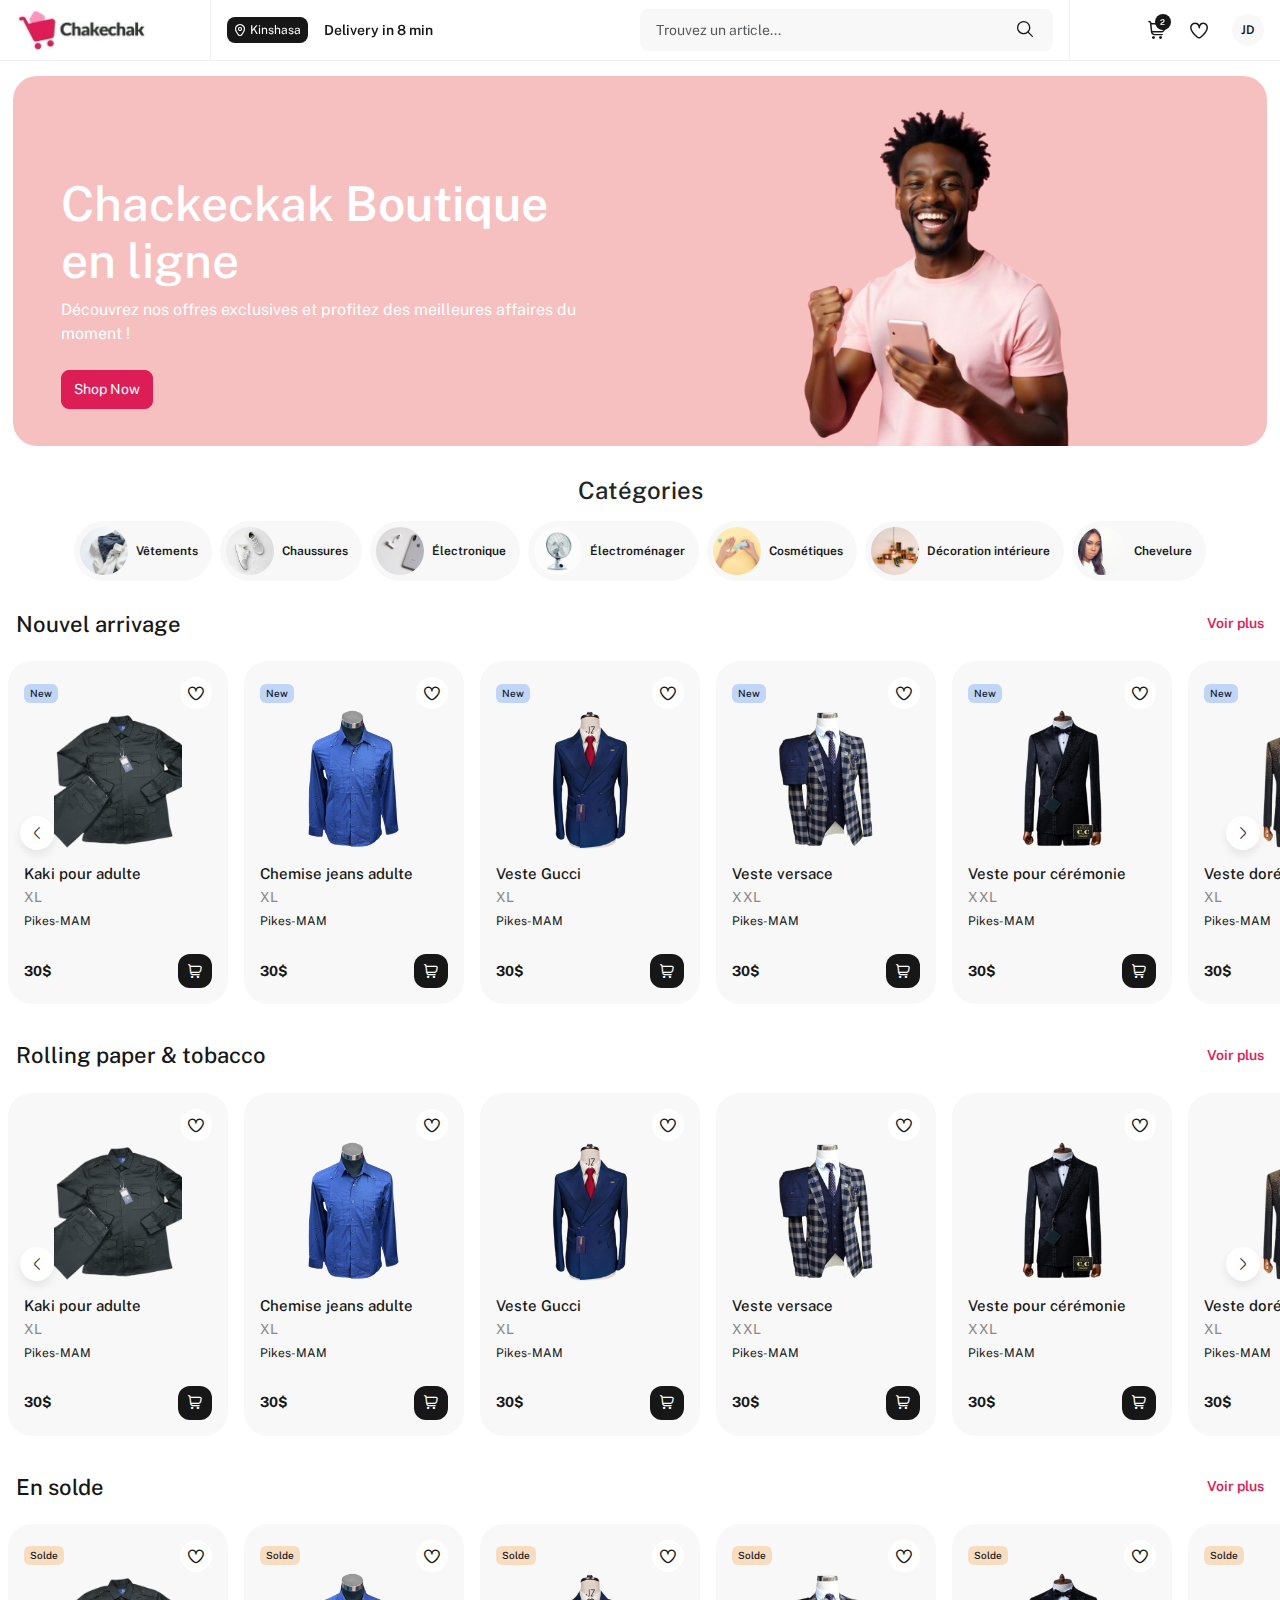
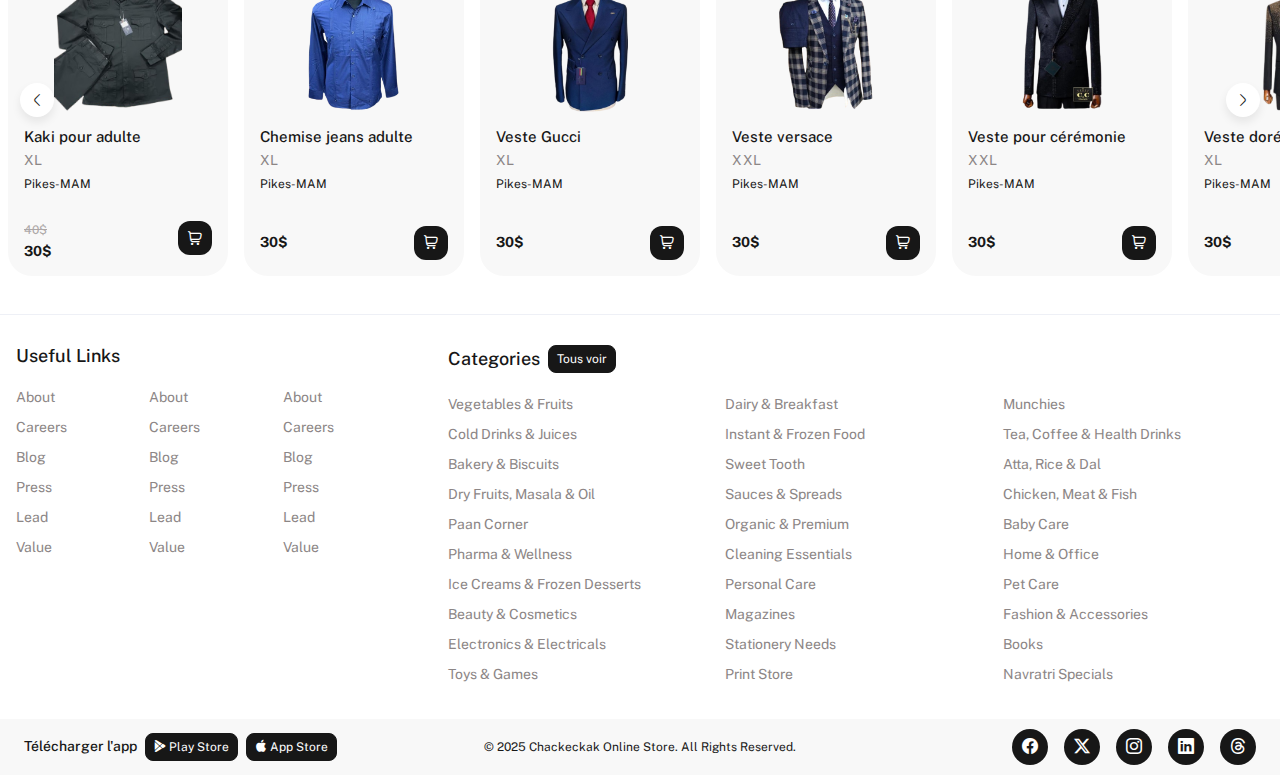
<file: index.html>
<!DOCTYPE html>
<html lang="en">
  <head>
    <meta charset="UTF-8" />
    <meta name="viewport" content="width=device-width, initial-scale=1.0" />
    <title>Chackeckak - HomePage</title>
    <link
      rel="stylesheet"
      href="https://cdn.jsdelivr.net/npm/bootstrap-icons@1.11.3/font/bootstrap-icons.min.css"
    />
    <link rel="stylesheet" href="css/bootstrap.min.css" />
    <link rel="stylesheet" href="css/uicons-regular-rounded.css" />
    <link rel="stylesheet" href="css/uicons-solid-rounded.css" />
    <link rel="stylesheet" href="css/app.css" />
  </head>
  <body>
    <div class="global-div">
      <div class="wrapper d-flex flex-column">
        <!-- NAVBAR -->
        <header class="fixed-top">
          <nav class="navbar">
            <div class="content-nav w-100">
              <div class="container-fluid px-lg-3 px-xxl-4">
                <div class="row g-lg-3 g-1">
                  <div class="col-lg-3 col-xl-2 col-3">
                    <div
                      class="d-flex align-items-center gap-lg-3 gap-xxl-5 gap-3 h-100"
                    >
                      <a
                        href="index.html"
                        class="logo-app d-flex align-items-center gap-2"
                      >
                        <img
                          src="images/logoChakeckak.jpeg"
                          alt="logo Chackeckak"
                          class="d-none d-lg-block"
                        />
                        <img
                          src="images/iconApp.jpeg"
                          alt="icon-app"
                          class="d-block d-lg-none"
                        />
                      </a>
                    </div>
                  </div>
                  <div class="col-lg-6 col-xl-8 col-6">
                    <div
                      class="text-center d-flex flex-column justify-content-center info-location d-lg-none h-100"
                    >
                      <p class="mb-0">Livraison</p>
                      <h6 class="mb-0">
                        <i class="fi fi-rr-marker"></i> Kinshasa
                      </h6>
                    </div>
                    <div
                      class="content-nav-center h-100 d-none d-lg-flex align-items-center"
                    >
                      <div class="d-flex align-items-center w-100 gap-lg-5">
                        <div class="d-flex align-items-center gap-lg-3">
                          <div
                            class="content-location d-flex align-items-center gap-1"
                          >
                            <i class="fi fi-rr-marker"></i>
                            <span>Kinshasa</span>
                          </div>
                          <p class="mb-0">Delivery in 8 min</p>
                        </div>
                        <div
                          class="content-search d-flex align-items-center w-50 ms-auto"
                        >
                          <div
                            class="d-flex align-items-center position-relative w-100"
                          >
                            <input
                              type="text"
                              class="form-control form-bg"
                              placeholder="Trouvez un article..."
                            />
                            <div class="block-show-result-search">
                              <!-- <div class="block-impty d-flex flex-column text-center align-items-center gap-1 mt-4">
                                <i class="fi fi-rr-search-alt text md"></i>
                                <p class="text sm muted mb-0">Aucun resultat trouvé</p>
                              </div> -->
                              <div class="block-search-recent flex-wrap mb-2">
                                <div class="item-block">
                                  <a href="#"> Polo </a>
                                  <button class="btn">
                                    <i class="fi fi-rr-cross"></i>
                                  </button>
                                </div>
                                <div class="item-block">
                                  <a href="#"> Jeans </a>
                                  <button class="btn">
                                    <i class="fi fi-rr-cross"></i>
                                  </button>
                                </div>
                                <div class="item-block">
                                  <a href="#"> Chemise </a>
                                  <button class="btn">
                                    <i class="fi fi-rr-cross"></i>
                                  </button>
                                </div>
                                <div class="item-block">
                                  <a href="#"> Radio </a>
                                  <button class="btn">
                                    <i class="fi fi-rr-cross"></i>
                                  </button>
                                </div>
                                <div class="item-block">
                                  <a href="#"> Playstation </a>
                                  <button class="btn">
                                    <i class="fi fi-rr-cross"></i>
                                  </button>
                                </div>
                              </div>
                              <ul class="list-result">
                                <li>
                                  <a href="#">
                                    <i class="fi fi-rr-search me-1"></i>
                                    <span>Patalons</span>
                                  </a>
                                </li>
                                <li>
                                  <a href="#">
                                    <i class="fi fi-rr-search me-1"></i>
                                    <span>Polo</span>
                                  </a>
                                </li>
                                <li>
                                  <a href="#">
                                    <i class="fi fi-rr-search me-1"></i>
                                    <span> Chemise</span>
                                  </a>
                                </li>
                              </ul>
                            </div>
                            <div class="icon-search">
                              <i class="fi fi-rr-search"></i>
                            </div>
                          </div>
                        </div>
                      </div>
                    </div>
                  </div>
                  <div class="col-lg-3 col-xl-2 col-3">
                    <div
                      class="d-flex align-items-center justify-content-end gap-lg-4 gap-3 content-nav-right h-100"
                    >
                      <a
                        href="#panier"
                        class="link-icon d-none d-lg-flex align-items-center justify-content-center tooltip-hover"
                        data-position-tooltip="bottom"
                        data-bs-toggle="offcanvas"
                        aria-controls="offcanvasRight"
                      >
                        <div class="indice">2</div>
                        <i class="fi fi-rr-shopping-cart"></i>
                        <span class="tooltip-indicator"> Panier </span>
                      </a>
                      <a
                        href="favoris.html"
                        class="link-icon d-none d-lg-flex align-items-center justify-content-center tooltip-hover"
                        data-position-tooltip="bottom"
                      >
                        <i class="fi fi-rr-heart"></i>
                        <span class="tooltip-indicator"> Favoris </span>
                      </a>
                      <a
                        href="#"
                        class="link-icon link-search-mobile d-flex d-lg-none align-items-center justify-content-center tooltip-hover"
                      >
                        <i class="fi fi-rr-search"></i>
                      </a>
                      <a
                        href="#"
                        class="link-icon d-flex d-lg-none align-items-center justify-content-center tooltip-hover"
                        data-position-tooltip="bottom"
                      >
                        <div class="indice">2</div>
                        <i class="fi fi-rr-bell"></i>
                      </a>
                      <div class="dropdown d-none d-lg-block">
                        <a
                          href="#"
                          class="d-flex"
                          data-bs-toggle="dropdown"
                          aria-expanded="false"
                        >
                          <div class="avatar">
                            <div class="icon-avatar">
                              JD
                              <!-- <i class="fi fi-rr-user"></i> -->
                            </div>
                          </div>
                        </a>
                        <ul class="dropdown-menu dropdown-menu-end lg">
                          <div class="d-flex align-items-center gap-2">
                            <div class="avatar">
                              <div class="icon-avatar">
                                <i class="fi fi-rr-user"></i>
                              </div>
                            </div>
                            <div class="info-user">
                              <h6 class="mb-0 sm text">John Doe</h6>
                              <p class="text xm muted mb-0">Super admin</p>
                            </div>
                          </div>
                          <hr class="my-2" />
                          <li>
                            <a
                              class="dropdown-item d-flex align-items-center gap-2"
                              href="dashboardClient.html"
                            >
                              <i class="fi fi-rr-apps"></i>
                             Dashboard
                            </a>
                          </li>
                          <li>
                            <a
                              class="dropdown-item d-flex align-items-center gap-2"
                              href="#"
                            >
                              <i class="fi fi-rr-user"></i>
                              Mon profil
                            </a>
                          </li>
                          <li>
                            <a
                              class="dropdown-item d-flex align-items-center gap-2"
                              href="mescommandes.html"
                            >
                              <i class="fi fi-rr-shopping-cart"></i>
                              Mes commandes
                            </a>
                          </li>
                          <li>
                            <a
                              class="dropdown-item d-flex align-items-center gap-2"
                              href="#"
                            >
                              <i class="fi fi-rr-bell"></i>
                              Notifications
                            </a>
                          </li>
                          <li class="li-border">
                            <a
                              class="dropdown-item d-flex align-items-center gap-2"
                              href="#"
                            >
                              <i class="fi fi-rr-sign-out-alt"></i>
                              Déconnexion
                            </a>
                          </li>
                        </ul>
                      </div>
                    </div>
                  </div>
                </div>
              </div>
            </div>
          </nav>
        </header>
        <!-- NAVBAR -->

        <div class="content-page flex-grow-1">
          <!-- SEARCH -->
          <!-- <div
            class="content-search-lg d-flex d-lg-none mt-2 align-items-center container-fluid"
          >
            <div class="d-flex align-items-center position-relative w-100">
              <input
                type="text"
                class="form-control form-bg"
                placeholder="Trouvez un article..."
              />
              <div class="icon-search">
                <i class="fi fi-rr-search"></i>
              </div>
            </div>
          </div> -->
          <!-- SEARCH -->

          <!-- BANNER -->
          <section class="banner mt-lg-3 mt-1">
            <div class="content-banner mx-auto d-flex flex-column">
              <div class="container-fluid px-lg-5 my-auto">
                <div class="row g-lg-3 g-2 align-items-lg-center">
                  <div class="col-lg-6 col-8">
                    <div class="content-banner-left">
                      <div class="content-banner-left-center">
                        <h1 class="title-banner mb-lg-2 mt-2 mt-lg-0">
                          Chackeckak <span>Boutique</span> <br />
                          en ligne
                        </h1>
                        <p class="desc-banner mb-lg-4">
                          Découvrez nos offres exclusives et profitez des
                          meilleures affaires du moment !
                        </p>
                        <div class="content-banner-left-bottom">
                          <a href="category.html" class="btn btn-default btn-primary"
                            >Shop Now</a
                          >
                        </div>
                      </div>
                    </div>
                  </div>
                  <div class="col-lg-6 col-4">
                    <div class="content-banner-right">
                      <div class="circle"></div>
                      <img src="images/man.png" alt="banner" />
                    </div>
                  </div>
                </div>
              </div>
            </div>
          </section>
          <!-- BANNER -->

          <!-- GATEGORY -->
          <section class="slide-category pb-0">
            <div class="container-fluid px-lg-4">
              <div
                class="d-flex align-items-center justify-content-lg-center text-center gap-2 mb-lg-3 mb-3"
              >
                <h2 class="mb-0">Catégories</h2>
                <a
                  href="#categorie"
                  data-bs-toggle="offcanvas"
                  aria-controls="offcanvasRight"
                  class="link ms-auto d-lg-none"
                >
                  Voir plus
                </a>
              </div>
            </div>
            <div
              class="content-category d-flex gap-lg-2 flex-lg-wrap flex-nowrap justify-content-lg-center justify-content-start gap-1 w-100 px-lg-3 px-xxl-4 px-2"
            >
              <div class="idem-category d-flex align-items-center gap-2">
                <div class="img-category mx-auto">
                  <img
                    src="images/vet1.jpg"
                    alt="vetement"
                    class="w-100 h-100 object-fit-cover"
                  />
                </div>
                <div class="title-category text-center">
                  <h3 class="mb-0">Vêtements</h3>
                </div>
                <a href="category.html" class="stretched-link"></a>
              </div>
              <div class="idem-category d-flex align-items-center gap-2">
                <div class="img-category mx-auto">
                  <img
                    src="images/chau.jpg"
                    alt="chaussure"
                    class="w-100 h-100 object-fit-cover"
                  />
                </div>
                <div class="title-category text-center">
                  <h3 class="mb-0">Chaussures</h3>
                </div>
                <a href="category.html" class="stretched-link"></a>
              </div>
              <div class="idem-category d-flex align-items-center gap-2">
                <div class="img-category mx-auto">
                  <img
                    src="images/electro.jpg"
                    alt="electronique"
                    class="w-100 h-100 object-fit-cover"
                  />
                </div>
                <div class="title-category text-center">
                  <h3 class="mb-0">Électronique</h3>
                </div>
                <a href="category.html" class="stretched-link"></a>
              </div>
              <div class="idem-category d-flex align-items-center gap-2">
                <div class="img-category mx-auto">
                  <img
                    src="images/elecM.jpg"
                    alt="electromenager"
                    class="w-100 h-100 object-fit-cover"
                  />
                </div>
                <div class="title-category text-center">
                  <h3 class="mb-0">Électroménager</h3>
                </div>
                <a href="category.html" class="stretched-link"></a>
              </div>
              <div class="idem-category d-flex align-items-center gap-2">
                <div class="img-category mx-auto">
                  <img
                    src="images/cost.jpg"
                    alt="costmetique"
                    class="w-100 h-100 object-fit-cover"
                  />
                </div>
                <div class="title-category text-center">
                  <h3 class="mb-0">Cosmétiques</h3>
                </div>
                <a href="category.html" class="stretched-link"></a>
              </div>
              <div class="idem-category d-flex align-items-center gap-2">
                <div class="img-category mx-auto">
                  <img
                    src="images/deco.jpg"
                    alt="food"
                    class="w-100 h-100 object-fit-cover"
                  />
                </div>
                <div class="title-category text-center">
                  <h3 class="mb-0">Décoration intérieure</h3>
                </div>
                <a href="category.html" class="stretched-link"></a>
              </div>
              <div class="idem-category d-flex align-items-center gap-2">
                <div class="img-category mx-auto">
                  <img
                    src="images/chev.jpg"
                    alt="Chevelure"
                    class="w-100 h-100 object-fit-cover"
                  />
                </div>
                <div class="title-category text-center">
                  <h3 class="mb-0">Chevelure</h3>
                </div>
                <a href="category.html" class="stretched-link"></a>
              </div>
            </div>
          </section>
          <!-- GATEGORY -->

          <!-- PRODUCTS -->
          <section class="block-product-slide">
            <div class="container-fluid px-lg-3 px-xxl-4 px-2">
              <div class="d-flex align-items-center gap-2 mb-lg-3 mb-3">
                <h2 class="title-block mb-0">Nouvel arrivage</h2>
                <a href="#" class="link ms-auto">Voir plus</a>
              </div>
            </div>
            <div class="position-relative block-scroll-item">
              <div
                class="btn btn btn-scroll-block d-none d-lg-flex btn-scroll-block-left"
              >
                <i class="fi fi-rr-angle-left"></i>
              </div>
              <div
                class="btn btn btn-scroll-block d-none d-lg-flex btn-scroll-block-right"
              >
                <i class="fi fi-rr-angle-right"></i>
              </div>
              <div
                class="content-product px-xxl-4 px-2 py-lg-2 d-flex gap-lg-3 gap-2"
              >
                <div class="item-product d-flex flex-column">
                  <div class="d-flex align-items-center">
                    <div class="badge-product new">
                      New
                    </div>
                    <a href="#" class="like ms-auto">
                      <i class="fi fi-rr-heart"></i>
                    </a>
                  </div>
                  <a href="detail-product.html">
                    <div class="content-img mb-3">
                      <img
                        src="images/kaki.png"
                        alt="img"
                        class="w-100 h-100 object-fit-contain"
                      />
                    </div>
                  </a>
                  <div class="name-article mb-lg-4 mb-3">
                    <h5 class="mb-1">Kaki pour adulte</h5>
                    <p class="mb-0">XL</p>
                    <div
                      class="d-flex align-items-center gap-1 block-name-shop mt-1"
                    >
                      
                      <p class="mb-0 text xm">Pikes-MAM</p>
                    </div>
                  </div>
                  <div
                    class="content-price-cart mt-auto d-flex align-items-center gap-2"
                  >
                    <h6 class="price mb-0">30$</h6>
                    <button class="btn btn-cart ms-auto">
                      <i class="fi fi-rr-shopping-cart"></i>
                    </button>
                  </div>
                </div>
                <div class="item-product d-flex flex-column">
                  <div class="d-flex align-items-center">
                    <div class="badge-product new">
                      New
                    </div>
                    <a href="#" class="like ms-auto">
                      <i class="fi fi-rr-heart"></i>
                    </a>
                  </div>
                  <div class="content-img mb-3">
                    <img
                      src="images/chemise.png"
                      alt="img"
                      class="w-100 h-100 object-fit-contain"
                    />
                  </div>
                  <div class="name-article mb-lg-4 mb-3">
                    <h5 class="mb-1">Chemise jeans adulte</h5>
                    <p class="mb-0">XL</p>
                    <div
                      class="d-flex align-items-center gap-1 block-name-shop mt-1"
                    >
                      
                      <p class="mb-0 text xm">Pikes-MAM</p>
                    </div>
                  </div>
                  <div
                    class="content-price-cart mt-auto d-flex align-items-center gap-2"
                  >
                    <h6 class="price mb-0">30$</h6>
                    <button class="btn btn-cart ms-auto">
                      <i class="fi fi-rr-shopping-cart"></i>
                    </button>
                  </div>
                </div>
                <div class="item-product d-flex flex-column">
                  <div class="d-flex align-items-center">
                    <div class="badge-product new">
                      New
                    </div>
                    <a href="#" class="like ms-auto">
                      <i class="fi fi-rr-heart"></i>
                    </a>
                  </div>
                  <div class="content-img mb-3">
                    <img
                      src="images/veste.png"
                      alt="img"
                      class="w-100 h-100 object-fit-contain"
                    />
                  </div>
                  <div class="name-article mb-lg-4 mb-3">
                    <h5 class="mb-1">Veste Gucci</h5>
                    <p class="mb-0">XL</p>
                    <div
                      class="d-flex align-items-center gap-1 block-name-shop mt-1"
                    >
                      
                      <p class="mb-0 text xm">Pikes-MAM</p>
                    </div>
                  </div>
                  <div
                    class="content-price-cart mt-auto d-flex align-items-center gap-2"
                  >
                    <h6 class="price mb-0">30$</h6>
                    <button class="btn btn-cart ms-auto">
                      <i class="fi fi-rr-shopping-cart"></i>
                    </button>
                  </div>
                </div>
                <div class="item-product d-flex flex-column">
                  <div class="d-flex align-items-center">
                    <div class="badge-product new">
                      New
                    </div>
                    <a href="#" class="like ms-auto">
                      <i class="fi fi-rr-heart"></i>
                    </a>
                  </div>
                  <div class="content-img mb-3">
                    <img
                      src="images/veste1.png"
                      alt="img"
                      class="w-100 h-100 object-fit-contain"
                    />
                  </div>
                  <div class="name-article mb-lg-4 mb-3">
                    <h5 class="mb-1">Veste versace</h5>
                    <p class="mb-0">XXL</p>
                    <div
                      class="d-flex align-items-center gap-1 block-name-shop mt-1"
                    >
                      
                      <p class="mb-0 text xm">Pikes-MAM</p>
                    </div>
                  </div>
                  <div
                    class="content-price-cart mt-auto d-flex align-items-center gap-2"
                  >
                    <h6 class="price mb-0">30$</h6>
                    <button class="btn btn-cart ms-auto">
                      <i class="fi fi-rr-shopping-cart"></i>
                    </button>
                  </div>
                </div>
                <div class="item-product d-flex flex-column">
                  <div class="d-flex align-items-center">
                    <div class="badge-product new">
                      New
                    </div>
                    <a href="#" class="like ms-auto">
                      <i class="fi fi-rr-heart"></i>
                    </a>
                  </div>
                  <div class="content-img mb-3">
                    <img
                      src="images/veste2.png"
                      alt="img"
                      class="w-100 h-100 object-fit-contain"
                    />
                  </div>
                  <div class="name-article mb-lg-4 mb-3">
                    <h5 class="mb-1">Veste pour cérémonie</h5>
                    <p class="mb-0">XXL</p>
                    <div
                      class="d-flex align-items-center gap-1 block-name-shop mt-1"
                    >
                      
                      <p class="mb-0 text xm">Pikes-MAM</p>
                    </div>
                  </div>
                  <div
                    class="content-price-cart mt-auto d-flex align-items-center gap-2"
                  >
                    <h6 class="price mb-0">30$</h6>
                    <button class="btn btn-cart ms-auto">
                      <i class="fi fi-rr-shopping-cart"></i>
                    </button>
                  </div>
                </div>
                <div class="item-product d-flex flex-column">
                  <div class="d-flex align-items-center">
                    <div class="badge-product new">
                      New
                    </div>
                    <a href="#" class="like ms-auto">
                      <i class="fi fi-rr-heart"></i>
                    </a>
                  </div>
                  <div class="content-img mb-3">
                    <img
                      src="images/veste3.png"
                      alt="img"
                      class="w-100 h-100 object-fit-contain"
                    />
                  </div>
                  <div class="name-article mb-lg-4 mb-3">
                    <h5 class="mb-1">Veste doré</h5>
                    <p class="mb-0">XL</p>
                    <div
                      class="d-flex align-items-center gap-1 block-name-shop mt-1"
                    >
                      
                      <p class="mb-0 text xm">Pikes-MAM</p>
                    </div>
                  </div>
                  <div
                    class="content-price-cart mt-auto d-flex align-items-center gap-2"
                  >
                    <h6 class="price mb-0">30$</h6>
                    <button class="btn btn-cart ms-auto">
                      <i class="fi fi-rr-shopping-cart"></i>
                    </button>
                  </div>
                </div>
                <div class="item-product d-flex flex-column">
                  <div class="d-flex align-items-center">
                    <div class="badge-product new">
                      New
                    </div>
                    <a href="#" class="like ms-auto">
                      <i class="fi fi-rr-heart"></i>
                    </a>
                  </div>
                  <div class="content-img mb-3">
                    <img
                      src="images/chemise1.png"
                      alt="img"
                      class="w-100 h-100 object-fit-contain"
                    />
                  </div>
                  <div class="name-article mb-lg-4 mb-3">
                    <h5 class="mb-1">Chemise blache</h5>
                    <p class="mb-0">M</p>
                    <div
                      class="d-flex align-items-center gap-1 block-name-shop mt-1"
                    >
                      
                      <p class="mb-0 text xm">Pikes-MAM</p>
                    </div>
                  </div>
                  <div
                    class="content-price-cart mt-auto d-flex align-items-center gap-2"
                  >
                    <h6 class="price mb-0">30$</h6>
                    <button class="btn btn-cart ms-auto">
                      <i class="fi fi-rr-shopping-cart"></i>
                    </button>
                  </div>
                </div>
              </div>
            </div>
          </section>
          <section class="block-product-slide pt-0">
            <div class="container-fluid px-lg-3 px-xxl-4 px-2">
              <div class="d-flex align-items-center gap-2 mb-lg-3 mb-3">
                <h2 class="title-block mb-0">Rolling paper & tobacco</h2>
                <a href="#" class="link ms-auto">Voir plus</a>
              </div>
            </div>
            <div class="position-relative block-scroll-item">
              <div
                class="btn btn btn-scroll-block d-none d-lg-flex btn-scroll-block-left"
              >
                <i class="fi fi-rr-angle-left"></i>
              </div>
              <div
                class="btn btn btn-scroll-block d-none d-lg-flex btn-scroll-block-right"
              >
                <i class="fi fi-rr-angle-right"></i>
              </div>
              <div
                class="content-product px-xxl-4 px-2 py-lg-2 d-flex gap-lg-3 gap-2"
              >
                <div class="item-product d-flex flex-column">
                  <a href="#" class="like">
                    <i class="fi fi-rr-heart"></i>
                  </a>
                  <div class="content-img mb-3">
                    <img
                      src="images/kaki.png"
                      alt="img"
                      class="w-100 h-100 object-fit-contain"
                    />
                  </div>
                  <div class="name-article mb-lg-4 mb-3">
                    <h5 class="mb-1">Kaki pour adulte</h5>
                    <p class="mb-0">XL</p>
                    <div
                      class="d-flex align-items-center gap-1 block-name-shop mt-1"
                    >
                      
                      <p class="mb-0 text xm">Pikes-MAM</p>
                    </div>
                  </div>
                  <div
                    class="content-price-cart mt-auto d-flex align-items-center gap-2"
                  >
                    <h6 class="price mb-0">30$</h6>
                    <button class="btn btn-cart ms-auto">
                      <i class="fi fi-rr-shopping-cart"></i>
                    </button>
                  </div>
                </div>
                <div class="item-product d-flex flex-column">
                  <a href="#" class="like">
                    <i class="fi fi-rr-heart"></i>
                  </a>
                  <div class="content-img mb-3">
                    <img
                      src="images/chemise.png"
                      alt="img"
                      class="w-100 h-100 object-fit-contain"
                    />
                  </div>
                  <div class="name-article mb-lg-4 mb-3">
                    <h5 class="mb-1">Chemise jeans adulte</h5>
                    <p class="mb-0">XL</p>
                    <div
                      class="d-flex align-items-center gap-1 block-name-shop mt-1"
                    >
                      
                      <p class="mb-0 text xm">Pikes-MAM</p>
                    </div>
                  </div>
                  <div
                    class="content-price-cart mt-auto d-flex align-items-center gap-2"
                  >
                    <h6 class="price mb-0">30$</h6>
                    <button class="btn btn-cart ms-auto">
                      <i class="fi fi-rr-shopping-cart"></i>
                    </button>
                  </div>
                </div>
                <div class="item-product d-flex flex-column">
                  <a href="#" class="like">
                    <i class="fi fi-rr-heart"></i>
                  </a>
                  <div class="content-img mb-3">
                    <img
                      src="images/veste.png"
                      alt="img"
                      class="w-100 h-100 object-fit-contain"
                    />
                  </div>
                  <div class="name-article mb-lg-4 mb-3">
                    <h5 class="mb-1">Veste Gucci</h5>
                    <p class="mb-0">XL</p>
                    <div
                      class="d-flex align-items-center gap-1 block-name-shop mt-1"
                    >
                      
                      <p class="mb-0 text xm">Pikes-MAM</p>
                    </div>
                  </div>
                  <div
                    class="content-price-cart mt-auto d-flex align-items-center gap-2"
                  >
                    <h6 class="price mb-0">30$</h6>
                    <button class="btn btn-cart ms-auto">
                      <i class="fi fi-rr-shopping-cart"></i>
                    </button>
                  </div>
                </div>
                <div class="item-product d-flex flex-column">
                  <a href="#" class="like">
                    <i class="fi fi-rr-heart"></i>
                  </a>
                  <div class="content-img mb-3">
                    <img
                      src="images/veste1.png"
                      alt="img"
                      class="w-100 h-100 object-fit-contain"
                    />
                  </div>
                  <div class="name-article mb-lg-4 mb-3">
                    <h5 class="mb-1">Veste versace</h5>
                    <p class="mb-0">XXL</p>
                    <div
                      class="d-flex align-items-center gap-1 block-name-shop mt-1"
                    >
                      
                      <p class="mb-0 text xm">Pikes-MAM</p>
                    </div>
                  </div>
                  <div
                    class="content-price-cart mt-auto d-flex align-items-center gap-2"
                  >
                    <h6 class="price mb-0">30$</h6>
                    <button class="btn btn-cart ms-auto">
                      <i class="fi fi-rr-shopping-cart"></i>
                    </button>
                  </div>
                </div>
                <div class="item-product d-flex flex-column">
                  <a href="#" class="like">
                    <i class="fi fi-rr-heart"></i>
                  </a>
                  <div class="content-img mb-3">
                    <img
                      src="images/veste2.png"
                      alt="img"
                      class="w-100 h-100 object-fit-contain"
                    />
                  </div>
                  <div class="name-article mb-lg-4 mb-3">
                    <h5 class="mb-1">Veste pour cérémonie</h5>
                    <p class="mb-0">XXL</p>
                    <div
                      class="d-flex align-items-center gap-1 block-name-shop mt-1"
                    >
                      
                      <p class="mb-0 text xm">Pikes-MAM</p>
                    </div>
                  </div>
                  <div
                    class="content-price-cart mt-auto d-flex align-items-center gap-2"
                  >
                    <h6 class="price mb-0">30$</h6>
                    <button class="btn btn-cart ms-auto">
                      <i class="fi fi-rr-shopping-cart"></i>
                    </button>
                  </div>
                </div>
                <div class="item-product d-flex flex-column">
                  <a href="#" class="like">
                    <i class="fi fi-rr-heart"></i>
                  </a>
                  <div class="content-img mb-3">
                    <img
                      src="images/veste3.png"
                      alt="img"
                      class="w-100 h-100 object-fit-contain"
                    />
                  </div>
                  <div class="name-article mb-lg-4 mb-3">
                    <h5 class="mb-1">Veste doré</h5>
                    <p class="mb-0">XL</p>
                    <div
                      class="d-flex align-items-center gap-1 block-name-shop mt-1"
                    >
                      
                      <p class="mb-0 text xm">Pikes-MAM</p>
                    </div>
                  </div>
                  <div
                    class="content-price-cart mt-auto d-flex align-items-center gap-2"
                  >
                    <h6 class="price mb-0">30$</h6>
                    <button class="btn btn-cart ms-auto">
                      <i class="fi fi-rr-shopping-cart"></i>
                    </button>
                  </div>
                </div>
                <div class="item-product d-flex flex-column">
                  <a href="#" class="like">
                    <i class="fi fi-rr-heart"></i>
                  </a>
                  <div class="content-img mb-3">
                    <img
                      src="images/chemise1.png"
                      alt="img"
                      class="w-100 h-100 object-fit-contain"
                    />
                  </div>
                  <div class="name-article mb-lg-4 mb-3">
                    <h5 class="mb-1">Chemise blache</h5>
                    <p class="mb-0">M</p>
                    <div
                      class="d-flex align-items-center gap-1 block-name-shop mt-1"
                    >
                      
                      <p class="mb-0 text xm">Pikes-MAM</p>
                    </div>
                  </div>
                  <div
                    class="content-price-cart mt-auto d-flex align-items-center gap-2"
                  >
                    <h6 class="price mb-0">30$</h6>
                    <button class="btn btn-cart ms-auto">
                      <i class="fi fi-rr-shopping-cart"></i>
                    </button>
                  </div>
                </div>
              </div>
            </div>
          </section>
          <section class="block-product-slide pt-0">
            <div class="container-fluid px-lg-3 px-xxl-4 px-2">
              <div class="d-flex align-items-center gap-2 mb-lg-3 mb-3">
                <h2 class="title-block mb-0">En solde</h2>
                <a href="#" class="link ms-auto">Voir plus</a>
              </div>
            </div>
            <div class="position-relative block-scroll-item">
              <div
                class="btn btn btn-scroll-block d-none d-lg-flex btn-scroll-block-left"
              >
                <i class="fi fi-rr-angle-left"></i>
              </div>
              <div
                class="btn btn btn-scroll-block d-none d-lg-flex btn-scroll-block-right"
              >
                <i class="fi fi-rr-angle-right"></i>
              </div>
              <div
              class="content-product px-xxl-4 px-2 py-lg-2 d-flex gap-lg-3 gap-2"
            >
              <div class="item-product d-flex flex-column">
                <div class="d-flex align-items-center">
                  <div class="badge-product solde">
                    Solde
                  </div>
                  <a href="#" class="like ms-auto">
                    <i class="fi fi-rr-heart"></i>
                  </a>
                </div>
                <div class="content-img mb-3">
                  <img
                    src="images/kaki.png"
                    alt="img"
                    class="w-100 h-100 object-fit-contain"
                  />
                </div>
                <div class="name-article mb-lg-4 mb-3">
                  <h5 class="mb-1">Kaki pour adulte</h5>
                  <p class="mb-0">XL</p>
                  <div
                    class="d-flex align-items-center gap-1 block-name-shop mt-1"
                  >
                    
                    <p class="mb-0 text xm">Pikes-MAM</p>
                  </div>
                </div>
                <div
                  class="content-price-cart mt-auto d-flex align-items-center gap-2"
                >
                  <div>
                    <div class="price-striker text xm muted mb-1">
                      40$
                    </div>
                    <h6 class="price mb-0">30$</h6>
                  </div>
                  <button class="btn btn-cart ms-auto">
                    <i class="fi fi-rr-shopping-cart"></i>
                  </button>
                </div>
              </div>
              <div class="item-product d-flex flex-column">
                <div class="d-flex align-items-center">
                  <div class="badge-product solde">
                    Solde
                  </div>
                  <a href="#" class="like ms-auto">
                    <i class="fi fi-rr-heart"></i>
                  </a>
                </div>
                <div class="content-img mb-3">
                  <img
                    src="images/chemise.png"
                    alt="img"
                    class="w-100 h-100 object-fit-contain"
                  />
                </div>
                <div class="name-article mb-lg-4 mb-3">
                  <h5 class="mb-1">Chemise jeans adulte</h5>
                  <p class="mb-0">XL</p>
                  <div
                    class="d-flex align-items-center gap-1 block-name-shop mt-1"
                  >
                    
                    <p class="mb-0 text xm">Pikes-MAM</p>
                  </div>
                </div>
                <div
                  class="content-price-cart mt-auto d-flex align-items-center gap-2"
                >
                  <h6 class="price mb-0">30$</h6>
                  <button class="btn btn-cart ms-auto">
                    <i class="fi fi-rr-shopping-cart"></i>
                  </button>
                </div>
              </div>
              <div class="item-product d-flex flex-column">
                <div class="d-flex align-items-center">
                  <div class="badge-product solde">
                    Solde
                  </div>
                  <a href="#" class="like ms-auto">
                    <i class="fi fi-rr-heart"></i>
                  </a>
                </div>
                <div class="content-img mb-3">
                  <img
                    src="images/veste.png"
                    alt="img"
                    class="w-100 h-100 object-fit-contain"
                  />
                </div>
                <div class="name-article mb-lg-4 mb-3">
                  <h5 class="mb-1">Veste Gucci</h5>
                  <p class="mb-0">XL</p>
                  <div
                    class="d-flex align-items-center gap-1 block-name-shop mt-1"
                  >
                    
                    <p class="mb-0 text xm">Pikes-MAM</p>
                  </div>
                </div>
                <div
                  class="content-price-cart mt-auto d-flex align-items-center gap-2"
                >
                  <h6 class="price mb-0">30$</h6>
                  <button class="btn btn-cart ms-auto">
                    <i class="fi fi-rr-shopping-cart"></i>
                  </button>
                </div>
              </div>
              <div class="item-product d-flex flex-column">
                <div class="d-flex align-items-center">
                  <div class="badge-product solde">
                    Solde
                  </div>
                  <a href="#" class="like ms-auto">
                    <i class="fi fi-rr-heart"></i>
                  </a>
                </div>
                <div class="content-img mb-3">
                  <img
                    src="images/veste1.png"
                    alt="img"
                    class="w-100 h-100 object-fit-contain"
                  />
                </div>
                <div class="name-article mb-lg-4 mb-3">
                  <h5 class="mb-1">Veste versace</h5>
                  <p class="mb-0">XXL</p>
                  <div
                    class="d-flex align-items-center gap-1 block-name-shop mt-1"
                  >
                    
                    <p class="mb-0 text xm">Pikes-MAM</p>
                  </div>
                </div>
                <div
                  class="content-price-cart mt-auto d-flex align-items-center gap-2"
                >
                  <h6 class="price mb-0">30$</h6>
                  <button class="btn btn-cart ms-auto">
                    <i class="fi fi-rr-shopping-cart"></i>
                  </button>
                </div>
              </div>
              <div class="item-product d-flex flex-column">
                <div class="d-flex align-items-center">
                  <div class="badge-product solde">
                    Solde
                  </div>
                  <a href="#" class="like ms-auto">
                    <i class="fi fi-rr-heart"></i>
                  </a>
                </div>
                <div class="content-img mb-3">
                  <img
                    src="images/veste2.png"
                    alt="img"
                    class="w-100 h-100 object-fit-contain"
                  />
                </div>
                <div class="name-article mb-lg-4 mb-3">
                  <h5 class="mb-1">Veste pour cérémonie</h5>
                  <p class="mb-0">XXL</p>
                  <div
                    class="d-flex align-items-center gap-1 block-name-shop mt-1"
                  >
                    
                    <p class="mb-0 text xm">Pikes-MAM</p>
                  </div>
                </div>
                <div
                  class="content-price-cart mt-auto d-flex align-items-center gap-2"
                >
                  <h6 class="price mb-0">30$</h6>
                  <button class="btn btn-cart ms-auto">
                    <i class="fi fi-rr-shopping-cart"></i>
                  </button>
                </div>
              </div>
              <div class="item-product d-flex flex-column">
                <div class="d-flex align-items-center">
                  <div class="badge-product solde">
                    Solde
                  </div>
                  <a href="#" class="like ms-auto">
                    <i class="fi fi-rr-heart"></i>
                  </a>
                </div>
                <div class="content-img mb-3">
                  <img
                    src="images/veste3.png"
                    alt="img"
                    class="w-100 h-100 object-fit-contain"
                  />
                </div>
                <div class="name-article mb-lg-4 mb-3">
                  <h5 class="mb-1">Veste doré</h5>
                  <p class="mb-0">XL</p>
                  <div
                    class="d-flex align-items-center gap-1 block-name-shop mt-1"
                  >
                    
                    <p class="mb-0 text xm">Pikes-MAM</p>
                  </div>
                </div>
                <div
                  class="content-price-cart mt-auto d-flex align-items-center gap-2"
                >
                  <h6 class="price mb-0">30$</h6>
                  <button class="btn btn-cart ms-auto">
                    <i class="fi fi-rr-shopping-cart"></i>
                  </button>
                </div>
              </div>
              <div class="item-product d-flex flex-column">
                <div class="d-flex align-items-center">
                  <div class="badge-product solde">
                    Solde
                  </div>
                  <a href="#" class="like ms-auto">
                    <i class="fi fi-rr-heart"></i>
                  </a>
                </div>
                <div class="content-img mb-3">
                  <img
                    src="images/chemise1.png"
                    alt="img"
                    class="w-100 h-100 object-fit-contain"
                  />
                </div>
                <div class="name-article mb-lg-4 mb-3">
                  <h5 class="mb-1">Chemise blache</h5>
                  <p class="mb-0">M</p>
                  <div
                    class="d-flex align-items-center gap-1 block-name-shop mt-1"
                  >
                    
                    <p class="mb-0 text xm">Pikes-MAM</p>
                  </div>
                </div>
                <div
                  class="content-price-cart mt-auto d-flex align-items-center gap-2"
                >
                  <h6 class="price mb-0">30$</h6>
                  <button class="btn btn-cart ms-auto">
                    <i class="fi fi-rr-shopping-cart"></i>
                  </button>
                </div>
              </div>
            </div>
            </div>
          </section>
          <!-- PRODUCTS -->
        </div>

        <!-- FOOTER -->
        <footer class="footer-page d-none d-lg-block">
          <div class="content-footer">
            <div class="container-fluid px-lg-3 px-xxl-4">
              <div class="row g-lg-4 g-xl-5">
                <div class="col-lg-5 col-xl-4">
                  <h4 class="title-footer mb-lg-3">Useful Links</h4>
                  <div class="row g-lg-3 g-2">
                    <div class="col-lg-4">
                      <ul class="list-link-footer">
                        <li>
                          <a href="#">About</a>
                        </li>
                        <li>
                          <a href="#">Careers</a>
                        </li>
                        <li>
                          <a href="#">Blog</a>
                        </li>
                        <li>
                          <a href="#">Press</a>
                        </li>
                        <li>
                          <a href="#">Lead</a>
                        </li>
                        <li>
                          <a href="#">Value</a>
                        </li>
                      </ul>
                    </div>
                    <div class="col-lg-4">
                      <ul class="list-link-footer">
                        <li>
                          <a href="#">About</a>
                        </li>
                        <li>
                          <a href="#">Careers</a>
                        </li>
                        <li>
                          <a href="#">Blog</a>
                        </li>
                        <li>
                          <a href="#">Press</a>
                        </li>
                        <li>
                          <a href="#">Lead</a>
                        </li>
                        <li>
                          <a href="#">Value</a>
                        </li>
                      </ul>
                    </div>
                    <div class="col-lg-4">
                      <ul class="list-link-footer">
                        <li>
                          <a href="#">About</a>
                        </li>
                        <li>
                          <a href="#">Careers</a>
                        </li>
                        <li>
                          <a href="#">Blog</a>
                        </li>
                        <li>
                          <a href="#">Press</a>
                        </li>
                        <li>
                          <a href="#">Lead</a>
                        </li>
                        <li>
                          <a href="#">Value</a>
                        </li>
                      </ul>
                    </div>
                  </div>
                </div>
                <div class="col-lg-7 col-xl-8">
                  <div class="d-flex align-items-center gap-2 mb-lg-3">
                    <h4 class="title-footer mb-0">Categories</h4>
                    <a
                      href="#categorie"
                      data-bs-toggle="offcanvas"
                      aria-controls="offcanvasRight"
                      class="btn btn-black btn-sm"
                      >Tous voir</a
                    >
                  </div>
                  <div class="row g-lg-3 g-2">
                    <div class="col-lg-4">
                      <ul class="list-link-footer">
                        <li>
                          <a href="#">Vegetables & Fruits</a>
                        </li>
                        <li>
                          <a href="#">Cold Drinks & Juices</a>
                        </li>
                        <li>
                          <a href="#">Bakery & Biscuits</a>
                        </li>
                        <li>
                          <a href="#">Dry Fruits, Masala & Oil</a>
                        </li>
                        <li>
                          <a href="#">Paan Corner</a>
                        </li>
                        <li>
                          <a href="#">Pharma & Wellness</a>
                        </li>
                        <li>
                          <a href="#">Ice Creams & Frozen Desserts</a>
                        </li>
                        <li>
                          <a href="#">Beauty & Cosmetics</a>
                        </li>
                        <li>
                          <a href="#">Electronics & Electricals</a>
                        </li>
                        <li>
                          <a href="#">Toys & Games</a>
                        </li>
                      </ul>
                    </div>
                    <div class="col-lg-4">
                      <ul class="list-link-footer">
                        <li>
                          <a href="#">Dairy & Breakfast</a>
                        </li>
                        <li>
                          <a href="#">Instant & Frozen Food</a>
                        </li>
                        <li>
                          <a href="#">Sweet Tooth</a>
                        </li>
                        <li>
                          <a href="#">Sauces & Spreads</a>
                        </li>
                        <li>
                          <a href="#">Organic & Premium</a>
                        </li>
                        <li>
                          <a href="#">Cleaning Essentials</a>
                        </li>
                        <li>
                          <a href="#">Personal Care</a>
                        </li>
                        <li>
                          <a href="#">Magazines</a>
                        </li>
                        <li>
                          <a href="#">Stationery Needs</a>
                        </li>
                        <li>
                          <a href="#">Print Store</a>
                        </li>
                      </ul>
                    </div>
                    <div class="col-lg-4">
                      <ul class="list-link-footer">
                        <li>
                          <a href="#">Munchies</a>
                        </li>
                        <li>
                          <a href="#">Tea, Coffee & Health Drinks</a>
                        </li>
                        <li>
                          <a href="#">Atta, Rice & Dal</a>
                        </li>
                        <li>
                          <a href="#">Chicken, Meat & Fish</a>
                        </li>
                        <li>
                          <a href="#">Baby Care</a>
                        </li>
                        <li>
                          <a href="#">Home & Office</a>
                        </li>
                        <li>
                          <a href="#">Pet Care</a>
                        </li>
                        <li>
                          <a href="#">Fashion & Accessories</a>
                        </li>
                        <li>
                          <a href="#">Books</a>
                        </li>
                        <li>
                          <a href="#">Navratri Specials</a>
                        </li>
                      </ul>
                    </div>
                  </div>
                </div>
              </div>
            </div>
          </div>
          <div class="footer-bottom">
            <div class="container-fluid px-lg-3 px-xl-4">
              <div class="row g-lg-3 g-2 align-items-center">
                <div class="col-lg-4">
                  <div class="d-flex align-items-center gap-2 flex-wrap">
                    <h6 class="mb-0">Télécharger l'app</h6>
                    <a href="#" class="btn btn-black btn-sm">
                      <i class="bi bi-google-play"></i>
                      Play Store
                    </a>
                    <a href="#" class="btn btn-black btn-sm">
                      <i class="bi bi-apple"></i>
                      App Store
                    </a>
                  </div>
                </div>
                <div class="col-lg-4">
                  <div class="text-lg-center">
                    <p class="mb-0">
                      © 2025 Chackeckak Online Store. All Rights Reserved.
                    </p>
                  </div>
                </div>
                <div class="col-lg-4">
                  <div
                    class="d-flex align-items-center gap-lg-3 gap-2 justify-content-lg-end"
                  >
                    <a href="#" class="link-network">
                      <i class="bi bi-facebook"></i>
                    </a>
                    <a href="#" class="link-network">
                      <i class="bi bi-twitter-x"></i>
                    </a>
                    <a href="#" class="link-network">
                      <i class="bi bi-instagram"></i>
                    </a>
                    <a href="#" class="link-network">
                      <i class="bi bi-linkedin"></i>
                    </a>
                    <a href="#" class="link-network">
                      <i class="bi bi-threads"></i>
                    </a>
                  </div>
                </div>
              </div>
            </div>
          </div>
        </footer>
        <!-- FOOTER -->

        <!-- TABBAR -->
        <div class="tabBar position-fixed d-lg-none">
          <div class="content-tab d-flex gap-4">
            <a
              href="index.html"
              class="active d-flex link-tab flex-column flex-1 align-items-center text-center"
            >
              <div class="icon">
                <i class="fi fi-rr-home"></i>
              </div>
              <span>Accueil</span>
            </a>
            <a
              href="index.html"
              class="d-flex link-tab flex-column flex-1 align-items-center text-center"
            >
              <div class="icon">
                <i class="fi fi-rr-apps"></i>
              </div>
              <span>Categories</span>
            </a>
            <a
              href="#panier"
              data-bs-toggle="offcanvas"
              aria-controls="offcanvasRight"
              class="d-flex link-tab flex-column flex-1 align-items-center text-center"
            >
              <div class="icon">
                <div class="indice">2</div>
                <i class="fi fi-rr-shopping-cart"></i>
              </div>
              <span>Panier</span>
            </a>
            <a
              href="favoris.html"
              class="d-flex link-tab flex-column flex-1 align-items-center text-center"
            >
              <div class="icon">
                <i class="fi fi-rr-heart"></i>
              </div>
              <span>Favoris</span>
            </a>
            <a
              href="dashboardClient.html"
              class="d-flex link-tab flex-column flex-1 align-items-center text-center"
            >
              <div class="icon">
                <i class="fi fi-rr-user"></i>
              </div>
              <span>Compte</span>
            </a>
          </div>
        </div>
        <div class="container-fluid">
          <div class="row g-lg-3 g-2">
            <div class="col-lg-3 col-xl-2"></div>
            <div class="col-lg-6 col-xl-8"></div>
            <div class="col-lg-3 col-xl-2"></div>
          </div>
        </div>
        <!-- TABBAR -->

        <!-- BLOCK-SEARCH-MOBILE -->
        <div class="block-search-mobile d-flex d-lg-none lex-column">
          <div class="navSearch">
            <div class="container-fluid">
              <div class="d-flex align-items-center gap-3">
                <div
                  class="content-search-lg d-flex d-lg-none mt-2 align-items-center w-100"
                >
                  <div
                    class="d-flex align-items-center position-relative w-100"
                  >
                    <input
                      type="text"
                      class="form-control form-bg"
                      placeholder="Trouvez un article..."
                    />
                    <div class="icon-search">
                      <i class="fi fi-rr-search"></i>
                    </div>
                  </div>
                </div>
                <div class="close-block-search-mobile">
                  <i class="fi fi-rr-cross"></i>
                </div>
              </div>
            </div>
          </div>
          <div class="body">
            <section class="block-favoris pt-0">
              <div class="container-fluid px-lg-3 px-xl-4">
                <div class="text-start mt-3">
                  <h2 class="title-block mb-lg-3 mb-2">Recherche(Resultat)</h2>
                </div>
                <ul
                  class="list-nav-filter d-flex align-items-center mb-lg-4 mb-3"
                >
                  <li>
                    <a href="#" class="active"> Tous </a>
                  </li>
                  <li>
                    <a href="#"> Vêtements </a>
                  </li>
                  <li>
                    <a href="#"> Vêtements </a>
                  </li>
                </ul>
                <div class="row g-lg-3 g-2">
                  <div class="col-lg-3 col-6 col-xl-2">
                    <div class="card card-product sm">
                      <a href="#" class="like">
                        <i class="fi fi-rr-heart"></i>
                      </a>
                      <div class="content-img mb-3">
                        <img
                          src="images/kaki.png"
                          alt="img"
                          class="w-100 h-100 object-fit-contain"
                        />
                      </div>
                      <div class="name-article mb-lg-3 mb-2">
                        <h5 class="mb-1">Kaki pour adulte</h5>
                        <p class="mb-0">XXl</p>
                      </div>
                      <div
                        class="content-price-cart mt-auto d-flex align-items-center gap-2"
                      >
                        <h6 class="price mb-0">30$</h6>
                        <button class="btn btn-cart ms-auto">
                          <i class="fi fi-rr-shopping-cart"></i>
                        </button>
                      </div>
                    </div>
                  </div>
                  <div class="col-lg-3 col-6 col-xl-2">
                    <div class="card card-product sm">
                      <a href="#" class="like">
                        <i class="fi fi-rr-heart"></i>
                      </a>
                      <div class="content-img mb-3">
                        <img
                          src="images/chemise.png"
                          alt="img"
                          class="w-100 h-100 object-fit-contain"
                        />
                      </div>
                      <div class="name-article mb-lg-3 mb-2">
                        <h5 class="mb-1">Chemise jeans adulte</h5>
                        <p class="mb-0">Xl</p>
                      </div>
                      <div
                        class="content-price-cart mt-auto d-flex align-items-center gap-2"
                      >
                        <h6 class="price mb-0">30$</h6>
                        <button class="btn btn-cart ms-auto">
                          <i class="fi fi-rr-shopping-cart"></i>
                        </button>
                      </div>
                    </div>
                  </div>
                  <div class="col-lg-3 col-6 col-xl-2">
                    <div class="card card-product sm">
                      <a href="#" class="like">
                        <i class="fi fi-rr-heart"></i>
                      </a>
                      <div class="content-img mb-3">
                        <img
                          src="images/veste.png"
                          alt="img"
                          class="w-100 h-100 object-fit-contain"
                        />
                      </div>
                      <div class="name-article mb-lg-3 mb-2">
                        <h5 class="mb-1">Veste Gucci</h5>
                        <p class="mb-0">Xl</p>
                      </div>
                      <div
                        class="content-price-cart mt-auto d-flex align-items-center gap-2"
                      >
                        <h6 class="price mb-0">30$</h6>
                        <button class="btn btn-cart ms-auto">
                          <i class="fi fi-rr-shopping-cart"></i>
                        </button>
                      </div>
                    </div>
                  </div>
                  <div class="col-lg-3 col-6 col-xl-2">
                    <div class="card card-product sm">
                      <a href="#" class="like">
                        <i class="fi fi-rr-heart"></i>
                      </a>
                      <div class="content-img mb-3">
                        <img
                          src="images/veste1.png"
                          alt="img"
                          class="w-100 h-100 object-fit-contain"
                        />
                      </div>
                      <div class="name-article mb-lg-3 mb-2">
                        <h5 class="mb-1">Veste versace</h5>
                        <p class="mb-0">XXL</p>
                      </div>
                      <div
                        class="content-price-cart mt-auto d-flex align-items-center gap-2"
                      >
                        <h6 class="price mb-0">30$</h6>
                        <button class="btn btn-cart ms-auto">
                          <i class="fi fi-rr-shopping-cart"></i>
                        </button>
                      </div>
                    </div>
                  </div>
                  <div class="col-lg-3 col-6 col-xl-2">
                    <div class="card card-product sm">
                      <a href="#" class="like">
                        <i class="fi fi-rr-heart"></i>
                      </a>
                      <div class="content-img mb-3">
                        <img
                          src="images/veste2.png"
                          alt="img"
                          class="w-100 h-100 object-fit-contain"
                        />
                      </div>
                      <div class="name-article mb-lg-3 mb-2">
                        <h5 class="mb-1">Veste pour cérémonie</h5>
                        <p class="mb-0">XXL</p>
                      </div>
                      <div
                        class="content-price-cart mt-auto d-flex align-items-center gap-2"
                      >
                        <h6 class="price mb-0">30$</h6>
                        <button class="btn btn-cart ms-auto">
                          <i class="fi fi-rr-shopping-cart"></i>
                        </button>
                      </div>
                    </div>
                  </div>
                  <div class="col-lg-3 col-6 col-xl-2">
                    <div class="card card-product sm">
                      <a href="#" class="like">
                        <i class="fi fi-rr-heart"></i>
                      </a>
                      <div class="content-img mb-3">
                        <img
                          src="images/veste3.png"
                          alt="img"
                          class="w-100 h-100 object-fit-contain"
                        />
                      </div>
                      <div class="name-article mb-lg-3 mb-2">
                        <h5 class="mb-1">Veste doré</h5>
                        <p class="mb-0">XL</p>
                      </div>
                      <div
                        class="content-price-cart mt-auto d-flex align-items-center gap-2"
                      >
                        <h6 class="price mb-0">30$</h6>
                        <button class="btn btn-cart ms-auto">
                          <i class="fi fi-rr-shopping-cart"></i>
                        </button>
                      </div>
                    </div>
                  </div>
                  <div class="col-lg-3 col-6 col-xl-2">
                    <div class="card card-product sm">
                      <a href="#" class="like">
                        <i class="fi fi-rr-heart"></i>
                      </a>
                      <div class="content-img mb-3">
                        <img
                          src="images/chemise1.png"
                          alt="img"
                          class="w-100 h-100 object-fit-contain"
                        />
                      </div>
                      <div class="name-article mb-lg-3 mb-2">
                        <h5 class="mb-1">Chemise blache</h5>
                        <p class="mb-0">M</p>
                      </div>
                      <div
                        class="content-price-cart mt-auto d-flex align-items-center gap-2"
                      >
                        <h6 class="price mb-0">30$</h6>
                        <button class="btn btn-cart ms-auto">
                          <i class="fi fi-rr-shopping-cart"></i>
                        </button>
                      </div>
                    </div>
                  </div>
                  <div class="col-lg-3 col-6 col-xl-2">
                    <div class="card card-product sm">
                      <a href="#" class="like">
                        <i class="fi fi-rr-heart"></i>
                      </a>
                      <div class="content-img mb-3">
                        <img
                          src="images/chemise.png"
                          alt="img"
                          class="w-100 h-100 object-fit-contain"
                        />
                      </div>
                      <div class="name-article mb-lg-3 mb-2">
                        <h5 class="mb-1">Chemise jeans adulte</h5>
                        <p class="mb-0">Xl</p>
                      </div>
                      <div
                        class="content-price-cart mt-auto d-flex align-items-center gap-2"
                      >
                        <h6 class="price mb-0">30$</h6>
                        <button class="btn btn-cart ms-auto">
                          <i class="fi fi-rr-shopping-cart"></i>
                        </button>
                      </div>
                    </div>
                  </div>
                  <div class="col-lg-3 col-6 col-xl-2">
                    <div class="card card-product sm">
                      <a href="#" class="like">
                        <i class="fi fi-rr-heart"></i>
                      </a>
                      <div class="content-img mb-3">
                        <img
                          src="images/veste.png"
                          alt="img"
                          class="w-100 h-100 object-fit-contain"
                        />
                      </div>
                      <div class="name-article mb-lg-3 mb-2">
                        <h5 class="mb-1">Veste Gucci</h5>
                        <p class="mb-0">Xl</p>
                      </div>
                      <div
                        class="content-price-cart mt-auto d-flex align-items-center gap-2"
                      >
                        <h6 class="price mb-0">30$</h6>
                        <button class="btn btn-cart ms-auto">
                          <i class="fi fi-rr-shopping-cart"></i>
                        </button>
                      </div>
                    </div>
                  </div>
                  <div class="col-lg-3 col-6 col-xl-2">
                    <div class="card card-product sm">
                      <a href="#" class="like">
                        <i class="fi fi-rr-heart"></i>
                      </a>
                      <div class="content-img mb-3">
                        <img
                          src="images/veste1.png"
                          alt="img"
                          class="w-100 h-100 object-fit-contain"
                        />
                      </div>
                      <div class="name-article mb-lg-3 mb-2">
                        <h5 class="mb-1">Veste versace</h5>
                        <p class="mb-0">XXL</p>
                      </div>
                      <div
                        class="content-price-cart mt-auto d-flex align-items-center gap-2"
                      >
                        <h6 class="price mb-0">30$</h6>
                        <button class="btn btn-cart ms-auto">
                          <i class="fi fi-rr-shopping-cart"></i>
                        </button>
                      </div>
                    </div>
                  </div>
                  <div class="col-lg-3 col-6 col-xl-2">
                    <div class="card card-product sm">
                      <a href="#" class="like">
                        <i class="fi fi-rr-heart"></i>
                      </a>
                      <div class="content-img mb-3">
                        <img
                          src="images/veste2.png"
                          alt="img"
                          class="w-100 h-100 object-fit-contain"
                        />
                      </div>
                      <div class="name-article mb-lg-3 mb-2">
                        <h5 class="mb-1">Veste pour cérémonie</h5>
                        <p class="mb-0">XXL</p>
                      </div>
                      <div
                        class="content-price-cart mt-auto d-flex align-items-center gap-2"
                      >
                        <h6 class="price mb-0">30$</h6>
                        <button class="btn btn-cart ms-auto">
                          <i class="fi fi-rr-shopping-cart"></i>
                        </button>
                      </div>
                    </div>
                  </div>
                  <div class="col-lg-3 col-6 col-xl-2">
                    <div class="card card-product sm">
                      <a href="#" class="like">
                        <i class="fi fi-rr-heart"></i>
                      </a>
                      <div class="content-img mb-3">
                        <img
                          src="images/veste3.png"
                          alt="img"
                          class="w-100 h-100 object-fit-contain"
                        />
                      </div>
                      <div class="name-article mb-lg-3 mb-2">
                        <h5 class="mb-1">Veste doré</h5>
                        <p class="mb-0">XL</p>
                      </div>
                      <div
                        class="content-price-cart mt-auto d-flex align-items-center gap-2"
                      >
                        <h6 class="price mb-0">30$</h6>
                        <button class="btn btn-cart ms-auto">
                          <i class="fi fi-rr-shopping-cart"></i>
                        </button>
                      </div>
                    </div>
                  </div>
                  <div class="col-lg-3 col-6 col-xl-2">
                    <div class="card card-product sm">
                      <a href="#" class="like">
                        <i class="fi fi-rr-heart"></i>
                      </a>
                      <div class="content-img mb-3">
                        <img
                          src="images/kaki.png"
                          alt="img"
                          class="w-100 h-100 object-fit-contain"
                        />
                      </div>
                      <div class="name-article mb-lg-3 mb-2">
                        <h5 class="mb-1">Kaki pour adulte</h5>
                        <p class="mb-0">XXl</p>
                      </div>
                      <div
                        class="content-price-cart mt-auto d-flex align-items-center gap-2"
                      >
                        <h6 class="price mb-0">30$</h6>
                        <button class="btn btn-cart ms-auto">
                          <i class="fi fi-rr-shopping-cart"></i>
                        </button>
                      </div>
                    </div>
                  </div>
                  <div class="col-lg-3 col-6 col-xl-2">
                    <div class="card card-product sm">
                      <a href="#" class="like">
                        <i class="fi fi-rr-heart"></i>
                      </a>
                      <div class="content-img mb-3">
                        <img
                          src="images/chemise.png"
                          alt="img"
                          class="w-100 h-100 object-fit-contain"
                        />
                      </div>
                      <div class="name-article mb-lg-3 mb-2">
                        <h5 class="mb-1">Chemise jeans adulte</h5>
                        <p class="mb-0">Xl</p>
                      </div>
                      <div
                        class="content-price-cart mt-auto d-flex align-items-center gap-2"
                      >
                        <h6 class="price mb-0">30$</h6>
                        <button class="btn btn-cart ms-auto">
                          <i class="fi fi-rr-shopping-cart"></i>
                        </button>
                      </div>
                    </div>
                  </div>
                  <div class="col-lg-3 col-6 col-xl-2">
                    <div class="card card-product sm">
                      <a href="#" class="like">
                        <i class="fi fi-rr-heart"></i>
                      </a>
                      <div class="content-img mb-3">
                        <img
                          src="images/veste.png"
                          alt="img"
                          class="w-100 h-100 object-fit-contain"
                        />
                      </div>
                      <div class="name-article mb-lg-3 mb-2">
                        <h5 class="mb-1">Veste Gucci</h5>
                        <p class="mb-0">Xl</p>
                      </div>
                      <div
                        class="content-price-cart mt-auto d-flex align-items-center gap-2"
                      >
                        <h6 class="price mb-0">30$</h6>
                        <button class="btn btn-cart ms-auto">
                          <i class="fi fi-rr-shopping-cart"></i>
                        </button>
                      </div>
                    </div>
                  </div>
                  <div class="col-lg-3 col-6 col-xl-2">
                    <div class="card card-product sm">
                      <a href="#" class="like">
                        <i class="fi fi-rr-heart"></i>
                      </a>
                      <div class="content-img mb-3">
                        <img
                          src="images/veste1.png"
                          alt="img"
                          class="w-100 h-100 object-fit-contain"
                        />
                      </div>
                      <div class="name-article mb-lg-3 mb-2">
                        <h5 class="mb-1">Veste versace</h5>
                        <p class="mb-0">XXL</p>
                      </div>
                      <div
                        class="content-price-cart mt-auto d-flex align-items-center gap-2"
                      >
                        <h6 class="price mb-0">30$</h6>
                        <button class="btn btn-cart ms-auto">
                          <i class="fi fi-rr-shopping-cart"></i>
                        </button>
                      </div>
                    </div>
                  </div>
                  <div class="col-lg-3 col-6 col-xl-2">
                    <div class="card card-product sm">
                      <a href="#" class="like">
                        <i class="fi fi-rr-heart"></i>
                      </a>
                      <div class="content-img mb-3">
                        <img
                          src="images/veste2.png"
                          alt="img"
                          class="w-100 h-100 object-fit-contain"
                        />
                      </div>
                      <div class="name-article mb-lg-3 mb-2">
                        <h5 class="mb-1">Veste pour cérémonie</h5>
                        <p class="mb-0">XXL</p>
                      </div>
                      <div
                        class="content-price-cart mt-auto d-flex align-items-center gap-2"
                      >
                        <h6 class="price mb-0">30$</h6>
                        <button class="btn btn-cart ms-auto">
                          <i class="fi fi-rr-shopping-cart"></i>
                        </button>
                      </div>
                    </div>
                  </div>
                  <div class="col-lg-3 col-6 col-xl-2">
                    <div class="card card-product sm">
                      <a href="#" class="like">
                        <i class="fi fi-rr-heart"></i>
                      </a>
                      <div class="content-img mb-3">
                        <img
                          src="images/veste3.png"
                          alt="img"
                          class="w-100 h-100 object-fit-contain"
                        />
                      </div>
                      <div class="name-article mb-lg-3 mb-2">
                        <h5 class="mb-1">Veste doré</h5>
                        <p class="mb-0">XL</p>
                      </div>
                      <div
                        class="content-price-cart mt-auto d-flex align-items-center gap-2"
                      >
                        <h6 class="price mb-0">30$</h6>
                        <button class="btn btn-cart ms-auto">
                          <i class="fi fi-rr-shopping-cart"></i>
                        </button>
                      </div>
                    </div>
                  </div>
                </div>
              </div>
            </section>
          </div>
        </div>
        <!-- BLOCK-SEARCH-MOBILE -->
      </div>
    </div>

    <!-- PANIER -->
    <div
      class="offcanvas offcanvas-end"
      tabindex="-1"
      id="panier"
      aria-labelledby="offcanvasRightLabel"
    >
      <div class="offcanvas-header">
        <h5 class="offcanvas-title" id="offcanvasRightLabel">Mon panier</h5>
        <button
          type="button"
          class="btn-close"
          data-bs-dismiss="offcanvas"
          aria-label="Close"
        >
          <i class="fi fi-rr-cross"></i>
        </button>
      </div>
      <div class="offcanvas-body">
        <div class="all-article-in-cart d-flex flex-column gap-2">
          <div class="d-flex align-items-center mb-2">
            <p class="text muted xm mb-0">4 items</p>
            <button class="btn btn-border btn-sm ms-auto">
              Vider mon panier
            </button>
          </div>
          <div class="card card-cart">
            <button href="#" class="btn btn-remove-in-cart">
              <i class="fi fi-rr-cross"></i>
            </button>
            <div class="row g-2 g-lg-3">
              <div class="col-3">
                <div class="block-img">
                  <img
                    src="images/kaki.png"
                    alt="img"
                    class="w-100 h-100 object-fit-contain"
                  />
                </div>
              </div>
              <div class="col-9">
                <div class="row g-2 align-items-center">
                  <div class="col-8">
                    <div class="block-info-article">
                      <h6 class="mb-1">Kaki pour adulte</h6>
                      <p class="mb-1">XXl</p>
                      <div class="price">30$</div>
                    </div>
                  </div>
                  <div class="col-4">
                    <div class="block-quantity">
                      <div class="content-block d-flex align-items-center">
                        <button class="btn btn-action" id="btn-up">
                          <i class="fi fi-rr-moins">
                            <i class="fi fi-sr-minus"></i>
                          </i>
                        </button>
                        <input
                          type="text"
                          class="form-control text-center"
                          value="1"
                        />
                        <button class="btn btn-action" id="btn-down">
                          <i class="fi fi-rr-plus"></i>
                        </button>
                      </div>
                    </div>
                  </div>
                </div>
              </div>
            </div>
          </div>
          <div class="card card-cart">
            <button href="#" class="btn btn-remove-in-cart">
              <i class="fi fi-rr-cross"></i>
            </button>
            <div class="row g-2 g-lg-3">
              <div class="col-3">
                <div class="block-img">
                  <img
                    src="images/chemise.png"
                    alt="img"
                    class="w-100 h-100 object-fit-contain"
                  />
                </div>
              </div>
              <div class="col-9">
                <div class="row g-2 align-items-center">
                  <div class="col-8">
                    <div class="block-info-article">
                      <h6 class="mb-1">Chemise jeans adulte</h6>
                      <p class="mb-1">Xl</p>
                      <div class="price">30$</div>
                    </div>
                  </div>
                  <div class="col-4">
                    <div class="block-quantity">
                      <div class="content-block d-flex align-items-center">
                        <button class="btn btn-action" id="btn-up">
                          <i class="fi fi-rr-moins">
                            <i class="fi fi-sr-minus"></i>
                          </i>
                        </button>
                        <input
                          type="text"
                          class="form-control text-center"
                          value="1"
                        />
                        <button class="btn btn-action" id="btn-down">
                          <i class="fi fi-rr-plus"></i>
                        </button>
                      </div>
                    </div>
                  </div>
                </div>
              </div>
            </div>
          </div>
          <div class="card card-cart">
            <button href="#" class="btn btn-remove-in-cart">
              <i class="fi fi-rr-cross"></i>
            </button>
            <div class="row g-2 g-lg-3">
              <div class="col-3">
                <div class="block-img">
                  <img
                    src="images/veste.png"
                    alt="img"
                    class="w-100 h-100 object-fit-contain"
                  />
                </div>
              </div>
              <div class="col-9">
                <div class="row g-2 align-items-center">
                  <div class="col-8">
                    <div class="block-info-article">
                      <h6 class="mb-1">Veste Gucci</h6>
                      <p class="mb-1">Xl</p>
                      <div class="price">30$</div>
                    </div>
                  </div>
                  <div class="col-4">
                    <div class="block-quantity">
                      <div class="content-block d-flex align-items-center">
                        <button class="btn btn-action" id="btn-up">
                          <i class="fi fi-rr-moins">
                            <i class="fi fi-sr-minus"></i>
                          </i>
                        </button>
                        <input
                          type="text"
                          class="form-control text-center"
                          value="1"
                        />
                        <button class="btn btn-action" id="btn-down">
                          <i class="fi fi-rr-plus"></i>
                        </button>
                      </div>
                    </div>
                  </div>
                </div>
              </div>
            </div>
          </div>
          <div class="card card-cart">
            <button href="#" class="btn btn-remove-in-cart">
              <i class="fi fi-rr-cross"></i>
            </button>
            <div class="row g-2 g-lg-3">
              <div class="col-3">
                <div class="block-img">
                  <img
                    src="images/veste1.png"
                    alt="img"
                    class="w-100 h-100 object-fit-contain"
                  />
                </div>
              </div>
              <div class="col-9">
                <div class="row g-2 align-items-center">
                  <div class="col-8">
                    <div class="block-info-article">
                      <h6 class="mb-1">Veste versace</h6>
                      <p class="mb-1">XXL</p>
                      <div class="price">30$</div>
                    </div>
                  </div>
                  <div class="col-4">
                    <div class="block-quantity">
                      <div class="content-block d-flex align-items-center">
                        <button class="btn btn-action" id="btn-up">
                          <i class="fi fi-rr-moins">
                            <i class="fi fi-sr-minus"></i>
                          </i>
                        </button>
                        <input
                          type="text"
                          class="form-control text-center"
                          value="1"
                        />
                        <button class="btn btn-action" id="btn-down">
                          <i class="fi fi-rr-plus"></i>
                        </button>
                      </div>
                    </div>
                  </div>
                </div>
              </div>
            </div>
          </div>
        </div>
      </div>
      <div class="offcanvas-footer">
        <div class="row align-items-center g-2">
          <div class="col-8">
            <p class="text muted sm mb-1">Total à payer</p>
            <h5 class="text mb-0 fw-bold">120$</h5>
          </div>
          <div class="col-4">
            <a href="#" class="btn btn-default btn-primary w-100">
              Check-out
            </a>
          </div>
        </div>
      </div>
    </div>
    <!-- PANIER -->

    <!-- SIDEBAR-CATEGORY -->
    <div
      class="offcanvas offcanvas-end"
      tabindex="-1"
      id="categorie"
      aria-labelledby="offcanvasRightLabel"
    >
      <div class="offcanvas-header">
        <h5 class="offcanvas-title" id="offcanvasRightLabel">Catégories</h5>
        <button
          type="button"
          class="btn-close"
          data-bs-dismiss="offcanvas"
          aria-label="Close"
        >
          <i class="fi fi-rr-cross"></i>
        </button>
      </div>
      <div class="offcanvas-body">
        <div class="d-flex flex-column">
          <div class="block-content-category">
            <div class="d-flex align-items-center gap-2">
              <div class="img-categoty">
                <img
                  src="images/vet.jpg"
                  alt="img"
                  class="w-100 h-100 object-fit-cover"
                />
              </div>
              <h5 class="text sm mb-0">Vêtements</h5>
            </div>
            <ul class="block-link-category mt-2">
              <li>
                <a href="#" class="active">Hommes</a>
              </li>
              <li>
                <a href="#">Femmes</a>
              </li>
              <li>
                <a href="#">Standards</a>
              </li>
              <li>
                <a href="#">Adultes et enfants</a>
              </li>
            </ul>
          </div>
          <div class="block-content-category">
            <div class="d-flex align-items-center gap-2">
              <div class="img-categoty">
                <img
                  src="images/chau.jpg"
                  alt="img"
                  class="w-100 h-100 object-fit-cover"
                />
              </div>
              <h5 class="text sm mb-0">Chaussures</h5>
            </div>
            <ul class="block-link-category mt-2">
              <li>
                <a href="#" class="active">Hommes</a>
              </li>
              <li>
                <a href="#">Femmes</a>
              </li>
              <li>
                <a href="#">Standards</a>
              </li>
              <li>
                <a href="#">Adultes et enfants</a>
              </li>
            </ul>
          </div>
          <div class="block-content-category">
            <div class="d-flex align-items-center gap-2">
              <div class="img-categoty">
                <img
                  src="images/electro.jpg"
                  alt="img"
                  class="w-100 h-100 object-fit-cover"
                />
              </div>
              <h5 class="text sm mb-0">Électroniques</h5>
            </div>
            <ul class="block-link-category mt-2">
              <li>
                <a href="#" class="active">Hommes</a>
              </li>
              <li>
                <a href="#">Femmes</a>
              </li>
              <li>
                <a href="#">Standards</a>
              </li>
              <li>
                <a href="#">Adultes et enfants</a>
              </li>
            </ul>
          </div>
          <div class="block-content-category">
            <div class="d-flex align-items-center gap-2">
              <div class="img-categoty">
                <img
                  src="images/elecM.jpg"
                  alt="img"
                  class="w-100 h-100 object-fit-cover"
                />
              </div>
              <h5 class="text sm mb-0">Électroménagers</h5>
            </div>
            <ul class="block-link-category mt-2">
              <li>
                <a href="#" class="active">Hommes</a>
              </li>
              <li>
                <a href="#">Femmes</a>
              </li>
              <li>
                <a href="#">Standards</a>
              </li>
              <li>
                <a href="#">Adultes et enfants</a>
              </li>
            </ul>
          </div>
          <div class="block-content-category">
            <div class="d-flex align-items-center gap-2">
              <div class="img-categoty">
                <img
                  src="images/cost.jpg"
                  alt="img"
                  class="w-100 h-100 object-fit-cover"
                />
              </div>
              <h5 class="text sm mb-0">Cosmétiques</h5>
            </div>
            <ul class="block-link-category mt-2">
              <li>
                <a href="#" class="active">Hommes</a>
              </li>
              <li>
                <a href="#">Femmes</a>
              </li>
              <li>
                <a href="#">Standards</a>
              </li>
              <li>
                <a href="#">Adultes et enfants</a>
              </li>
            </ul>
          </div>
          <div class="block-content-category">
            <div class="d-flex align-items-center gap-2">
              <div class="img-categoty">
                <img
                  src="images/deco.jpg"
                  alt="img"
                  class="w-100 h-100 object-fit-cover"
                />
              </div>
              <h5 class="text sm mb-0">Décoration intérieure</h5>
            </div>
            <ul class="block-link-category mt-2">
              <li>
                <a href="#" class="active">Hommes</a>
              </li>
              <li>
                <a href="#">Femmes</a>
              </li>
              <li>
                <a href="#">Standards</a>
              </li>
              <li>
                <a href="#">Adultes et enfants</a>
              </li>
            </ul>
          </div>
          <div class="block-content-category">
            <div class="d-flex align-items-center gap-2">
              <div class="img-categoty">
                <img
                  src="images/chev.jpg"
                  alt="img"
                  class="w-100 h-100 object-fit-cover"
                />
              </div>
              <h5 class="text sm mb-0">Chevelure</h5>
            </div>
            <ul class="block-link-category mt-2">
              <li>
                <a href="#" class="active">Hommes</a>
              </li>
              <li>
                <a href="#">Femmes</a>
              </li>
              <li>
                <a href="#">Standards</a>
              </li>
              <li>
                <a href="#">Adultes et enfants</a>
              </li>
            </ul>
          </div>
        </div>
      </div>
    </div>
    <!-- SIDEBAR-CATEGORY -->
    <script src="js/jquery-3.6.0.min.js"></script>
    <script src="js/bootstrap.bundle.min.js"></script>
    <script>
      $(document).ready(function () {
        $(".link-search-mobile").click(function (e) {
          e.preventDefault();
          $(".block-search-mobile").addClass("show");
          $("body").addClass("overflow-hidden");
        });
        $(".close-block-search-mobile").click(function () {
          $(".block-search-mobile").removeClass("show");
          $("body").removeClass("overflow-hidden");
        });

        $(".btn-scroll-block-left").click(function () {
          $(this).parent().find(".content-product").animate(
            {
              scrollLeft: "-=200px",
            },
            300
          );
        });

        $(".btn-scroll-block-right").click(function () {
          $(this).parent().find(".content-product").animate(
            {
              scrollLeft: "+=200px",
            },
            300
          );
        });
      });
    </script>
  </body>
</html>
</file>
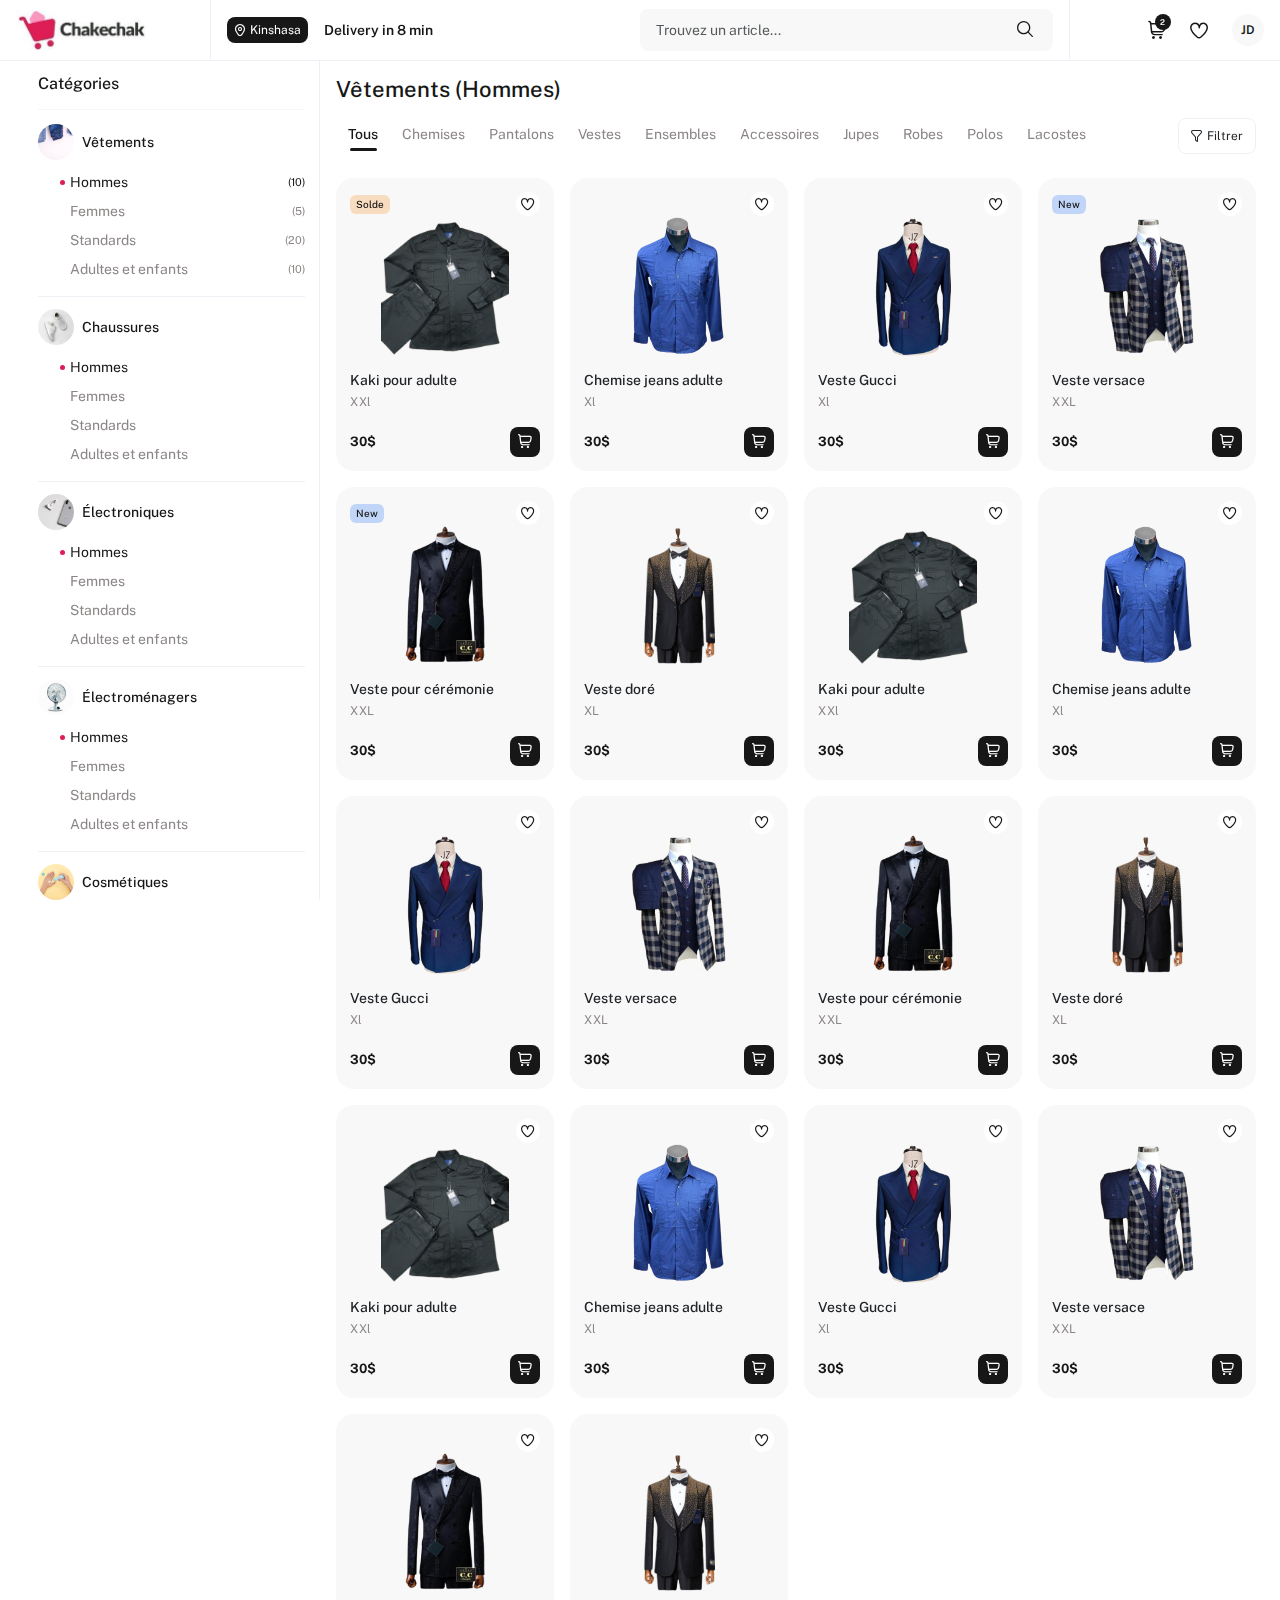
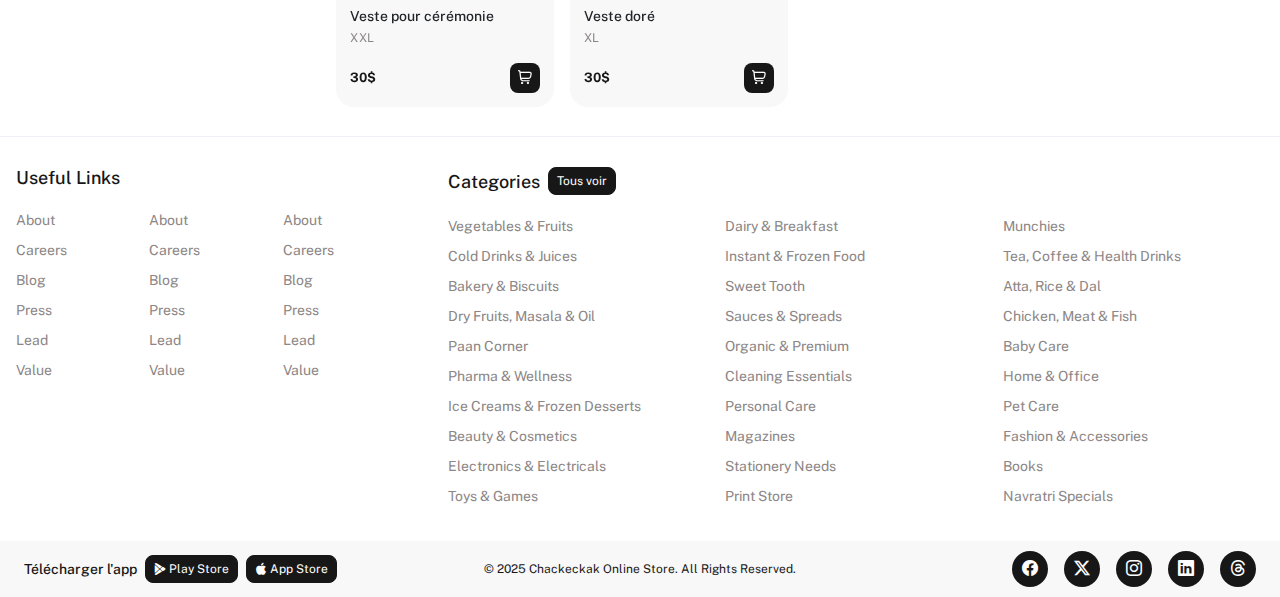
<file: category.html>
<!DOCTYPE html>
<html lang="en">
  <head>
    <meta charset="UTF-8" />
    <meta name="viewport" content="width=device-width, initial-scale=1.0" />
    <title>Chackeckak - Favoris</title>
    <link
      rel="stylesheet"
      href="https://cdn.jsdelivr.net/npm/bootstrap-icons@1.11.3/font/bootstrap-icons.min.css"
    />
    <link rel="stylesheet" href="css/bootstrap.min.css" />
    <link rel="stylesheet" href="css/uicons-regular-rounded.css" />
    <link rel="stylesheet" href="css/uicons-solid-rounded.css" />
    <link rel="stylesheet" href="css/app.css" />
  </head>
  <body>
    <div class="global-div">
      <div class="wrapper d-flex flex-column">
        <!-- NAVBAR -->
        <header class="fixed-top">
          <nav class="navbar">
            <div class="content-nav w-100">
              <div class="container-fluid px-lg-3 px-xxl-4">
                <div class="row g-lg-3 g-1">
                  <div class="col-lg-3 col-xl-2 col-3">
                    <div
                      class="d-flex align-items-center gap-lg-3 gap-xxl-5 gap-3 h-100"
                    >
                      <a
                        href="index.html"
                        class="logo-app d-flex align-items-center gap-2"
                      >
                        <img
                          src="images/logoChakeckak.jpeg"
                          alt="logo Chackeckak"
                          class="d-none d-lg-block"
                        />
                        <img
                          src="images/iconApp.jpeg"
                          alt="icon-app"
                          class="d-block d-lg-none"
                        />
                      </a>
                    </div>
                  </div>
                  <div class="col-lg-6 col-xl-8 col-6">
                    <div
                      class="text-center d-flex flex-column justify-content-center info-location d-lg-none h-100"
                    >
                      <p class="mb-0">Livraison</p>
                      <h6 class="mb-0">
                        <i class="fi fi-rr-marker"></i> Kinshasa
                      </h6>
                    </div>
                    <div
                      class="content-nav-center h-100 d-none d-lg-flex align-items-center"
                    >
                      <div class="d-flex align-items-center w-100 gap-lg-5">
                        <div class="d-flex align-items-center gap-lg-3">
                          <div
                            class="content-location d-flex align-items-center gap-1"
                          >
                            <i class="fi fi-rr-marker"></i>
                            <span>Kinshasa</span>
                          </div>
                          <p class="mb-0">Delivery in 8 min</p>
                        </div>
                        <div
                          class="content-search d-flex align-items-center w-50 ms-auto"
                        >
                          <div
                            class="d-flex align-items-center position-relative w-100"
                          >
                            <input
                              type="text"
                              class="form-control form-bg"
                              placeholder="Trouvez un article..."
                            />
                            <div class="block-show-result-search">
                              <!-- <div class="block-impty d-flex flex-column text-center align-items-center gap-1 mt-4">
                                <i class="fi fi-rr-search-alt text md"></i>
                                <p class="text sm muted mb-0">Aucun resultat trouvé</p>
                              </div> -->
                              <div class="block-search-recent flex-wrap mb-2">
                                <div class="item-block">
                                  <a href="#"> Polo </a>
                                  <button class="btn">
                                    <i class="fi fi-rr-cross"></i>
                                  </button>
                                </div>
                                <div class="item-block">
                                  <a href="#"> Jeans </a>
                                  <button class="btn">
                                    <i class="fi fi-rr-cross"></i>
                                  </button>
                                </div>
                                <div class="item-block">
                                  <a href="#"> Chemise </a>
                                  <button class="btn">
                                    <i class="fi fi-rr-cross"></i>
                                  </button>
                                </div>
                                <div class="item-block">
                                  <a href="#"> Radio </a>
                                  <button class="btn">
                                    <i class="fi fi-rr-cross"></i>
                                  </button>
                                </div>
                                <div class="item-block">
                                  <a href="#"> Playstation </a>
                                  <button class="btn">
                                    <i class="fi fi-rr-cross"></i>
                                  </button>
                                </div>
                              </div>
                              <ul class="list-result">
                                <li>
                                  <a href="#">
                                    <i class="fi fi-rr-search me-1"></i>
                                    <span>Patalons</span>
                                  </a>
                                </li>
                                <li>
                                  <a href="#">
                                    <i class="fi fi-rr-search me-1"></i>
                                    <span>Polo</span>
                                  </a>
                                </li>
                                <li>
                                  <a href="#">
                                    <i class="fi fi-rr-search me-1"></i>
                                    <span> Chemise</span>
                                  </a>
                                </li>
                              </ul>
                            </div>
                            <div class="icon-search">
                              <i class="fi fi-rr-search"></i>
                            </div>
                          </div>
                        </div>
                      </div>
                    </div>
                  </div>
                  <div class="col-lg-3 col-xl-2 col-3">
                    <div
                      class="d-flex align-items-center justify-content-end gap-lg-4 gap-3 content-nav-right h-100"
                    >
                      <a
                        href="#panier"
                        class="link-icon d-none d-lg-flex align-items-center justify-content-center tooltip-hover"
                        data-position-tooltip="bottom"
                        data-bs-toggle="offcanvas"
                        aria-controls="offcanvasRight"
                      >
                        <div class="indice">2</div>
                        <i class="fi fi-rr-shopping-cart"></i>
                        <span class="tooltip-indicator"> Panier </span>
                      </a>
                      <a
                        href="favoris.html"
                        class="link-icon d-none d-lg-flex align-items-center justify-content-center tooltip-hover"
                        data-position-tooltip="bottom"
                      >
                        <i class="fi fi-rr-heart"></i>
                        <span class="tooltip-indicator"> Favoris </span>
                      </a>
                      <a
                        href="#"
                        class="link-icon link-search-mobile d-flex d-lg-none align-items-center justify-content-center tooltip-hover"
                      >
                        <i class="fi fi-rr-search"></i>
                      </a>
                      <a
                        href="#"
                        class="link-icon d-flex d-lg-none align-items-center justify-content-center tooltip-hover"
                        data-position-tooltip="bottom"
                      >
                        <div class="indice">2</div>
                        <i class="fi fi-rr-bell"></i>
                      </a>
                      <div class="dropdown d-none d-lg-block">
                        <a
                          href="#"
                          class="d-flex"
                          data-bs-toggle="dropdown"
                          aria-expanded="false"
                        >
                          <div class="avatar">
                            <div class="icon-avatar">
                              JD
                              <!-- <i class="fi fi-rr-user"></i> -->
                            </div>
                          </div>
                        </a>
                        <ul class="dropdown-menu dropdown-menu-end lg">
                          <div class="d-flex align-items-center gap-2">
                            <div class="avatar">
                              <div class="icon-avatar">
                                <i class="fi fi-rr-user"></i>
                              </div>
                            </div>
                            <div class="info-user">
                              <h6 class="mb-0 sm text">John Doe</h6>
                              <p class="text xm muted mb-0">Super admin</p>
                            </div>
                          </div>
                          <hr class="my-2" />
                          <li>
                            <a
                              class="dropdown-item d-flex align-items-center gap-2"
                              href="#"
                            >
                              <i class="fi fi-rr-user"></i>
                              Mon profil
                            </a>
                          </li>
                          <li>
                            <a
                              class="dropdown-item d-flex align-items-center gap-2"
                              href="mescommandes.html"
                            >
                              <i class="fi fi-rr-shopping-cart"></i>
                              Mes commandes
                            </a>
                          </li>
                          <li>
                            <a
                              class="dropdown-item d-flex align-items-center gap-2"
                              href="#"
                            >
                              <i class="fi fi-rr-bell"></i>
                              Notifications
                            </a>
                          </li>
                          <li class="li-border">
                            <a
                              class="dropdown-item d-flex align-items-center gap-2"
                              href="#"
                            >
                              <i class="fi fi-rr-sign-out-alt"></i>
                              Déconnexion
                            </a>
                          </li>
                        </ul>
                      </div>
                    </div>
                  </div>
                </div>
              </div>
            </div>
          </nav>
        </header>
        <!-- NAVBAR -->

        <!-- PRODUCTS BY CATEGORY -->
        <div class="content-page flex-grow-1">
          <section class="block-favoris pt-lg-3 pt-2">
            <div class="container-fluid px-lg-3 px-xl-4">
              <div class="row g-lg-3 g-2">
                <div class="col-lg-4 col-xl-3 d-none d-lg-block">
                  <!-- SIDEBAR CATEGORY -->
                  <div class="sidebar-category d-flex flex-column">
                    <div class="header pb-0">
                      <h4 class="text">Catégories</h4>
                      <hr class="mb-0" />
                    </div>
                    <div class="body flex-grow-1">
                      <div class="d-flex flex-column">
                        <div class="block-content-category">
                          <div class="d-flex align-items-center gap-2">
                            <div class="img-categoty">
                              <img
                                src="images/vet.jpg"
                                alt="img"
                                class="w-100 h-100 object-fit-cover"
                              />
                            </div>
                            <h5 class="text sm mb-0">Vêtements</h5>
                          </div>
                          <ul class="block-link-category mt-2">
                            <li>
                              <a href="#" class="active"
                                >Hommes <span class="ms-auto">(10)</span></a
                              >
                            </li>
                            <li>
                              <a href="#"
                                >Femmes <span class="ms-auto">(5)</span></a
                              >
                            </li>
                            <li>
                              <a href="#"
                                >Standards <span class="ms-auto">(20)</span></a
                              >
                            </li>
                            <li>
                              <a href="#"
                                >Adultes et enfants
                                <span class="ms-auto">(10)</span></a
                              >
                            </li>
                          </ul>
                        </div>
                        <div class="block-content-category">
                          <div class="d-flex align-items-center gap-2">
                            <div class="img-categoty">
                              <img
                                src="images/chau.jpg"
                                alt="img"
                                class="w-100 h-100 object-fit-cover"
                              />
                            </div>
                            <h5 class="text sm mb-0">Chaussures</h5>
                          </div>
                          <ul class="block-link-category mt-2">
                            <li>
                              <a href="#" class="active">Hommes</a>
                            </li>
                            <li>
                              <a href="#">Femmes</a>
                            </li>
                            <li>
                              <a href="#">Standards</a>
                            </li>
                            <li>
                              <a href="#">Adultes et enfants</a>
                            </li>
                          </ul>
                        </div>
                        <div class="block-content-category">
                          <div class="d-flex align-items-center gap-2">
                            <div class="img-categoty">
                              <img
                                src="images/electro.jpg"
                                alt="img"
                                class="w-100 h-100 object-fit-cover"
                              />
                            </div>
                            <h5 class="text sm mb-0">Électroniques</h5>
                          </div>
                          <ul class="block-link-category mt-2">
                            <li>
                              <a href="#" class="active">Hommes</a>
                            </li>
                            <li>
                              <a href="#">Femmes</a>
                            </li>
                            <li>
                              <a href="#">Standards</a>
                            </li>
                            <li>
                              <a href="#">Adultes et enfants</a>
                            </li>
                          </ul>
                        </div>
                        <div class="block-content-category">
                          <div class="d-flex align-items-center gap-2">
                            <div class="img-categoty">
                              <img
                                src="images/elecM.jpg"
                                alt="img"
                                class="w-100 h-100 object-fit-cover"
                              />
                            </div>
                            <h5 class="text sm mb-0">Électroménagers</h5>
                          </div>
                          <ul class="block-link-category mt-2">
                            <li>
                              <a href="#" class="active">Hommes</a>
                            </li>
                            <li>
                              <a href="#">Femmes</a>
                            </li>
                            <li>
                              <a href="#">Standards</a>
                            </li>
                            <li>
                              <a href="#">Adultes et enfants</a>
                            </li>
                          </ul>
                        </div>
                        <div class="block-content-category">
                          <div class="d-flex align-items-center gap-2">
                            <div class="img-categoty">
                              <img
                                src="images/cost.jpg"
                                alt="img"
                                class="w-100 h-100 object-fit-cover"
                              />
                            </div>
                            <h5 class="text sm mb-0">Cosmétiques</h5>
                          </div>
                          <ul class="block-link-category mt-2">
                            <li>
                              <a href="#" class="active">Hommes</a>
                            </li>
                            <li>
                              <a href="#">Femmes</a>
                            </li>
                            <li>
                              <a href="#">Standards</a>
                            </li>
                            <li>
                              <a href="#">Adultes et enfants</a>
                            </li>
                          </ul>
                        </div>
                        <div class="block-content-category">
                          <div class="d-flex align-items-center gap-2">
                            <div class="img-categoty">
                              <img
                                src="images/deco.jpg"
                                alt="img"
                                class="w-100 h-100 object-fit-cover"
                              />
                            </div>
                            <h5 class="text sm mb-0">Décoration intérieure</h5>
                          </div>
                          <ul class="block-link-category mt-2">
                            <li>
                              <a href="#" class="active">Hommes</a>
                            </li>
                            <li>
                              <a href="#">Femmes</a>
                            </li>
                            <li>
                              <a href="#">Standards</a>
                            </li>
                            <li>
                              <a href="#">Adultes et enfants</a>
                            </li>
                          </ul>
                        </div>
                        <div class="block-content-category">
                          <div class="d-flex align-items-center gap-2">
                            <div class="img-categoty">
                              <img
                                src="images/chev.jpg"
                                alt="img"
                                class="w-100 h-100 object-fit-cover"
                              />
                            </div>
                            <h5 class="text sm mb-0">Chevelure</h5>
                          </div>
                          <ul class="block-link-category mt-2">
                            <li>
                              <a href="#" class="active">Hommes</a>
                            </li>
                            <li>
                              <a href="#">Femmes</a>
                            </li>
                            <li>
                              <a href="#">Standards</a>
                            </li>
                            <li>
                              <a href="#">Adultes et enfants</a>
                            </li>
                          </ul>
                        </div>
                      </div>
                    </div>
                  </div>
                  <!-- SIDEBAR CATEGORY -->
                </div>
                <div class="col-lg-8 col-xl-9">
                  <div class="text-start">
                    <h2 class="title-block mb-lg-3 mb-2">Vêtements (Hommes)</h2>
                  </div>
                  <div class="row g-lg-3 mb-lg-4 mb-3">
                    <div class="col-lg-10 col-9">
                      <ul
                        class="list-nav-filter d-flex align-items-center mb-0"
                      >
                        <li>
                          <a href="#" class="active"> Tous </a>
                        </li>
                        <li>
                          <a href="#"> Chemises </a>
                        </li>
                        <li>
                          <a href="#"> Pantalons </a>
                        </li>
                        <li>
                          <a href="#"> Vestes </a>
                        </li>
                        <li>
                          <a href="#"> Ensembles</a>
                        </li>
                        <li>
                          <a href="#"> Accessoires</a>
                        </li>
                        <li>
                          <a href="#"> Jupes</a>
                        </li>
                        <li>
                          <a href="#"> Robes</a>
                        </li>
                        <li>
                          <a href="#"> Polos</a>
                        </li>
                        <li>
                          <a href="#"> Lacostes</a>
                        </li>
                      </ul>
                    </div>
                    <div class="col-lg-2 col-3">
                      <div
                        class="d-flex align-items-center gap-2 justify-content-end"
                      >
                        <button
                          class="btn btn-default btn-sm btn-border d-inline-flex d-lg-none align-items-center gap-1"
                          data-bs-toggle="offcanvas"
                          data-bs-target="#categorie"
                        >
                          <i class="fi fi-rr-apps"></i>
                        </button>
                        <div class="dropdown">
                          <button
                            class="btn btn-default btn-sm btn-border d-inline-flex align-items-center gap-1"
                            data-bs-toggle="dropdown"
                            aria-expanded="false"
                          >
                            <i class="fi fi-rr-filter"></i>
                            <span class="d-none d-lg-flex"> Filtrer </span>
                          </button>
                          <ul class="dropdown-menu dropdown-menu-end">
                            <li>
                              <a
                                class="dropdown-item d-flex align-items-center gap-2"
                                href="#"
                              >
                                Nom (A-Z)
                              </a>
                            </li>
                            <li>
                              <a
                                class="dropdown-item d-flex align-items-center gap-2"
                                href="#"
                              >
                                Prix (Low to high)
                              </a>
                            </li>
                            <li class="li-border">
                              <a
                                class="dropdown-item d-flex align-items-center gap-2"
                                href="#"
                              >
                                Prix (High to low)
                              </a>
                            </li>
                          </ul>
                        </div>
                      </div>
                    </div>
                  </div>
                  <div class="row g-lg-3 g-2">
                    <div class="col-lg-4 col-6 col-xl-3">
                      <div class="card card-product sm">
                        <div class="d-flex align-items-center">
                          <div class="badge-product solde">
                            Solde
                          </div>
                          <a href="#" class="like ms-auto">
                            <i class="fi fi-rr-heart"></i>
                          </a>
                        </div>
                        <div class="content-img mb-3">
                          <img
                            src="images/kaki.png"
                            alt="img"
                            class="w-100 h-100 object-fit-contain"
                          />
                        </div>
                        <div class="name-article mb-lg-3 mb-2">
                          <h5 class="mb-1">Kaki pour adulte</h5>
                          <p class="mb-0">XXl</p>
                        </div>
                        <div
                          class="content-price-cart mt-auto d-flex align-items-center gap-2"
                        >
                          <h6 class="price mb-0">30$</h6>
                          <button class="btn btn-cart ms-auto">
                            <i class="fi fi-rr-shopping-cart"></i>
                          </button>
                        </div>
                      </div>
                    </div>
                    <div class="col-lg-4 col-6 col-xl-3">
                      <div class="card card-product sm">
                        <a href="#" class="like">
                          <i class="fi fi-rr-heart"></i>
                        </a>
                        <div class="content-img mb-3">
                          <img
                            src="images/chemise.png"
                            alt="img"
                            class="w-100 h-100 object-fit-contain"
                          />
                        </div>
                        <div class="name-article mb-lg-3 mb-2">
                          <h5 class="mb-1">Chemise jeans adulte</h5>
                          <p class="mb-0">Xl</p>
                        </div>
                        <div
                          class="content-price-cart mt-auto d-flex align-items-center gap-2"
                        >
                          <h6 class="price mb-0">30$</h6>
                          <button class="btn btn-cart ms-auto">
                            <i class="fi fi-rr-shopping-cart"></i>
                          </button>
                        </div>
                      </div>
                    </div>
                    <div class="col-lg-4 col-6 col-xl-3">
                      <div class="card card-product sm">
                        <a href="#" class="like">
                          <i class="fi fi-rr-heart"></i>
                        </a>
                        <div class="content-img mb-3">
                          <img
                            src="images/veste.png"
                            alt="img"
                            class="w-100 h-100 object-fit-contain"
                          />
                        </div>
                        <div class="name-article mb-lg-3 mb-2">
                          <h5 class="mb-1">Veste Gucci</h5>
                          <p class="mb-0">Xl</p>
                        </div>
                        <div
                          class="content-price-cart mt-auto d-flex align-items-center gap-2"
                        >
                          <h6 class="price mb-0">30$</h6>
                          <button class="btn btn-cart ms-auto">
                            <i class="fi fi-rr-shopping-cart"></i>
                          </button>
                        </div>
                      </div>
                    </div>
                    <div class="col-lg-4 col-6 col-xl-3">
                      <div class="card card-product sm">
                        <div class="d-flex align-items-center">
                          <div class="badge-product new">
                            New
                          </div>
                          <a href="#" class="like ms-auto">
                            <i class="fi fi-rr-heart"></i>
                          </a>
                        </div>
                        <div class="content-img mb-3">
                          <img
                            src="images/veste1.png"
                            alt="img"
                            class="w-100 h-100 object-fit-contain"
                          />
                        </div>
                        <div class="name-article mb-lg-3 mb-2">
                          <h5 class="mb-1">Veste versace</h5>
                          <p class="mb-0">XXL</p>
                        </div>
                        <div
                          class="content-price-cart mt-auto d-flex align-items-center gap-2"
                        >
                          <h6 class="price mb-0">30$</h6>
                          <button class="btn btn-cart ms-auto">
                            <i class="fi fi-rr-shopping-cart"></i>
                          </button>
                        </div>
                      </div>
                    </div>
                    <div class="col-lg-4 col-6 col-xl-3">
                      <div class="card card-product sm">
                        <div class="d-flex align-items-center">
                          <div class="badge-product new">
                            New
                          </div>
                          <a href="#" class="like ms-auto">
                            <i class="fi fi-rr-heart"></i>
                          </a>
                        </div>
                        <div class="content-img mb-3">
                          <img
                            src="images/veste2.png"
                            alt="img"
                            class="w-100 h-100 object-fit-contain"
                          />
                        </div>
                        <div class="name-article mb-lg-3 mb-2">
                          <h5 class="mb-1">Veste pour cérémonie</h5>
                          <p class="mb-0">XXL</p>
                        </div>
                        <div
                          class="content-price-cart mt-auto d-flex align-items-center gap-2"
                        >
                          <h6 class="price mb-0">30$</h6>
                          <button class="btn btn-cart ms-auto">
                            <i class="fi fi-rr-shopping-cart"></i>
                          </button>
                        </div>
                      </div>
                    </div>
                    <div class="col-lg-4 col-6 col-xl-3">
                      <div class="card card-product sm">
                        <a href="#" class="like">
                          <i class="fi fi-rr-heart"></i>
                        </a>
                        <div class="content-img mb-3">
                          <img
                            src="images/veste3.png"
                            alt="img"
                            class="w-100 h-100 object-fit-contain"
                          />
                        </div>
                        <div class="name-article mb-lg-3 mb-2">
                          <h5 class="mb-1">Veste doré</h5>
                          <p class="mb-0">XL</p>
                        </div>
                        <div
                          class="content-price-cart mt-auto d-flex align-items-center gap-2"
                        >
                          <h6 class="price mb-0">30$</h6>
                          <button class="btn btn-cart ms-auto">
                            <i class="fi fi-rr-shopping-cart"></i>
                          </button>
                        </div>
                      </div>
                    </div>
                    <div class="col-lg-4 col-6 col-xl-3">
                      <div class="card card-product sm">
                        <a href="#" class="like">
                          <i class="fi fi-rr-heart"></i>
                        </a>
                        <div class="content-img mb-3">
                          <img
                            src="images/kaki.png"
                            alt="img"
                            class="w-100 h-100 object-fit-contain"
                          />
                        </div>
                        <div class="name-article mb-lg-3 mb-2">
                          <h5 class="mb-1">Kaki pour adulte</h5>
                          <p class="mb-0">XXl</p>
                        </div>
                        <div
                          class="content-price-cart mt-auto d-flex align-items-center gap-2"
                        >
                          <h6 class="price mb-0">30$</h6>
                          <button class="btn btn-cart ms-auto">
                            <i class="fi fi-rr-shopping-cart"></i>
                          </button>
                        </div>
                      </div>
                    </div>
                    <div class="col-lg-4 col-6 col-xl-3">
                      <div class="card card-product sm">
                        <a href="#" class="like">
                          <i class="fi fi-rr-heart"></i>
                        </a>
                        <div class="content-img mb-3">
                          <img
                            src="images/chemise.png"
                            alt="img"
                            class="w-100 h-100 object-fit-contain"
                          />
                        </div>
                        <div class="name-article mb-lg-3 mb-2">
                          <h5 class="mb-1">Chemise jeans adulte</h5>
                          <p class="mb-0">Xl</p>
                        </div>
                        <div
                          class="content-price-cart mt-auto d-flex align-items-center gap-2"
                        >
                          <h6 class="price mb-0">30$</h6>
                          <button class="btn btn-cart ms-auto">
                            <i class="fi fi-rr-shopping-cart"></i>
                          </button>
                        </div>
                      </div>
                    </div>
                    <div class="col-lg-4 col-6 col-xl-3">
                      <div class="card card-product sm">
                        <a href="#" class="like">
                          <i class="fi fi-rr-heart"></i>
                        </a>
                        <div class="content-img mb-3">
                          <img
                            src="images/veste.png"
                            alt="img"
                            class="w-100 h-100 object-fit-contain"
                          />
                        </div>
                        <div class="name-article mb-lg-3 mb-2">
                          <h5 class="mb-1">Veste Gucci</h5>
                          <p class="mb-0">Xl</p>
                        </div>
                        <div
                          class="content-price-cart mt-auto d-flex align-items-center gap-2"
                        >
                          <h6 class="price mb-0">30$</h6>
                          <button class="btn btn-cart ms-auto">
                            <i class="fi fi-rr-shopping-cart"></i>
                          </button>
                        </div>
                      </div>
                    </div>
                    <div class="col-lg-4 col-6 col-xl-3">
                      <div class="card card-product sm">
                        <a href="#" class="like">
                          <i class="fi fi-rr-heart"></i>
                        </a>
                        <div class="content-img mb-3">
                          <img
                            src="images/veste1.png"
                            alt="img"
                            class="w-100 h-100 object-fit-contain"
                          />
                        </div>
                        <div class="name-article mb-lg-3 mb-2">
                          <h5 class="mb-1">Veste versace</h5>
                          <p class="mb-0">XXL</p>
                        </div>
                        <div
                          class="content-price-cart mt-auto d-flex align-items-center gap-2"
                        >
                          <h6 class="price mb-0">30$</h6>
                          <button class="btn btn-cart ms-auto">
                            <i class="fi fi-rr-shopping-cart"></i>
                          </button>
                        </div>
                      </div>
                    </div>
                    <div class="col-lg-4 col-6 col-xl-3">
                      <div class="card card-product sm">
                        <a href="#" class="like">
                          <i class="fi fi-rr-heart"></i>
                        </a>
                        <div class="content-img mb-3">
                          <img
                            src="images/veste2.png"
                            alt="img"
                            class="w-100 h-100 object-fit-contain"
                          />
                        </div>
                        <div class="name-article mb-lg-3 mb-2">
                          <h5 class="mb-1">Veste pour cérémonie</h5>
                          <p class="mb-0">XXL</p>
                        </div>
                        <div
                          class="content-price-cart mt-auto d-flex align-items-center gap-2"
                        >
                          <h6 class="price mb-0">30$</h6>
                          <button class="btn btn-cart ms-auto">
                            <i class="fi fi-rr-shopping-cart"></i>
                          </button>
                        </div>
                      </div>
                    </div>
                    <div class="col-lg-4 col-6 col-xl-3">
                      <div class="card card-product sm">
                        <a href="#" class="like">
                          <i class="fi fi-rr-heart"></i>
                        </a>
                        <div class="content-img mb-3">
                          <img
                            src="images/veste3.png"
                            alt="img"
                            class="w-100 h-100 object-fit-contain"
                          />
                        </div>
                        <div class="name-article mb-lg-3 mb-2">
                          <h5 class="mb-1">Veste doré</h5>
                          <p class="mb-0">XL</p>
                        </div>
                        <div
                          class="content-price-cart mt-auto d-flex align-items-center gap-2"
                        >
                          <h6 class="price mb-0">30$</h6>
                          <button class="btn btn-cart ms-auto">
                            <i class="fi fi-rr-shopping-cart"></i>
                          </button>
                        </div>
                      </div>
                    </div>
                    <div class="col-lg-4 col-6 col-xl-3">
                      <div class="card card-product sm">
                        <a href="#" class="like">
                          <i class="fi fi-rr-heart"></i>
                        </a>
                        <div class="content-img mb-3">
                          <img
                            src="images/kaki.png"
                            alt="img"
                            class="w-100 h-100 object-fit-contain"
                          />
                        </div>
                        <div class="name-article mb-lg-3 mb-2">
                          <h5 class="mb-1">Kaki pour adulte</h5>
                          <p class="mb-0">XXl</p>
                        </div>
                        <div
                          class="content-price-cart mt-auto d-flex align-items-center gap-2"
                        >
                          <h6 class="price mb-0">30$</h6>
                          <button class="btn btn-cart ms-auto">
                            <i class="fi fi-rr-shopping-cart"></i>
                          </button>
                        </div>
                      </div>
                    </div>
                    <div class="col-lg-4 col-6 col-xl-3">
                      <div class="card card-product sm">
                        <a href="#" class="like">
                          <i class="fi fi-rr-heart"></i>
                        </a>
                        <div class="content-img mb-3">
                          <img
                            src="images/chemise.png"
                            alt="img"
                            class="w-100 h-100 object-fit-contain"
                          />
                        </div>
                        <div class="name-article mb-lg-3 mb-2">
                          <h5 class="mb-1">Chemise jeans adulte</h5>
                          <p class="mb-0">Xl</p>
                        </div>
                        <div
                          class="content-price-cart mt-auto d-flex align-items-center gap-2"
                        >
                          <h6 class="price mb-0">30$</h6>
                          <button class="btn btn-cart ms-auto">
                            <i class="fi fi-rr-shopping-cart"></i>
                          </button>
                        </div>
                      </div>
                    </div>
                    <div class="col-lg-4 col-6 col-xl-3">
                      <div class="card card-product sm">
                        <a href="#" class="like">
                          <i class="fi fi-rr-heart"></i>
                        </a>
                        <div class="content-img mb-3">
                          <img
                            src="images/veste.png"
                            alt="img"
                            class="w-100 h-100 object-fit-contain"
                          />
                        </div>
                        <div class="name-article mb-lg-3 mb-2">
                          <h5 class="mb-1">Veste Gucci</h5>
                          <p class="mb-0">Xl</p>
                        </div>
                        <div
                          class="content-price-cart mt-auto d-flex align-items-center gap-2"
                        >
                          <h6 class="price mb-0">30$</h6>
                          <button class="btn btn-cart ms-auto">
                            <i class="fi fi-rr-shopping-cart"></i>
                          </button>
                        </div>
                      </div>
                    </div>
                    <div class="col-lg-4 col-6 col-xl-3">
                      <div class="card card-product sm">
                        <a href="#" class="like">
                          <i class="fi fi-rr-heart"></i>
                        </a>
                        <div class="content-img mb-3">
                          <img
                            src="images/veste1.png"
                            alt="img"
                            class="w-100 h-100 object-fit-contain"
                          />
                        </div>
                        <div class="name-article mb-lg-3 mb-2">
                          <h5 class="mb-1">Veste versace</h5>
                          <p class="mb-0">XXL</p>
                        </div>
                        <div
                          class="content-price-cart mt-auto d-flex align-items-center gap-2"
                        >
                          <h6 class="price mb-0">30$</h6>
                          <button class="btn btn-cart ms-auto">
                            <i class="fi fi-rr-shopping-cart"></i>
                          </button>
                        </div>
                      </div>
                    </div>
                    <div class="col-lg-4 col-6 col-xl-3">
                      <div class="card card-product sm">
                        <a href="#" class="like">
                          <i class="fi fi-rr-heart"></i>
                        </a>
                        <div class="content-img mb-3">
                          <img
                            src="images/veste2.png"
                            alt="img"
                            class="w-100 h-100 object-fit-contain"
                          />
                        </div>
                        <div class="name-article mb-lg-3 mb-2">
                          <h5 class="mb-1">Veste pour cérémonie</h5>
                          <p class="mb-0">XXL</p>
                        </div>
                        <div
                          class="content-price-cart mt-auto d-flex align-items-center gap-2"
                        >
                          <h6 class="price mb-0">30$</h6>
                          <button class="btn btn-cart ms-auto">
                            <i class="fi fi-rr-shopping-cart"></i>
                          </button>
                        </div>
                      </div>
                    </div>
                    <div class="col-lg-4 col-6 col-xl-3">
                      <div class="card card-product sm">
                        <a href="#" class="like">
                          <i class="fi fi-rr-heart"></i>
                        </a>
                        <div class="content-img mb-3">
                          <img
                            src="images/veste3.png"
                            alt="img"
                            class="w-100 h-100 object-fit-contain"
                          />
                        </div>
                        <div class="name-article mb-lg-3 mb-2">
                          <h5 class="mb-1">Veste doré</h5>
                          <p class="mb-0">XL</p>
                        </div>
                        <div
                          class="content-price-cart mt-auto d-flex align-items-center gap-2"
                        >
                          <h6 class="price mb-0">30$</h6>
                          <button class="btn btn-cart ms-auto">
                            <i class="fi fi-rr-shopping-cart"></i>
                          </button>
                        </div>
                      </div>
                    </div>
                  </div>
                </div>
              </div>
            </div>
          </section>
        </div>
        <!-- PRODUCTS BY CATEGORY -->

        <!-- FOOTER -->
        <footer class="footer-page">
          <div class="content-footer">
            <div class="container-fluid px-lg-3 px-xxl-4">
              <div class="row g-lg-4 g-xl-5">
                <div class="col-lg-5 col-xl-4">
                  <h4 class="title-footer mb-lg-3">Useful Links</h4>
                  <div class="row g-lg-3 g-2">
                    <div class="col-lg-4">
                      <ul class="list-link-footer">
                        <li>
                          <a href="#">About</a>
                        </li>
                        <li>
                          <a href="#">Careers</a>
                        </li>
                        <li>
                          <a href="#">Blog</a>
                        </li>
                        <li>
                          <a href="#">Press</a>
                        </li>
                        <li>
                          <a href="#">Lead</a>
                        </li>
                        <li>
                          <a href="#">Value</a>
                        </li>
                      </ul>
                    </div>
                    <div class="col-lg-4">
                      <ul class="list-link-footer">
                        <li>
                          <a href="#">About</a>
                        </li>
                        <li>
                          <a href="#">Careers</a>
                        </li>
                        <li>
                          <a href="#">Blog</a>
                        </li>
                        <li>
                          <a href="#">Press</a>
                        </li>
                        <li>
                          <a href="#">Lead</a>
                        </li>
                        <li>
                          <a href="#">Value</a>
                        </li>
                      </ul>
                    </div>
                    <div class="col-lg-4">
                      <ul class="list-link-footer">
                        <li>
                          <a href="#">About</a>
                        </li>
                        <li>
                          <a href="#">Careers</a>
                        </li>
                        <li>
                          <a href="#">Blog</a>
                        </li>
                        <li>
                          <a href="#">Press</a>
                        </li>
                        <li>
                          <a href="#">Lead</a>
                        </li>
                        <li>
                          <a href="#">Value</a>
                        </li>
                      </ul>
                    </div>
                  </div>
                </div>
                <div class="col-lg-7 col-xl-8">
                  <div class="d-flex align-items-center gap-2 mb-lg-3">
                    <h4 class="title-footer mb-0">Categories</h4>
                    <a href="#" class="btn btn-black btn-sm">Tous voir</a>
                  </div>
                  <div class="row g-lg-3 g-2">
                    <div class="col-lg-4">
                      <ul class="list-link-footer">
                        <li>
                          <a href="#">Vegetables & Fruits</a>
                        </li>
                        <li>
                          <a href="#">Cold Drinks & Juices</a>
                        </li>
                        <li>
                          <a href="#">Bakery & Biscuits</a>
                        </li>
                        <li>
                          <a href="#">Dry Fruits, Masala & Oil</a>
                        </li>
                        <li>
                          <a href="#">Paan Corner</a>
                        </li>
                        <li>
                          <a href="#">Pharma & Wellness</a>
                        </li>
                        <li>
                          <a href="#">Ice Creams & Frozen Desserts</a>
                        </li>
                        <li>
                          <a href="#">Beauty & Cosmetics</a>
                        </li>
                        <li>
                          <a href="#">Electronics & Electricals</a>
                        </li>
                        <li>
                          <a href="#">Toys & Games</a>
                        </li>
                      </ul>
                    </div>
                    <div class="col-lg-4">
                      <ul class="list-link-footer">
                        <li>
                          <a href="#">Dairy & Breakfast</a>
                        </li>
                        <li>
                          <a href="#">Instant & Frozen Food</a>
                        </li>
                        <li>
                          <a href="#">Sweet Tooth</a>
                        </li>
                        <li>
                          <a href="#">Sauces & Spreads</a>
                        </li>
                        <li>
                          <a href="#">Organic & Premium</a>
                        </li>
                        <li>
                          <a href="#">Cleaning Essentials</a>
                        </li>
                        <li>
                          <a href="#">Personal Care</a>
                        </li>
                        <li>
                          <a href="#">Magazines</a>
                        </li>
                        <li>
                          <a href="#">Stationery Needs</a>
                        </li>
                        <li>
                          <a href="#">Print Store</a>
                        </li>
                      </ul>
                    </div>
                    <div class="col-lg-4">
                      <ul class="list-link-footer">
                        <li>
                          <a href="#">Munchies</a>
                        </li>
                        <li>
                          <a href="#">Tea, Coffee & Health Drinks</a>
                        </li>
                        <li>
                          <a href="#">Atta, Rice & Dal</a>
                        </li>
                        <li>
                          <a href="#">Chicken, Meat & Fish</a>
                        </li>
                        <li>
                          <a href="#">Baby Care</a>
                        </li>
                        <li>
                          <a href="#">Home & Office</a>
                        </li>
                        <li>
                          <a href="#">Pet Care</a>
                        </li>
                        <li>
                          <a href="#">Fashion & Accessories</a>
                        </li>
                        <li>
                          <a href="#">Books</a>
                        </li>
                        <li>
                          <a href="#">Navratri Specials</a>
                        </li>
                      </ul>
                    </div>
                  </div>
                </div>
              </div>
            </div>
          </div>
          <div class="footer-bottom">
            <div class="container-fluid px-lg-3 px-xl-4">
              <div class="row g-lg-3 g-2 align-items-center">
                <div class="col-lg-4">
                  <div class="d-flex align-items-center gap-2 flex-wrap">
                    <h6 class="mb-0">Télécharger l'app</h6>
                    <a href="#" class="btn btn-black btn-sm">
                      <i class="bi bi-google-play"></i>
                      Play Store
                    </a>
                    <a href="#" class="btn btn-black btn-sm">
                      <i class="bi bi-apple"></i>
                      App Store
                    </a>
                  </div>
                </div>
                <div class="col-lg-4">
                  <div class="text-lg-center">
                    <p class="mb-0">
                      © 2025 Chackeckak Online Store. All Rights Reserved.
                    </p>
                  </div>
                </div>
                <div class="col-lg-4">
                  <div
                    class="d-flex align-items-center gap-lg-3 gap-2 justify-content-lg-end"
                  >
                    <a href="#" class="link-network">
                      <i class="bi bi-facebook"></i>
                    </a>
                    <a href="#" class="link-network">
                      <i class="bi bi-twitter-x"></i>
                    </a>
                    <a href="#" class="link-network">
                      <i class="bi bi-instagram"></i>
                    </a>
                    <a href="#" class="link-network">
                      <i class="bi bi-linkedin"></i>
                    </a>
                    <a href="#" class="link-network">
                      <i class="bi bi-threads"></i>
                    </a>
                  </div>
                </div>
              </div>
            </div>
          </div>
        </footer>
        <!-- FOOTER -->

        <!-- TABBAR -->
        <div class="tabBar position-fixed d-lg-none">
          <div class="content-tab d-flex gap-4">
            <a
              href="index.html"
              class="d-flex link-tab flex-column flex-1 align-items-center text-center"
            >
              <div class="icon">
                <i class="fi fi-rr-home"></i>
              </div>
              <span>Accueil</span>
            </a>
            <a
              href="index.html"
              class="d-flex link-tab flex-column flex-1 align-items-center text-center"
            >
              <div class="icon">
                <i class="fi fi-rr-apps"></i>
              </div>
              <span>Categories</span>
            </a>
            <a
              href="index.html"
              class="d-flex link-tab flex-column flex-1 align-items-center text-center"
            >
              <div class="icon">
                <div class="indice">2</div>
                <i class="fi fi-rr-shopping-cart"></i>
              </div>
              <span>Panier</span>
            </a>
            <a
              href="index.html"
              class="d-flex link-tab flex-column flex-1 align-items-center text-center"
            >
              <div class="icon">
                <i class="fi fi-rr-heart"></i>
              </div>
              <span>Favoris</span>
            </a>
            <a
              href="index.html"
              class="d-flex link-tab flex-column flex-1 align-items-center text-center"
            >
              <div class="icon">
                <i class="fi fi-rr-user"></i>
              </div>
              <span>profil</span>
            </a>
          </div>
        </div>
        <!-- TABBAR -->
      </div>
    </div>
    <!-- PANIER -->
    <div
      class="offcanvas offcanvas-end"
      tabindex="-1"
      id="panier"
      aria-labelledby="offcanvasRightLabel"
    >
      <div class="offcanvas-header">
        <h5 class="offcanvas-title" id="offcanvasRightLabel">Mon panier</h5>
        <button
          type="button"
          class="btn-close"
          data-bs-dismiss="offcanvas"
          aria-label="Close"
        >
          <i class="fi fi-rr-cross"></i>
        </button>
      </div>
      <div class="offcanvas-body">
        <div class="all-article-in-cart d-flex flex-column gap-2">
          <div class="d-flex align-items-center mb-2">
            <p class="text muted xm mb-0">4 items</p>
            <button class="btn btn-border btn-sm ms-auto">
              Vider mon panier
            </button>
          </div>
          <div class="card card-cart">
            <button href="#" class="btn btn-remove-in-cart">
              <i class="fi fi-rr-cross"></i>
            </button>
            <div class="row g-2 g-lg-3">
              <div class="col-3">
                <div class="block-img">
                  <img
                    src="images/kaki.png"
                    alt="img"
                    class="w-100 h-100 object-fit-contain"
                  />
                </div>
              </div>
              <div class="col-9">
                <div class="row g-2 align-items-center">
                  <div class="col-8">
                    <div class="block-info-article">
                      <h6 class="mb-1">Kaki pour adulte</h6>
                      <p class="mb-1">XXl</p>
                      <div class="price">30$</div>
                    </div>
                  </div>
                  <div class="col-4">
                    <div class="block-quantity">
                      <div class="content-block d-flex align-items-center">
                        <button class="btn btn-action" id="btn-up">
                          <i class="fi fi-rr-moins">
                            <i class="fi fi-sr-minus"></i>
                          </i>
                        </button>
                        <input
                          type="text"
                          class="form-control text-center"
                          value="1"
                        />
                        <button class="btn btn-action" id="btn-down">
                          <i class="fi fi-rr-plus"></i>
                        </button>
                      </div>
                    </div>
                  </div>
                </div>
              </div>
            </div>
          </div>
          <div class="card card-cart">
            <button href="#" class="btn btn-remove-in-cart">
              <i class="fi fi-rr-cross"></i>
            </button>
            <div class="row g-2 g-lg-3">
              <div class="col-3">
                <div class="block-img">
                  <img
                    src="images/chemise.png"
                    alt="img"
                    class="w-100 h-100 object-fit-contain"
                  />
                </div>
              </div>
              <div class="col-9">
                <div class="row g-2 align-items-center">
                  <div class="col-8">
                    <div class="block-info-article">
                      <h6 class="mb-1">Chemise jeans adulte</h6>
                      <p class="mb-1">Xl</p>
                      <div class="price">30$</div>
                    </div>
                  </div>
                  <div class="col-4">
                    <div class="block-quantity">
                      <div class="content-block d-flex align-items-center">
                        <button class="btn btn-action" id="btn-up">
                          <i class="fi fi-rr-moins">
                            <i class="fi fi-sr-minus"></i>
                          </i>
                        </button>
                        <input
                          type="text"
                          class="form-control text-center"
                          value="1"
                        />
                        <button class="btn btn-action" id="btn-down">
                          <i class="fi fi-rr-plus"></i>
                        </button>
                      </div>
                    </div>
                  </div>
                </div>
              </div>
            </div>
          </div>
          <div class="card card-cart">
            <button href="#" class="btn btn-remove-in-cart">
              <i class="fi fi-rr-cross"></i>
            </button>
            <div class="row g-2 g-lg-3">
              <div class="col-3">
                <div class="block-img">
                  <img
                    src="images/veste.png"
                    alt="img"
                    class="w-100 h-100 object-fit-contain"
                  />
                </div>
              </div>
              <div class="col-9">
                <div class="row g-2 align-items-center">
                  <div class="col-8">
                    <div class="block-info-article">
                      <h6 class="mb-1">Veste Gucci</h6>
                      <p class="mb-1">Xl</p>
                      <div class="price">30$</div>
                    </div>
                  </div>
                  <div class="col-4">
                    <div class="block-quantity">
                      <div class="content-block d-flex align-items-center">
                        <button class="btn btn-action" id="btn-up">
                          <i class="fi fi-rr-moins">
                            <i class="fi fi-sr-minus"></i>
                          </i>
                        </button>
                        <input
                          type="text"
                          class="form-control text-center"
                          value="1"
                        />
                        <button class="btn btn-action" id="btn-down">
                          <i class="fi fi-rr-plus"></i>
                        </button>
                      </div>
                    </div>
                  </div>
                </div>
              </div>
            </div>
          </div>
          <div class="card card-cart">
            <button href="#" class="btn btn-remove-in-cart">
              <i class="fi fi-rr-cross"></i>
            </button>
            <div class="row g-2 g-lg-3">
              <div class="col-3">
                <div class="block-img">
                  <img
                    src="images/veste1.png"
                    alt="img"
                    class="w-100 h-100 object-fit-contain"
                  />
                </div>
              </div>
              <div class="col-9">
                <div class="row g-2 align-items-center">
                  <div class="col-8">
                    <div class="block-info-article">
                      <h6 class="mb-1">Veste versace</h6>
                      <p class="mb-1">XXL</p>
                      <div class="price">30$</div>
                    </div>
                  </div>
                  <div class="col-4">
                    <div class="block-quantity">
                      <div class="content-block d-flex align-items-center">
                        <button class="btn btn-action" id="btn-up">
                          <i class="fi fi-rr-moins">
                            <i class="fi fi-sr-minus"></i>
                          </i>
                        </button>
                        <input
                          type="text"
                          class="form-control text-center"
                          value="1"
                        />
                        <button class="btn btn-action" id="btn-down">
                          <i class="fi fi-rr-plus"></i>
                        </button>
                      </div>
                    </div>
                  </div>
                </div>
              </div>
            </div>
          </div>
        </div>
      </div>
      <div class="offcanvas-footer">
        <div class="row align-items-center g-2">
          <div class="col-8">
            <p class="text muted sm mb-1">Total à payer</p>
            <h5 class="text mb-0 fw-bold">120$</h5>
          </div>
          <div class="col-4">
            <a href="#" class="btn btn-default btn-primary w-100">
              Check-out
            </a>
          </div>
        </div>
      </div>
    </div>
    <!-- PANIER -->
    <!-- SIDEBAR-CATEGORY -->
    <div
      class="offcanvas offcanvas-end"
      tabindex="-1"
      id="categorie"
      aria-labelledby="offcanvasRightLabel"
    >
      <div class="offcanvas-header">
        <h5 class="offcanvas-title" id="offcanvasRightLabel">Catégories</h5>
        <button
          type="button"
          class="btn-close"
          data-bs-dismiss="offcanvas"
          aria-label="Close"
        >
          <i class="fi fi-rr-cross"></i>
        </button>
      </div>
      <div class="offcanvas-body">
        <div class="d-flex flex-column">
          <div class="block-content-category">
            <div class="d-flex align-items-center gap-2">
              <div class="img-categoty">
                <img
                  src="images/vet.jpg"
                  alt="img"
                  class="w-100 h-100 object-fit-cover"
                />
              </div>
              <h5 class="text sm mb-0">Vêtements</h5>
            </div>
            <ul class="block-link-category mt-2">
              <li>
                <a href="#" class="active">Hommes</a>
              </li>
              <li>
                <a href="#">Femmes</a>
              </li>
              <li>
                <a href="#">Standards</a>
              </li>
              <li>
                <a href="#">Adultes et enfants</a>
              </li>
            </ul>
          </div>
          <div class="block-content-category">
            <div class="d-flex align-items-center gap-2">
              <div class="img-categoty">
                <img
                  src="images/chau.jpg"
                  alt="img"
                  class="w-100 h-100 object-fit-cover"
                />
              </div>
              <h5 class="text sm mb-0">Chaussures</h5>
            </div>
            <ul class="block-link-category mt-2">
              <li>
                <a href="#" class="active">Hommes</a>
              </li>
              <li>
                <a href="#">Femmes</a>
              </li>
              <li>
                <a href="#">Standards</a>
              </li>
              <li>
                <a href="#">Adultes et enfants</a>
              </li>
            </ul>
          </div>
          <div class="block-content-category">
            <div class="d-flex align-items-center gap-2">
              <div class="img-categoty">
                <img
                  src="images/electro.jpg"
                  alt="img"
                  class="w-100 h-100 object-fit-cover"
                />
              </div>
              <h5 class="text sm mb-0">Électroniques</h5>
            </div>
            <ul class="block-link-category mt-2">
              <li>
                <a href="#" class="active">Hommes</a>
              </li>
              <li>
                <a href="#">Femmes</a>
              </li>
              <li>
                <a href="#">Standards</a>
              </li>
              <li>
                <a href="#">Adultes et enfants</a>
              </li>
            </ul>
          </div>
          <div class="block-content-category">
            <div class="d-flex align-items-center gap-2">
              <div class="img-categoty">
                <img
                  src="images/elecM.jpg"
                  alt="img"
                  class="w-100 h-100 object-fit-cover"
                />
              </div>
              <h5 class="text sm mb-0">Électroménagers</h5>
            </div>
            <ul class="block-link-category mt-2">
              <li>
                <a href="#" class="active">Hommes</a>
              </li>
              <li>
                <a href="#">Femmes</a>
              </li>
              <li>
                <a href="#">Standards</a>
              </li>
              <li>
                <a href="#">Adultes et enfants</a>
              </li>
            </ul>
          </div>
          <div class="block-content-category">
            <div class="d-flex align-items-center gap-2">
              <div class="img-categoty">
                <img
                  src="images/cost.jpg"
                  alt="img"
                  class="w-100 h-100 object-fit-cover"
                />
              </div>
              <h5 class="text sm mb-0">Cosmétiques</h5>
            </div>
            <ul class="block-link-category mt-2">
              <li>
                <a href="#" class="active">Hommes</a>
              </li>
              <li>
                <a href="#">Femmes</a>
              </li>
              <li>
                <a href="#">Standards</a>
              </li>
              <li>
                <a href="#">Adultes et enfants</a>
              </li>
            </ul>
          </div>
          <div class="block-content-category">
            <div class="d-flex align-items-center gap-2">
              <div class="img-categoty">
                <img
                  src="images/deco.jpg"
                  alt="img"
                  class="w-100 h-100 object-fit-cover"
                />
              </div>
              <h5 class="text sm mb-0">Décoration intérieure</h5>
            </div>
            <ul class="block-link-category mt-2">
              <li>
                <a href="#" class="active">Hommes</a>
              </li>
              <li>
                <a href="#">Femmes</a>
              </li>
              <li>
                <a href="#">Standards</a>
              </li>
              <li>
                <a href="#">Adultes et enfants</a>
              </li>
            </ul>
          </div>
          <div class="block-content-category">
            <div class="d-flex align-items-center gap-2">
              <div class="img-categoty">
                <img
                  src="images/chev.jpg"
                  alt="img"
                  class="w-100 h-100 object-fit-cover"
                />
              </div>
              <h5 class="text sm mb-0">Chevelure</h5>
            </div>
            <ul class="block-link-category mt-2">
              <li>
                <a href="#" class="active">Hommes</a>
              </li>
              <li>
                <a href="#">Femmes</a>
              </li>
              <li>
                <a href="#">Standards</a>
              </li>
              <li>
                <a href="#">Adultes et enfants</a>
              </li>
            </ul>
          </div>
        </div>
      </div>
    </div>
    <!-- SIDEBAR-CATEGORY -->
    <script src="js/jquery-3.6.0.min.js"></script>
    <script src="js/bootstrap.bundle.min.js"></script>
  </body>
</html>
</file>
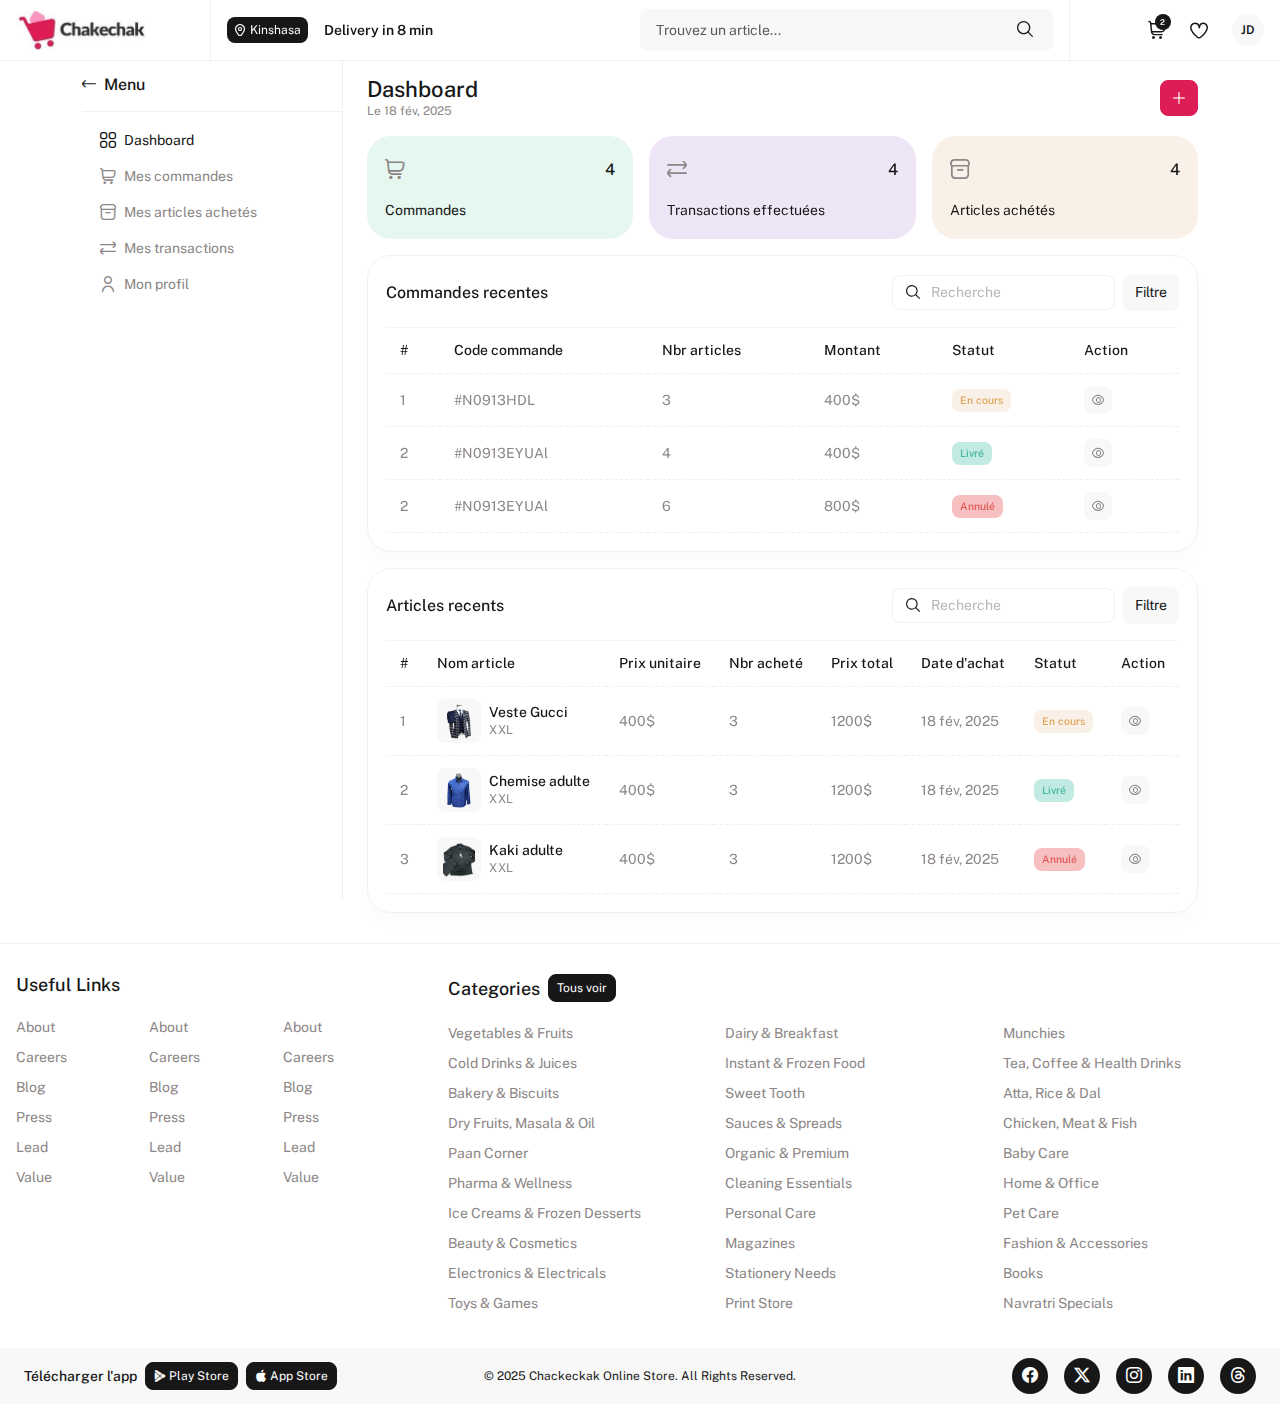
<file: dashboardClient.html>
<!DOCTYPE html>
<html lang="en">
  <head>
    <meta charset="UTF-8" />
    <meta name="viewport" content="width=device-width, initial-scale=1.0" />
    <title>Chackeckak - HomePage</title>
    <link
      rel="stylesheet"
      href="https://cdn.jsdelivr.net/npm/bootstrap-icons@1.11.3/font/bootstrap-icons.min.css"
    />
    <link rel="stylesheet" href="css/bootstrap.min.css" />
    <link rel="stylesheet" href="css/uicons-regular-rounded.css" />
    <link rel="stylesheet" href="css/uicons-solid-rounded.css" />
    <link rel="stylesheet" href="css/app.css" />
  </head>
  <body>
    <div class="global-div">
      <div class="wrapper d-flex flex-column">
        <!-- NAVBAR -->
        <header class="fixed-top">
          <nav class="navbar">
            <div class="content-nav w-100">
              <div class="container-fluid px-lg-3 px-xxl-4">
                <div class="row g-lg-3 g-1">
                  <div class="col-lg-3 col-xl-2 col-3">
                    <div
                      class="d-flex align-items-center gap-lg-3 gap-xxl-5 gap-3 h-100"
                    >
                      <a
                        href="index.html"
                        class="logo-app d-flex align-items-center gap-2"
                      >
                        <img
                          src="images/logoChakeckak.jpeg"
                          alt="logo Chackeckak"
                          class="d-none d-lg-block"
                        />
                        <img
                          src="images/iconApp.jpeg"
                          alt="icon-app"
                          class="d-block d-lg-none"
                        />
                      </a>
                    </div>
                  </div>
                  <div class="col-lg-6 col-xl-8 col-6">
                    <div
                      class="text-center d-flex flex-column justify-content-center info-location d-lg-none h-100"
                    >
                      <p class="mb-0">Livraison</p>
                      <h6 class="mb-0">
                        <i class="fi fi-rr-marker"></i> Kinshasa
                      </h6>
                    </div>
                    <div
                      class="content-nav-center h-100 d-none d-lg-flex align-items-center"
                    >
                      <div class="d-flex align-items-center w-100 gap-lg-5">
                        <div class="d-flex align-items-center gap-lg-3">
                          <div
                            class="content-location d-flex align-items-center gap-1"
                          >
                            <i class="fi fi-rr-marker"></i>
                            <span>Kinshasa</span>
                          </div>
                          <p class="mb-0">Delivery in 8 min</p>
                        </div>
                        <div
                          class="content-search d-flex align-items-center w-50 ms-auto"
                        >
                          <div
                            class="d-flex align-items-center position-relative w-100"
                          >
                            <input
                              type="text"
                              class="form-control form-bg"
                              placeholder="Trouvez un article..."
                            />
                            <div class="block-show-result-search">
                              <!-- <div class="block-impty d-flex flex-column text-center align-items-center gap-1 mt-4">
                                <i class="fi fi-rr-search-alt text md"></i>
                                <p class="text sm muted mb-0">Aucun resultat trouvé</p>
                              </div> -->
                              <div class="block-search-recent flex-wrap mb-2">
                                <div class="item-block">
                                  <a href="#"> Polo </a>
                                  <button class="btn">
                                    <i class="fi fi-rr-cross"></i>
                                  </button>
                                </div>
                                <div class="item-block">
                                  <a href="#"> Jeans </a>
                                  <button class="btn">
                                    <i class="fi fi-rr-cross"></i>
                                  </button>
                                </div>
                                <div class="item-block">
                                  <a href="#"> Chemise </a>
                                  <button class="btn">
                                    <i class="fi fi-rr-cross"></i>
                                  </button>
                                </div>
                                <div class="item-block">
                                  <a href="#"> Radio </a>
                                  <button class="btn">
                                    <i class="fi fi-rr-cross"></i>
                                  </button>
                                </div>
                                <div class="item-block">
                                  <a href="#"> Playstation </a>
                                  <button class="btn">
                                    <i class="fi fi-rr-cross"></i>
                                  </button>
                                </div>
                              </div>
                              <ul class="list-result">
                                <li>
                                  <a href="#">
                                    <i class="fi fi-rr-search me-1"></i>
                                    <span>Patalons</span>
                                  </a>
                                </li>
                                <li>
                                  <a href="#">
                                    <i class="fi fi-rr-search me-1"></i>
                                    <span>Polo</span>
                                  </a>
                                </li>
                                <li>
                                  <a href="#">
                                    <i class="fi fi-rr-search me-1"></i>
                                    <span> Chemise</span>
                                  </a>
                                </li>
                              </ul>
                            </div>
                            <div class="icon-search">
                              <i class="fi fi-rr-search"></i>
                            </div>
                          </div>
                        </div>
                      </div>
                    </div>
                  </div>
                  <div class="col-lg-3 col-xl-2 col-3">
                    <div
                      class="d-flex align-items-center justify-content-end gap-lg-4 gap-3 content-nav-right h-100"
                    >
                      <a
                        href="#panier"
                        class="link-icon d-none d-lg-flex align-items-center justify-content-center tooltip-hover"
                        data-position-tooltip="bottom"
                        data-bs-toggle="offcanvas"
                        aria-controls="offcanvasRight"
                      >
                        <div class="indice">2</div>
                        <i class="fi fi-rr-shopping-cart"></i>
                        <span class="tooltip-indicator"> Panier </span>
                      </a>
                      <a
                        href="favoris.html"
                        class="link-icon d-none d-lg-flex align-items-center justify-content-center tooltip-hover"
                        data-position-tooltip="bottom"
                      >
                        <i class="fi fi-rr-heart"></i>
                        <span class="tooltip-indicator"> Favoris </span>
                      </a>
                      <a
                        href="#"
                        class="link-icon link-search-mobile d-flex d-lg-none align-items-center justify-content-center tooltip-hover"
                      >
                        <i class="fi fi-rr-search"></i>
                      </a>
                      <a
                        href="#"
                        class="link-icon d-flex d-lg-none align-items-center justify-content-center tooltip-hover"
                        data-position-tooltip="bottom"
                      >
                        <div class="indice">2</div>
                        <i class="fi fi-rr-bell"></i>
                      </a>
                      <div class="dropdown d-none d-lg-block">
                        <a
                          href="#"
                          class="d-flex"
                          data-bs-toggle="dropdown"
                          aria-expanded="false"
                        >
                          <div class="avatar">
                            <div class="icon-avatar">
                              JD
                              <!-- <i class="fi fi-rr-user"></i> -->
                            </div>
                          </div>
                        </a>
                        <ul class="dropdown-menu dropdown-menu-end lg">
                          <div class="d-flex align-items-center gap-2">
                            <div class="avatar">
                              <div class="icon-avatar">
                                <i class="fi fi-rr-user"></i>
                              </div>
                            </div>
                            <div class="info-user">
                              <h6 class="mb-0 sm text">John Doe</h6>
                              <p class="text xm muted mb-0">Super admin</p>
                            </div>
                          </div>
                          <hr class="my-2" />
                          <li>
                            <a
                              class="dropdown-item d-flex align-items-center gap-2"
                              href="#"
                            >
                              <i class="fi fi-rr-user"></i>
                              Mon profil
                            </a>
                          </li>
                          <li>
                            <a
                              class="dropdown-item d-flex align-items-center gap-2"
                              href="mescommandes.html"
                            >
                              <i class="fi fi-rr-shopping-cart"></i>
                              Mes commandes
                            </a>
                          </li>
                          <li>
                            <a
                              class="dropdown-item d-flex align-items-center gap-2"
                              href="#"
                            >
                              <i class="fi fi-rr-bell"></i>
                              Notifications
                            </a>
                          </li>
                          <li class="li-border">
                            <a
                              class="dropdown-item d-flex align-items-center gap-2"
                              href="#"
                            >
                              <i class="fi fi-rr-sign-out-alt"></i>
                              Déconnexion
                            </a>
                          </li>
                        </ul>
                      </div>
                    </div>
                  </div>
                </div>
              </div>
            </div>
          </nav>
        </header>
        <!-- NAVBAR -->

        <div class="content-page flex-grow-1">
          <div class="content-dashboard pt-lg-3 pt-2">
           <div class="container">
            <div class="row g-lg-4 g-2">
              <div class="col-lg-3 d-none d-lg-block">
                <div class="card-link-dash card">
                  <div class="header">
                    <div class="d-flex align-items-center gap-2">
                      <a href="#" class="back tooltip-hover text sm" data-position-tooltip="left">
                        <i class="fi fi-rr-arrow-left"></i>
                        <span class="tooltip-indicator"> Retour </span>
                      </a>
                      <h4 class="text mb-0">Menu</h4>
                    </div>
                  </div>
                  <div class="body">
                    <ul class="list-link-dash ps-0 mb-0">
                      <li>
                        <a href="dashboardClient.html" class="d-inline-flex align-items-center gap-2 active">
                          <i class="fi fi-rr-apps"></i>
                          <span>Dashboard</span>
                        </a>
                      </li>
                      <li>
                        <a href="mescommandes.html" class="d-inline-flex align-items-center gap-2">
                          <i class="fi fi-rr-shopping-cart"></i>
                          <span>Mes commandes</span>
                        </a>
                      </li>
                      <li>
                        <a href="mesarticlesachetes.html" class="d-inline-flex align-items-center gap-2">
                          <i class="fi fi-rr-box"></i>
                          <span>Mes articles achetés</span>
                        </a>
                      </li>
                      <li>
                        <a href="#" class="d-inline-flex align-items-center gap-2">
                          <i class="fi fi-rr-exchange"></i>
                          <span>Mes transactions</span>
                        </a>
                      </li>
                      <li>
                        <a href="#" class="d-inline-flex align-items-center gap-2">
                          <i class="fi fi-rr-user"></i>
                          <span>Mon profil</span>
                        </a>
                      </li>
                    </ul>
                  </div>
                </div>
              </div>
              <div class="col-lg-9">
                <div class="d-flex align-items-center mb-lg-3 mb-2 gap-1">
                  <div>
                    <h1 class="title-block mb-0">
                      Dashboard
                    </h1>
                    <p class="text muted xm mb-0">Le 18 fév, 2025</p>
                  </div>
                  <div class="dropdown ms-auto d-lg-none">
                    <button class="btn btn-default btn-border btn-sm" data-bs-toggle="dropdown" aria-expanded="false">
                      <i class="fi fi-rr-menu-burger"></i>
                    </button>
                    <ul class="dropdown-menu dropdown-menu-end" style="">
                      <li>
                        <a class="dropdown-item d-flex align-items-center gap-2 active" href="dashboardClient.html">
                          <i class="fi fi-rr-apps"></i>
                          Dashboard
                        </a>
                      </li>
                      <li>
                        <a class="dropdown-item d-flex align-items-center gap-2" href="mescommandes.html">
                          <i class="fi fi-rr-shopping-cart"></i>
                          Mes commandes
                        </a>
                      </li>
                      <li>
                        <a class="dropdown-item d-flex align-items-center gap-2" href="mesarticlesachetes.html">
                          <i class="fi fi-rr-box"></i>
                          Mes articles achetés
                        </a>
                      </li>
                      <li>
                        <a class="dropdown-item d-flex align-items-center gap-2" href="#">
                          <i class="fi fi-rr-exchange"></i>
                          Mes transactions
                        </a>
                      </li>
                      <li>
                        <a class="dropdown-item d-flex align-items-center gap-2" href="#">
                          <i class="fi fi-rr-user"></i>
                          Mon profil
                        </a>
                      </li>
                    </ul>
                  </div>
                  <a href="category.html" class="btn btn-default tooltip-hover btn-sm btn-primary ms-lg-auto" data-position-tooltip="right">
                    <i class="fi fi-rr-plus"></i>
                    <span class="tooltip-indicator"> Nouvelle commande </span>
                  </a>
                 </div>
                <div class="row g-lg-3 g-2">
                  <div class="col-lg-4">
                    <div class="card card-table green h-100">
                      <div class="d-flex align-items-center mb-3">
                        <i class="fi fi-rr-shopping-cart text muted md"></i>
                        <h5 class="text mb-0 ms-auto">4</h5>
                      </div>
                      <p class="text sm mb-0">Commandes</p>
                    </div>
                  </div>
                  <div class="col-lg-4">
                    <div class="card card-table purple h-100">
                      <div class="d-flex align-items-center mb-3">
                        <i class="fi fi-rr-exchange text muted md"></i>
                        <h5 class="text mb-0 ms-auto">4</h5>
                      </div>
                      <p class="text sm mb-0">Transactions effectuées</p>
                    </div>
                  </div>
                  <div class="col-lg-4">
                    <div class="card card-table orange h-100">
                      <div class="d-flex align-items-center mb-3">
                        <i class="fi fi-rr-box text muted md"></i>
                        <h5 class="text mb-0 ms-auto">4</h5>
                      </div>
                      <p class="text sm mb-0">Articles achétés</p>
                    </div>
                  </div>
                  <div class="col-12">
                    <div class="card card-table">
                      <div class="row g-lg-3 g-2 align-items-center">
                        <div class="col-lg-6">
                          <h4 class="text mb-0">Commandes recentes</h4>
                        </div>
                        <div class="col-lg-6">
                          <div class="d-flex align-items-center gap-2 justify-content-end">
                            <div class="block-search-in-table">
                              <input type="text" class="form-control" placeholder="Recherche">
                              <div class="icon">
                                <i class="fi fi-rr-search"></i>
                              </div>
                            </div>
                            <div class="dropdown">
                              <button class="btn btn-default btn-light" data-bs-toggle="dropdown" aria-expanded="false">
                                Filtre
                              </button>
                              <ul class="dropdown-menu dropdown-menu-end">
                                <li>
                                  <a class="dropdown-item d-flex align-items-center gap-2" href="#">
                                    En cours
                                  </a>
                                </li>
                                <li>
                                  <a class="dropdown-item d-flex align-items-center gap-2" href="#">
                                    Livré
                                  </a>
                                </li>
                                <li>
                                  <a class="dropdown-item d-flex align-items-center gap-2" href="#">
                                    Annulé
                                  </a>
                                </li>
                              </ul>
                            </div>
                          </div>
                        </div>
                      </div>
                      <hr class="mb-0">
                      <div class="table-responsive">
                        <table class="table mb-0">
                          <thead>
                            <tr>
                              <th>#</th>
                              <th>Code commande</th>
                              <th>Nbr articles</th>
                              <th>Montant</th>
                              <th>Statut</th>
                              <th>Action</th>
                            </tr>
                          </thead>
                          <tbody>
                            <tr>
                              <td>1</td>
                              <td>#N0913HDL</td>
                              <td>3</td>
                              <td>400$</td>
                              <td>
                                <div class="badge badge-warning">
                                  En cours
                                </div>
                              </td>
                              <td>
                                <div class="d-flex align-items-center gap-2">
                                  <button class="btn btn-table tooltip-hover" data-position-tooltip="top" data-bs-toggle="offcanvas" data-bs-target="#commande-01">
                                    <i class="fi fi-rr-eye"></i>
                                    <span class="tooltip-indicator sm"> Voir </span>
                                  </button>
                                </div>
                              </td>
                            </tr>
                            <tr>
                              <td>2</td>
                              <td>#N0913EYUAl</td>
                              <td>4</td>
                              <td>400$</td>
                              <td>
                                <div class="badge badge-success">
                                  Livré
                                </div>
                              </td>
                              <td>
                                <div class="d-flex align-items-center gap-2">
                                  <button class="btn btn-table tooltip-hover" data-position-tooltip="top" data-bs-toggle="offcanvas" data-bs-target="#commande-01">
                                    <i class="fi fi-rr-eye"></i>
                                    <span class="tooltip-indicator sm"> Voir </span>
                                  </button>
                                </div>
                              </td>
                            </tr>
                            <tr>
                              <td>2</td>
                              <td>#N0913EYUAl</td>
                              <td>6</td>
                              <td>800$</td>
                              <td>
                                <div class="badge badge-danger">
                                  Annulé
                                </div>
                              </td>
                              <td>
                                <div class="d-flex align-items-center gap-2">
                                  <button class="btn btn-table tooltip-hover" data-position-tooltip="top" data-bs-toggle="offcanvas" data-bs-target="#commande-01">
                                    <i class="fi fi-rr-eye"></i>
                                    <span class="tooltip-indicator sm"> Voir </span>
                                  </button>
                                </div>
                              </td>
                            </tr>
                          </tbody>
                        </table>
                      </div>
                    </div>
                  </div>
                  <div class="col-12">
                    <div class="card card-table">
                      <div class="row g-lg-3 g-2 align-items-center">
                        <div class="col-lg-6">
                          <h4 class="text mb-0">Articles recents</h4>
                        </div>
                        <div class="col-lg-6">
                          <div class="d-flex align-items-center gap-2 justify-content-end">
                            <div class="block-search-in-table">
                              <input type="text" class="form-control" placeholder="Recherche">
                              <div class="icon">
                                <i class="fi fi-rr-search"></i>
                              </div>
                            </div>
                            <div class="dropdown">
                              <button class="btn btn-default btn-light" data-bs-toggle="dropdown" aria-expanded="false">
                                Filtre
                              </button>
                              <ul class="dropdown-menu dropdown-menu-end">
                                <li>
                                  <a class="dropdown-item d-flex align-items-center gap-2" href="#">
                                    En cours
                                  </a>
                                </li>
                                <li>
                                  <a class="dropdown-item d-flex align-items-center gap-2" href="#">
                                    Livré
                                  </a>
                                </li>
                                <li>
                                  <a class="dropdown-item d-flex align-items-center gap-2" href="#">
                                    Annulé
                                  </a>
                                </li>
                              </ul>
                            </div>
                          </div>
                        </div>
                      </div>
                      <hr class="mb-0">
                      <div class="table-responsive">
                        <table class="table mb-0">
                          <thead>
                            <tr>
                              <th>#</th>
                              <th>Nom article</th>
                              <th>Prix unitaire</th>
                              <th>Nbr acheté</th>
                              <th>Prix total</th>
                              <th>Date d'achat</th>
                              <th>Statut</th>
                              <th>Action</th>
                            </tr>
                          </thead>
                          <tbody>
                            <tr>
                              <td>1</td>
                              <td>
                               <div class="d-flex align-items-center gap-2">
                                 <div class="block-img-in-table">
                                   <img src="images/veste1.png" alt="veste" class="object-fit-contain">
                                 </div>
                                 <div class="info">
                                   <h6 class="text sm mb-0">Veste Gucci</h6>
                                   <p class="mb-0 text xm muted">XXL</p>
                                 </div>
                               </div>
                              </td>
                              <td>400$</td>
                              <td>3</td>
                              <td>1200$</td>
                              <td>18 fév, 2025</td>
                              <td>
                                <div class="badge badge-warning">
                                  En cours
                                </div>
                              </td>
                              <td>
                                <div class="d-flex align-items-center gap-2">
                                  <button class="btn btn-table tooltip-hover" data-position-tooltip="top" data-bs-toggle="offcanvas" data-bs-target="#commande-01">
                                    <i class="fi fi-rr-eye"></i>
                                    <span class="tooltip-indicator sm"> Voir </span>
                                  </button>
                                </div>
                              </td>
                            </tr>
                            <tr>
                              <td>2</td>
                              <td>
                               <div class="d-flex align-items-center gap-2">
                                 <div class="block-img-in-table">
                                   <img src="images/chemise.png" alt="veste" class="object-fit-contain">
                                 </div>
                                 <div class="info">
                                   <h6 class="text sm mb-0">Chemise adulte</h6>
                                   <p class="mb-0 text xm muted">XXL</p>
                                 </div>
                               </div>
                              </td>
                              <td>400$</td>
                              <td>3</td>
                              <td>1200$</td>
                              <td>18 fév, 2025</td>
                              <td>
                                <div class="badge badge-success">
                                  Livré
                                </div>
                              </td>
                              <td>
                                <div class="d-flex align-items-center gap-2">
                                  <button class="btn btn-table tooltip-hover" data-position-tooltip="top" data-bs-toggle="offcanvas" data-bs-target="#commande-01">
                                    <i class="fi fi-rr-eye"></i>
                                    <span class="tooltip-indicator sm"> Voir </span>
                                  </button>
                                </div>
                              </td>
                            </tr>
                            <tr>
                              <td>3</td>
                              <td>
                               <div class="d-flex align-items-center gap-2">
                                 <div class="block-img-in-table">
                                   <img src="images/kaki.png" alt="veste" class="object-fit-contain">
                                 </div>
                                 <div class="info">
                                   <h6 class="text sm mb-0">Kaki adulte</h6>
                                   <p class="mb-0 text xm muted">XXL</p>
                                 </div>
                               </div>
                              </td>
                              <td>400$</td>
                              <td>3</td>
                              <td>1200$</td>
                              <td>18 fév, 2025</td>
                              <td>
                                <div class="badge badge-danger">
                                  Annulé
                                </div>
                              </td>
                              <td>
                                <div class="d-flex align-items-center gap-2">
                                  <button class="btn btn-table tooltip-hover" data-position-tooltip="top" data-bs-toggle="offcanvas" data-bs-target="#commande-01">
                                    <i class="fi fi-rr-eye"></i>
                                    <span class="tooltip-indicator sm"> Voir </span>
                                  </button>
                                </div>
                              </td>
                            </tr>
                          </tbody>
                        </table>
                      </div>
                    </div>
                  </div>
                </div>
              </div>
            </div>
           </div>
          </div>
        </div>

        <!-- FOOTER -->
        <footer class="footer-page d-none d-lg-block">
          <div class="content-footer">
            <div class="container-fluid px-lg-3 px-xxl-4">
              <div class="row g-lg-4 g-xl-5">
                <div class="col-lg-5 col-xl-4">
                  <h4 class="title-footer mb-lg-3">Useful Links</h4>
                  <div class="row g-lg-3 g-2">
                    <div class="col-lg-4">
                      <ul class="list-link-footer">
                        <li>
                          <a href="#">About</a>
                        </li>
                        <li>
                          <a href="#">Careers</a>
                        </li>
                        <li>
                          <a href="#">Blog</a>
                        </li>
                        <li>
                          <a href="#">Press</a>
                        </li>
                        <li>
                          <a href="#">Lead</a>
                        </li>
                        <li>
                          <a href="#">Value</a>
                        </li>
                      </ul>
                    </div>
                    <div class="col-lg-4">
                      <ul class="list-link-footer">
                        <li>
                          <a href="#">About</a>
                        </li>
                        <li>
                          <a href="#">Careers</a>
                        </li>
                        <li>
                          <a href="#">Blog</a>
                        </li>
                        <li>
                          <a href="#">Press</a>
                        </li>
                        <li>
                          <a href="#">Lead</a>
                        </li>
                        <li>
                          <a href="#">Value</a>
                        </li>
                      </ul>
                    </div>
                    <div class="col-lg-4">
                      <ul class="list-link-footer">
                        <li>
                          <a href="#">About</a>
                        </li>
                        <li>
                          <a href="#">Careers</a>
                        </li>
                        <li>
                          <a href="#">Blog</a>
                        </li>
                        <li>
                          <a href="#">Press</a>
                        </li>
                        <li>
                          <a href="#">Lead</a>
                        </li>
                        <li>
                          <a href="#">Value</a>
                        </li>
                      </ul>
                    </div>
                  </div>
                </div>
                <div class="col-lg-7 col-xl-8">
                  <div class="d-flex align-items-center gap-2 mb-lg-3">
                    <h4 class="title-footer mb-0">Categories</h4>
                    <a
                      href="#categorie"
                      data-bs-toggle="offcanvas"
                      aria-controls="offcanvasRight"
                      class="btn btn-black btn-sm"
                      >Tous voir</a
                    >
                  </div>
                  <div class="row g-lg-3 g-2">
                    <div class="col-lg-4">
                      <ul class="list-link-footer">
                        <li>
                          <a href="#">Vegetables & Fruits</a>
                        </li>
                        <li>
                          <a href="#">Cold Drinks & Juices</a>
                        </li>
                        <li>
                          <a href="#">Bakery & Biscuits</a>
                        </li>
                        <li>
                          <a href="#">Dry Fruits, Masala & Oil</a>
                        </li>
                        <li>
                          <a href="#">Paan Corner</a>
                        </li>
                        <li>
                          <a href="#">Pharma & Wellness</a>
                        </li>
                        <li>
                          <a href="#">Ice Creams & Frozen Desserts</a>
                        </li>
                        <li>
                          <a href="#">Beauty & Cosmetics</a>
                        </li>
                        <li>
                          <a href="#">Electronics & Electricals</a>
                        </li>
                        <li>
                          <a href="#">Toys & Games</a>
                        </li>
                      </ul>
                    </div>
                    <div class="col-lg-4">
                      <ul class="list-link-footer">
                        <li>
                          <a href="#">Dairy & Breakfast</a>
                        </li>
                        <li>
                          <a href="#">Instant & Frozen Food</a>
                        </li>
                        <li>
                          <a href="#">Sweet Tooth</a>
                        </li>
                        <li>
                          <a href="#">Sauces & Spreads</a>
                        </li>
                        <li>
                          <a href="#">Organic & Premium</a>
                        </li>
                        <li>
                          <a href="#">Cleaning Essentials</a>
                        </li>
                        <li>
                          <a href="#">Personal Care</a>
                        </li>
                        <li>
                          <a href="#">Magazines</a>
                        </li>
                        <li>
                          <a href="#">Stationery Needs</a>
                        </li>
                        <li>
                          <a href="#">Print Store</a>
                        </li>
                      </ul>
                    </div>
                    <div class="col-lg-4">
                      <ul class="list-link-footer">
                        <li>
                          <a href="#">Munchies</a>
                        </li>
                        <li>
                          <a href="#">Tea, Coffee & Health Drinks</a>
                        </li>
                        <li>
                          <a href="#">Atta, Rice & Dal</a>
                        </li>
                        <li>
                          <a href="#">Chicken, Meat & Fish</a>
                        </li>
                        <li>
                          <a href="#">Baby Care</a>
                        </li>
                        <li>
                          <a href="#">Home & Office</a>
                        </li>
                        <li>
                          <a href="#">Pet Care</a>
                        </li>
                        <li>
                          <a href="#">Fashion & Accessories</a>
                        </li>
                        <li>
                          <a href="#">Books</a>
                        </li>
                        <li>
                          <a href="#">Navratri Specials</a>
                        </li>
                      </ul>
                    </div>
                  </div>
                </div>
              </div>
            </div>
          </div>
          <div class="footer-bottom">
            <div class="container-fluid px-lg-3 px-xl-4">
              <div class="row g-lg-3 g-2 align-items-center">
                <div class="col-lg-4">
                  <div class="d-flex align-items-center gap-2 flex-wrap">
                    <h6 class="mb-0">Télécharger l'app</h6>
                    <a href="#" class="btn btn-black btn-sm">
                      <i class="bi bi-google-play"></i>
                      Play Store
                    </a>
                    <a href="#" class="btn btn-black btn-sm">
                      <i class="bi bi-apple"></i>
                      App Store
                    </a>
                  </div>
                </div>
                <div class="col-lg-4">
                  <div class="text-lg-center">
                    <p class="mb-0">
                      © 2025 Chackeckak Online Store. All Rights Reserved.
                    </p>
                  </div>
                </div>
                <div class="col-lg-4">
                  <div
                    class="d-flex align-items-center gap-lg-3 gap-2 justify-content-lg-end"
                  >
                    <a href="#" class="link-network">
                      <i class="bi bi-facebook"></i>
                    </a>
                    <a href="#" class="link-network">
                      <i class="bi bi-twitter-x"></i>
                    </a>
                    <a href="#" class="link-network">
                      <i class="bi bi-instagram"></i>
                    </a>
                    <a href="#" class="link-network">
                      <i class="bi bi-linkedin"></i>
                    </a>
                    <a href="#" class="link-network">
                      <i class="bi bi-threads"></i>
                    </a>
                  </div>
                </div>
              </div>
            </div>
          </div>
        </footer>
        <!-- FOOTER -->

        <!-- TABBAR -->
        <div class="tabBar position-fixed d-lg-none">
          <div class="content-tab d-flex gap-4">
            <a
              href="index.html"
              class="d-flex link-tab flex-column flex-1 align-items-center text-center"
            >
              <div class="icon">
                <i class="fi fi-rr-home"></i>
              </div>
              <span>Accueil</span>
            </a>
            <!-- <a
              href="index.html"
              class="d-flex link-tab flex-column flex-1 align-items-center text-center"
            >
              <div class="icon">
                <i class="fi fi-rr-apps"></i>
              </div>
              <span>Categories</span>
            </a> -->
            <a
              href="#panier"
              data-bs-toggle="offcanvas"
              aria-controls="offcanvasRight"
              class="d-flex link-tab flex-column flex-1 align-items-center text-center"
            >
              <div class="icon">
                <div class="indice">2</div>
                <i class="fi fi-rr-shopping-cart"></i>
              </div>
              <span>Panier</span>
            </a>
            <a
              href="favoris.html"
              class="d-flex link-tab flex-column flex-1 align-items-center text-center"
            >
              <div class="icon">
                <i class="fi fi-rr-heart"></i>
              </div>
              <span>Favoris</span>
            </a>
            <a
              href="dashboardClient.html"
              class="d-flex link-tab flex-column flex-1 align-items-center text-center active"
            >
              <div class="icon">
                <i class="fi fi-rr-apps"></i>
              </div>
              <span>Compte</span>
            </a>
          </div>
        </div>
        <!-- TABBAR -->

        <!-- BLOCK-SEARCH-MOBILE -->
        <div class="block-search-mobile d-flex flex-column d-lg-none">
          <div class="navSearch">
            <div class="container-fluid">
              <div class="d-flex align-items-center gap-3">
                <div
                  class="content-search-lg d-flex d-lg-none mt-2 align-items-center w-100"
                >
                  <div
                    class="d-flex align-items-center position-relative w-100"
                  >
                    <input
                      type="text"
                      class="form-control form-bg"
                      placeholder="Trouvez un article..."
                    />
                    <div class="icon-search">
                      <i class="fi fi-rr-search"></i>
                    </div>
                  </div>
                </div>
                <div class="close-block-search-mobile">
                  <i class="fi fi-rr-cross"></i>
                </div>
              </div>
            </div>
          </div>
          <div class="body">
            <section class="block-favoris pt-0">
              <div class="container-fluid px-lg-3 px-xl-4">
                <div class="text-start mt-3">
                  <h2 class="title-block mb-lg-3 mb-2">Recherche(Resultat)</h2>
                </div>
                <ul
                  class="list-nav-filter d-flex align-items-center mb-lg-4 mb-3"
                >
                  <li>
                    <a href="#" class="active"> Tous </a>
                  </li>
                  <li>
                    <a href="#"> Vêtements </a>
                  </li>
                  <li>
                    <a href="#"> Vêtements </a>
                  </li>
                </ul>
                <div class="row g-lg-3 g-2">
                  <div class="col-lg-3 col-6 col-xl-2">
                    <div class="card card-product sm">
                      <a href="#" class="like">
                        <i class="fi fi-rr-heart"></i>
                      </a>
                      <div class="content-img mb-3">
                        <img
                          src="images/kaki.png"
                          alt="img"
                          class="w-100 h-100 object-fit-contain"
                        />
                      </div>
                      <div class="name-article mb-lg-3 mb-2">
                        <h5 class="mb-1">Kaki pour adulte</h5>
                        <p class="mb-0">XXl</p>
                      </div>
                      <div
                        class="content-price-cart mt-auto d-flex align-items-center gap-2"
                      >
                        <h6 class="price mb-0">30$</h6>
                        <button class="btn btn-cart ms-auto">
                          <i class="fi fi-rr-shopping-cart"></i>
                        </button>
                      </div>
                    </div>
                  </div>
                  <div class="col-lg-3 col-6 col-xl-2">
                    <div class="card card-product sm">
                      <a href="#" class="like">
                        <i class="fi fi-rr-heart"></i>
                      </a>
                      <div class="content-img mb-3">
                        <img
                          src="images/chemise.png"
                          alt="img"
                          class="w-100 h-100 object-fit-contain"
                        />
                      </div>
                      <div class="name-article mb-lg-3 mb-2">
                        <h5 class="mb-1">Chemise jeans adulte</h5>
                        <p class="mb-0">Xl</p>
                      </div>
                      <div
                        class="content-price-cart mt-auto d-flex align-items-center gap-2"
                      >
                        <h6 class="price mb-0">30$</h6>
                        <button class="btn btn-cart ms-auto">
                          <i class="fi fi-rr-shopping-cart"></i>
                        </button>
                      </div>
                    </div>
                  </div>
                  <div class="col-lg-3 col-6 col-xl-2">
                    <div class="card card-product sm">
                      <a href="#" class="like">
                        <i class="fi fi-rr-heart"></i>
                      </a>
                      <div class="content-img mb-3">
                        <img
                          src="images/veste.png"
                          alt="img"
                          class="w-100 h-100 object-fit-contain"
                        />
                      </div>
                      <div class="name-article mb-lg-3 mb-2">
                        <h5 class="mb-1">Veste Gucci</h5>
                        <p class="mb-0">Xl</p>
                      </div>
                      <div
                        class="content-price-cart mt-auto d-flex align-items-center gap-2"
                      >
                        <h6 class="price mb-0">30$</h6>
                        <button class="btn btn-cart ms-auto">
                          <i class="fi fi-rr-shopping-cart"></i>
                        </button>
                      </div>
                    </div>
                  </div>
                  <div class="col-lg-3 col-6 col-xl-2">
                    <div class="card card-product sm">
                      <a href="#" class="like">
                        <i class="fi fi-rr-heart"></i>
                      </a>
                      <div class="content-img mb-3">
                        <img
                          src="images/veste1.png"
                          alt="img"
                          class="w-100 h-100 object-fit-contain"
                        />
                      </div>
                      <div class="name-article mb-lg-3 mb-2">
                        <h5 class="mb-1">Veste versace</h5>
                        <p class="mb-0">XXL</p>
                      </div>
                      <div
                        class="content-price-cart mt-auto d-flex align-items-center gap-2"
                      >
                        <h6 class="price mb-0">30$</h6>
                        <button class="btn btn-cart ms-auto">
                          <i class="fi fi-rr-shopping-cart"></i>
                        </button>
                      </div>
                    </div>
                  </div>
                  <div class="col-lg-3 col-6 col-xl-2">
                    <div class="card card-product sm">
                      <a href="#" class="like">
                        <i class="fi fi-rr-heart"></i>
                      </a>
                      <div class="content-img mb-3">
                        <img
                          src="images/veste2.png"
                          alt="img"
                          class="w-100 h-100 object-fit-contain"
                        />
                      </div>
                      <div class="name-article mb-lg-3 mb-2">
                        <h5 class="mb-1">Veste pour cérémonie</h5>
                        <p class="mb-0">XXL</p>
                      </div>
                      <div
                        class="content-price-cart mt-auto d-flex align-items-center gap-2"
                      >
                        <h6 class="price mb-0">30$</h6>
                        <button class="btn btn-cart ms-auto">
                          <i class="fi fi-rr-shopping-cart"></i>
                        </button>
                      </div>
                    </div>
                  </div>
                  <div class="col-lg-3 col-6 col-xl-2">
                    <div class="card card-product sm">
                      <a href="#" class="like">
                        <i class="fi fi-rr-heart"></i>
                      </a>
                      <div class="content-img mb-3">
                        <img
                          src="images/veste3.png"
                          alt="img"
                          class="w-100 h-100 object-fit-contain"
                        />
                      </div>
                      <div class="name-article mb-lg-3 mb-2">
                        <h5 class="mb-1">Veste doré</h5>
                        <p class="mb-0">XL</p>
                      </div>
                      <div
                        class="content-price-cart mt-auto d-flex align-items-center gap-2"
                      >
                        <h6 class="price mb-0">30$</h6>
                        <button class="btn btn-cart ms-auto">
                          <i class="fi fi-rr-shopping-cart"></i>
                        </button>
                      </div>
                    </div>
                  </div>
                  <div class="col-lg-3 col-6 col-xl-2">
                    <div class="card card-product sm">
                      <a href="#" class="like">
                        <i class="fi fi-rr-heart"></i>
                      </a>
                      <div class="content-img mb-3">
                        <img
                          src="images/chemise1.png"
                          alt="img"
                          class="w-100 h-100 object-fit-contain"
                        />
                      </div>
                      <div class="name-article mb-lg-3 mb-2">
                        <h5 class="mb-1">Chemise blache</h5>
                        <p class="mb-0">M</p>
                      </div>
                      <div
                        class="content-price-cart mt-auto d-flex align-items-center gap-2"
                      >
                        <h6 class="price mb-0">30$</h6>
                        <button class="btn btn-cart ms-auto">
                          <i class="fi fi-rr-shopping-cart"></i>
                        </button>
                      </div>
                    </div>
                  </div>
                  <div class="col-lg-3 col-6 col-xl-2">
                    <div class="card card-product sm">
                      <a href="#" class="like">
                        <i class="fi fi-rr-heart"></i>
                      </a>
                      <div class="content-img mb-3">
                        <img
                          src="images/chemise.png"
                          alt="img"
                          class="w-100 h-100 object-fit-contain"
                        />
                      </div>
                      <div class="name-article mb-lg-3 mb-2">
                        <h5 class="mb-1">Chemise jeans adulte</h5>
                        <p class="mb-0">Xl</p>
                      </div>
                      <div
                        class="content-price-cart mt-auto d-flex align-items-center gap-2"
                      >
                        <h6 class="price mb-0">30$</h6>
                        <button class="btn btn-cart ms-auto">
                          <i class="fi fi-rr-shopping-cart"></i>
                        </button>
                      </div>
                    </div>
                  </div>
                  <div class="col-lg-3 col-6 col-xl-2">
                    <div class="card card-product sm">
                      <a href="#" class="like">
                        <i class="fi fi-rr-heart"></i>
                      </a>
                      <div class="content-img mb-3">
                        <img
                          src="images/veste.png"
                          alt="img"
                          class="w-100 h-100 object-fit-contain"
                        />
                      </div>
                      <div class="name-article mb-lg-3 mb-2">
                        <h5 class="mb-1">Veste Gucci</h5>
                        <p class="mb-0">Xl</p>
                      </div>
                      <div
                        class="content-price-cart mt-auto d-flex align-items-center gap-2"
                      >
                        <h6 class="price mb-0">30$</h6>
                        <button class="btn btn-cart ms-auto">
                          <i class="fi fi-rr-shopping-cart"></i>
                        </button>
                      </div>
                    </div>
                  </div>
                  <div class="col-lg-3 col-6 col-xl-2">
                    <div class="card card-product sm">
                      <a href="#" class="like">
                        <i class="fi fi-rr-heart"></i>
                      </a>
                      <div class="content-img mb-3">
                        <img
                          src="images/veste1.png"
                          alt="img"
                          class="w-100 h-100 object-fit-contain"
                        />
                      </div>
                      <div class="name-article mb-lg-3 mb-2">
                        <h5 class="mb-1">Veste versace</h5>
                        <p class="mb-0">XXL</p>
                      </div>
                      <div
                        class="content-price-cart mt-auto d-flex align-items-center gap-2"
                      >
                        <h6 class="price mb-0">30$</h6>
                        <button class="btn btn-cart ms-auto">
                          <i class="fi fi-rr-shopping-cart"></i>
                        </button>
                      </div>
                    </div>
                  </div>
                  <div class="col-lg-3 col-6 col-xl-2">
                    <div class="card card-product sm">
                      <a href="#" class="like">
                        <i class="fi fi-rr-heart"></i>
                      </a>
                      <div class="content-img mb-3">
                        <img
                          src="images/veste2.png"
                          alt="img"
                          class="w-100 h-100 object-fit-contain"
                        />
                      </div>
                      <div class="name-article mb-lg-3 mb-2">
                        <h5 class="mb-1">Veste pour cérémonie</h5>
                        <p class="mb-0">XXL</p>
                      </div>
                      <div
                        class="content-price-cart mt-auto d-flex align-items-center gap-2"
                      >
                        <h6 class="price mb-0">30$</h6>
                        <button class="btn btn-cart ms-auto">
                          <i class="fi fi-rr-shopping-cart"></i>
                        </button>
                      </div>
                    </div>
                  </div>
                  <div class="col-lg-3 col-6 col-xl-2">
                    <div class="card card-product sm">
                      <a href="#" class="like">
                        <i class="fi fi-rr-heart"></i>
                      </a>
                      <div class="content-img mb-3">
                        <img
                          src="images/veste3.png"
                          alt="img"
                          class="w-100 h-100 object-fit-contain"
                        />
                      </div>
                      <div class="name-article mb-lg-3 mb-2">
                        <h5 class="mb-1">Veste doré</h5>
                        <p class="mb-0">XL</p>
                      </div>
                      <div
                        class="content-price-cart mt-auto d-flex align-items-center gap-2"
                      >
                        <h6 class="price mb-0">30$</h6>
                        <button class="btn btn-cart ms-auto">
                          <i class="fi fi-rr-shopping-cart"></i>
                        </button>
                      </div>
                    </div>
                  </div>
                  <div class="col-lg-3 col-6 col-xl-2">
                    <div class="card card-product sm">
                      <a href="#" class="like">
                        <i class="fi fi-rr-heart"></i>
                      </a>
                      <div class="content-img mb-3">
                        <img
                          src="images/kaki.png"
                          alt="img"
                          class="w-100 h-100 object-fit-contain"
                        />
                      </div>
                      <div class="name-article mb-lg-3 mb-2">
                        <h5 class="mb-1">Kaki pour adulte</h5>
                        <p class="mb-0">XXl</p>
                      </div>
                      <div
                        class="content-price-cart mt-auto d-flex align-items-center gap-2"
                      >
                        <h6 class="price mb-0">30$</h6>
                        <button class="btn btn-cart ms-auto">
                          <i class="fi fi-rr-shopping-cart"></i>
                        </button>
                      </div>
                    </div>
                  </div>
                  <div class="col-lg-3 col-6 col-xl-2">
                    <div class="card card-product sm">
                      <a href="#" class="like">
                        <i class="fi fi-rr-heart"></i>
                      </a>
                      <div class="content-img mb-3">
                        <img
                          src="images/chemise.png"
                          alt="img"
                          class="w-100 h-100 object-fit-contain"
                        />
                      </div>
                      <div class="name-article mb-lg-3 mb-2">
                        <h5 class="mb-1">Chemise jeans adulte</h5>
                        <p class="mb-0">Xl</p>
                      </div>
                      <div
                        class="content-price-cart mt-auto d-flex align-items-center gap-2"
                      >
                        <h6 class="price mb-0">30$</h6>
                        <button class="btn btn-cart ms-auto">
                          <i class="fi fi-rr-shopping-cart"></i>
                        </button>
                      </div>
                    </div>
                  </div>
                  <div class="col-lg-3 col-6 col-xl-2">
                    <div class="card card-product sm">
                      <a href="#" class="like">
                        <i class="fi fi-rr-heart"></i>
                      </a>
                      <div class="content-img mb-3">
                        <img
                          src="images/veste.png"
                          alt="img"
                          class="w-100 h-100 object-fit-contain"
                        />
                      </div>
                      <div class="name-article mb-lg-3 mb-2">
                        <h5 class="mb-1">Veste Gucci</h5>
                        <p class="mb-0">Xl</p>
                      </div>
                      <div
                        class="content-price-cart mt-auto d-flex align-items-center gap-2"
                      >
                        <h6 class="price mb-0">30$</h6>
                        <button class="btn btn-cart ms-auto">
                          <i class="fi fi-rr-shopping-cart"></i>
                        </button>
                      </div>
                    </div>
                  </div>
                  <div class="col-lg-3 col-6 col-xl-2">
                    <div class="card card-product sm">
                      <a href="#" class="like">
                        <i class="fi fi-rr-heart"></i>
                      </a>
                      <div class="content-img mb-3">
                        <img
                          src="images/veste1.png"
                          alt="img"
                          class="w-100 h-100 object-fit-contain"
                        />
                      </div>
                      <div class="name-article mb-lg-3 mb-2">
                        <h5 class="mb-1">Veste versace</h5>
                        <p class="mb-0">XXL</p>
                      </div>
                      <div
                        class="content-price-cart mt-auto d-flex align-items-center gap-2"
                      >
                        <h6 class="price mb-0">30$</h6>
                        <button class="btn btn-cart ms-auto">
                          <i class="fi fi-rr-shopping-cart"></i>
                        </button>
                      </div>
                    </div>
                  </div>
                  <div class="col-lg-3 col-6 col-xl-2">
                    <div class="card card-product sm">
                      <a href="#" class="like">
                        <i class="fi fi-rr-heart"></i>
                      </a>
                      <div class="content-img mb-3">
                        <img
                          src="images/veste2.png"
                          alt="img"
                          class="w-100 h-100 object-fit-contain"
                        />
                      </div>
                      <div class="name-article mb-lg-3 mb-2">
                        <h5 class="mb-1">Veste pour cérémonie</h5>
                        <p class="mb-0">XXL</p>
                      </div>
                      <div
                        class="content-price-cart mt-auto d-flex align-items-center gap-2"
                      >
                        <h6 class="price mb-0">30$</h6>
                        <button class="btn btn-cart ms-auto">
                          <i class="fi fi-rr-shopping-cart"></i>
                        </button>
                      </div>
                    </div>
                  </div>
                  <div class="col-lg-3 col-6 col-xl-2">
                    <div class="card card-product sm">
                      <a href="#" class="like">
                        <i class="fi fi-rr-heart"></i>
                      </a>
                      <div class="content-img mb-3">
                        <img
                          src="images/veste3.png"
                          alt="img"
                          class="w-100 h-100 object-fit-contain"
                        />
                      </div>
                      <div class="name-article mb-lg-3 mb-2">
                        <h5 class="mb-1">Veste doré</h5>
                        <p class="mb-0">XL</p>
                      </div>
                      <div
                        class="content-price-cart mt-auto d-flex align-items-center gap-2"
                      >
                        <h6 class="price mb-0">30$</h6>
                        <button class="btn btn-cart ms-auto">
                          <i class="fi fi-rr-shopping-cart"></i>
                        </button>
                      </div>
                    </div>
                  </div>
                </div>
              </div>
            </section>
          </div>
        </div>
        <!-- BLOCK-SEARCH-MOBILE -->
      </div>
    </div>

    <!-- PANIER -->
    <div
      class="offcanvas offcanvas-end"
      tabindex="-1"
      id="panier"
      aria-labelledby="offcanvasRightLabel"
    >
      <div class="offcanvas-header">
        <h5 class="offcanvas-title" id="offcanvasRightLabel">Mon panier</h5>
        <button
          type="button"
          class="btn-close"
          data-bs-dismiss="offcanvas"
          aria-label="Close"
        >
          <i class="fi fi-rr-cross"></i>
        </button>
      </div>
      <div class="offcanvas-body">
        <div class="all-article-in-cart d-flex flex-column gap-2">
          <div class="d-flex align-items-center mb-2">
            <p class="text muted xm mb-0">4 items</p>
            <button class="btn btn-border btn-sm ms-auto">
              Vider mon panier
            </button>
          </div>
          <div class="card card-cart">
            <button href="#" class="btn btn-remove-in-cart">
              <i class="fi fi-rr-cross"></i>
            </button>
            <div class="row g-2 g-lg-3">
              <div class="col-3">
                <div class="block-img">
                  <img
                    src="images/kaki.png"
                    alt="img"
                    class="w-100 h-100 object-fit-contain"
                  />
                </div>
              </div>
              <div class="col-9">
                <div class="row g-2 align-items-center">
                  <div class="col-8">
                    <div class="block-info-article">
                      <h6 class="mb-1">Kaki pour adulte</h6>
                      <p class="mb-1">XXl</p>
                      <div class="price">30$</div>
                    </div>
                  </div>
                  <div class="col-4">
                    <div class="block-quantity">
                      <div class="content-block d-flex align-items-center">
                        <button class="btn btn-action" id="btn-up">
                          <i class="fi fi-rr-moins">
                            <i class="fi fi-sr-minus"></i>
                          </i>
                        </button>
                        <input
                          type="text"
                          class="form-control text-center"
                          value="1"
                        />
                        <button class="btn btn-action" id="btn-down">
                          <i class="fi fi-rr-plus"></i>
                        </button>
                      </div>
                    </div>
                  </div>
                </div>
              </div>
            </div>
          </div>
          <div class="card card-cart">
            <button href="#" class="btn btn-remove-in-cart">
              <i class="fi fi-rr-cross"></i>
            </button>
            <div class="row g-2 g-lg-3">
              <div class="col-3">
                <div class="block-img">
                  <img
                    src="images/chemise.png"
                    alt="img"
                    class="w-100 h-100 object-fit-contain"
                  />
                </div>
              </div>
              <div class="col-9">
                <div class="row g-2 align-items-center">
                  <div class="col-8">
                    <div class="block-info-article">
                      <h6 class="mb-1">Chemise jeans adulte</h6>
                      <p class="mb-1">Xl</p>
                      <div class="price">30$</div>
                    </div>
                  </div>
                  <div class="col-4">
                    <div class="block-quantity">
                      <div class="content-block d-flex align-items-center">
                        <button class="btn btn-action" id="btn-up">
                          <i class="fi fi-rr-moins">
                            <i class="fi fi-sr-minus"></i>
                          </i>
                        </button>
                        <input
                          type="text"
                          class="form-control text-center"
                          value="1"
                        />
                        <button class="btn btn-action" id="btn-down">
                          <i class="fi fi-rr-plus"></i>
                        </button>
                      </div>
                    </div>
                  </div>
                </div>
              </div>
            </div>
          </div>
          <div class="card card-cart">
            <button href="#" class="btn btn-remove-in-cart">
              <i class="fi fi-rr-cross"></i>
            </button>
            <div class="row g-2 g-lg-3">
              <div class="col-3">
                <div class="block-img">
                  <img
                    src="images/veste.png"
                    alt="img"
                    class="w-100 h-100 object-fit-contain"
                  />
                </div>
              </div>
              <div class="col-9">
                <div class="row g-2 align-items-center">
                  <div class="col-8">
                    <div class="block-info-article">
                      <h6 class="mb-1">Veste Gucci</h6>
                      <p class="mb-1">Xl</p>
                      <div class="price">30$</div>
                    </div>
                  </div>
                  <div class="col-4">
                    <div class="block-quantity">
                      <div class="content-block d-flex align-items-center">
                        <button class="btn btn-action" id="btn-up">
                          <i class="fi fi-rr-moins">
                            <i class="fi fi-sr-minus"></i>
                          </i>
                        </button>
                        <input
                          type="text"
                          class="form-control text-center"
                          value="1"
                        />
                        <button class="btn btn-action" id="btn-down">
                          <i class="fi fi-rr-plus"></i>
                        </button>
                      </div>
                    </div>
                  </div>
                </div>
              </div>
            </div>
          </div>
          <div class="card card-cart">
            <button href="#" class="btn btn-remove-in-cart">
              <i class="fi fi-rr-cross"></i>
            </button>
            <div class="row g-2 g-lg-3">
              <div class="col-3">
                <div class="block-img">
                  <img
                    src="images/veste1.png"
                    alt="img"
                    class="w-100 h-100 object-fit-contain"
                  />
                </div>
              </div>
              <div class="col-9">
                <div class="row g-2 align-items-center">
                  <div class="col-8">
                    <div class="block-info-article">
                      <h6 class="mb-1">Veste versace</h6>
                      <p class="mb-1">XXL</p>
                      <div class="price">30$</div>
                    </div>
                  </div>
                  <div class="col-4">
                    <div class="block-quantity">
                      <div class="content-block d-flex align-items-center">
                        <button class="btn btn-action" id="btn-up">
                          <i class="fi fi-rr-moins">
                            <i class="fi fi-sr-minus"></i>
                          </i>
                        </button>
                        <input
                          type="text"
                          class="form-control text-center"
                          value="1"
                        />
                        <button class="btn btn-action" id="btn-down">
                          <i class="fi fi-rr-plus"></i>
                        </button>
                      </div>
                    </div>
                  </div>
                </div>
              </div>
            </div>
          </div>
        </div>
      </div>
      <div class="offcanvas-footer">
        <div class="row align-items-center g-2">
          <div class="col-8">
            <p class="text muted sm mb-1">Total à payer</p>
            <h5 class="text mb-0 fw-bold">120$</h5>
          </div>
          <div class="col-4">
            <a href="#" class="btn btn-default btn-primary w-100">
              Check-out
            </a>
          </div>
        </div>
      </div>
    </div>
    <!-- PANIER -->

    <!-- SIDEBAR-CATEGORY -->
    <div
      class="offcanvas offcanvas-end"
      tabindex="-1"
      id="categorie"
      aria-labelledby="offcanvasRightLabel"
    >
      <div class="offcanvas-header">
        <h5 class="offcanvas-title" id="offcanvasRightLabel">Catégories</h5>
        <button
          type="button"
          class="btn-close"
          data-bs-dismiss="offcanvas"
          aria-label="Close"
        >
          <i class="fi fi-rr-cross"></i>
        </button>
      </div>
      <div class="offcanvas-body">
        <div class="d-flex flex-column">
          <div class="block-content-category">
            <div class="d-flex align-items-center gap-2">
              <div class="img-categoty">
                <img
                  src="images/vet.jpg"
                  alt="img"
                  class="w-100 h-100 object-fit-cover"
                />
              </div>
              <h5 class="text sm mb-0">Vêtements</h5>
            </div>
            <ul class="block-link-category mt-2">
              <li>
                <a href="#" class="active">Hommes</a>
              </li>
              <li>
                <a href="#">Femmes</a>
              </li>
              <li>
                <a href="#">Standards</a>
              </li>
              <li>
                <a href="#">Adultes et enfants</a>
              </li>
            </ul>
          </div>
          <div class="block-content-category">
            <div class="d-flex align-items-center gap-2">
              <div class="img-categoty">
                <img
                  src="images/chau.jpg"
                  alt="img"
                  class="w-100 h-100 object-fit-cover"
                />
              </div>
              <h5 class="text sm mb-0">Chaussures</h5>
            </div>
            <ul class="block-link-category mt-2">
              <li>
                <a href="#" class="active">Hommes</a>
              </li>
              <li>
                <a href="#">Femmes</a>
              </li>
              <li>
                <a href="#">Standards</a>
              </li>
              <li>
                <a href="#">Adultes et enfants</a>
              </li>
            </ul>
          </div>
          <div class="block-content-category">
            <div class="d-flex align-items-center gap-2">
              <div class="img-categoty">
                <img
                  src="images/electro.jpg"
                  alt="img"
                  class="w-100 h-100 object-fit-cover"
                />
              </div>
              <h5 class="text sm mb-0">Électroniques</h5>
            </div>
            <ul class="block-link-category mt-2">
              <li>
                <a href="#" class="active">Hommes</a>
              </li>
              <li>
                <a href="#">Femmes</a>
              </li>
              <li>
                <a href="#">Standards</a>
              </li>
              <li>
                <a href="#">Adultes et enfants</a>
              </li>
            </ul>
          </div>
          <div class="block-content-category">
            <div class="d-flex align-items-center gap-2">
              <div class="img-categoty">
                <img
                  src="images/elecM.jpg"
                  alt="img"
                  class="w-100 h-100 object-fit-cover"
                />
              </div>
              <h5 class="text sm mb-0">Électroménagers</h5>
            </div>
            <ul class="block-link-category mt-2">
              <li>
                <a href="#" class="active">Hommes</a>
              </li>
              <li>
                <a href="#">Femmes</a>
              </li>
              <li>
                <a href="#">Standards</a>
              </li>
              <li>
                <a href="#">Adultes et enfants</a>
              </li>
            </ul>
          </div>
          <div class="block-content-category">
            <div class="d-flex align-items-center gap-2">
              <div class="img-categoty">
                <img
                  src="images/cost.jpg"
                  alt="img"
                  class="w-100 h-100 object-fit-cover"
                />
              </div>
              <h5 class="text sm mb-0">Cosmétiques</h5>
            </div>
            <ul class="block-link-category mt-2">
              <li>
                <a href="#" class="active">Hommes</a>
              </li>
              <li>
                <a href="#">Femmes</a>
              </li>
              <li>
                <a href="#">Standards</a>
              </li>
              <li>
                <a href="#">Adultes et enfants</a>
              </li>
            </ul>
          </div>
          <div class="block-content-category">
            <div class="d-flex align-items-center gap-2">
              <div class="img-categoty">
                <img
                  src="images/deco.jpg"
                  alt="img"
                  class="w-100 h-100 object-fit-cover"
                />
              </div>
              <h5 class="text sm mb-0">Décoration intérieure</h5>
            </div>
            <ul class="block-link-category mt-2">
              <li>
                <a href="#" class="active">Hommes</a>
              </li>
              <li>
                <a href="#">Femmes</a>
              </li>
              <li>
                <a href="#">Standards</a>
              </li>
              <li>
                <a href="#">Adultes et enfants</a>
              </li>
            </ul>
          </div>
          <div class="block-content-category">
            <div class="d-flex align-items-center gap-2">
              <div class="img-categoty">
                <img
                  src="images/chev.jpg"
                  alt="img"
                  class="w-100 h-100 object-fit-cover"
                />
              </div>
              <h5 class="text sm mb-0">Chevelure</h5>
            </div>
            <ul class="block-link-category mt-2">
              <li>
                <a href="#" class="active">Hommes</a>
              </li>
              <li>
                <a href="#">Femmes</a>
              </li>
              <li>
                <a href="#">Standards</a>
              </li>
              <li>
                <a href="#">Adultes et enfants</a>
              </li>
            </ul>
          </div>
        </div>
      </div>
    </div>
    <!-- SIDEBAR-CATEGORY -->
    <script src="js/jquery-3.6.0.min.js"></script>
    <script src="js/bootstrap.bundle.min.js"></script>
    <script>
      $(document).ready(function () {
        $(".link-search-mobile").click(function (e) {
          e.preventDefault();
          $(".block-search-mobile").addClass("show");
          $("body").addClass("overflow-hidden");
        });
        $(".close-block-search-mobile").click(function () {
          $(".block-search-mobile").removeClass("show");
          $("body").removeClass("overflow-hidden");
        });

        $(".btn-scroll-block-left").click(function () {
          $(this).parent().find(".content-product").animate(
            {
              scrollLeft: "-=200px",
            },
            300
          );
        });

        $(".btn-scroll-block-right").click(function () {
          $(this).parent().find(".content-product").animate(
            {
              scrollLeft: "+=200px",
            },
            300
          );
        });
      });
    </script>
  </body>
</html>
</file>
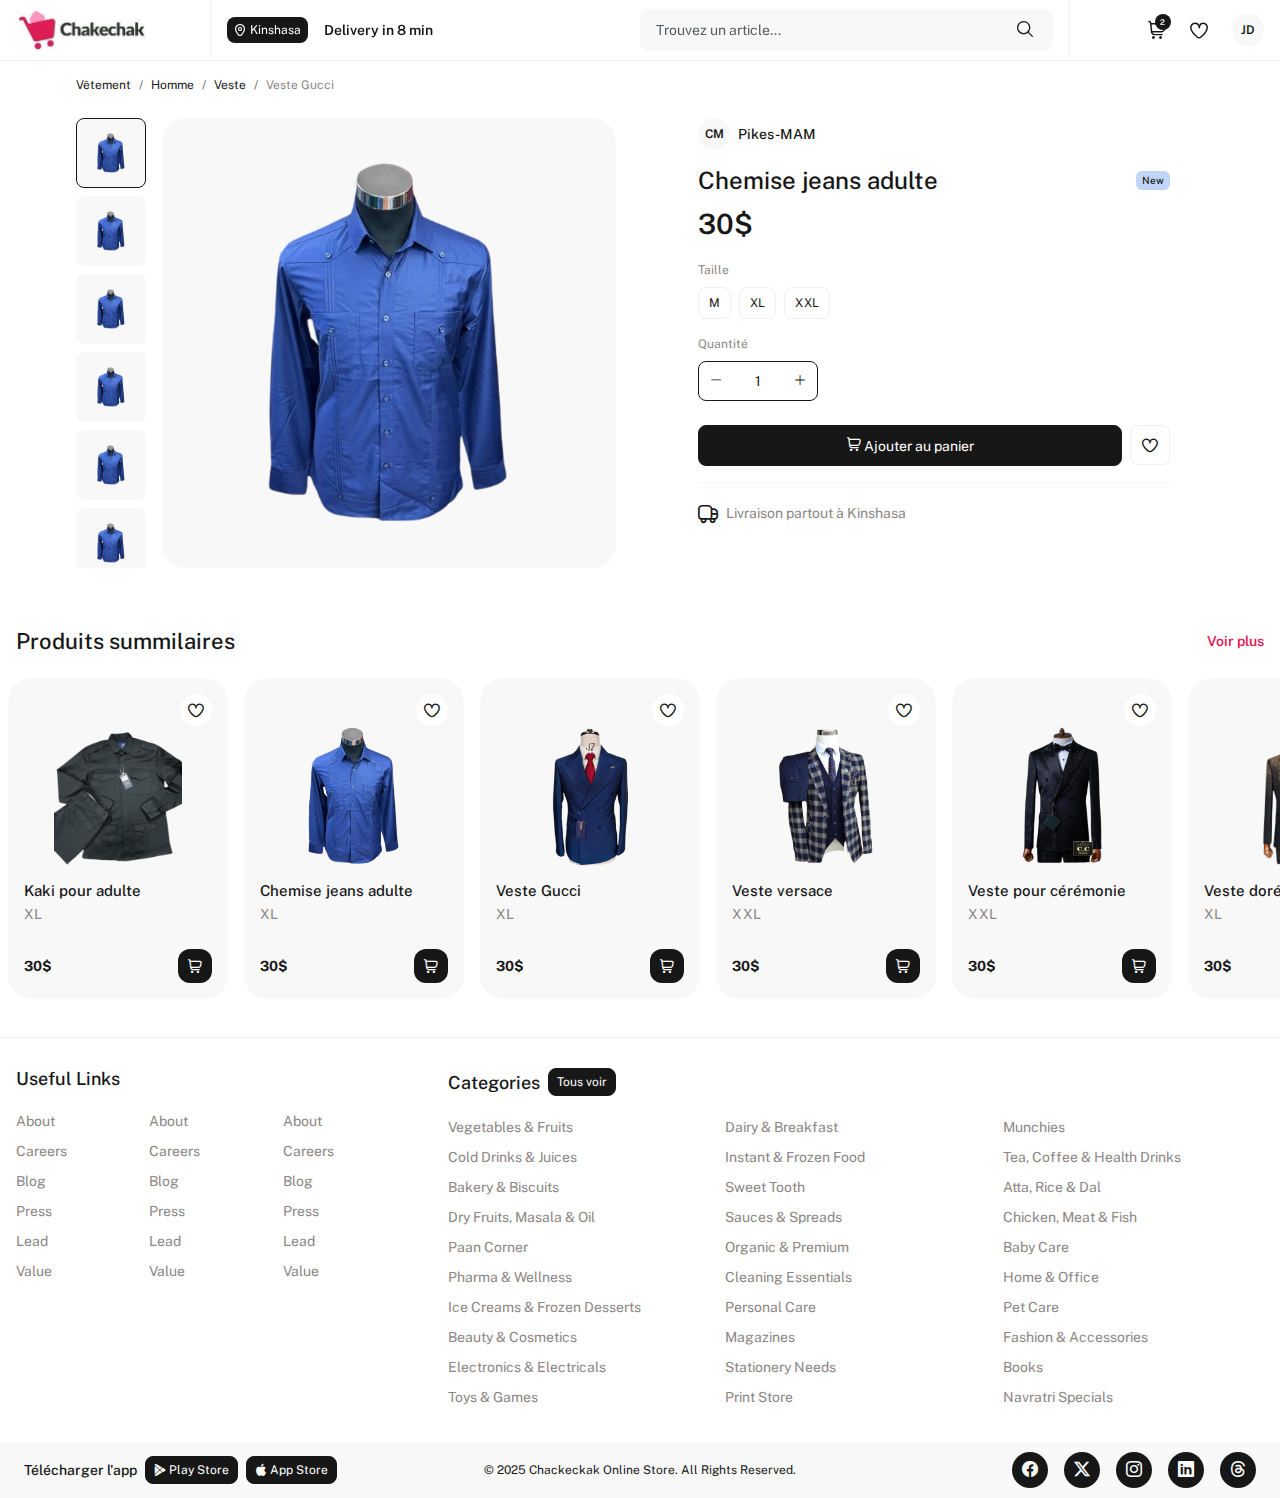
<file: detail-product.html>
<!DOCTYPE html>
<html lang="en">
  <head>
    <meta charset="UTF-8" />
    <meta name="viewport" content="width=device-width, initial-scale=1.0" />
    <title>Chackeckak - Detail-produit</title>
    <link
      rel="stylesheet"
      href="https://cdn.jsdelivr.net/npm/bootstrap-icons@1.11.3/font/bootstrap-icons.min.css"
    />
    <link rel="stylesheet" href="css/bootstrap.min.css" />
    <link rel="stylesheet" href="css/uicons-regular-rounded.css" />
    <link rel="stylesheet" href="css/uicons-solid-rounded.css" />
    <link rel="stylesheet" href="css/app.css" />
  </head>
  <body>
    <div class="global-div">
      <div class="wrapper d-flex flex-column">
        <!-- NAVBAR -->
        <header class="fixed-top">
          <nav class="navbar">
            <div class="content-nav w-100">
              <div class="container-fluid px-lg-3 px-xxl-4">
                <div class="row g-lg-3 g-1">
                  <div class="col-lg-3 col-xl-2 col-3">
                    <div
                      class="d-flex align-items-center gap-lg-3 gap-xxl-5 gap-3 h-100"
                    >
                      <a
                        href="index.html"
                        class="logo-app d-flex align-items-center gap-2"
                      >
                        <img
                          src="images/logoChakeckak.jpeg"
                          alt="logo Chackeckak"
                          class="d-none d-lg-block"
                        />
                        <img
                          src="images/iconApp.jpeg"
                          alt="icon-app"
                          class="d-block d-lg-none"
                        />
                      </a>
                    </div>
                  </div>
                  <div class="col-lg-6 col-xl-8 col-6">
                    <div
                      class="text-center d-flex flex-column justify-content-center info-location d-lg-none h-100"
                    >
                      <p class="mb-0">Livraison</p>
                      <h6 class="mb-0">
                        <i class="fi fi-rr-marker"></i> Kinshasa
                      </h6>
                    </div>
                    <div
                      class="content-nav-center h-100 d-none d-lg-flex align-items-center"
                    >
                      <div class="d-flex align-items-center w-100 gap-lg-5">
                        <div class="d-flex align-items-center gap-lg-3">
                          <div
                            class="content-location d-flex align-items-center gap-1"
                          >
                            <i class="fi fi-rr-marker"></i>
                            <span>Kinshasa</span>
                          </div>
                          <p class="mb-0">Delivery in 8 min</p>
                        </div>
                        <div
                          class="content-search d-flex align-items-center w-50 ms-auto"
                        >
                          <div
                            class="d-flex align-items-center position-relative w-100"
                          >
                            <input
                              type="text"
                              class="form-control form-bg"
                              placeholder="Trouvez un article..."
                            />
                            <div class="block-show-result-search">
                              <!-- <div class="block-impty d-flex flex-column text-center align-items-center gap-1 mt-4">
                                <i class="fi fi-rr-search-alt text md"></i>
                                <p class="text sm muted mb-0">Aucun resultat trouvé</p>
                              </div> -->
                              <div class="block-search-recent flex-wrap mb-2">
                                <div class="item-block">
                                  <a href="#"> Polo </a>
                                  <button class="btn">
                                    <i class="fi fi-rr-cross"></i>
                                  </button>
                                </div>
                                <div class="item-block">
                                  <a href="#"> Jeans </a>
                                  <button class="btn">
                                    <i class="fi fi-rr-cross"></i>
                                  </button>
                                </div>
                                <div class="item-block">
                                  <a href="#"> Chemise </a>
                                  <button class="btn">
                                    <i class="fi fi-rr-cross"></i>
                                  </button>
                                </div>
                                <div class="item-block">
                                  <a href="#"> Radio </a>
                                  <button class="btn">
                                    <i class="fi fi-rr-cross"></i>
                                  </button>
                                </div>
                                <div class="item-block">
                                  <a href="#"> Playstation </a>
                                  <button class="btn">
                                    <i class="fi fi-rr-cross"></i>
                                  </button>
                                </div>
                              </div>
                              <ul class="list-result">
                                <li>
                                  <a href="#">
                                    <i class="fi fi-rr-search me-1"></i>
                                    <span>Patalons</span>
                                  </a>
                                </li>
                                <li>
                                  <a href="#">
                                    <i class="fi fi-rr-search me-1"></i>
                                    <span>Polo</span>
                                  </a>
                                </li>
                                <li>
                                  <a href="#">
                                    <i class="fi fi-rr-search me-1"></i>
                                    <span> Chemise</span>
                                  </a>
                                </li>
                              </ul>
                            </div>
                            <div class="icon-search">
                              <i class="fi fi-rr-search"></i>
                            </div>
                          </div>
                        </div>
                      </div>
                    </div>
                  </div>
                  <div class="col-lg-3 col-xl-2 col-3">
                    <div
                      class="d-flex align-items-center justify-content-end gap-lg-4 gap-3 content-nav-right h-100"
                    >
                      <a
                        href="#panier"
                        class="link-icon d-none d-lg-flex align-items-center justify-content-center tooltip-hover"
                        data-position-tooltip="bottom"
                        data-bs-toggle="offcanvas"
                        aria-controls="offcanvasRight"
                      >
                        <div class="indice">2</div>
                        <i class="fi fi-rr-shopping-cart"></i>
                        <span class="tooltip-indicator"> Panier </span>
                      </a>
                      <a
                        href="favoris.html"
                        class="link-icon d-none d-lg-flex align-items-center justify-content-center tooltip-hover"
                        data-position-tooltip="bottom"
                      >
                        <i class="fi fi-rr-heart"></i>
                        <span class="tooltip-indicator"> Favoris </span>
                      </a>
                      <a
                        href="#"
                        class="link-icon link-search-mobile d-flex d-lg-none align-items-center justify-content-center tooltip-hover"
                      >
                        <i class="fi fi-rr-search"></i>
                      </a>
                      <a
                        href="#"
                        class="link-icon d-flex d-lg-none align-items-center justify-content-center tooltip-hover"
                        data-position-tooltip="bottom"
                      >
                        <div class="indice">2</div>
                        <i class="fi fi-rr-bell"></i>
                      </a>
                      <div class="dropdown d-none d-lg-block">
                        <a
                          href="#"
                          class="d-flex"
                          data-bs-toggle="dropdown"
                          aria-expanded="false"
                        >
                          <div class="avatar">
                            <div class="icon-avatar">
                              JD
                              <!-- <i class="fi fi-rr-user"></i> -->
                            </div>
                          </div>
                        </a>
                        <ul class="dropdown-menu dropdown-menu-end lg">
                          <div class="d-flex align-items-center gap-2">
                            <div class="avatar">
                              <div class="icon-avatar">
                                <i class="fi fi-rr-user"></i>
                              </div>
                            </div>
                            <div class="info-user">
                              <h6 class="mb-0 sm text">John Doe</h6>
                              <p class="text xm muted mb-0">Super admin</p>
                            </div>
                          </div>
                          <hr class="my-2" />
                          <li>
                            <a
                              class="dropdown-item d-flex align-items-center gap-2"
                              href="#"
                            >
                              <i class="fi fi-rr-user"></i>
                              Mon profil
                            </a>
                          </li>
                          <li>
                            <a
                              class="dropdown-item d-flex align-items-center gap-2"
                              href="mescommandes.html"
                            >
                              <i class="fi fi-rr-shopping-cart"></i>
                              Mes commandes
                            </a>
                          </li>
                          <li>
                            <a
                              class="dropdown-item d-flex align-items-center gap-2"
                              href="#"
                            >
                              <i class="fi fi-rr-bell"></i>
                              Notifications
                            </a>
                          </li>
                          <li class="li-border">
                            <a
                              class="dropdown-item d-flex align-items-center gap-2"
                              href="#"
                            >
                              <i class="fi fi-rr-sign-out-alt"></i>
                              Déconnexion
                            </a>
                          </li>
                        </ul>
                      </div>
                    </div>
                  </div>
                </div>
              </div>
            </div>
          </nav>
        </header>
        <!-- NAVBAR -->

        <!-- DETAIL PRODUIT -->
        <div class="content-page flex-grow-1">
          <section class="block-favoris pt-lg-3 pt-2">
            <div class="container-fluid px-lg-3 px-xl-4">
              <div class="row g-lg-3 g-2">
                <div class="col-lg-11 mx-auto">
                  <nav aria-label="breadcrumb">
                    <ol class="breadcrumb mb-lg-4">
                      <li class="breadcrumb-item"><a href="#">Vêtement</a></li>
                      <li class="breadcrumb-item"><a href="#">Homme</a></li>
                      <li class="breadcrumb-item"><a href="#">Veste</a></li>
                      <li class="breadcrumb-item active" aria-current="page">
                        Veste Gucci
                      </li>
                    </ol>
                  </nav>
                  <div class="row g-lg-5">
                    <div class="col-lg-6">
                      <div
                        id="carouselExampleIndicators"
                        class="carousel slide carousel-product d-flex gap-lg-3 gap-2"
                      >
                        <div
                          class="carousel-indicators d-flex flex-column gap-2"
                        >
                          <button
                            type="button"
                            data-bs-target="#carouselExampleIndicators"
                            data-bs-slide-to="0"
                            class="active"
                            aria-current="true"
                            aria-label="Slide 1"
                          >
                            <div class="content-img">
                              <img
                                src="images/chemise.png"
                                alt="image"
                                class="object-fit-contain"
                              />
                            </div>
                          </button>
                          <button
                            type="button"
                            data-bs-target="#carouselExampleIndicators"
                            data-bs-slide-to="1"
                            aria-label="Slide 2"
                          >
                            <div class="content-img">
                              <img
                                src="images/chemise.png"
                                alt="image"
                                class="object-fit-contain"
                              />
                            </div>
                          </button>
                          <button
                            type="button"
                            data-bs-target="#carouselExampleIndicators"
                            data-bs-slide-to="2"
                            aria-label="Slide 3"
                          >
                            <div class="content-img">
                              <img
                                src="images/chemise.png"
                                alt="image"
                                class="object-fit-contain"
                              />
                            </div>
                          </button>
                          <button
                            type="button"
                            data-bs-target="#carouselExampleIndicators"
                            data-bs-slide-to="3"
                            aria-label="Slide 3"
                          >
                            <div class="content-img">
                              <img
                                src="images/chemise.png"
                                alt="image"
                                class="object-fit-contain"
                              />
                            </div>
                          </button>
                          <button
                            type="button"
                            data-bs-target="#carouselExampleIndicators"
                            data-bs-slide-to="4"
                            aria-label="Slide 3"
                          >
                            <div class="content-img">
                              <img
                                src="images/chemise.png"
                                alt="image"
                                class="object-fit-contain"
                              />
                            </div>
                          </button>
                          <button
                            type="button"
                            data-bs-target="#carouselExampleIndicators"
                            data-bs-slide-to="5"
                            aria-label="Slide 3"
                          >
                            <div class="content-img">
                              <img
                                src="images/chemise.png"
                                alt="image"
                                class="object-fit-contain"
                              />
                            </div>
                          </button>
                          <button
                            type="button"
                            data-bs-target="#carouselExampleIndicators"
                            data-bs-slide-to="2"
                            aria-label="Slide 3"
                          >
                            <div class="content-img">
                              <img
                                src="images/chemise.png"
                                alt="image"
                                class="object-fit-contain"
                              />
                            </div>
                          </button>
                        </div>
                        <div class="carousel-inner">
                          <div class="carousel-item active">
                            <div
                              class="block-content-img-product d-flex justify-content-center"
                            >
                              <img
                                src="images/chemise.png"
                                alt="image"
                                class="object-fit-contain"
                              />
                            </div>
                          </div>
                          <div class="carousel-item">
                            <div
                              class="block-content-img-product d-flex justify-content-center"
                            >
                              <img
                                src="images/chemise.png"
                                alt="image"
                                class="object-fit-contain"
                              />
                            </div>
                          </div>
                          <div class="carousel-item">
                            <div
                              class="block-content-img-product d-flex justify-content-center"
                            >
                              <img
                                src="images/chemise.png"
                                alt="image"
                                class="object-fit-contain"
                              />
                            </div>
                          </div>
                        </div>
                      </div>
                    </div>
                    <div class="col-lg-6">
                      <div class="card card-content-info-product">
                        <div
                          class="block-name-founisseur d-flex align-items-center gap-2 mb-lg-3 mb-3"
                        >
                          <div class="avatar">
                            <div class="icon-avatar">CM</div>
                          </div>
                          <h6 class="mb-0 text sm">Pikes-MAM</h6>
                        </div>
                        <div class="d-flex align-items-center mb-lg-2">
                          <h1 class="text lg mb-0">
                            Chemise jeans adulte
                          </h1>
                          <div class="badge-product ms-auto new">New</div>
                        </div>
                        <div class="price text xl mb-lg-3 mb-2">30$</div>
                        <p class="text xm mb-2 muted">Taille</p>
                        <div
                          class="block-select-boxs d-flex flex-lg-wrap gap-2 mb-lg-3 mb-2"
                        >
                          <div class="select-box">
                            <input type="radio" name="select-box" />
                            <span>M</span>
                          </div>
                          <div class="select-box">
                            <input type="radio" name="select-box" />
                            <span>XL</span>
                          </div>
                          <div class="select-box">
                            <input type="radio" name="select-box" />
                            <span>XXL</span>
                          </div>
                        </div>
                        <p class="text xm mb-2 muted">Quantité</p>
                        <div class="d-flex mb-lg-4 mb-3">
                          <div class="d-flex">
                            <div class="d-flex">
                              <div class="block-quantity">
                                <div
                                  class="content-block d-flex align-items-center"
                                >
                                  <button class="btn btn-action" id="btn-up">
                                    <i class="fi fi-rr-moins">
                                      <i class="fi fi-sr-minus"></i>
                                    </i>
                                  </button>
                                  <input
                                    type="text"
                                    class="form-control text-center"
                                    value="1"
                                  />
                                  <button class="btn btn-action" id="btn-down">
                                    <i class="fi fi-rr-plus"></i>
                                  </button>
                                </div>
                              </div>
                            </div>
                          </div>
                        </div>
                        <div class="d-flex align-items-center gap-2">
                          <button class="btn btn-black btn-lg w-100">
                            <i class="fi fi-rr-shopping-cart"></i>
                            <span>Ajouter au panier</span>
                          </button>
                          <a href="#" class="like tooltip-hover" data-position-tooltip="bottom">
                            <i class="fi fi-rr-heart"></i>
                            <span class="tooltip-indicator"> Ajouter aux favoris </span>
                          </a>
                        </div>
                        <hr />
                        <div class="d-flex align-items-center gap-2">
                          <i class="fi fi-rr-truck-side text md"></i>
                          <p class="mb-0 text sm muted">
                            Livraison partout à Kinshasa
                          </p>
                        </div>
                      </div>
                    </div>
                  </div>
                </div>
              </div>
            </div>
          </section>
        </div>
        <!-- DETAIL PRODUIT -->

        <!-- PRODUIT  SUMMILAIRE-->
        <section class="block-product-slide">
          <div class="container-fluid px-lg-3 px-xxl-4 px-2">
            <div class="d-flex align-items-center gap-2 mb-lg-3 mb-3">
              <h2 class="title-block mb-0">Produits summilaires</h2>
              <a href="#" class="link ms-auto">Voir plus</a>
            </div>
          </div>
          <div
            class="content-product px-xxl-4 px-2 py-lg-2 d-flex gap-lg-3 gap-2"
          >
            <div class="item-product d-flex flex-column">
              <a href="#" class="like">
                <i class="fi fi-rr-heart"></i>
              </a>
              <div class="content-img mb-3">
                <img
                  src="images/kaki.png"
                  alt="img"
                  class="w-100 h-100 object-fit-contain"
                />
              </div>
              <div class="name-article mb-lg-4 mb-3">
                <h5 class="mb-1">Kaki pour adulte</h5>
                <p class="mb-0">XL</p>
              </div>
              <div
                class="content-price-cart mt-auto d-flex align-items-center gap-2"
              >
                <h6 class="price mb-0">30$</h6>
                <button class="btn btn-cart ms-auto">
                  <i class="fi fi-rr-shopping-cart"></i>
                </button>
              </div>
            </div>
            <div class="item-product d-flex flex-column">
              <a href="#" class="like">
                <i class="fi fi-rr-heart"></i>
              </a>
              <div class="content-img mb-3">
                <img
                  src="images/chemise.png"
                  alt="img"
                  class="w-100 h-100 object-fit-contain"
                />
              </div>
              <div class="name-article mb-lg-4 mb-3">
                <h5 class="mb-1">Chemise jeans adulte</h5>
                <p class="mb-0">XL</p>
              </div>
              <div
                class="content-price-cart mt-auto d-flex align-items-center gap-2"
              >
                <h6 class="price mb-0">30$</h6>
                <button class="btn btn-cart ms-auto">
                  <i class="fi fi-rr-shopping-cart"></i>
                </button>
              </div>
            </div>
            <div class="item-product d-flex flex-column">
              <a href="#" class="like">
                <i class="fi fi-rr-heart"></i>
              </a>
              <div class="content-img mb-3">
                <img
                  src="images/veste.png"
                  alt="img"
                  class="w-100 h-100 object-fit-contain"
                />
              </div>
              <div class="name-article mb-lg-4 mb-3">
                <h5 class="mb-1">Veste Gucci</h5>
                <p class="mb-0">XL</p>
              </div>
              <div
                class="content-price-cart mt-auto d-flex align-items-center gap-2"
              >
                <h6 class="price mb-0">30$</h6>
                <button class="btn btn-cart ms-auto">
                  <i class="fi fi-rr-shopping-cart"></i>
                </button>
              </div>
            </div>
            <div class="item-product d-flex flex-column">
              <a href="#" class="like">
                <i class="fi fi-rr-heart"></i>
              </a>
              <div class="content-img mb-3">
                <img
                  src="images/veste1.png"
                  alt="img"
                  class="w-100 h-100 object-fit-contain"
                />
              </div>
              <div class="name-article mb-lg-4 mb-3">
                <h5 class="mb-1">Veste versace</h5>
                <p class="mb-0">XXL</p>
              </div>
              <div
                class="content-price-cart mt-auto d-flex align-items-center gap-2"
              >
                <h6 class="price mb-0">30$</h6>
                <button class="btn btn-cart ms-auto">
                  <i class="fi fi-rr-shopping-cart"></i>
                </button>
              </div>
            </div>
            <div class="item-product d-flex flex-column">
              <a href="#" class="like">
                <i class="fi fi-rr-heart"></i>
              </a>
              <div class="content-img mb-3">
                <img
                  src="images/veste2.png"
                  alt="img"
                  class="w-100 h-100 object-fit-contain"
                />
              </div>
              <div class="name-article mb-lg-4 mb-3">
                <h5 class="mb-1">Veste pour cérémonie</h5>
                <p class="mb-0">XXL</p>
              </div>
              <div
                class="content-price-cart mt-auto d-flex align-items-center gap-2"
              >
                <h6 class="price mb-0">30$</h6>
                <button class="btn btn-cart ms-auto">
                  <i class="fi fi-rr-shopping-cart"></i>
                </button>
              </div>
            </div>
            <div class="item-product d-flex flex-column">
              <a href="#" class="like">
                <i class="fi fi-rr-heart"></i>
              </a>
              <div class="content-img mb-3">
                <img
                  src="images/veste3.png"
                  alt="img"
                  class="w-100 h-100 object-fit-contain"
                />
              </div>
              <div class="name-article mb-lg-4 mb-3">
                <h5 class="mb-1">Veste doré</h5>
                <p class="mb-0">XL</p>
              </div>
              <div
                class="content-price-cart mt-auto d-flex align-items-center gap-2"
              >
                <h6 class="price mb-0">30$</h6>
                <button class="btn btn-cart ms-auto">
                  <i class="fi fi-rr-shopping-cart"></i>
                </button>
              </div>
            </div>
            <div class="item-product d-flex flex-column">
              <a href="#" class="like">
                <i class="fi fi-rr-heart"></i>
              </a>
              <div class="content-img mb-3">
                <img
                  src="images/chemise1.png"
                  alt="img"
                  class="w-100 h-100 object-fit-contain"
                />
              </div>
              <div class="name-article mb-lg-4 mb-3">
                <h5 class="mb-1">Chemise blache</h5>
                <p class="mb-0">M</p>
              </div>
              <div
                class="content-price-cart mt-auto d-flex align-items-center gap-2"
              >
                <h6 class="price mb-0">30$</h6>
                <button class="btn btn-cart ms-auto">
                  <i class="fi fi-rr-shopping-cart"></i>
                </button>
              </div>
            </div>
          </div>
        </section>
        <!-- PRODUIT  SUMMILAIRE-->

        <!-- FOOTER -->
        <footer class="footer-page">
          <div class="content-footer">
            <div class="container-fluid px-lg-3 px-xxl-4">
              <div class="row g-lg-4 g-xl-5">
                <div class="col-lg-5 col-xl-4">
                  <h4 class="title-footer mb-lg-3">Useful Links</h4>
                  <div class="row g-lg-3 g-2">
                    <div class="col-lg-4">
                      <ul class="list-link-footer">
                        <li>
                          <a href="#">About</a>
                        </li>
                        <li>
                          <a href="#">Careers</a>
                        </li>
                        <li>
                          <a href="#">Blog</a>
                        </li>
                        <li>
                          <a href="#">Press</a>
                        </li>
                        <li>
                          <a href="#">Lead</a>
                        </li>
                        <li>
                          <a href="#">Value</a>
                        </li>
                      </ul>
                    </div>
                    <div class="col-lg-4">
                      <ul class="list-link-footer">
                        <li>
                          <a href="#">About</a>
                        </li>
                        <li>
                          <a href="#">Careers</a>
                        </li>
                        <li>
                          <a href="#">Blog</a>
                        </li>
                        <li>
                          <a href="#">Press</a>
                        </li>
                        <li>
                          <a href="#">Lead</a>
                        </li>
                        <li>
                          <a href="#">Value</a>
                        </li>
                      </ul>
                    </div>
                    <div class="col-lg-4">
                      <ul class="list-link-footer">
                        <li>
                          <a href="#">About</a>
                        </li>
                        <li>
                          <a href="#">Careers</a>
                        </li>
                        <li>
                          <a href="#">Blog</a>
                        </li>
                        <li>
                          <a href="#">Press</a>
                        </li>
                        <li>
                          <a href="#">Lead</a>
                        </li>
                        <li>
                          <a href="#">Value</a>
                        </li>
                      </ul>
                    </div>
                  </div>
                </div>
                <div class="col-lg-7 col-xl-8">
                  <div class="d-flex align-items-center gap-2 mb-lg-3">
                    <h4 class="title-footer mb-0">Categories</h4>
                    <a href="#" class="btn btn-black btn-sm">Tous voir</a>
                  </div>
                  <div class="row g-lg-3 g-2">
                    <div class="col-lg-4">
                      <ul class="list-link-footer">
                        <li>
                          <a href="#">Vegetables & Fruits</a>
                        </li>
                        <li>
                          <a href="#">Cold Drinks & Juices</a>
                        </li>
                        <li>
                          <a href="#">Bakery & Biscuits</a>
                        </li>
                        <li>
                          <a href="#">Dry Fruits, Masala & Oil</a>
                        </li>
                        <li>
                          <a href="#">Paan Corner</a>
                        </li>
                        <li>
                          <a href="#">Pharma & Wellness</a>
                        </li>
                        <li>
                          <a href="#">Ice Creams & Frozen Desserts</a>
                        </li>
                        <li>
                          <a href="#">Beauty & Cosmetics</a>
                        </li>
                        <li>
                          <a href="#">Electronics & Electricals</a>
                        </li>
                        <li>
                          <a href="#">Toys & Games</a>
                        </li>
                      </ul>
                    </div>
                    <div class="col-lg-4">
                      <ul class="list-link-footer">
                        <li>
                          <a href="#">Dairy & Breakfast</a>
                        </li>
                        <li>
                          <a href="#">Instant & Frozen Food</a>
                        </li>
                        <li>
                          <a href="#">Sweet Tooth</a>
                        </li>
                        <li>
                          <a href="#">Sauces & Spreads</a>
                        </li>
                        <li>
                          <a href="#">Organic & Premium</a>
                        </li>
                        <li>
                          <a href="#">Cleaning Essentials</a>
                        </li>
                        <li>
                          <a href="#">Personal Care</a>
                        </li>
                        <li>
                          <a href="#">Magazines</a>
                        </li>
                        <li>
                          <a href="#">Stationery Needs</a>
                        </li>
                        <li>
                          <a href="#">Print Store</a>
                        </li>
                      </ul>
                    </div>
                    <div class="col-lg-4">
                      <ul class="list-link-footer">
                        <li>
                          <a href="#">Munchies</a>
                        </li>
                        <li>
                          <a href="#">Tea, Coffee & Health Drinks</a>
                        </li>
                        <li>
                          <a href="#">Atta, Rice & Dal</a>
                        </li>
                        <li>
                          <a href="#">Chicken, Meat & Fish</a>
                        </li>
                        <li>
                          <a href="#">Baby Care</a>
                        </li>
                        <li>
                          <a href="#">Home & Office</a>
                        </li>
                        <li>
                          <a href="#">Pet Care</a>
                        </li>
                        <li>
                          <a href="#">Fashion & Accessories</a>
                        </li>
                        <li>
                          <a href="#">Books</a>
                        </li>
                        <li>
                          <a href="#">Navratri Specials</a>
                        </li>
                      </ul>
                    </div>
                  </div>
                </div>
              </div>
            </div>
          </div>
          <div class="footer-bottom">
            <div class="container-fluid px-lg-3 px-xl-4">
              <div class="row g-lg-3 g-2 align-items-center">
                <div class="col-lg-4">
                  <div class="d-flex align-items-center gap-2 flex-wrap">
                    <h6 class="mb-0">Télécharger l'app</h6>
                    <a href="#" class="btn btn-black btn-sm">
                      <i class="bi bi-google-play"></i>
                      Play Store
                    </a>
                    <a href="#" class="btn btn-black btn-sm">
                      <i class="bi bi-apple"></i>
                      App Store
                    </a>
                  </div>
                </div>
                <div class="col-lg-4">
                  <div class="text-lg-center">
                    <p class="mb-0">
                      © 2025 Chackeckak Online Store. All Rights Reserved.
                    </p>
                  </div>
                </div>
                <div class="col-lg-4">
                  <div
                    class="d-flex align-items-center gap-lg-3 gap-2 justify-content-lg-end"
                  >
                    <a href="#" class="link-network">
                      <i class="bi bi-facebook"></i>
                    </a>
                    <a href="#" class="link-network">
                      <i class="bi bi-twitter-x"></i>
                    </a>
                    <a href="#" class="link-network">
                      <i class="bi bi-instagram"></i>
                    </a>
                    <a href="#" class="link-network">
                      <i class="bi bi-linkedin"></i>
                    </a>
                    <a href="#" class="link-network">
                      <i class="bi bi-threads"></i>
                    </a>
                  </div>
                </div>
              </div>
            </div>
          </div>
        </footer>
        <!-- FOOTER -->

        <!-- TABBAR -->
        <div class="tabBar position-fixed d-lg-none">
          <div class="content-tab d-flex gap-4">
            <a
              href="index.html"
              class="d-flex link-tab flex-column flex-1 align-items-center text-center"
            >
              <div class="icon">
                <i class="fi fi-rr-home"></i>
              </div>
              <span>Accueil</span>
            </a>
            <a
              href="index.html"
              class="d-flex link-tab flex-column flex-1 align-items-center text-center"
            >
              <div class="icon">
                <i class="fi fi-rr-apps"></i>
              </div>
              <span>Categories</span>
            </a>
            <a
              href="index.html"
              class="d-flex link-tab flex-column flex-1 align-items-center text-center"
            >
              <div class="icon">
                <div class="indice">2</div>
                <i class="fi fi-rr-shopping-cart"></i>
              </div>
              <span>Panier</span>
            </a>
            <a
              href="index.html"
              class="d-flex link-tab flex-column flex-1 align-items-center text-center"
            >
              <div class="icon">
                <i class="fi fi-rr-heart"></i>
              </div>
              <span>Favoris</span>
            </a>
            <a
              href="index.html"
              class="d-flex link-tab flex-column flex-1 align-items-center text-center"
            >
              <div class="icon">
                <i class="fi fi-rr-user"></i>
              </div>
              <span>profil</span>
            </a>
          </div>
        </div>
        <!-- TABBAR -->
      </div>
    </div>
    <!-- PANIER -->
    <div
      class="offcanvas offcanvas-end"
      tabindex="-1"
      id="panier"
      aria-labelledby="offcanvasRightLabel"
    >
      <div class="offcanvas-header">
        <h5 class="offcanvas-title" id="offcanvasRightLabel">Mon panier</h5>
        <button
          type="button"
          class="btn-close"
          data-bs-dismiss="offcanvas"
          aria-label="Close"
        >
          <i class="fi fi-rr-cross"></i>
        </button>
      </div>
      <div class="offcanvas-body">
        <div class="all-article-in-cart d-flex flex-column gap-2">
          <div class="d-flex align-items-center mb-2">
            <p class="text muted xm mb-0">4 items</p>
            <button class="btn btn-border btn-sm ms-auto">
              Vider mon panier
            </button>
          </div>
          <div class="card card-cart">
            <button href="#" class="btn btn-remove-in-cart">
              <i class="fi fi-rr-cross"></i>
            </button>
            <div class="row g-2 g-lg-3">
              <div class="col-3">
                <div class="block-img">
                  <img
                    src="images/kaki.png"
                    alt="img"
                    class="w-100 h-100 object-fit-contain"
                  />
                </div>
              </div>
              <div class="col-9">
                <div class="row g-2 align-items-center">
                  <div class="col-8">
                    <div class="block-info-article">
                      <h6 class="mb-1">Kaki pour adulte</h6>
                      <p class="mb-1">XXl</p>
                      <div class="price">30$</div>
                    </div>
                  </div>
                  <div class="col-4">
                    <div class="block-quantity">
                      <div class="content-block d-flex align-items-center">
                        <button class="btn btn-action" id="btn-up">
                          <i class="fi fi-rr-moins">
                            <i class="fi fi-sr-minus"></i>
                          </i>
                        </button>
                        <input
                          type="text"
                          class="form-control text-center"
                          value="1"
                        />
                        <button class="btn btn-action" id="btn-down">
                          <i class="fi fi-rr-plus"></i>
                        </button>
                      </div>
                    </div>
                  </div>
                </div>
              </div>
            </div>
          </div>
          <div class="card card-cart">
            <button href="#" class="btn btn-remove-in-cart">
              <i class="fi fi-rr-cross"></i>
            </button>
            <div class="row g-2 g-lg-3">
              <div class="col-3">
                <div class="block-img">
                  <img
                    src="images/chemise.png"
                    alt="img"
                    class="w-100 h-100 object-fit-contain"
                  />
                </div>
              </div>
              <div class="col-9">
                <div class="row g-2 align-items-center">
                  <div class="col-8">
                    <div class="block-info-article">
                      <h6 class="mb-1">Chemise jeans adulte</h6>
                      <p class="mb-1">Xl</p>
                      <div class="price">30$</div>
                    </div>
                  </div>
                  <div class="col-4">
                    <div class="block-quantity">
                      <div class="content-block d-flex align-items-center">
                        <button class="btn btn-action" id="btn-up">
                          <i class="fi fi-rr-moins">
                            <i class="fi fi-sr-minus"></i>
                          </i>
                        </button>
                        <input
                          type="text"
                          class="form-control text-center"
                          value="1"
                        />
                        <button class="btn btn-action" id="btn-down">
                          <i class="fi fi-rr-plus"></i>
                        </button>
                      </div>
                    </div>
                  </div>
                </div>
              </div>
            </div>
          </div>
          <div class="card card-cart">
            <button href="#" class="btn btn-remove-in-cart">
              <i class="fi fi-rr-cross"></i>
            </button>
            <div class="row g-2 g-lg-3">
              <div class="col-3">
                <div class="block-img">
                  <img
                    src="images/veste.png"
                    alt="img"
                    class="w-100 h-100 object-fit-contain"
                  />
                </div>
              </div>
              <div class="col-9">
                <div class="row g-2 align-items-center">
                  <div class="col-8">
                    <div class="block-info-article">
                      <h6 class="mb-1">Veste Gucci</h6>
                      <p class="mb-1">Xl</p>
                      <div class="price">30$</div>
                    </div>
                  </div>
                  <div class="col-4">
                    <div class="block-quantity">
                      <div class="content-block d-flex align-items-center">
                        <button class="btn btn-action" id="btn-up">
                          <i class="fi fi-rr-moins">
                            <i class="fi fi-sr-minus"></i>
                          </i>
                        </button>
                        <input
                          type="text"
                          class="form-control text-center"
                          value="1"
                        />
                        <button class="btn btn-action" id="btn-down">
                          <i class="fi fi-rr-plus"></i>
                        </button>
                      </div>
                    </div>
                  </div>
                </div>
              </div>
            </div>
          </div>
          <div class="card card-cart">
            <button href="#" class="btn btn-remove-in-cart">
              <i class="fi fi-rr-cross"></i>
            </button>
            <div class="row g-2 g-lg-3">
              <div class="col-3">
                <div class="block-img">
                  <img
                    src="images/veste1.png"
                    alt="img"
                    class="w-100 h-100 object-fit-contain"
                  />
                </div>
              </div>
              <div class="col-9">
                <div class="row g-2 align-items-center">
                  <div class="col-8">
                    <div class="block-info-article">
                      <h6 class="mb-1">Veste versace</h6>
                      <p class="mb-1">XXL</p>
                      <div class="price">30$</div>
                    </div>
                  </div>
                  <div class="col-4">
                    <div class="block-quantity">
                      <div class="content-block d-flex align-items-center">
                        <button class="btn btn-action" id="btn-up">
                          <i class="fi fi-rr-moins">
                            <i class="fi fi-sr-minus"></i>
                          </i>
                        </button>
                        <input
                          type="text"
                          class="form-control text-center"
                          value="1"
                        />
                        <button class="btn btn-action" id="btn-down">
                          <i class="fi fi-rr-plus"></i>
                        </button>
                      </div>
                    </div>
                  </div>
                </div>
              </div>
            </div>
          </div>
        </div>
      </div>
      <div class="offcanvas-footer">
        <div class="row align-items-center g-2">
          <div class="col-8">
            <p class="text muted sm mb-1">Total à payer</p>
            <h5 class="text mb-0 fw-bold">120$</h5>
          </div>
          <div class="col-4">
            <a href="#" class="btn btn-default btn-primary w-100">
              Check-out
            </a>
          </div>
        </div>
      </div>
    </div>
    <!-- PANIER -->
    <script src="js/jquery-3.6.0.min.js"></script>
    <script src="js/bootstrap.bundle.min.js"></script>
  </body>
</html>
</file>
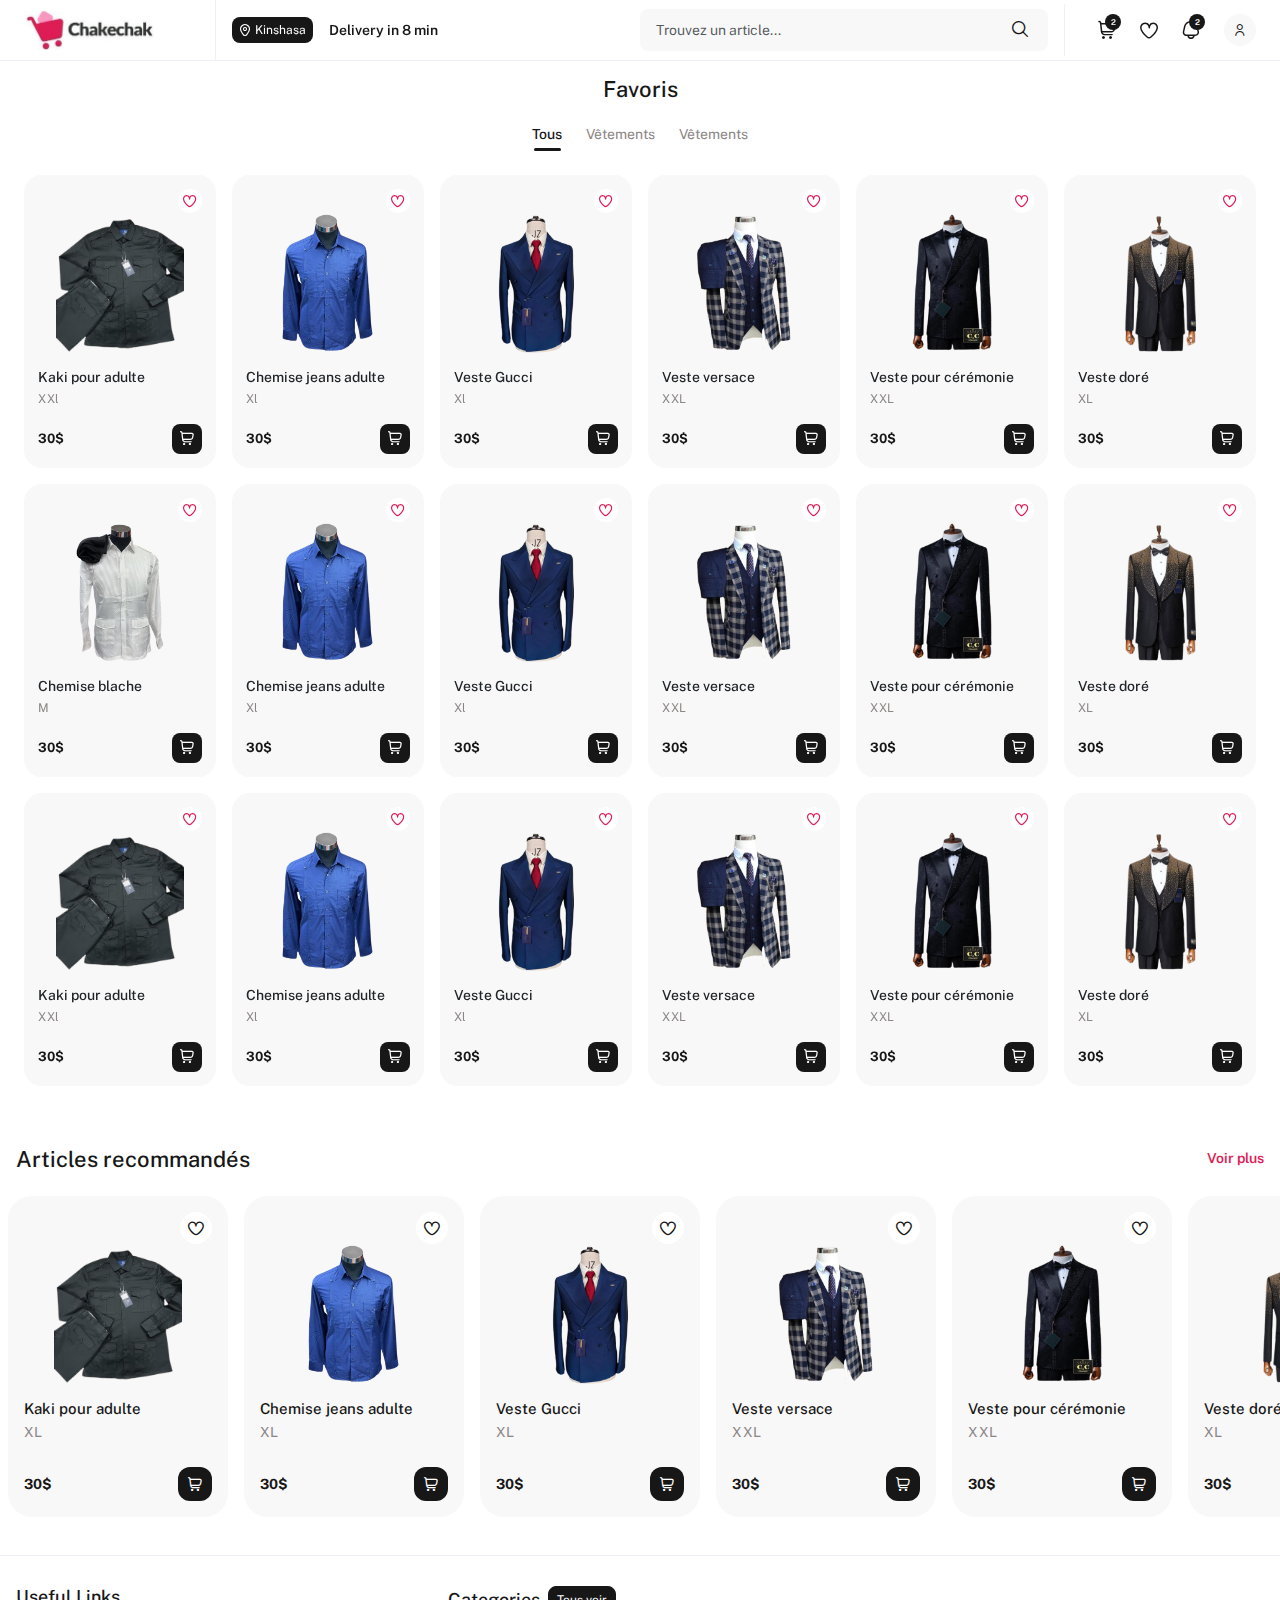
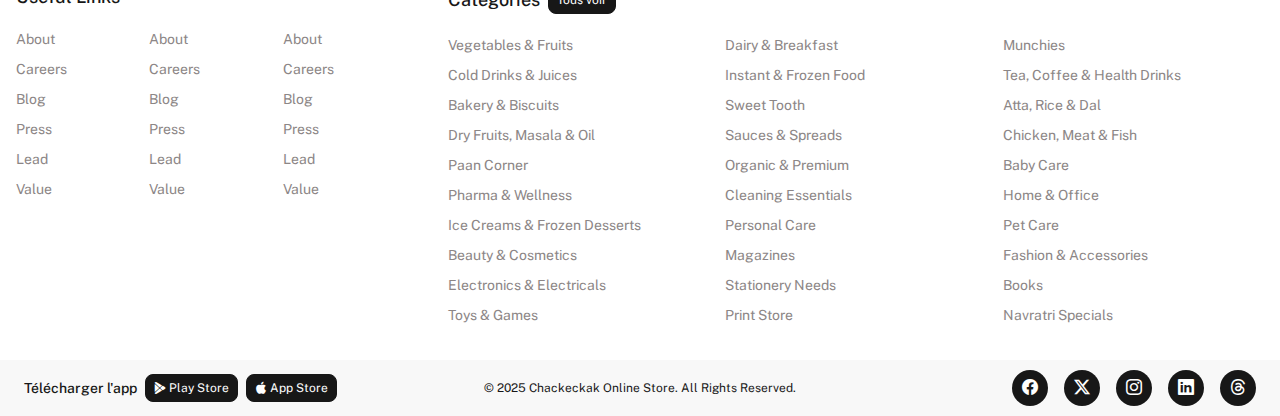
<file: favoris.html>
<!DOCTYPE html>
<html lang="en">
  <head>
    <meta charset="UTF-8" />
    <meta name="viewport" content="width=device-width, initial-scale=1.0" />
    <title>Chackeckak - Favoris</title>
    <link rel="stylesheet" href="https://cdn.jsdelivr.net/npm/bootstrap-icons@1.11.3/font/bootstrap-icons.min.css">
    <link rel="stylesheet" href="css/bootstrap.min.css" />
    <link rel="stylesheet" href="css/uicons-regular-rounded.css" />
    <link rel="stylesheet" href="css/uicons-solid-rounded.css" />
    <link rel="stylesheet" href="css/app.css" />
  </head>
  <body>
    <div class="global-div">
      <div class="wrapper d-flex flex-column">
        <!-- NAVBAR -->
        <header class="fixed-top">
          <nav class="navbar">
            <div class="content-nav w-100">
              <div class="container-fluid px-lg-3 px-lg-4 px-xxl-4">
                <div class="row g-lg-3 g-1 align-items-center">
                  <div class="col-lg-3 col-xl-2 col-3">
                    <div
                      class="d-flex align-items-center gap-lg-3 gap-xxl-5 gap-3 h-100"
                    >
                      <a
                        href="index.html"
                        class="logo-app d-flex align-items-center gap-2"
                      >
                        <img
                          src="images/logoChakeckak.jpeg"
                          alt="logo Chackeckak"
                          class="d-none d-lg-block"
                        />
                        <img
                          src="images/iconApp.jpeg"
                          alt="icon-app"
                          class="d-block d-lg-none"
                        />
                      </a>
                    </div>
                  </div>
                  <div class="col-lg-6 col-xl-8 col-6">
                    <div class="text-center info-location d-lg-none">
                      <p class="mb-0">Livraison</p>
                      <h6 class="mb-0">
                        <i class="fi fi-rr-marker"></i> Kinshasa
                      </h6>
                    </div>
                    <div
                      class="content-nav-center h-100 d-none d-lg-flex align-items-center"
                    >
                      <div class="d-flex align-items-center w-100 gap-lg-5">
                        <div class="d-flex align-items-center gap-lg-3">
                          <div
                            class="content-location d-flex align-items-center gap-1"
                          >
                            <i class="fi fi-rr-marker"></i>
                            <span>Kinshasa</span>
                          </div>
                          <p class="mb-0">Delivery in 8 min</p>
                        </div>
                        <div
                          class="content-search d-flex align-items-center w-50 ms-auto"
                        >
                          <div
                            class="d-flex align-items-center position-relative w-100"
                          >
                            <input
                              type="text"
                              class="form-control form-bg"
                              placeholder="Trouvez un article..."
                            />
                            <div class="icon-search">
                              <i class="fi fi-rr-search"></i>
                            </div>
                          </div>
                        </div>
                      </div>
                    </div>
                  </div>
                  <div class="col-lg-3 col-xl-2 col-3">
                    <div
                      class="d-flex align-items-center justify-content-end gap-lg-4 gap-4 content-nav-right h-100"
                    >
                      <a
                        href="#panier"
                        class="link-icon d-none d-lg-flex align-items-center justify-content-center tooltip-hover"
                        data-position-tooltip="bottom"
                        data-bs-toggle="offcanvas"
                        aria-controls="offcanvasRight"
                      >
                        <div class="indice">2</div>
                        <i class="fi fi-rr-shopping-cart"></i>
                        <span class="tooltip-indicator"> Panier </span>
                      </a>
                      <a
                        href="favoris.html"
                        class="link-icon d-none d-lg-flex align-items-center justify-content-center tooltip-hover"
                        data-position-tooltip="bottom"
                      >
                        <i class="fi fi-rr-heart"></i>
                        <span class="tooltip-indicator"> Favoris </span>
                      </a>
                      <a
                      href="favoris.html"
                      class="link-icon d-flex align-items-center justify-content-center tooltip-hover"
                      data-position-tooltip="bottom"
                    >
                    <div class="indice">2</div>
                      <i class="fi fi-rr-bell"></i>
                      <span class="tooltip-indicator"> Notifications </span>
                    </a>
                      <a href="login.html" class="d-none d-lg-flex">
                        <div class="avatar">
                          <div class="icon-avatar">
                            <i class="fi fi-rr-user"></i>
                          </div>
                        </div>
                      </a>
                    </div>
                  </div>
                </div>
              </div>
            </div>
          </nav>
        </header>
        <!-- NAVBAR -->

        <!-- FAVORIS -->
        <div class="content-page flex-grow-1">
          <section class="block-favoris pt-0">
            <div class="container-fluid px-lg-3 px-xl-4">
              <div class="text-center  mt-3">
                <h2 class="title-block mb-lg-3 mb-2">Favoris</h2>
              </div>
              <ul class="list-nav-filter d-flex align-items-center justify-content-lg-center mb-lg-4 mb-3">
                <li>
                  <a href="#" class="active">
                    Tous
                  </a>
                </li>
                <li>
                  <a href="#">
                    Vêtements
                  </a>
                </li>
                <li>
                  <a href="#">
                    Vêtements
                  </a>
                </li>
              </ul>
              <div class="row g-lg-3 g-2">
                <div class="col-lg-3 col-6 col-xl-2">
                  <div class="card card-product sm">
                    <a href="#" class="like liked ">
                      <i class="fi fi-rr-heart"></i>
                    </a>
                    <div class="content-img mb-3">
                      <img src="images/kaki.png" alt="img" class="w-100 h-100 object-fit-contain">
                    </div>
                    <div class="name-article mb-lg-3 mb-2">
                      <h5 class="mb-1">Kaki pour adulte</h5>
                      <p class="mb-0">XXl</p>
                    </div>
                    <div class="content-price-cart mt-auto d-flex align-items-center gap-2">
                      <h6 class="price mb-0">30$</h6>
                      <button class="btn btn-cart ms-auto">
                        <i class="fi fi-rr-shopping-cart"></i>
                      </button>
                    </div>
                  </div>
                </div>
                <div class="col-lg-3 col-6 col-xl-2">
                  <div class="card card-product sm">
                    <a href="#" class="like liked ">
                      <i class="fi fi-rr-heart"></i>
                    </a>
                    <div class="content-img mb-3">
                      <img src="images/chemise.png" alt="img" class="w-100 h-100 object-fit-contain">
                    </div>
                    <div class="name-article mb-lg-3 mb-2">
                      <h5 class="mb-1">Chemise jeans adulte</h5>
                      <p class="mb-0">Xl</p>
                    </div>
                    <div class="content-price-cart mt-auto d-flex align-items-center gap-2">
                      <h6 class="price mb-0">30$</h6>
                      <button class="btn btn-cart ms-auto">
                        <i class="fi fi-rr-shopping-cart"></i>
                      </button>
                    </div>
                  </div>
                </div>
                <div class="col-lg-3 col-6 col-xl-2">
                  <div class="card card-product sm">
                    <a href="#" class="like liked ">
                      <i class="fi fi-rr-heart"></i>
                    </a>
                    <div class="content-img mb-3">
                      <img src="images/veste.png" alt="img" class="w-100 h-100 object-fit-contain">
                    </div>
                    <div class="name-article mb-lg-3 mb-2">
                      <h5 class="mb-1">Veste Gucci</h5>
                      <p class="mb-0">Xl</p>
                    </div>
                    <div class="content-price-cart mt-auto d-flex align-items-center gap-2">
                      <h6 class="price mb-0">30$</h6>
                      <button class="btn btn-cart ms-auto">
                        <i class="fi fi-rr-shopping-cart"></i>
                      </button>
                    </div>
                  </div>
                </div>
                <div class="col-lg-3 col-6 col-xl-2">
                  <div class="card card-product sm">
                    <a href="#" class="like liked ">
                      <i class="fi fi-rr-heart"></i>
                    </a>
                    <div class="content-img mb-3">
                      <img src="images/veste1.png" alt="img" class="w-100 h-100 object-fit-contain">
                    </div>
                    <div class="name-article mb-lg-3 mb-2">
                      <h5 class="mb-1">Veste versace</h5>
                      <p class="mb-0">XXL</p>
                    </div>
                    <div class="content-price-cart mt-auto d-flex align-items-center gap-2">
                      <h6 class="price mb-0">30$</h6>
                      <button class="btn btn-cart ms-auto">
                        <i class="fi fi-rr-shopping-cart"></i>
                      </button>
                    </div>
                  </div>
                </div>
                <div class="col-lg-3 col-6 col-xl-2">
                  <div class="card card-product sm">
                    <a href="#" class="like liked ">
                      <i class="fi fi-rr-heart"></i>
                    </a>
                    <div class="content-img mb-3">
                      <img src="images/veste2.png" alt="img" class="w-100 h-100 object-fit-contain">
                    </div>
                    <div class="name-article mb-lg-3 mb-2">
                      <h5 class="mb-1">Veste pour cérémonie</h5>
                      <p class="mb-0">XXL</p>
                    </div>
                    <div class="content-price-cart mt-auto d-flex align-items-center gap-2">
                      <h6 class="price mb-0">30$</h6>
                      <button class="btn btn-cart ms-auto">
                        <i class="fi fi-rr-shopping-cart"></i>
                      </button>
                    </div>
                  </div>
                </div>
                <div class="col-lg-3 col-6 col-xl-2">
                  <div class="card card-product sm">
                    <a href="#" class="like liked ">
                      <i class="fi fi-rr-heart"></i>
                    </a>
                    <div class="content-img mb-3">
                      <img src="images/veste3.png" alt="img" class="w-100 h-100 object-fit-contain">
                    </div>
                    <div class="name-article mb-lg-3 mb-2">
                      <h5 class="mb-1">Veste doré</h5>
                      <p class="mb-0">XL</p>
                    </div>
                    <div class="content-price-cart mt-auto d-flex align-items-center gap-2">
                      <h6 class="price mb-0">30$</h6>
                      <button class="btn btn-cart ms-auto">
                        <i class="fi fi-rr-shopping-cart"></i>
                      </button>
                    </div>
                  </div>
                </div>
                <div class="col-lg-3 col-6 col-xl-2">
                  <div class="card card-product sm">
                    <a href="#" class="like liked ">
                      <i class="fi fi-rr-heart"></i>
                    </a>
                    <div class="content-img mb-3">
                      <img src="images/chemise1.png" alt="img" class="w-100 h-100 object-fit-contain">
                    </div>
                    <div class="name-article mb-lg-3 mb-2">
                      <h5 class="mb-1">Chemise blache</h5>
                      <p class="mb-0">M</p>
                    </div>
                    <div class="content-price-cart mt-auto d-flex align-items-center gap-2">
                      <h6 class="price mb-0">30$</h6>
                      <button class="btn btn-cart ms-auto">
                        <i class="fi fi-rr-shopping-cart"></i>
                      </button>
                    </div>
                  </div>
                </div>
                <div class="col-lg-3 col-6 col-xl-2">
                  <div class="card card-product sm">
                    <a href="#" class="like liked ">
                      <i class="fi fi-rr-heart"></i>
                    </a>
                    <div class="content-img mb-3">
                      <img src="images/chemise.png" alt="img" class="w-100 h-100 object-fit-contain">
                    </div>
                    <div class="name-article mb-lg-3 mb-2">
                      <h5 class="mb-1">Chemise jeans adulte</h5>
                      <p class="mb-0">Xl</p>
                    </div>
                    <div class="content-price-cart mt-auto d-flex align-items-center gap-2">
                      <h6 class="price mb-0">30$</h6>
                      <button class="btn btn-cart ms-auto">
                        <i class="fi fi-rr-shopping-cart"></i>
                      </button>
                    </div>
                  </div>
                </div>
                <div class="col-lg-3 col-6 col-xl-2">
                  <div class="card card-product sm">
                    <a href="#" class="like liked ">
                      <i class="fi fi-rr-heart"></i>
                    </a>
                    <div class="content-img mb-3">
                      <img src="images/veste.png" alt="img" class="w-100 h-100 object-fit-contain">
                    </div>
                    <div class="name-article mb-lg-3 mb-2">
                      <h5 class="mb-1">Veste Gucci</h5>
                      <p class="mb-0">Xl</p>
                    </div>
                    <div class="content-price-cart mt-auto d-flex align-items-center gap-2">
                      <h6 class="price mb-0">30$</h6>
                      <button class="btn btn-cart ms-auto">
                        <i class="fi fi-rr-shopping-cart"></i>
                      </button>
                    </div>
                  </div>
                </div>
                <div class="col-lg-3 col-6 col-xl-2">
                  <div class="card card-product sm">
                    <a href="#" class="like liked ">
                      <i class="fi fi-rr-heart"></i>
                    </a>
                    <div class="content-img mb-3">
                      <img src="images/veste1.png" alt="img" class="w-100 h-100 object-fit-contain">
                    </div>
                    <div class="name-article mb-lg-3 mb-2">
                      <h5 class="mb-1">Veste versace</h5>
                      <p class="mb-0">XXL</p>
                    </div>
                    <div class="content-price-cart mt-auto d-flex align-items-center gap-2">
                      <h6 class="price mb-0">30$</h6>
                      <button class="btn btn-cart ms-auto">
                        <i class="fi fi-rr-shopping-cart"></i>
                      </button>
                    </div>
                  </div>
                </div>
                <div class="col-lg-3 col-6 col-xl-2">
                  <div class="card card-product sm">
                    <a href="#" class="like liked ">
                      <i class="fi fi-rr-heart"></i>
                    </a>
                    <div class="content-img mb-3">
                      <img src="images/veste2.png" alt="img" class="w-100 h-100 object-fit-contain">
                    </div>
                    <div class="name-article mb-lg-3 mb-2">
                      <h5 class="mb-1">Veste pour cérémonie</h5>
                      <p class="mb-0">XXL</p>
                    </div>
                    <div class="content-price-cart mt-auto d-flex align-items-center gap-2">
                      <h6 class="price mb-0">30$</h6>
                      <button class="btn btn-cart ms-auto">
                        <i class="fi fi-rr-shopping-cart"></i>
                      </button>
                    </div>
                  </div>
                </div>
                <div class="col-lg-3 col-6 col-xl-2">
                  <div class="card card-product sm">
                    <a href="#" class="like liked ">
                      <i class="fi fi-rr-heart"></i>
                    </a>
                    <div class="content-img mb-3">
                      <img src="images/veste3.png" alt="img" class="w-100 h-100 object-fit-contain">
                    </div>
                    <div class="name-article mb-lg-3 mb-2">
                      <h5 class="mb-1">Veste doré</h5>
                      <p class="mb-0">XL</p>
                    </div>
                    <div class="content-price-cart mt-auto d-flex align-items-center gap-2">
                      <h6 class="price mb-0">30$</h6>
                      <button class="btn btn-cart ms-auto">
                        <i class="fi fi-rr-shopping-cart"></i>
                      </button>
                    </div>
                  </div>
                </div>
                <div class="col-lg-3 col-6 col-xl-2">
                  <div class="card card-product sm">
                    <a href="#" class="like liked ">
                      <i class="fi fi-rr-heart"></i>
                    </a>
                    <div class="content-img mb-3">
                      <img src="images/kaki.png" alt="img" class="w-100 h-100 object-fit-contain">
                    </div>
                    <div class="name-article mb-lg-3 mb-2">
                      <h5 class="mb-1">Kaki pour adulte</h5>
                      <p class="mb-0">XXl</p>
                    </div>
                    <div class="content-price-cart mt-auto d-flex align-items-center gap-2">
                      <h6 class="price mb-0">30$</h6>
                      <button class="btn btn-cart ms-auto">
                        <i class="fi fi-rr-shopping-cart"></i>
                      </button>
                    </div>
                  </div>
                </div>
                <div class="col-lg-3 col-6 col-xl-2">
                  <div class="card card-product sm">
                    <a href="#" class="like liked ">
                      <i class="fi fi-rr-heart"></i>
                    </a>
                    <div class="content-img mb-3">
                      <img src="images/chemise.png" alt="img" class="w-100 h-100 object-fit-contain">
                    </div>
                    <div class="name-article mb-lg-3 mb-2">
                      <h5 class="mb-1">Chemise jeans adulte</h5>
                      <p class="mb-0">Xl</p>
                    </div>
                    <div class="content-price-cart mt-auto d-flex align-items-center gap-2">
                      <h6 class="price mb-0">30$</h6>
                      <button class="btn btn-cart ms-auto">
                        <i class="fi fi-rr-shopping-cart"></i>
                      </button>
                    </div>
                  </div>
                </div>
                <div class="col-lg-3 col-6 col-xl-2">
                  <div class="card card-product sm">
                    <a href="#" class="like liked ">
                      <i class="fi fi-rr-heart"></i>
                    </a>
                    <div class="content-img mb-3">
                      <img src="images/veste.png" alt="img" class="w-100 h-100 object-fit-contain">
                    </div>
                    <div class="name-article mb-lg-3 mb-2">
                      <h5 class="mb-1">Veste Gucci</h5>
                      <p class="mb-0">Xl</p>
                    </div>
                    <div class="content-price-cart mt-auto d-flex align-items-center gap-2">
                      <h6 class="price mb-0">30$</h6>
                      <button class="btn btn-cart ms-auto">
                        <i class="fi fi-rr-shopping-cart"></i>
                      </button>
                    </div>
                  </div>
                </div>
                <div class="col-lg-3 col-6 col-xl-2">
                  <div class="card card-product sm">
                    <a href="#" class="like liked ">
                      <i class="fi fi-rr-heart"></i>
                    </a>
                    <div class="content-img mb-3">
                      <img src="images/veste1.png" alt="img" class="w-100 h-100 object-fit-contain">
                    </div>
                    <div class="name-article mb-lg-3 mb-2">
                      <h5 class="mb-1">Veste versace</h5>
                      <p class="mb-0">XXL</p>
                    </div>
                    <div class="content-price-cart mt-auto d-flex align-items-center gap-2">
                      <h6 class="price mb-0">30$</h6>
                      <button class="btn btn-cart ms-auto">
                        <i class="fi fi-rr-shopping-cart"></i>
                      </button>
                    </div>
                  </div>
                </div>
                <div class="col-lg-3 col-6 col-xl-2">
                  <div class="card card-product sm">
                    <a href="#" class="like liked ">
                      <i class="fi fi-rr-heart"></i>
                    </a>
                    <div class="content-img mb-3">
                      <img src="images/veste2.png" alt="img" class="w-100 h-100 object-fit-contain">
                    </div>
                    <div class="name-article mb-lg-3 mb-2">
                      <h5 class="mb-1">Veste pour cérémonie</h5>
                      <p class="mb-0">XXL</p>
                    </div>
                    <div class="content-price-cart mt-auto d-flex align-items-center gap-2">
                      <h6 class="price mb-0">30$</h6>
                      <button class="btn btn-cart ms-auto">
                        <i class="fi fi-rr-shopping-cart"></i>
                      </button>
                    </div>
                  </div>
                </div>
                <div class="col-lg-3 col-6 col-xl-2">
                  <div class="card card-product sm">
                    <a href="#" class="like liked ">
                      <i class="fi fi-rr-heart"></i>
                    </a>
                    <div class="content-img mb-3">
                      <img src="images/veste3.png" alt="img" class="w-100 h-100 object-fit-contain">
                    </div>
                    <div class="name-article mb-lg-3 mb-2">
                      <h5 class="mb-1">Veste doré</h5>
                      <p class="mb-0">XL</p>
                    </div>
                    <div class="content-price-cart mt-auto d-flex align-items-center gap-2">
                      <h6 class="price mb-0">30$</h6>
                      <button class="btn btn-cart ms-auto">
                        <i class="fi fi-rr-shopping-cart"></i>
                      </button>
                    </div>
                  </div>
                </div>
              </div>
            </div>
          </section>
        </div>
        <!-- FAVORIS -->

        <!-- RECOMMANDATIONS -->
        <section class="block-product-slide">
          <div class="container-fluid px-lg-3 px-xxl-4 px-2">
            <div class="d-flex align-items-center gap-2 mb-lg-3 mb-3">
              <h2 class="title-block mb-0">Articles recommandés</h2>
              <a href="#" class="link ms-auto">Voir plus</a>
            </div>
          </div>
          <div class="content-product px-xxl-4 px-2 py-lg-2 d-flex gap-lg-3 gap-2">
            <div class="item-product d-flex flex-column">
              <a href="#" class="like">
                <i class="fi fi-rr-heart"></i>
              </a>
              <div class="content-img mb-3">
                <img
                  src="images/kaki.png"
                  alt="img"
                  class="w-100 h-100 object-fit-contain"
                />
              </div>
              <div class="name-article mb-lg-4 mb-3">
                <h5 class="mb-1">Kaki pour adulte</h5>
                <p class="mb-0">XL</p>
              </div>
              <div
                class="content-price-cart mt-auto d-flex align-items-center gap-2"
              >
                <h6 class="price mb-0">30$</h6>
                <button class="btn btn-cart ms-auto">
                  <i class="fi fi-rr-shopping-cart"></i>
                </button>
              </div>
            </div>
            <div class="item-product d-flex flex-column">
              <a href="#" class="like">
                <i class="fi fi-rr-heart"></i>
              </a>
              <div class="content-img mb-3">
                <img
                  src="images/chemise.png"
                  alt="img"
                  class="w-100 h-100 object-fit-contain"
                />
              </div>
              <div class="name-article mb-lg-4 mb-3">
                <h5 class="mb-1">Chemise jeans adulte</h5>
                <p class="mb-0">XL</p>
              </div>
              <div
                class="content-price-cart mt-auto d-flex align-items-center gap-2"
              >
                <h6 class="price mb-0">30$</h6>
                <button class="btn btn-cart ms-auto">
                  <i class="fi fi-rr-shopping-cart"></i>
                </button>
              </div>
            </div>
            <div class="item-product d-flex flex-column">
              <a href="#" class="like">
                <i class="fi fi-rr-heart"></i>
              </a>
              <div class="content-img mb-3">
                <img
                  src="images/veste.png"
                  alt="img"
                  class="w-100 h-100 object-fit-contain"
                />
              </div>
              <div class="name-article mb-lg-4 mb-3">
                <h5 class="mb-1">Veste Gucci</h5>
                <p class="mb-0">XL</p>
              </div>
              <div
                class="content-price-cart mt-auto d-flex align-items-center gap-2"
              >
                <h6 class="price mb-0">30$</h6>
                <button class="btn btn-cart ms-auto">
                  <i class="fi fi-rr-shopping-cart"></i>
                </button>
              </div>
            </div>
            <div class="item-product d-flex flex-column">
              <a href="#" class="like">
                <i class="fi fi-rr-heart"></i>
              </a>
              <div class="content-img mb-3">
                <img
                  src="images/veste1.png"
                  alt="img"
                  class="w-100 h-100 object-fit-contain"
                />
              </div>
              <div class="name-article mb-lg-4 mb-3">
                <h5 class="mb-1">Veste versace</h5>
                <p class="mb-0">XXL</p>
              </div>
              <div
                class="content-price-cart mt-auto d-flex align-items-center gap-2"
              >
                <h6 class="price mb-0">30$</h6>
                <button class="btn btn-cart ms-auto">
                  <i class="fi fi-rr-shopping-cart"></i>
                </button>
              </div>
            </div>
            <div class="item-product d-flex flex-column">
              <a href="#" class="like">
                <i class="fi fi-rr-heart"></i>
              </a>
              <div class="content-img mb-3">
                <img
                  src="images/veste2.png"
                  alt="img"
                  class="w-100 h-100 object-fit-contain"
                />
              </div>
              <div class="name-article mb-lg-4 mb-3">
                <h5 class="mb-1">Veste pour cérémonie</h5>
                <p class="mb-0">XXL</p>
              </div>
              <div
                class="content-price-cart mt-auto d-flex align-items-center gap-2"
              >
                <h6 class="price mb-0">30$</h6>
                <button class="btn btn-cart ms-auto">
                  <i class="fi fi-rr-shopping-cart"></i>
                </button>
              </div>
            </div>
            <div class="item-product d-flex flex-column">
              <a href="#" class="like">
                <i class="fi fi-rr-heart"></i>
              </a>
              <div class="content-img mb-3">
                <img
                  src="images/veste3.png"
                  alt="img"
                  class="w-100 h-100 object-fit-contain"
                />
              </div>
              <div class="name-article mb-lg-4 mb-3">
                <h5 class="mb-1">Veste doré</h5>
                <p class="mb-0">XL</p>
              </div>
              <div
                class="content-price-cart mt-auto d-flex align-items-center gap-2"
              >
                <h6 class="price mb-0">30$</h6>
                <button class="btn btn-cart ms-auto">
                  <i class="fi fi-rr-shopping-cart"></i>
                </button>
              </div>
            </div>
            <div class="item-product d-flex flex-column">
              <a href="#" class="like">
                <i class="fi fi-rr-heart"></i>
              </a>
              <div class="content-img mb-3">
                <img
                  src="images/chemise1.png"
                  alt="img"
                  class="w-100 h-100 object-fit-contain"
                />
              </div>
              <div class="name-article mb-lg-4 mb-3">
                <h5 class="mb-1">Chemise blache</h5>
                <p class="mb-0">M</p>
              </div>
              <div
                class="content-price-cart mt-auto d-flex align-items-center gap-2"
              >
                <h6 class="price mb-0">30$</h6>
                <button class="btn btn-cart ms-auto">
                  <i class="fi fi-rr-shopping-cart"></i>
                </button>
              </div>
            </div>
          </div>
        </section>
        <!-- RECOMMANDATIONS -->

        <!-- FOOTER -->
        <footer class="footer-page d-none d-lg-block">
          <div class="content-footer">
            <div class="container-fluid  px-lg-3 px-xxl-4">
                <div class="row g-lg-4 g-xl-5">
                    <div class="col-lg-5 col-xl-4">
                        <h4 class="title-footer mb-lg-3">Useful Links</h4>
                        <div class="row g-lg-3 g-2">
                            <div class="col-lg-4">
                                <ul class="list-link-footer">
                                    <li>
                                        <a href="#">About</a>
                                    </li>
                                    <li>
                                        <a href="#">Careers</a>
                                    </li>
                                    <li>
                                        <a href="#">Blog</a>
                                    </li>
                                    <li>
                                        <a href="#">Press</a>
                                    </li>
                                    <li>
                                        <a href="#">Lead</a>
                                    </li>
                                    <li>
                                        <a href="#">Value</a>
                                    </li>
                                </ul>
                            </div>
                            <div class="col-lg-4">
                                <ul class="list-link-footer">
                                    <li>
                                        <a href="#">About</a>
                                    </li>
                                    <li>
                                        <a href="#">Careers</a>
                                    </li>
                                    <li>
                                        <a href="#">Blog</a>
                                    </li>
                                    <li>
                                        <a href="#">Press</a>
                                    </li>
                                    <li>
                                        <a href="#">Lead</a>
                                    </li>
                                    <li>
                                        <a href="#">Value</a>
                                    </li>
                                </ul>
                            </div>
                            <div class="col-lg-4">
                                <ul class="list-link-footer">
                                    <li>
                                        <a href="#">About</a>
                                    </li>
                                    <li>
                                        <a href="#">Careers</a>
                                    </li>
                                    <li>
                                        <a href="#">Blog</a>
                                    </li>
                                    <li>
                                        <a href="#">Press</a>
                                    </li>
                                    <li>
                                        <a href="#">Lead</a>
                                    </li>
                                    <li>
                                        <a href="#">Value</a>
                                    </li>
                                </ul>
                            </div>
                        </div>
                    </div>
                    <div class="col-lg-7 col-xl-8">
                        <div class="d-flex align-items-center gap-2 mb-lg-3">
                            <h4 class="title-footer mb-0">Categories</h4>
                            <a href="#" class="btn btn-black btn-sm">Tous voir</a>
                        </div>
                        <div class="row g-lg-3 g-2">
                            <div class="col-lg-4">
                                <ul class="list-link-footer">
                                    <li>
                                        <a href="#">Vegetables & Fruits</a>
                                    </li>
                                    <li>
                                        <a href="#">Cold Drinks & Juices</a>
                                    </li>
                                    <li>
                                        <a href="#">Bakery & Biscuits</a>
                                    </li>
                                    <li>
                                        <a href="#">Dry Fruits, Masala & Oil</a>
                                    </li>
                                    <li>
                                        <a href="#">Paan Corner</a>
                                    </li>
                                    <li>
                                        <a href="#">Pharma & Wellness</a>
                                    </li>
                                    <li>
                                        <a href="#">Ice Creams & Frozen Desserts</a>
                                    </li>
                                    <li>
                                        <a href="#">Beauty & Cosmetics</a>
                                    </li>
                                    <li>
                                        <a href="#">Electronics & Electricals</a>
                                    </li>
                                    <li>
                                        <a href="#">Toys & Games</a>
                                    </li>
                                </ul>
                            </div>
                            <div class="col-lg-4">
                                <ul class="list-link-footer">
                                    <li>
                                        <a href="#">Dairy & Breakfast</a>
                                    </li>
                                    <li>
                                        <a href="#">Instant & Frozen Food</a>
                                    </li>
                                    <li>
                                        <a href="#">Sweet Tooth</a>
                                    </li>
                                    <li>
                                        <a href="#">Sauces & Spreads</a>
                                    </li>
                                    <li>
                                        <a href="#">Organic & Premium</a>
                                    </li>
                                    <li>
                                        <a href="#">Cleaning Essentials</a>
                                    </li>
                                    <li>
                                        <a href="#">Personal Care</a>
                                    </li>
                                    <li>
                                        <a href="#">Magazines</a>
                                    </li>
                                    <li>
                                        <a href="#">Stationery Needs</a>
                                    </li>
                                    <li>
                                        <a href="#">Print Store</a>
                                    </li>
                                </ul>
                            </div>
                            <div class="col-lg-4">
                                <ul class="list-link-footer">
                                    <li>
                                        <a href="#">Munchies</a>
                                    </li>
                                    <li>
                                        <a href="#">Tea, Coffee & Health Drinks</a>
                                    </li>
                                    <li>
                                        <a href="#">Atta, Rice & Dal</a>
                                    </li>
                                    <li>
                                        <a href="#">Chicken, Meat & Fish</a>
                                    </li>
                                    <li>
                                        <a href="#">Baby Care</a>
                                    </li>
                                    <li>
                                        <a href="#">Home & Office</a>
                                    </li>
                                    <li>
                                        <a href="#">Pet Care</a>
                                    </li>
                                    <li>
                                        <a href="#">Fashion & Accessories</a>
                                    </li>
                                    <li>
                                        <a href="#">Books</a>
                                    </li>
                                    <li>
                                        <a href="#">Navratri Specials</a>
                                    </li>
                                </ul>
                            </div>
                        </div>
                    </div>
                </div>
            </div>
          </div>
          <div class="footer-bottom">
            <div class="container-fluid px-lg-3 px-xl-4">
                <div class="row g-lg-3 g-2 align-items-center">
                    <div class="col-lg-4">
                      <div class="d-flex align-items-center gap-2 flex-wrap">
                        <h6 class="mb-0">Télécharger l'app</h6>
                        <a href="#" class="btn btn-black btn-sm">
                          <i class="bi bi-google-play"></i>
                          Play Store
                        </a>
                        <a href="#" class="btn btn-black btn-sm">
                          <i class="bi bi-apple"></i>
                          App Store
                        </a>
                      </div>
                    </div>
                    <div class="col-lg-4">
                        <div class="text-lg-center">
                            <p class="mb-0">© 2025 Chackeckak Online Store. All Rights Reserved.</p>
                        </div>
                    </div>
                    <div class="col-lg-4">
                      <div class="d-flex align-items-center gap-lg-3 gap-2 justify-content-lg-end">
                        <a href="#" class="link-network">
                          <i class="bi bi-facebook"></i>
                        </a>
                        <a href="#" class="link-network">
                          <i class="bi bi-twitter-x"></i>
                        </a>
                        <a href="#" class="link-network">
                          <i class="bi bi-instagram"></i>
                        </a>
                        <a href="#" class="link-network">
                          <i class="bi bi-linkedin"></i>
                        </a>
                        <a href="#" class="link-network">
                          <i class="bi bi-threads"></i>
                        </a>
                      </div>
                    </div>
                </div>
            </div>
          </div>
        </footer>
        <!-- FOOTER -->

        <!-- TABBAR -->
        <div class="tabBar position-fixed d-lg-none">
          <div class="content-tab d-flex gap-4">
            <a href="index.html" class="d-flex link-tab flex-column flex-1 align-items-center text-center">
              <div class="icon">
                <i class="fi fi-rr-home"></i>
              </div>
              <span>Accueil</span>
            </a>
            <a href="index.html" class="d-flex link-tab flex-column flex-1 align-items-center text-center">
              <div class="icon">
                <i class="fi fi-rr-apps"></i>
              </div>
              <span>Categories</span>
            </a>
            <a href="index.html" class="d-flex link-tab flex-column flex-1 align-items-center text-center">
              <div class="icon">
                <div class="indice">
                  2
                </div>
                <i class="fi fi-rr-shopping-cart"></i>
              </div>
              <span>Panier</span>
            </a>
            <a href="favoris.html" class="active d-flex  link-tab flex-column flex-1 align-items-center text-center">
              <div class="icon">
                <i class="fi fi-rr-heart"></i>
              </div>
              <span>Favoris</span>
            </a>
            <a href="index.html" class="d-flex link-tab flex-column flex-1 align-items-center text-center">
              <div class="icon">
                <i class="fi fi-rr-user"></i>
              </div>
              <span>profil</span>
            </a>
          </div>
         </div>
         <!-- TABBAR -->
      </div>
    </div>
    <!-- PANIER -->
    <div class="offcanvas offcanvas-end" tabindex="-1" id="panier" aria-labelledby="offcanvasRightLabel">
      <div class="offcanvas-header">
        <h5 class="offcanvas-title" id="offcanvasRightLabel">Mon panier</h5>
        <button type="button" class="btn-close" data-bs-dismiss="offcanvas" aria-label="Close">
          <i class="fi fi-rr-cross"></i>
        </button>
      </div>
      <div class="offcanvas-body">
        <div class="all-article-in-cart d-flex flex-column gap-2">
          <div class="d-flex align-items-center mb-2">
            <p class="text muted xm mb-0">
              4 items
            </p>
            <button class="btn btn-border btn-sm ms-auto">
              Vider mon panier
            </button>
          </div>
          <div class="card card-cart">
            <button href="#" class=" btn btn-remove-in-cart">
              <i class="fi fi-rr-cross"></i>
            </button>
            <div class="row g-2 g-lg-3">
              <div class="col-3">
                <div class="block-img">
                  <img src="images/kaki.png" alt="img" class="w-100 h-100 object-fit-contain">
                </div>
              </div>
              <div class="col-9">
                <div class="row g-2 align-items-center">
                  <div class="col-8">
                    <div class="block-info-article">
                      <h6 class="mb-1">
                        Kaki pour adulte
                      </h6>
                      <p class="mb-1">XXl</p>
                      <div class="price">
                        30$
                      </div>
                    </div>
                  </div>
                  <div class="col-4">
                    <div class="block-quantity">
                      <div class="content-block d-flex align-items-center">
                        <button class="btn btn-action" id="btn-up">
                          <i class="fi fi-rr-moins">
                            <i class="fi fi-sr-minus"></i>
                          </i>
                        </button>
                        <input type="text" class="form-control text-center" value="1">
                        <button class="btn btn-action" id="btn-down">
                          <i class="fi fi-rr-plus"></i>
                        </button>
                      </div>
                    </div>
                  </div>
                </div>
              </div>
            </div>
          </div>
          <div class="card card-cart">
            <button href="#" class=" btn btn-remove-in-cart">
              <i class="fi fi-rr-cross"></i>
            </button>
            <div class="row g-2 g-lg-3">
              <div class="col-3">
                <div class="block-img">
                  <img src="images/chemise.png" alt="img" class="w-100 h-100 object-fit-contain">
                </div>
              </div>
              <div class="col-9">
                <div class="row g-2 align-items-center">
                  <div class="col-8">
                    <div class="block-info-article">
                      <h6 class="mb-1">
                        Chemise jeans adulte
                      </h6>
                      <p class="mb-1">Xl</p>
                      <div class="price">
                        30$
                      </div>
                    </div>
                  </div>
                  <div class="col-4">
                    <div class="block-quantity">
                      <div class="content-block d-flex align-items-center">
                        <button class="btn btn-action" id="btn-up">
                          <i class="fi fi-rr-moins">
                            <i class="fi fi-sr-minus"></i>
                          </i>
                        </button>
                        <input type="text" class="form-control text-center" value="1">
                        <button class="btn btn-action" id="btn-down">
                          <i class="fi fi-rr-plus"></i>
                        </button>
                      </div>
                    </div>
                  </div>
                </div>
              </div>
            </div>
          </div>
          <div class="card card-cart">
            <button href="#" class=" btn btn-remove-in-cart">
              <i class="fi fi-rr-cross"></i>
            </button>
            <div class="row g-2 g-lg-3">
              <div class="col-3">
                <div class="block-img">
                  <img src="images/veste.png" alt="img" class="w-100 h-100 object-fit-contain">
                </div>
              </div>
              <div class="col-9">
                <div class="row g-2 align-items-center">
                  <div class="col-8">
                    <div class="block-info-article">
                      <h6 class="mb-1">
                        Veste Gucci
                      </h6>
                      <p class="mb-1">Xl</p>
                      <div class="price">
                        30$
                      </div>
                    </div>
                  </div>
                  <div class="col-4">
                    <div class="block-quantity">
                      <div class="content-block d-flex align-items-center">
                        <button class="btn btn-action" id="btn-up">
                          <i class="fi fi-rr-moins">
                            <i class="fi fi-sr-minus"></i>
                          </i>
                        </button>
                        <input type="text" class="form-control text-center" value="1">
                        <button class="btn btn-action" id="btn-down">
                          <i class="fi fi-rr-plus"></i>
                        </button>
                      </div>
                    </div>
                  </div>
                </div>
              </div>
            </div>
          </div>
          <div class="card card-cart">
            <button href="#" class=" btn btn-remove-in-cart">
              <i class="fi fi-rr-cross"></i>
            </button>
            <div class="row g-2 g-lg-3">
              <div class="col-3">
                <div class="block-img">
                  <img src="images/veste1.png" alt="img" class="w-100 h-100 object-fit-contain">
                </div>
              </div>
              <div class="col-9">
                <div class="row g-2 align-items-center">
                  <div class="col-8">
                    <div class="block-info-article">
                      <h6 class="mb-1">
                       Veste versace
                      </h6>
                      <p class="mb-1">XXL</p>
                      <div class="price">
                        30$
                      </div>
                    </div>
                  </div>
                  <div class="col-4">
                    <div class="block-quantity">
                      <div class="content-block d-flex align-items-center">
                        <button class="btn btn-action" id="btn-up">
                          <i class="fi fi-rr-moins">
                            <i class="fi fi-sr-minus"></i>
                          </i>
                        </button>
                        <input type="text" class="form-control text-center" value="1">
                        <button class="btn btn-action" id="btn-down">
                          <i class="fi fi-rr-plus"></i>
                        </button>
                      </div>
                    </div>
                  </div>
                </div>
              </div>
            </div>
          </div>
        </div>
      </div>
      <div class="offcanvas-footer">
        <div class="row align-items-center g-2">
          <div class="col-8">
            <p class="text muted sm mb-1">
              Total à payer
            </p>
            <h5 class="text mb-0 fw-bold">
              120$
            </h5>
          </div>
          <div class="col-4">
            <a href="#" class="btn btn-default btn-primary w-100">
              Check-out
            </a>
          </div>
        </div>
      </div>
    </div>
    <!-- PANIER -->
     <script src="js/jquery-3.6.0.min.js"></script>
     <script src="js/bootstrap.bundle.min.js"></script>
  </body>
</html>
</file>
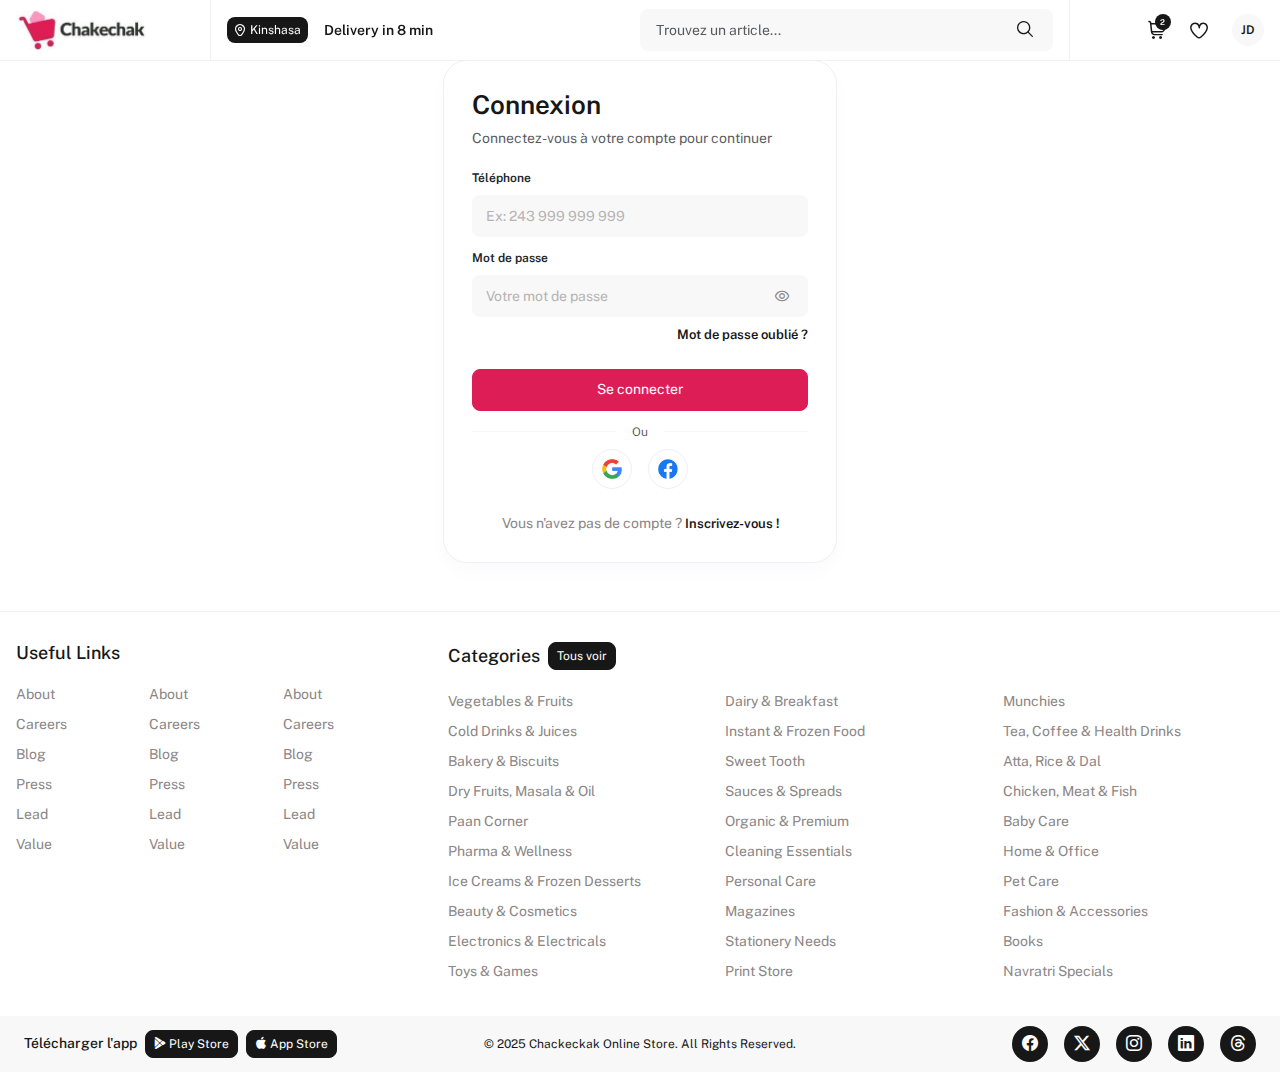
<file: login.html>
<!DOCTYPE html>
<html lang="en">
  <head>
    <meta charset="UTF-8" />
    <meta name="viewport" content="width=device-width, initial-scale=1.0" />
    <title>Chackeckak - Login</title>
    <link rel="stylesheet" href="https://cdn.jsdelivr.net/npm/bootstrap-icons@1.11.3/font/bootstrap-icons.min.css">
    <link rel="stylesheet" href="css/bootstrap.min.css" />
    <link rel="stylesheet" href="css/uicons-regular-rounded.css" />
    <link rel="stylesheet" href="css/uicons-solid-rounded.css" />
    <link rel="stylesheet" href="css/app.css" />
  </head>
  <body>
    <div class="global-div">
      <div class="wrapper d-flex flex-column">
        <!-- NAVBAR -->
        <header class="fixed-top">
          <nav class="navbar">
            <div class="content-nav w-100">
              <div class="container-fluid px-lg-3 px-xxl-4">
                <div class="row g-lg-3 g-1">
                  <div class="col-lg-3 col-xl-2 col-3">
                    <div
                      class="d-flex align-items-center gap-lg-3 gap-xxl-5 gap-3 h-100"
                    >
                      <a
                        href="index.html"
                        class="logo-app d-flex align-items-center gap-2"
                      >
                        <img
                          src="images/logoChakeckak.jpeg"
                          alt="logo Chackeckak"
                          class="d-none d-lg-block"
                        />
                        <img
                          src="images/iconApp.jpeg"
                          alt="icon-app"
                          class="d-block d-lg-none"
                        />
                      </a>
                    </div>
                  </div>
                  <div class="col-lg-6 col-xl-8 col-6">
                    <div
                      class="text-center d-flex flex-column justify-content-center info-location d-lg-none h-100"
                    >
                      <p class="mb-0">Livraison</p>
                      <h6 class="mb-0">
                        <i class="fi fi-rr-marker"></i> Kinshasa
                      </h6>
                    </div>
                    <div
                      class="content-nav-center h-100 d-none d-lg-flex align-items-center"
                    >
                      <div class="d-flex align-items-center w-100 gap-lg-5">
                        <div class="d-flex align-items-center gap-lg-3">
                          <div
                            class="content-location d-flex align-items-center gap-1"
                          >
                            <i class="fi fi-rr-marker"></i>
                            <span>Kinshasa</span>
                          </div>
                          <p class="mb-0">Delivery in 8 min</p>
                        </div>
                        <div
                          class="content-search d-flex align-items-center w-50 ms-auto"
                        >
                          <div
                            class="d-flex align-items-center position-relative w-100"
                          >
                            <input
                              type="text"
                              class="form-control form-bg"
                              placeholder="Trouvez un article..."
                            />
                            <div class="block-show-result-search">
                              <!-- <div class="block-impty d-flex flex-column text-center align-items-center gap-1 mt-4">
                                <i class="fi fi-rr-search-alt text md"></i>
                                <p class="text sm muted mb-0">Aucun resultat trouvé</p>
                              </div> -->
                              <div class="block-search-recent flex-wrap mb-2">
                                <div class="item-block">
                                  <a href="#"> Polo </a>
                                  <button class="btn">
                                    <i class="fi fi-rr-cross"></i>
                                  </button>
                                </div>
                                <div class="item-block">
                                  <a href="#"> Jeans </a>
                                  <button class="btn">
                                    <i class="fi fi-rr-cross"></i>
                                  </button>
                                </div>
                                <div class="item-block">
                                  <a href="#"> Chemise </a>
                                  <button class="btn">
                                    <i class="fi fi-rr-cross"></i>
                                  </button>
                                </div>
                                <div class="item-block">
                                  <a href="#"> Radio </a>
                                  <button class="btn">
                                    <i class="fi fi-rr-cross"></i>
                                  </button>
                                </div>
                                <div class="item-block">
                                  <a href="#"> Playstation </a>
                                  <button class="btn">
                                    <i class="fi fi-rr-cross"></i>
                                  </button>
                                </div>
                              </div>
                              <ul class="list-result">
                                <li>
                                  <a href="#">
                                    <i class="fi fi-rr-search me-1"></i>
                                    <span>Patalons</span>
                                  </a>
                                </li>
                                <li>
                                  <a href="#">
                                    <i class="fi fi-rr-search me-1"></i>
                                    <span>Polo</span>
                                  </a>
                                </li>
                                <li>
                                  <a href="#">
                                    <i class="fi fi-rr-search me-1"></i>
                                    <span> Chemise</span>
                                  </a>
                                </li>
                              </ul>
                            </div>
                            <div class="icon-search">
                              <i class="fi fi-rr-search"></i>
                            </div>
                          </div>
                        </div>
                      </div>
                    </div>
                  </div>
                  <div class="col-lg-3 col-xl-2 col-3">
                    <div
                      class="d-flex align-items-center justify-content-end gap-lg-4 gap-3 content-nav-right h-100"
                    >
                      <a
                        href="#panier"
                        class="link-icon d-none d-lg-flex align-items-center justify-content-center tooltip-hover"
                        data-position-tooltip="bottom"
                        data-bs-toggle="offcanvas"
                        aria-controls="offcanvasRight"
                      >
                        <div class="indice">2</div>
                        <i class="fi fi-rr-shopping-cart"></i>
                        <span class="tooltip-indicator"> Panier </span>
                      </a>
                      <a
                        href="favoris.html"
                        class="link-icon d-none d-lg-flex align-items-center justify-content-center tooltip-hover"
                        data-position-tooltip="bottom"
                      >
                        <i class="fi fi-rr-heart"></i>
                        <span class="tooltip-indicator"> Favoris </span>
                      </a>
                      <a
                        href="#"
                        class="link-icon link-search-mobile d-flex d-lg-none align-items-center justify-content-center tooltip-hover"
                      >
                        <i class="fi fi-rr-search"></i>
                      </a>
                      <a
                        href="#"
                        class="link-icon d-flex d-lg-none align-items-center justify-content-center tooltip-hover"
                        data-position-tooltip="bottom"
                      >
                        <div class="indice">2</div>
                        <i class="fi fi-rr-bell"></i>
                      </a>
                      <div class="dropdown d-none d-lg-block">
                        <a
                          href="#"
                          class="d-flex"
                          data-bs-toggle="dropdown"
                          aria-expanded="false"
                        >
                          <div class="avatar">
                            <div class="icon-avatar">
                              JD
                              <!-- <i class="fi fi-rr-user"></i> -->
                            </div>
                          </div>
                        </a>
                        <ul class="dropdown-menu dropdown-menu-end lg">
                          <div class="d-flex align-items-center gap-2">
                            <div class="avatar">
                              <div class="icon-avatar">
                                <i class="fi fi-rr-user"></i>
                              </div>
                            </div>
                            <div class="info-user">
                              <h6 class="mb-0 sm text">John Doe</h6>
                              <p class="text xm muted mb-0">Super admin</p>
                            </div>
                          </div>
                          <hr class="my-2" />
                          <li>
                            <a
                              class="dropdown-item d-flex align-items-center gap-2"
                              href="#"
                            >
                              <i class="fi fi-rr-user"></i>
                              Mon profil
                            </a>
                          </li>
                          <li>
                            <a
                              class="dropdown-item d-flex align-items-center gap-2"
                              href="mescommandes.html"
                            >
                              <i class="fi fi-rr-shopping-cart"></i>
                              Mes commandes
                            </a>
                          </li>
                          <li>
                            <a
                              class="dropdown-item d-flex align-items-center gap-2"
                              href="#"
                            >
                              <i class="fi fi-rr-bell"></i>
                              Notifications
                            </a>
                          </li>
                          <li class="li-border">
                            <a
                              class="dropdown-item d-flex align-items-center gap-2"
                              href="#"
                            >
                              <i class="fi fi-rr-sign-out-alt"></i>
                              Déconnexion
                            </a>
                          </li>
                        </ul>
                      </div>
                    </div>
                  </div>
                </div>
              </div>
            </div>
          </nav>
        </header>
        <!-- NAVBAR -->

        <div class="content-page flex-grow-1">
          <div class="block-login mb-lg-5 mb-4">
            <div class="container-fluid px-lg-3 px-xl-4">
              <div class="row justify-content-center">
                <div class="col-lg-5 col-xl-4">
                  <div class="card card-login">
                    <div class="text-">
                      <h1>Connexion</h1>
                    <p class="text-muted text-sm mb-lg-3">
                      Connectez-vous à votre compte pour continuer
                    </p>
                    </div>
                    <form action="">
                      <div class="form-group row g-lg-2 g-3">
                        <div class="col-12">
                          <label for="phone" class="mb-2 label-black text-sm">Téléphone</label>
                          <input type="text" id="phone" name="phone" class="form-control" placeholder="Ex: 243 999 999 999" />
                        </div>
                        <div class="col-12">
                          <label for="password" class="mb-2 label-black text-sm">Mot de passe</label>
                          <div class="d-flex align-items-center position-relative">
                            <input type="text" id="password" name="password" class="form-control" placeholder="Votre mot de passe" />
                          <div class="icon-input">
                            <i class="fi fi-rr-eye"></i>
                          </div>
                          </div>
                          <div class="d-flex justify-content-end mt-2">
                            <a href="#" class="link">Mot de passe oublié ?</a>
                          </div>
                        </div>
                        <div class="col-12">
                          <button type="submit" class="btn btn-primary btn-lg w-100 mt-3">Se connecter</button>
                        </div>
                        <div class="col-12">
                          <div class="d-flex align-items-center gap-3 mt-1">
                            <hr class="m-0 w-100">
                            <p class="mb-0 text xm text-muted">Ou</p>
                            <hr class="m-0 w-100">
                          </div>
                        </div>
                        <div class="col-12">
                          <div class="d-flex justify-content-center align-items-center gap-lg-3 gap-2">
                            <a href="#" class="link-login-network d-flex align-items-center justify-content-center">
                              <img src="images/Google-Symbol.png" alt="google">
                            </a>
                            <a href="#" class="link-login-network d-flex align-items-center justify-content-center">
                              <img src="images/Facebook-logo.png" alt="facebook">
                            </a>
                          </div>
                        </div>
                        <div class="col-12">
                          <p class="text sm muted mb-0 text-center mt-3">
                            Vous n'avez pas de compte ? <a href="sign-up.html" class="link text">Inscrivez-vous !</a>
                          </p>
                        </div>
                      </div>
                    </form>
                  </div>
                </div>
              </div>
            </div>
          </div>
        </div>

        <!-- FOOTER -->
        <footer class="footer-page">
          <div class="content-footer">
            <div class="container-fluid  px-lg-3 px-xxl-4">
                <div class="row g-lg-4 g-xl-5">
                    <div class="col-lg-5 col-xl-4">
                        <h4 class="title-footer mb-lg-3">Useful Links</h4>
                        <div class="row g-lg-3 g-2">
                            <div class="col-lg-4">
                                <ul class="list-link-footer">
                                    <li>
                                        <a href="#">About</a>
                                    </li>
                                    <li>
                                        <a href="#">Careers</a>
                                    </li>
                                    <li>
                                        <a href="#">Blog</a>
                                    </li>
                                    <li>
                                        <a href="#">Press</a>
                                    </li>
                                    <li>
                                        <a href="#">Lead</a>
                                    </li>
                                    <li>
                                        <a href="#">Value</a>
                                    </li>
                                </ul>
                            </div>
                            <div class="col-lg-4">
                                <ul class="list-link-footer">
                                    <li>
                                        <a href="#">About</a>
                                    </li>
                                    <li>
                                        <a href="#">Careers</a>
                                    </li>
                                    <li>
                                        <a href="#">Blog</a>
                                    </li>
                                    <li>
                                        <a href="#">Press</a>
                                    </li>
                                    <li>
                                        <a href="#">Lead</a>
                                    </li>
                                    <li>
                                        <a href="#">Value</a>
                                    </li>
                                </ul>
                            </div>
                            <div class="col-lg-4">
                                <ul class="list-link-footer">
                                    <li>
                                        <a href="#">About</a>
                                    </li>
                                    <li>
                                        <a href="#">Careers</a>
                                    </li>
                                    <li>
                                        <a href="#">Blog</a>
                                    </li>
                                    <li>
                                        <a href="#">Press</a>
                                    </li>
                                    <li>
                                        <a href="#">Lead</a>
                                    </li>
                                    <li>
                                        <a href="#">Value</a>
                                    </li>
                                </ul>
                            </div>
                        </div>
                    </div>
                    <div class="col-lg-7 col-xl-8">
                        <div class="d-flex align-items-center gap-2 mb-lg-3">
                            <h4 class="title-footer mb-0">Categories</h4>
                            <a href="#" class="btn btn-black btn-sm">Tous voir</a>
                        </div>
                        <div class="row g-lg-3 g-2">
                            <div class="col-lg-4">
                                <ul class="list-link-footer">
                                    <li>
                                        <a href="#">Vegetables & Fruits</a>
                                    </li>
                                    <li>
                                        <a href="#">Cold Drinks & Juices</a>
                                    </li>
                                    <li>
                                        <a href="#">Bakery & Biscuits</a>
                                    </li>
                                    <li>
                                        <a href="#">Dry Fruits, Masala & Oil</a>
                                    </li>
                                    <li>
                                        <a href="#">Paan Corner</a>
                                    </li>
                                    <li>
                                        <a href="#">Pharma & Wellness</a>
                                    </li>
                                    <li>
                                        <a href="#">Ice Creams & Frozen Desserts</a>
                                    </li>
                                    <li>
                                        <a href="#">Beauty & Cosmetics</a>
                                    </li>
                                    <li>
                                        <a href="#">Electronics & Electricals</a>
                                    </li>
                                    <li>
                                        <a href="#">Toys & Games</a>
                                    </li>
                                </ul>
                            </div>
                            <div class="col-lg-4">
                                <ul class="list-link-footer">
                                    <li>
                                        <a href="#">Dairy & Breakfast</a>
                                    </li>
                                    <li>
                                        <a href="#">Instant & Frozen Food</a>
                                    </li>
                                    <li>
                                        <a href="#">Sweet Tooth</a>
                                    </li>
                                    <li>
                                        <a href="#">Sauces & Spreads</a>
                                    </li>
                                    <li>
                                        <a href="#">Organic & Premium</a>
                                    </li>
                                    <li>
                                        <a href="#">Cleaning Essentials</a>
                                    </li>
                                    <li>
                                        <a href="#">Personal Care</a>
                                    </li>
                                    <li>
                                        <a href="#">Magazines</a>
                                    </li>
                                    <li>
                                        <a href="#">Stationery Needs</a>
                                    </li>
                                    <li>
                                        <a href="#">Print Store</a>
                                    </li>
                                </ul>
                            </div>
                            <div class="col-lg-4">
                                <ul class="list-link-footer">
                                    <li>
                                        <a href="#">Munchies</a>
                                    </li>
                                    <li>
                                        <a href="#">Tea, Coffee & Health Drinks</a>
                                    </li>
                                    <li>
                                        <a href="#">Atta, Rice & Dal</a>
                                    </li>
                                    <li>
                                        <a href="#">Chicken, Meat & Fish</a>
                                    </li>
                                    <li>
                                        <a href="#">Baby Care</a>
                                    </li>
                                    <li>
                                        <a href="#">Home & Office</a>
                                    </li>
                                    <li>
                                        <a href="#">Pet Care</a>
                                    </li>
                                    <li>
                                        <a href="#">Fashion & Accessories</a>
                                    </li>
                                    <li>
                                        <a href="#">Books</a>
                                    </li>
                                    <li>
                                        <a href="#">Navratri Specials</a>
                                    </li>
                                </ul>
                            </div>
                        </div>
                    </div>
                </div>
            </div>
          </div>
          <div class="footer-bottom">
            <div class="container-fluid px-lg-3 px-xl-4">
                <div class="row g-lg-3 g-2 align-items-center">
                    <div class="col-lg-4">
                      <div class="d-flex align-items-center gap-2 flex-wrap">
                        <h6 class="mb-0">Télécharger l'app</h6>
                        <a href="#" class="btn btn-black btn-sm">
                          <i class="bi bi-google-play"></i>
                          Play Store
                        </a>
                        <a href="#" class="btn btn-black btn-sm">
                          <i class="bi bi-apple"></i>
                          App Store
                        </a>
                      </div>
                    </div>
                    <div class="col-lg-4">
                        <div class="text-lg-center">
                            <p class="mb-0">© 2025 Chackeckak Online Store. All Rights Reserved.</p>
                        </div>
                    </div>
                    <div class="col-lg-4">
                      <div class="d-flex align-items-center gap-lg-3 gap-2 justify-content-lg-end">
                        <a href="#" class="link-network">
                          <i class="bi bi-facebook"></i>
                        </a>
                        <a href="#" class="link-network">
                          <i class="bi bi-twitter-x"></i>
                        </a>
                        <a href="#" class="link-network">
                          <i class="bi bi-instagram"></i>
                        </a>
                        <a href="#" class="link-network">
                          <i class="bi bi-linkedin"></i>
                        </a>
                        <a href="#" class="link-network">
                          <i class="bi bi-threads"></i>
                        </a>
                      </div>
                    </div>
                </div>
            </div>
          </div>
        </footer>
        <!-- FOOTER -->
      </div>
    </div>
     <!-- PANIER -->
     <div class="offcanvas offcanvas-end" tabindex="-1" id="panier" aria-labelledby="offcanvasRightLabel">
      <div class="offcanvas-header">
        <h5 class="offcanvas-title" id="offcanvasRightLabel">Mon panier</h5>
        <button type="button" class="btn-close" data-bs-dismiss="offcanvas" aria-label="Close">
          <i class="fi fi-rr-cross"></i>
        </button>
      </div>
      <div class="offcanvas-body">
        <div class="all-article-in-cart d-flex flex-column gap-2">
          <div class="d-flex align-items-center mb-2">
            <p class="text muted xm mb-0">
              4 items
            </p>
            <button class="btn btn-border btn-sm ms-auto">
              Vider mon panier
            </button>
          </div>
          <div class="card card-cart">
            <button href="#" class=" btn btn-remove-in-cart">
              <i class="fi fi-rr-cross"></i>
            </button>
            <div class="row g-2 g-lg-3">
              <div class="col-3">
                <div class="block-img">
                  <img src="images/kaki.png" alt="img" class="w-100 h-100 object-fit-contain">
                </div>
              </div>
              <div class="col-9">
                <div class="row g-2 align-items-center">
                  <div class="col-8">
                    <div class="block-info-article">
                      <h6 class="mb-1">
                        Kaki pour adulte
                      </h6>
                      <p class="mb-1">XXl</p>
                      <div class="price">
                        30$
                      </div>
                    </div>
                  </div>
                  <div class="col-4">
                    <div class="block-quantity">
                      <div class="content-block d-flex align-items-center">
                        <button class="btn btn-action" id="btn-up">
                          <i class="fi fi-rr-moins">
                            <i class="fi fi-sr-minus"></i>
                          </i>
                        </button>
                        <input type="text" class="form-control text-center" value="1">
                        <button class="btn btn-action" id="btn-down">
                          <i class="fi fi-rr-plus"></i>
                        </button>
                      </div>
                    </div>
                  </div>
                </div>
              </div>
            </div>
          </div>
          <div class="card card-cart">
            <button href="#" class=" btn btn-remove-in-cart">
              <i class="fi fi-rr-cross"></i>
            </button>
            <div class="row g-2 g-lg-3">
              <div class="col-3">
                <div class="block-img">
                  <img src="images/chemise.png" alt="img" class="w-100 h-100 object-fit-contain">
                </div>
              </div>
              <div class="col-9">
                <div class="row g-2 align-items-center">
                  <div class="col-8">
                    <div class="block-info-article">
                      <h6 class="mb-1">
                        Chemise jeans adulte
                      </h6>
                      <p class="mb-1">Xl</p>
                      <div class="price">
                        30$
                      </div>
                    </div>
                  </div>
                  <div class="col-4">
                    <div class="block-quantity">
                      <div class="content-block d-flex align-items-center">
                        <button class="btn btn-action" id="btn-up">
                          <i class="fi fi-rr-moins">
                            <i class="fi fi-sr-minus"></i>
                          </i>
                        </button>
                        <input type="text" class="form-control text-center" value="1">
                        <button class="btn btn-action" id="btn-down">
                          <i class="fi fi-rr-plus"></i>
                        </button>
                      </div>
                    </div>
                  </div>
                </div>
              </div>
            </div>
          </div>
          <div class="card card-cart">
            <button href="#" class=" btn btn-remove-in-cart">
              <i class="fi fi-rr-cross"></i>
            </button>
            <div class="row g-2 g-lg-3">
              <div class="col-3">
                <div class="block-img">
                  <img src="images/veste.png" alt="img" class="w-100 h-100 object-fit-contain">
                </div>
              </div>
              <div class="col-9">
                <div class="row g-2 align-items-center">
                  <div class="col-8">
                    <div class="block-info-article">
                      <h6 class="mb-1">
                        Veste Gucci
                      </h6>
                      <p class="mb-1">Xl</p>
                      <div class="price">
                        30$
                      </div>
                    </div>
                  </div>
                  <div class="col-4">
                    <div class="block-quantity">
                      <div class="content-block d-flex align-items-center">
                        <button class="btn btn-action" id="btn-up">
                          <i class="fi fi-rr-moins">
                            <i class="fi fi-sr-minus"></i>
                          </i>
                        </button>
                        <input type="text" class="form-control text-center" value="1">
                        <button class="btn btn-action" id="btn-down">
                          <i class="fi fi-rr-plus"></i>
                        </button>
                      </div>
                    </div>
                  </div>
                </div>
              </div>
            </div>
          </div>
          <div class="card card-cart">
            <button href="#" class=" btn btn-remove-in-cart">
              <i class="fi fi-rr-cross"></i>
            </button>
            <div class="row g-2 g-lg-3">
              <div class="col-3">
                <div class="block-img">
                  <img src="images/veste1.png" alt="img" class="w-100 h-100 object-fit-contain">
                </div>
              </div>
              <div class="col-9">
                <div class="row g-2 align-items-center">
                  <div class="col-8">
                    <div class="block-info-article">
                      <h6 class="mb-1">
                       Veste versace
                      </h6>
                      <p class="mb-1">XXL</p>
                      <div class="price">
                        30$
                      </div>
                    </div>
                  </div>
                  <div class="col-4">
                    <div class="block-quantity">
                      <div class="content-block d-flex align-items-center">
                        <button class="btn btn-action" id="btn-up">
                          <i class="fi fi-rr-moins">
                            <i class="fi fi-sr-minus"></i>
                          </i>
                        </button>
                        <input type="text" class="form-control text-center" value="1">
                        <button class="btn btn-action" id="btn-down">
                          <i class="fi fi-rr-plus"></i>
                        </button>
                      </div>
                    </div>
                  </div>
                </div>
              </div>
            </div>
          </div>
        </div>
      </div>
      <div class="offcanvas-footer">
        <div class="row align-items-center g-2">
          <div class="col-8">
            <p class="text muted sm mb-1">
              Total à payer
            </p>
            <h5 class="text mb-0 fw-bold">
              120$
            </h5>
          </div>
          <div class="col-4">
            <a href="#" class="btn btn-default btn-primary w-100">
              Check-out
            </a>
          </div>
        </div>
      </div>
    </div>
    <!-- PANIER -->
    <script src="js/jquery-3.6.0.min.js"></script>
    <script src="js/bootstrap.bundle.min.js"></script>
  </body>
</html>
</file>
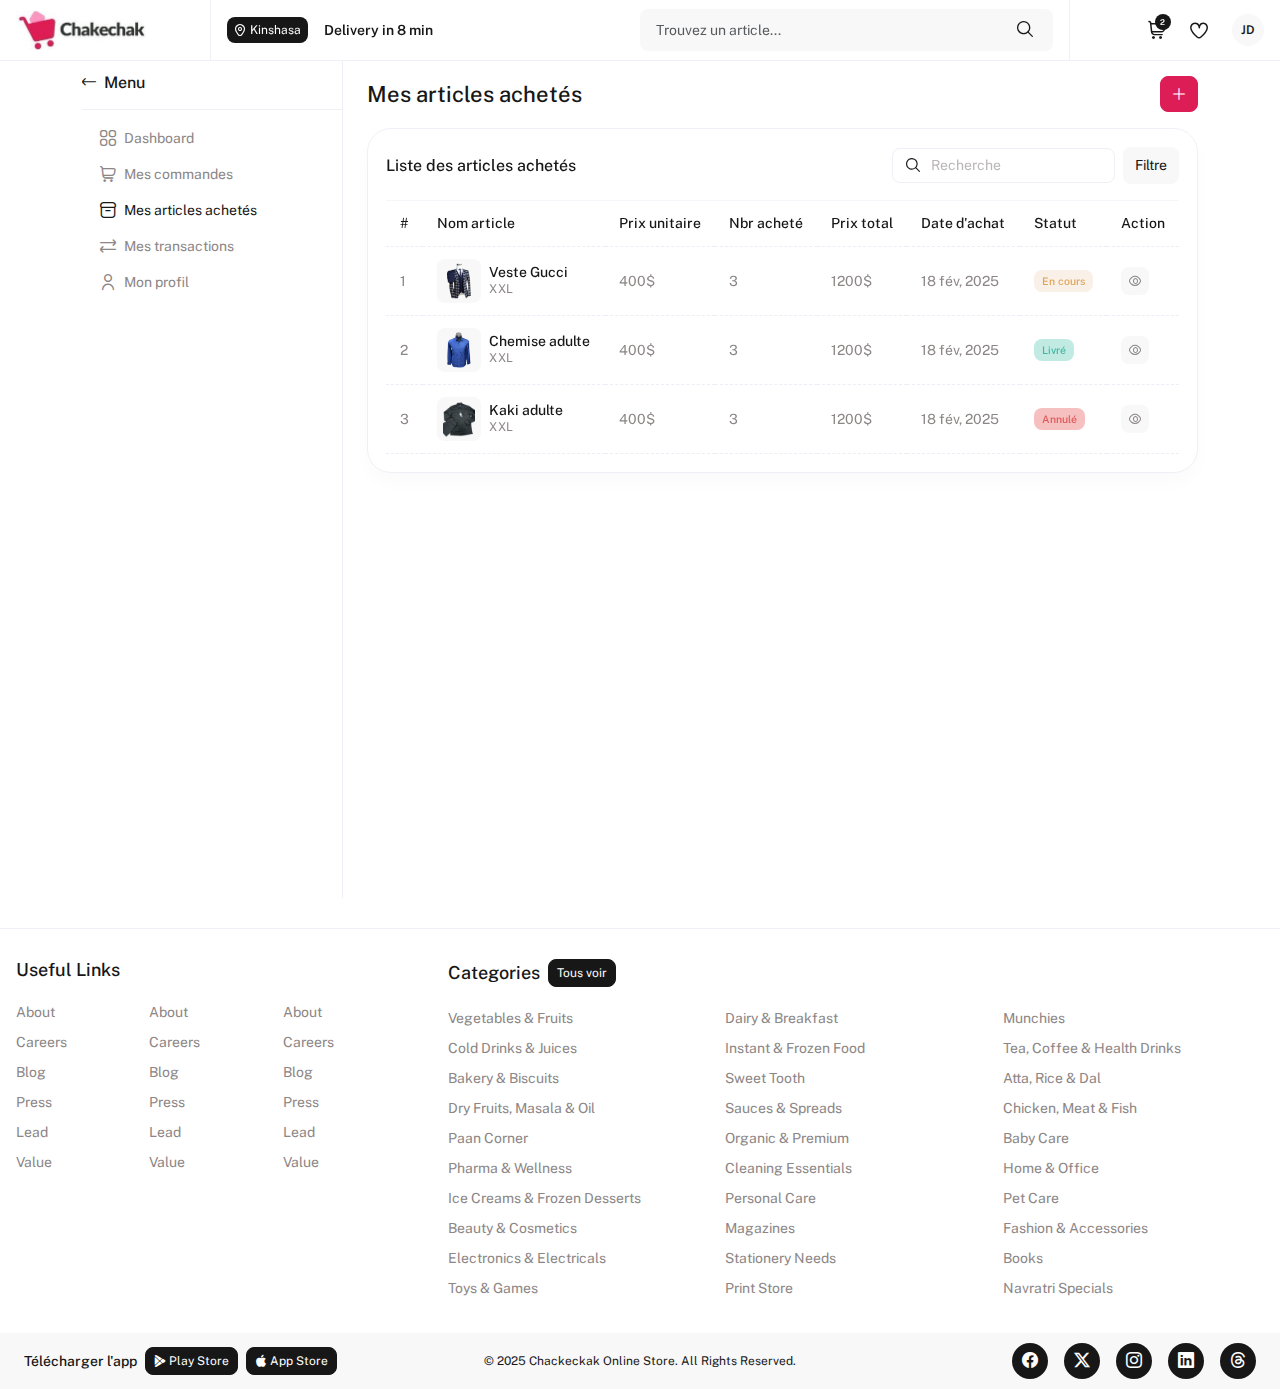
<file: mesarticlesachetes.html>
<!DOCTYPE html>
<html lang="en">
  <head>
    <meta charset="UTF-8" />
    <meta name="viewport" content="width=device-width, initial-scale=1.0" />
    <title>Chackeckak - Recherche</title>
    <link rel="stylesheet" href="https://cdn.jsdelivr.net/npm/bootstrap-icons@1.11.3/font/bootstrap-icons.min.css">
    <link rel="stylesheet" href="css/bootstrap.min.css" />
    <link rel="stylesheet" href="css/uicons-regular-rounded.css" />
    <link rel="stylesheet" href="css/uicons-solid-rounded.css" />
    <link rel="stylesheet" href="css/app.css" />
  </head>
  <body>
    <div class="global-div">
      <div class="wrapper d-flex flex-column">
        <!-- NAVBAR -->
        <header class="fixed-top">
          <nav class="navbar">
            <div class="content-nav w-100">
              <div class="container-fluid px-lg-3 px-xxl-4">
                <div class="row g-lg-3 g-1">
                  <div class="col-lg-3 col-xl-2 col-3">
                    <div
                      class="d-flex align-items-center gap-lg-3 gap-xxl-5 gap-3 h-100"
                    >
                      <a
                        href="index.html"
                        class="logo-app d-flex align-items-center gap-2"
                      >
                        <img
                          src="images/logoChakeckak.jpeg"
                          alt="logo Chackeckak"
                          class="d-none d-lg-block"
                        />
                        <img
                          src="images/iconApp.jpeg"
                          alt="icon-app"
                          class="d-block d-lg-none"
                        />
                      </a>
                    </div>
                  </div>
                  <div class="col-lg-6 col-xl-8 col-6">
                    <div
                      class="text-center d-flex flex-column justify-content-center info-location d-lg-none h-100"
                    >
                      <p class="mb-0">Livraison</p>
                      <h6 class="mb-0">
                        <i class="fi fi-rr-marker"></i> Kinshasa
                      </h6>
                    </div>
                    <div
                      class="content-nav-center h-100 d-none d-lg-flex align-items-center"
                    >
                      <div class="d-flex align-items-center w-100 gap-lg-5">
                        <div class="d-flex align-items-center gap-lg-3">
                          <div
                            class="content-location d-flex align-items-center gap-1"
                          >
                            <i class="fi fi-rr-marker"></i>
                            <span>Kinshasa</span>
                          </div>
                          <p class="mb-0">Delivery in 8 min</p>
                        </div>
                        <div
                          class="content-search d-flex align-items-center w-50 ms-auto"
                        >
                          <div
                            class="d-flex align-items-center position-relative w-100"
                          >
                            <input
                              type="text"
                              class="form-control form-bg"
                              placeholder="Trouvez un article..."
                            />
                            <div class="block-show-result-search">
                              <!-- <div class="block-impty d-flex flex-column text-center align-items-center gap-1 mt-4">
                                <i class="fi fi-rr-search-alt text md"></i>
                                <p class="text sm muted mb-0">Aucun resultat trouvé</p>
                              </div> -->
                              <div class="block-search-recent flex-wrap mb-2">
                                <div class="item-block">
                                  <a href="#"> Polo </a>
                                  <button class="btn">
                                    <i class="fi fi-rr-cross"></i>
                                  </button>
                                </div>
                                <div class="item-block">
                                  <a href="#"> Jeans </a>
                                  <button class="btn">
                                    <i class="fi fi-rr-cross"></i>
                                  </button>
                                </div>
                                <div class="item-block">
                                  <a href="#"> Chemise </a>
                                  <button class="btn">
                                    <i class="fi fi-rr-cross"></i>
                                  </button>
                                </div>
                                <div class="item-block">
                                  <a href="#"> Radio </a>
                                  <button class="btn">
                                    <i class="fi fi-rr-cross"></i>
                                  </button>
                                </div>
                                <div class="item-block">
                                  <a href="#"> Playstation </a>
                                  <button class="btn">
                                    <i class="fi fi-rr-cross"></i>
                                  </button>
                                </div>
                              </div>
                              <ul class="list-result">
                                <li>
                                  <a href="#">
                                    <i class="fi fi-rr-search me-1"></i>
                                    <span>Patalons</span>
                                  </a>
                                </li>
                                <li>
                                  <a href="#">
                                    <i class="fi fi-rr-search me-1"></i>
                                    <span>Polo</span>
                                  </a>
                                </li>
                                <li>
                                  <a href="#">
                                    <i class="fi fi-rr-search me-1"></i>
                                    <span> Chemise</span>
                                  </a>
                                </li>
                              </ul>
                            </div>
                            <div class="icon-search">
                              <i class="fi fi-rr-search"></i>
                            </div>
                          </div>
                        </div>
                      </div>
                    </div>
                  </div>
                  <div class="col-lg-3 col-xl-2 col-3">
                    <div
                      class="d-flex align-items-center justify-content-end gap-lg-4 gap-3 content-nav-right h-100"
                    >
                      <a
                        href="#panier"
                        class="link-icon d-none d-lg-flex align-items-center justify-content-center tooltip-hover"
                        data-position-tooltip="bottom"
                        data-bs-toggle="offcanvas"
                        aria-controls="offcanvasRight"
                      >
                        <div class="indice">2</div>
                        <i class="fi fi-rr-shopping-cart"></i>
                        <span class="tooltip-indicator"> Panier </span>
                      </a>
                      <a
                        href="favoris.html"
                        class="link-icon d-none d-lg-flex align-items-center justify-content-center tooltip-hover"
                        data-position-tooltip="bottom"
                      >
                        <i class="fi fi-rr-heart"></i>
                        <span class="tooltip-indicator"> Favoris </span>
                      </a>
                      <a
                        href="#"
                        class="link-icon link-search-mobile d-flex d-lg-none align-items-center justify-content-center tooltip-hover"
                      >
                        <i class="fi fi-rr-search"></i>
                      </a>
                      <a
                        href="#"
                        class="link-icon d-flex d-lg-none align-items-center justify-content-center tooltip-hover"
                        data-position-tooltip="bottom"
                      >
                        <div class="indice">2</div>
                        <i class="fi fi-rr-bell"></i>
                      </a>
                      <div class="dropdown d-none d-lg-block">
                        <a
                          href="#"
                          class="d-flex"
                          data-bs-toggle="dropdown"
                          aria-expanded="false"
                        >
                          <div class="avatar">
                            <div class="icon-avatar">
                              JD
                              <!-- <i class="fi fi-rr-user"></i> -->
                            </div>
                          </div>
                        </a>
                        <ul class="dropdown-menu dropdown-menu-end lg">
                          <div class="d-flex align-items-center gap-2">
                            <div class="avatar">
                              <div class="icon-avatar">
                                <i class="fi fi-rr-user"></i>
                              </div>
                            </div>
                            <div class="info-user">
                              <h6 class="mb-0 sm text">John Doe</h6>
                              <p class="text xm muted mb-0">Super admin</p>
                            </div>
                          </div>
                          <hr class="my-2" />
                          <li>
                            <a
                              class="dropdown-item d-flex align-items-center gap-2"
                              href="#"
                            >
                              <i class="fi fi-rr-user"></i>
                              Mon profil
                            </a>
                          </li>
                          <li>
                            <a
                              class="dropdown-item d-flex align-items-center gap-2"
                              href="mescommandes.html"
                            >
                              <i class="fi fi-rr-shopping-cart"></i>
                              Mes commandes
                            </a>
                          </li>
                          <li>
                            <a
                              class="dropdown-item d-flex align-items-center gap-2"
                              href="#"
                            >
                              <i class="fi fi-rr-bell"></i>
                              Notifications
                            </a>
                          </li>
                          <li class="li-border">
                            <a
                              class="dropdown-item d-flex align-items-center gap-2"
                              href="#"
                            >
                              <i class="fi fi-rr-sign-out-alt"></i>
                              Déconnexion
                            </a>
                          </li>
                        </ul>
                      </div>
                    </div>
                  </div>
                </div>
              </div>
            </div>
          </nav>
        </header>
        <!-- NAVBAR -->

        <!-- COMMANDES -->
        <div class="content-page flex-grow-1">
          <div class="content-dashboard pt-lg-3 pt-2">
            <div class="container">
             <div class="row g-lg-4 g-2">
               <div class="col-lg-3 d-none d-lg-block">
                 <div class="card-link-dash card">
                   <div class="header">
                    <div class="d-flex align-items-center gap-2">
                      <a href="#" class="back tooltip-hover text sm" data-position-tooltip="right">
                        <i class="fi fi-rr-arrow-left"></i>
                      </a>
                      <h4 class="text mb-0">Menu</h4>
                    </div>
                   </div>
                   <div class="body">
                     <ul class="list-link-dash ps-0 mb-0">
                       <li>
                         <a href="dashboardClient.html" class="d-inline-flex align-items-center gap-2">
                           <i class="fi fi-rr-apps"></i>
                           <span>Dashboard</span>
                         </a>
                       </li>
                       <li>
                         <a href="mescommandes.html" class="d-inline-flex align-items-center gap-2 ">
                           <i class="fi fi-rr-shopping-cart"></i>
                           <span>Mes commandes</span>
                         </a>
                       </li>
                       <li>
                         <a href="mesarticlesachetes.html" class="d-inline-flex align-items-center gap-2 active">
                           <i class="fi fi-rr-box"></i>
                           <span>Mes articles achetés</span>
                         </a>
                       </li>
                       <li>
                         <a href="#" class="d-inline-flex align-items-center gap-2">
                          <i class="fi fi-rr-exchange"></i>
                           <span>Mes transactions</span>
                         </a>
                       </li>
                       <li>
                         <a href="#" class="d-inline-flex align-items-center gap-2">
                           <i class="fi fi-rr-user"></i>
                           <span>Mon profil</span>
                         </a>
                       </li>
                     </ul>
                   </div>
                 </div>
               </div>
               <div class="col-lg-9">
                <div class="d-flex align-items-center mb-lg-3 mb-2">
                  <h1 class="title-block mb-0">
                    Mes articles achetés
                  </h1>
                  <a href="category.html" class="btn btn-default tooltip-hover btn-sm btn-primary ms-auto" data-position-tooltip="right">
                    <i class="fi fi-rr-plus"></i>
                    <span class="tooltip-indicator"> Nouvelle commande </span>
                  </a>
                 </div>
                 <div class="row g-lg-3 g-2">
                   
                   <div class="col-12">
                     <div class="card card-table">
                       <div class="row g-lg-3 g-2 align-items-center">
                         <div class="col-lg-6">
                           <h4 class="text mb-0">Liste des articles achetés</h4>
                         </div>
                         <div class="col-lg-6">
                           <div class="d-flex align-items-center gap-2 justify-content-end">
                             <div class="block-search-in-table">
                               <input type="text" class="form-control" placeholder="Recherche">
                               <div class="icon">
                                 <i class="fi fi-rr-search"></i>
                               </div>
                             </div>
                             <div class="dropdown">
                               <button class="btn btn-default btn-light" data-bs-toggle="dropdown" aria-expanded="false">
                                 Filtre
                               </button>
                               <ul class="dropdown-menu dropdown-menu-end">
                                 <li>
                                   <a class="dropdown-item d-flex align-items-center gap-2" href="#">
                                     En cours
                                   </a>
                                 </li>
                                 <li>
                                   <a class="dropdown-item d-flex align-items-center gap-2" href="#">
                                     Livré
                                   </a>
                                 </li>
                                 <li>
                                   <a class="dropdown-item d-flex align-items-center gap-2" href="#">
                                     Annulé
                                   </a>
                                 </li>
                               </ul>
                             </div>
                           </div>
                         </div>
                       </div>
                       <hr class="mb-0">
                       <div class="table-responsive">
                         <table class="table mb-0">
                           <thead>
                             <tr>
                               <th>#</th>
                               <th>Nom article</th>
                               <th>Prix unitaire</th>
                               <th>Nbr acheté</th>
                               <th>Prix total</th>
                               <th>Date d'achat</th>
                               <th>Statut</th>
                               <th>Action</th>
                             </tr>
                           </thead>
                           <tbody>
                             <tr>
                               <td>1</td>
                               <td>
                                <div class="d-flex align-items-center gap-2">
                                  <div class="block-img-in-table">
                                    <img src="images/veste1.png" alt="veste" class="object-fit-contain">
                                  </div>
                                  <div class="info">
                                    <h6 class="text sm mb-0">Veste Gucci</h6>
                                    <p class="mb-0 text xm muted">XXL</p>
                                  </div>
                                </div>
                               </td>
                               <td>400$</td>
                               <td>3</td>
                               <td>1200$</td>
                               <td>18 fév, 2025</td>
                               <td>
                                 <div class="badge badge-warning">
                                   En cours
                                 </div>
                               </td>
                               <td>
                                 <div class="d-flex align-items-center gap-2">
                                   <button class="btn btn-table tooltip-hover" data-position-tooltip="top" data-bs-toggle="offcanvas" data-bs-target="#commande-01">
                                     <i class="fi fi-rr-eye"></i>
                                     <span class="tooltip-indicator sm"> Voir </span>
                                   </button>
                                 </div>
                               </td>
                             </tr>
                             <tr>
                               <td>2</td>
                               <td>
                                <div class="d-flex align-items-center gap-2">
                                  <div class="block-img-in-table">
                                    <img src="images/chemise.png" alt="veste" class="object-fit-contain">
                                  </div>
                                  <div class="info">
                                    <h6 class="text sm mb-0">Chemise adulte</h6>
                                    <p class="mb-0 text xm muted">XXL</p>
                                  </div>
                                </div>
                               </td>
                               <td>400$</td>
                               <td>3</td>
                               <td>1200$</td>
                               <td>18 fév, 2025</td>
                               <td>
                                 <div class="badge badge-success">
                                   Livré
                                 </div>
                               </td>
                               <td>
                                 <div class="d-flex align-items-center gap-2">
                                   <button class="btn btn-table tooltip-hover" data-position-tooltip="top" data-bs-toggle="offcanvas" data-bs-target="#commande-01">
                                     <i class="fi fi-rr-eye"></i>
                                     <span class="tooltip-indicator sm"> Voir </span>
                                   </button>
                                 </div>
                               </td>
                             </tr>
                             <tr>
                               <td>3</td>
                               <td>
                                <div class="d-flex align-items-center gap-2">
                                  <div class="block-img-in-table">
                                    <img src="images/kaki.png" alt="veste" class="object-fit-contain">
                                  </div>
                                  <div class="info">
                                    <h6 class="text sm mb-0">Kaki adulte</h6>
                                    <p class="mb-0 text xm muted">XXL</p>
                                  </div>
                                </div>
                               </td>
                               <td>400$</td>
                               <td>3</td>
                               <td>1200$</td>
                               <td>18 fév, 2025</td>
                               <td>
                                 <div class="badge badge-danger">
                                   Annulé
                                 </div>
                               </td>
                               <td>
                                 <div class="d-flex align-items-center gap-2">
                                   <button class="btn btn-table tooltip-hover" data-position-tooltip="top" data-bs-toggle="offcanvas" data-bs-target="#commande-01">
                                     <i class="fi fi-rr-eye"></i>
                                     <span class="tooltip-indicator sm"> Voir </span>
                                   </button>
                                 </div>
                               </td>
                             </tr>
                           </tbody>
                         </table>
                       </div>
                     </div>
                   </div>
                 </div>
               </div>
             </div>
            </div>
           </div>
        </div>
        <!-- COMMANDES -->


        <!-- FOOTER -->
        <footer class="footer-page d-none d-lg-block">
          <div class="content-footer">
            <div class="container-fluid  px-lg-3 px-xxl-4">
                <div class="row g-lg-4 g-xl-5">
                    <div class="col-lg-5 col-xl-4">
                        <h4 class="title-footer mb-lg-3">Useful Links</h4>
                        <div class="row g-lg-3 g-2">
                            <div class="col-lg-4">
                                <ul class="list-link-footer">
                                    <li>
                                        <a href="#">About</a>
                                    </li>
                                    <li>
                                        <a href="#">Careers</a>
                                    </li>
                                    <li>
                                        <a href="#">Blog</a>
                                    </li>
                                    <li>
                                        <a href="#">Press</a>
                                    </li>
                                    <li>
                                        <a href="#">Lead</a>
                                    </li>
                                    <li>
                                        <a href="#">Value</a>
                                    </li>
                                </ul>
                            </div>
                            <div class="col-lg-4">
                                <ul class="list-link-footer">
                                    <li>
                                        <a href="#">About</a>
                                    </li>
                                    <li>
                                        <a href="#">Careers</a>
                                    </li>
                                    <li>
                                        <a href="#">Blog</a>
                                    </li>
                                    <li>
                                        <a href="#">Press</a>
                                    </li>
                                    <li>
                                        <a href="#">Lead</a>
                                    </li>
                                    <li>
                                        <a href="#">Value</a>
                                    </li>
                                </ul>
                            </div>
                            <div class="col-lg-4">
                                <ul class="list-link-footer">
                                    <li>
                                        <a href="#">About</a>
                                    </li>
                                    <li>
                                        <a href="#">Careers</a>
                                    </li>
                                    <li>
                                        <a href="#">Blog</a>
                                    </li>
                                    <li>
                                        <a href="#">Press</a>
                                    </li>
                                    <li>
                                        <a href="#">Lead</a>
                                    </li>
                                    <li>
                                        <a href="#">Value</a>
                                    </li>
                                </ul>
                            </div>
                        </div>
                    </div>
                    <div class="col-lg-7 col-xl-8">
                        <div class="d-flex align-items-center gap-2 mb-lg-3">
                            <h4 class="title-footer mb-0">Categories</h4>
                            <a href="#" class="btn btn-black btn-sm">Tous voir</a>
                        </div>
                        <div class="row g-lg-3 g-2">
                            <div class="col-lg-4">
                                <ul class="list-link-footer">
                                    <li>
                                        <a href="#">Vegetables & Fruits</a>
                                    </li>
                                    <li>
                                        <a href="#">Cold Drinks & Juices</a>
                                    </li>
                                    <li>
                                        <a href="#">Bakery & Biscuits</a>
                                    </li>
                                    <li>
                                        <a href="#">Dry Fruits, Masala & Oil</a>
                                    </li>
                                    <li>
                                        <a href="#">Paan Corner</a>
                                    </li>
                                    <li>
                                        <a href="#">Pharma & Wellness</a>
                                    </li>
                                    <li>
                                        <a href="#">Ice Creams & Frozen Desserts</a>
                                    </li>
                                    <li>
                                        <a href="#">Beauty & Cosmetics</a>
                                    </li>
                                    <li>
                                        <a href="#">Electronics & Electricals</a>
                                    </li>
                                    <li>
                                        <a href="#">Toys & Games</a>
                                    </li>
                                </ul>
                            </div>
                            <div class="col-lg-4">
                                <ul class="list-link-footer">
                                    <li>
                                        <a href="#">Dairy & Breakfast</a>
                                    </li>
                                    <li>
                                        <a href="#">Instant & Frozen Food</a>
                                    </li>
                                    <li>
                                        <a href="#">Sweet Tooth</a>
                                    </li>
                                    <li>
                                        <a href="#">Sauces & Spreads</a>
                                    </li>
                                    <li>
                                        <a href="#">Organic & Premium</a>
                                    </li>
                                    <li>
                                        <a href="#">Cleaning Essentials</a>
                                    </li>
                                    <li>
                                        <a href="#">Personal Care</a>
                                    </li>
                                    <li>
                                        <a href="#">Magazines</a>
                                    </li>
                                    <li>
                                        <a href="#">Stationery Needs</a>
                                    </li>
                                    <li>
                                        <a href="#">Print Store</a>
                                    </li>
                                </ul>
                            </div>
                            <div class="col-lg-4">
                                <ul class="list-link-footer">
                                    <li>
                                        <a href="#">Munchies</a>
                                    </li>
                                    <li>
                                        <a href="#">Tea, Coffee & Health Drinks</a>
                                    </li>
                                    <li>
                                        <a href="#">Atta, Rice & Dal</a>
                                    </li>
                                    <li>
                                        <a href="#">Chicken, Meat & Fish</a>
                                    </li>
                                    <li>
                                        <a href="#">Baby Care</a>
                                    </li>
                                    <li>
                                        <a href="#">Home & Office</a>
                                    </li>
                                    <li>
                                        <a href="#">Pet Care</a>
                                    </li>
                                    <li>
                                        <a href="#">Fashion & Accessories</a>
                                    </li>
                                    <li>
                                        <a href="#">Books</a>
                                    </li>
                                    <li>
                                        <a href="#">Navratri Specials</a>
                                    </li>
                                </ul>
                            </div>
                        </div>
                    </div>
                </div>
            </div>
          </div>
          <div class="footer-bottom">
            <div class="container-fluid px-lg-3 px-xl-4">
                <div class="row g-lg-3 g-2 align-items-center">
                    <div class="col-lg-4">
                      <div class="d-flex align-items-center gap-2 flex-wrap">
                        <h6 class="mb-0">Télécharger l'app</h6>
                        <a href="#" class="btn btn-black btn-sm">
                          <i class="bi bi-google-play"></i>
                          Play Store
                        </a>
                        <a href="#" class="btn btn-black btn-sm">
                          <i class="bi bi-apple"></i>
                          App Store
                        </a>
                      </div>
                    </div>
                    <div class="col-lg-4">
                        <div class="text-lg-center">
                            <p class="mb-0">© 2025 Chackeckak Online Store. All Rights Reserved.</p>
                        </div>
                    </div>
                    <div class="col-lg-4">
                      <div class="d-flex align-items-center gap-lg-3 gap-2 justify-content-lg-end">
                        <a href="#" class="link-network">
                          <i class="bi bi-facebook"></i>
                        </a>
                        <a href="#" class="link-network">
                          <i class="bi bi-twitter-x"></i>
                        </a>
                        <a href="#" class="link-network">
                          <i class="bi bi-instagram"></i>
                        </a>
                        <a href="#" class="link-network">
                          <i class="bi bi-linkedin"></i>
                        </a>
                        <a href="#" class="link-network">
                          <i class="bi bi-threads"></i>
                        </a>
                      </div>
                    </div>
                </div>
            </div>
          </div>
        </footer>
        <!-- FOOTER -->

        <!-- TABBAR -->
        <div class="tabBar position-fixed d-lg-none">
          <div class="content-tab d-flex gap-4">
            <a href="index.html" class="d-flex link-tab flex-column flex-1 align-items-center text-center">
              <div class="icon">
                <i class="fi fi-rr-home"></i>
              </div>
              <span>Accueil</span>
            </a>
            <a href="index.html" class="d-flex link-tab flex-column flex-1 align-items-center text-center">
              <div class="icon">
                <i class="fi fi-rr-apps"></i>
              </div>
              <span>Categories</span>
            </a>
            <a href="index.html" class="d-flex link-tab flex-column flex-1 align-items-center text-center">
              <div class="icon">
                <div class="indice">
                  2
                </div>
                <i class="fi fi-rr-shopping-cart"></i>
              </div>
              <span>Panier</span>
            </a>
            <a href="favoris.html" class="active d-flex  link-tab flex-column flex-1 align-items-center text-center">
              <div class="icon">
                <i class="fi fi-rr-heart"></i>
              </div>
              <span>Favoris</span>
            </a>
            <a href="index.html" class="d-flex link-tab flex-column flex-1 align-items-center text-center">
              <div class="icon">
                <i class="fi fi-rr-user"></i>
              </div>
              <span>profil</span>
            </a>
          </div>
         </div>
         <!-- TABBAR -->
      </div>
    </div>
    <!-- DETAIL-COMMANDE -->
    <div
      class="offcanvas offcanvas-end"
      tabindex="-1"
      id="commande-01"
      aria-labelledby="offcanvasRightLabel"
    >
      <div class="offcanvas-header">
       <div class="d-flex align-items-center gap-2">
        <h5 class="offcanvas-title mb-0" id="offcanvasRightLabel">
          #N0913HDL
        </h5>
        <div class="badge badge-warning">
          En cours
        </div>
       </div>
        <button
          type="button"
          class="btn-close"
          data-bs-dismiss="offcanvas"
          aria-label="Close"
        >
          <i class="fi fi-rr-cross"></i>
        </button>
      </div>
      <div class="offcanvas-body">
        <div class="all-article-in-cart d-flex flex-column gap-2">
          <div class="d-flex align-items-center mb-1">
            <p class="text muted xm mb-0">4 items</p>
          </div>
          <div class="card card-cart">
            <div class="row g-2 g-lg-3">
              <div class="col-3">
                <div class="block-img">
                  <img
                    src="images/kaki.png"
                    alt="img"
                    class="w-100 h-100 object-fit-contain"
                  />
                </div>
              </div>
              <div class="col-9">
                <div class="row g-2 align-items-center">
                  <div class="col-8">
                    <div class="block-info-article">
                      <h6 class="mb-1">Kaki pour adulte</h6>
                      <p class="mb-1">XXl</p>
                      <div class="price">30$</div>
                    </div>
                  </div>
                  <div class="col-4">
                    <div class="block-quantity">
                      <div class="content-block d-flex align-items-center">
                        <input
                          type="text"
                          class="form-control text-center"
                          value="1"
                          readonly
                        />
                      </div>
                    </div>
                  </div>
                </div>
              </div>
            </div>
          </div>
          <div class="card card-cart">
            <div class="row g-2 g-lg-3">
              <div class="col-3">
                <div class="block-img">
                  <img
                    src="images/chemise.png"
                    alt="img"
                    class="w-100 h-100 object-fit-contain"
                  />
                </div>
              </div>
              <div class="col-9">
                <div class="row g-2 align-items-center">
                  <div class="col-8">
                    <div class="block-info-article">
                      <h6 class="mb-1">Chemise jeans adulte</h6>
                      <p class="mb-1">Xl</p>
                      <div class="price">30$</div>
                    </div>
                  </div>
                  <div class="col-4">
                    <div class="block-quantity">
                      <div class="content-block d-flex align-items-center">
                        <input
                          type="text"
                          class="form-control text-center"
                          value="1"
                          readonly
                        />
                      </div>
                    </div>
                  </div>
                </div>
              </div>
            </div>
          </div>
          <div class="card card-cart">
            <div class="row g-2 g-lg-3">
              <div class="col-3">
                <div class="block-img">
                  <img
                    src="images/veste.png"
                    alt="img"
                    class="w-100 h-100 object-fit-contain"
                  />
                </div>
              </div>
              <div class="col-9">
                <div class="row g-2 align-items-center">
                  <div class="col-8">
                    <div class="block-info-article">
                      <h6 class="mb-1">Veste Gucci</h6>
                      <p class="mb-1">Xl</p>
                      <div class="price">30$</div>
                    </div>
                  </div>
                  <div class="col-4">
                    <div class="block-quantity">
                      <div class="content-block d-flex align-items-center">
                        <input
                          type="text"
                          class="form-control text-center"
                          value="1"
                          readonly
                        />
                      </div>
                    </div>
                  </div>
                </div>
              </div>
            </div>
          </div>
          <div class="card card-cart">
            <div class="row g-2 g-lg-3">
              <div class="col-3">
                <div class="block-img">
                  <img
                    src="images/veste1.png"
                    alt="img"
                    class="w-100 h-100 object-fit-contain"
                  />
                </div>
              </div>
              <div class="col-9">
                <div class="row g-2 align-items-center">
                  <div class="col-8">
                    <div class="block-info-article">
                      <h6 class="mb-1">Veste versace</h6>
                      <p class="mb-1">XXL</p>
                      <div class="price">30$</div>
                    </div>
                  </div>
                  <div class="col-4">
                    <div class="block-quantity">
                      <div class="content-block d-flex align-items-center">
                        <input
                          type="text"
                          class="form-control text-center"
                          value="1"
                          readonly
                        />
                      </div>
                    </div>
                  </div>
                </div>
              </div>
            </div>
          </div>
        </div>
        <div class="block-dashed-detail-pay mt-3">
          <div class="d-flex align-items-center mb-2">
            <p class="mb-0 text muted sm">Frais de livraison</p>
            <h6 class="mb-0 ms-auto text sm fw-bold">30$</h6>
          </div>
          <div class="d-flex align-items-center">
            <p class="mb-0 text muted sm">TVA</p>
            <h6 class="mb-0 ms-auto text sm fw-bold">12$</h6>
          </div>
          <hr>
          <div class="d-flex align-items-center">
            <p class="mb-0 text sm">Total</p>
            <h6 class="mb-0 ms-auto text fw-bold">42$</h6>
          </div>
        </div>
      </div>
    </div>
    <!-- DETAIL-COMMANDE -->
    <!-- PANIER -->
    <div class="offcanvas offcanvas-end" tabindex="-1" id="panier" aria-labelledby="offcanvasRightLabel">
      <div class="offcanvas-header">
        <h5 class="offcanvas-title" id="offcanvasRightLabel">Mon panier</h5>
        <button type="button" class="btn-close" data-bs-dismiss="offcanvas" aria-label="Close">
          <i class="fi fi-rr-cross"></i>
        </button>
      </div>
      <div class="offcanvas-body">
        <div class="all-article-in-cart d-flex flex-column gap-2">
          <div class="d-flex align-items-center mb-2">
            <p class="text muted xm mb-0">
              4 items
            </p>
            <button class="btn btn-border btn-sm ms-auto">
              Vider mon panier
            </button>
          </div>
          <div class="card card-cart">
            <button href="#" class=" btn btn-remove-in-cart">
              <i class="fi fi-rr-cross"></i>
            </button>
            <div class="row g-2 g-lg-3">
              <div class="col-3">
                <div class="block-img">
                  <img src="images/kaki.png" alt="img" class="w-100 h-100 object-fit-contain">
                </div>
              </div>
              <div class="col-9">
                <div class="row g-2 align-items-center">
                  <div class="col-8">
                    <div class="block-info-article">
                      <h6 class="mb-1">
                        Kaki pour adulte
                      </h6>
                      <p class="mb-1">XXl</p>
                      <div class="price">
                        30$
                      </div>
                    </div>
                  </div>
                  <div class="col-4">
                    <div class="block-quantity">
                      <div class="content-block d-flex align-items-center">
                        <button class="btn btn-action" id="btn-up">
                          <i class="fi fi-rr-moins">
                            <i class="fi fi-sr-minus"></i>
                          </i>
                        </button>
                        <input type="text" class="form-control text-center" value="1">
                        <button class="btn btn-action" id="btn-down">
                          <i class="fi fi-rr-plus"></i>
                        </button>
                      </div>
                    </div>
                  </div>
                </div>
              </div>
            </div>
          </div>
          <div class="card card-cart">
            <button href="#" class=" btn btn-remove-in-cart">
              <i class="fi fi-rr-cross"></i>
            </button>
            <div class="row g-2 g-lg-3">
              <div class="col-3">
                <div class="block-img">
                  <img src="images/chemise.png" alt="img" class="w-100 h-100 object-fit-contain">
                </div>
              </div>
              <div class="col-9">
                <div class="row g-2 align-items-center">
                  <div class="col-8">
                    <div class="block-info-article">
                      <h6 class="mb-1">
                        Chemise jeans adulte
                      </h6>
                      <p class="mb-1">Xl</p>
                      <div class="price">
                        30$
                      </div>
                    </div>
                  </div>
                  <div class="col-4">
                    <div class="block-quantity">
                      <div class="content-block d-flex align-items-center">
                        <button class="btn btn-action" id="btn-up">
                          <i class="fi fi-rr-moins">
                            <i class="fi fi-sr-minus"></i>
                          </i>
                        </button>
                        <input type="text" class="form-control text-center" value="1">
                        <button class="btn btn-action" id="btn-down">
                          <i class="fi fi-rr-plus"></i>
                        </button>
                      </div>
                    </div>
                  </div>
                </div>
              </div>
            </div>
          </div>
          <div class="card card-cart">
            <button href="#" class=" btn btn-remove-in-cart">
              <i class="fi fi-rr-cross"></i>
            </button>
            <div class="row g-2 g-lg-3">
              <div class="col-3">
                <div class="block-img">
                  <img src="images/veste.png" alt="img" class="w-100 h-100 object-fit-contain">
                </div>
              </div>
              <div class="col-9">
                <div class="row g-2 align-items-center">
                  <div class="col-8">
                    <div class="block-info-article">
                      <h6 class="mb-1">
                        Veste Gucci
                      </h6>
                      <p class="mb-1">Xl</p>
                      <div class="price">
                        30$
                      </div>
                    </div>
                  </div>
                  <div class="col-4">
                    <div class="block-quantity">
                      <div class="content-block d-flex align-items-center">
                        <button class="btn btn-action" id="btn-up">
                          <i class="fi fi-rr-moins">
                            <i class="fi fi-sr-minus"></i>
                          </i>
                        </button>
                        <input type="text" class="form-control text-center" value="1">
                        <button class="btn btn-action" id="btn-down">
                          <i class="fi fi-rr-plus"></i>
                        </button>
                      </div>
                    </div>
                  </div>
                </div>
              </div>
            </div>
          </div>
          <div class="card card-cart">
            <button href="#" class=" btn btn-remove-in-cart">
              <i class="fi fi-rr-cross"></i>
            </button>
            <div class="row g-2 g-lg-3">
              <div class="col-3">
                <div class="block-img">
                  <img src="images/veste1.png" alt="img" class="w-100 h-100 object-fit-contain">
                </div>
              </div>
              <div class="col-9">
                <div class="row g-2 align-items-center">
                  <div class="col-8">
                    <div class="block-info-article">
                      <h6 class="mb-1">
                       Veste versace
                      </h6>
                      <p class="mb-1">XXL</p>
                      <div class="price">
                        30$
                      </div>
                    </div>
                  </div>
                  <div class="col-4">
                    <div class="block-quantity">
                      <div class="content-block d-flex align-items-center">
                        <button class="btn btn-action" id="btn-up">
                          <i class="fi fi-rr-moins">
                            <i class="fi fi-sr-minus"></i>
                          </i>
                        </button>
                        <input type="text" class="form-control text-center" value="1">
                        <button class="btn btn-action" id="btn-down">
                          <i class="fi fi-rr-plus"></i>
                        </button>
                      </div>
                    </div>
                  </div>
                </div>
              </div>
            </div>
          </div>
        </div>
      </div>
      <div class="offcanvas-footer">
        <div class="row align-items-center g-2">
          <div class="col-8">
            <p class="text muted sm mb-1">
              Total à payer
            </p>
            <h5 class="text mb-0 fw-bold">
              120$
            </h5>
          </div>
          <div class="col-4">
            <a href="#" class="btn btn-default btn-primary w-100">
              Check-out
            </a>
          </div>
        </div>
      </div>
    </div>
    <!-- PANIER -->
     <script src="js/jquery-3.6.0.min.js"></script>
     <script src="js/bootstrap.bundle.min.js"></script>
  </body>
</html>
</file>
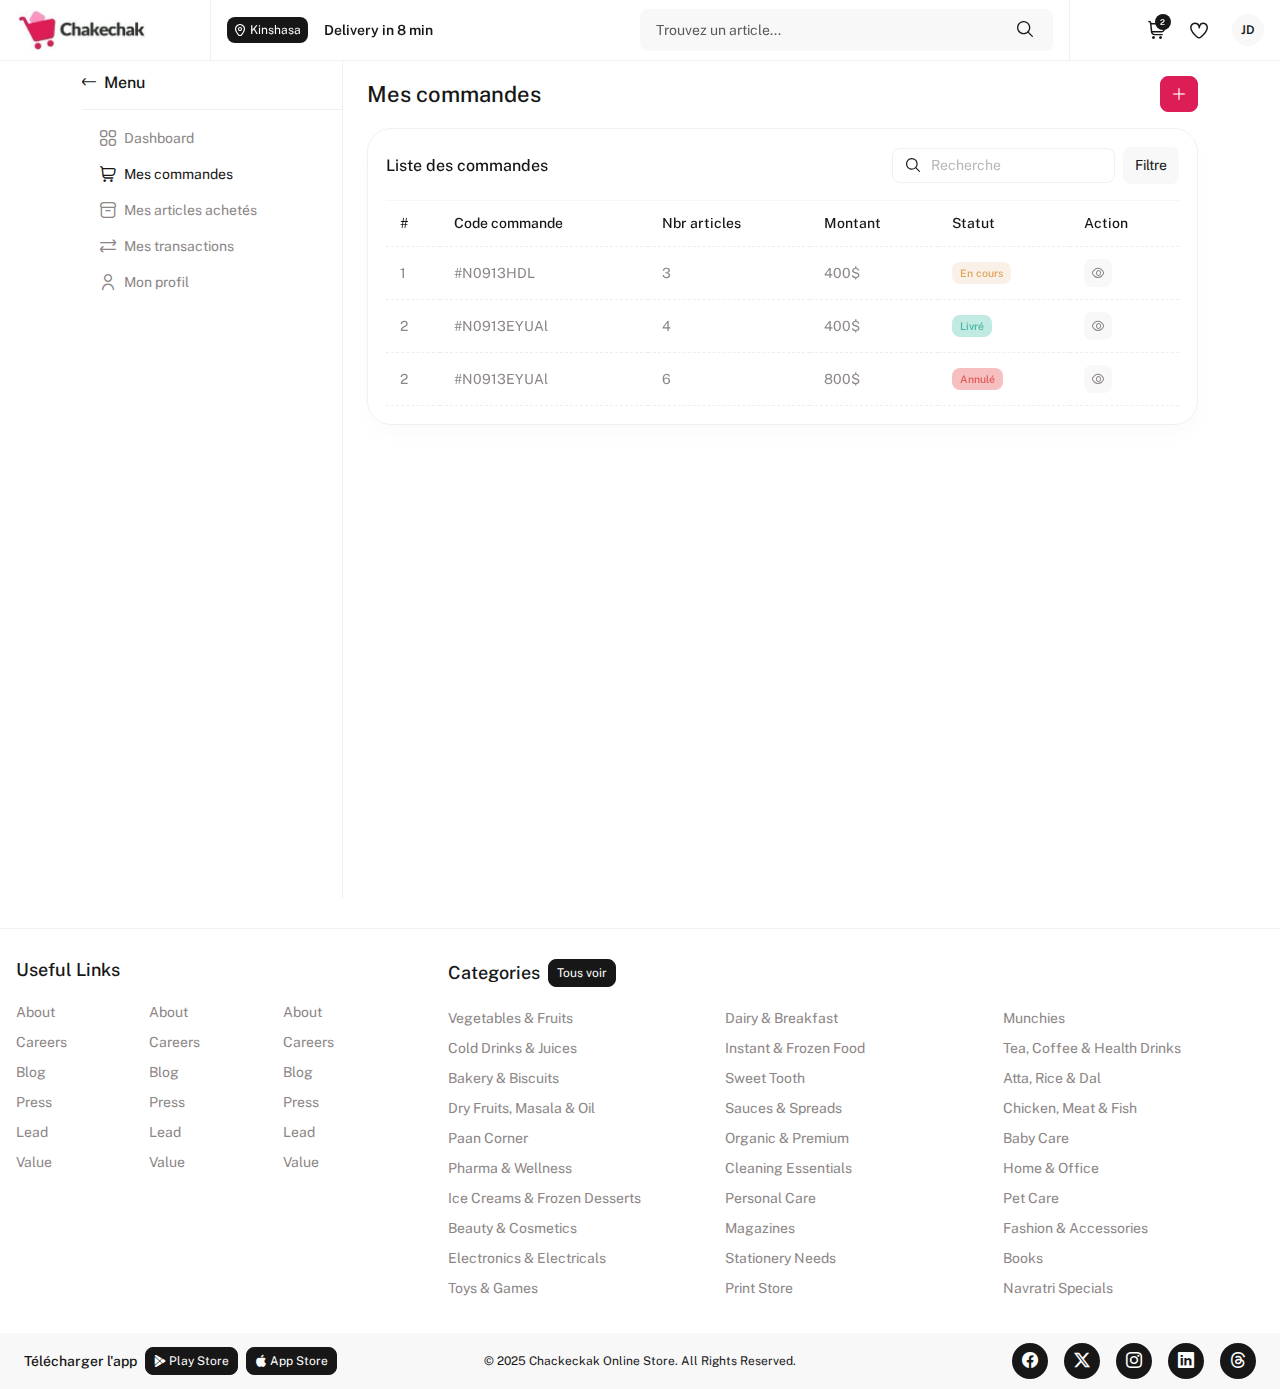
<file: mescommandes.html>
<!DOCTYPE html>
<html lang="en">
  <head>
    <meta charset="UTF-8" />
    <meta name="viewport" content="width=device-width, initial-scale=1.0" />
    <title>Chackeckak - Recherche</title>
    <link rel="stylesheet" href="https://cdn.jsdelivr.net/npm/bootstrap-icons@1.11.3/font/bootstrap-icons.min.css">
    <link rel="stylesheet" href="css/bootstrap.min.css" />
    <link rel="stylesheet" href="css/uicons-regular-rounded.css" />
    <link rel="stylesheet" href="css/uicons-solid-rounded.css" />
    <link rel="stylesheet" href="css/app.css" />
  </head>
  <body>
    <div class="global-div">
      <div class="wrapper d-flex flex-column">
        <!-- NAVBAR -->
        <header class="fixed-top">
          <nav class="navbar">
            <div class="content-nav w-100">
              <div class="container-fluid px-lg-3 px-xxl-4">
                <div class="row g-lg-3 g-1">
                  <div class="col-lg-3 col-xl-2 col-3">
                    <div
                      class="d-flex align-items-center gap-lg-3 gap-xxl-5 gap-3 h-100"
                    >
                      <a
                        href="index.html"
                        class="logo-app d-flex align-items-center gap-2"
                      >
                        <img
                          src="images/logoChakeckak.jpeg"
                          alt="logo Chackeckak"
                          class="d-none d-lg-block"
                        />
                        <img
                          src="images/iconApp.jpeg"
                          alt="icon-app"
                          class="d-block d-lg-none"
                        />
                      </a>
                    </div>
                  </div>
                  <div class="col-lg-6 col-xl-8 col-6">
                    <div
                      class="text-center d-flex flex-column justify-content-center info-location d-lg-none h-100"
                    >
                      <p class="mb-0">Livraison</p>
                      <h6 class="mb-0">
                        <i class="fi fi-rr-marker"></i> Kinshasa
                      </h6>
                    </div>
                    <div
                      class="content-nav-center h-100 d-none d-lg-flex align-items-center"
                    >
                      <div class="d-flex align-items-center w-100 gap-lg-5">
                        <div class="d-flex align-items-center gap-lg-3">
                          <div
                            class="content-location d-flex align-items-center gap-1"
                          >
                            <i class="fi fi-rr-marker"></i>
                            <span>Kinshasa</span>
                          </div>
                          <p class="mb-0">Delivery in 8 min</p>
                        </div>
                        <div
                          class="content-search d-flex align-items-center w-50 ms-auto"
                        >
                          <div
                            class="d-flex align-items-center position-relative w-100"
                          >
                            <input
                              type="text"
                              class="form-control form-bg"
                              placeholder="Trouvez un article..."
                            />
                            <div class="block-show-result-search">
                              <!-- <div class="block-impty d-flex flex-column text-center align-items-center gap-1 mt-4">
                                <i class="fi fi-rr-search-alt text md"></i>
                                <p class="text sm muted mb-0">Aucun resultat trouvé</p>
                              </div> -->
                              <div class="block-search-recent flex-wrap mb-2">
                                <div class="item-block">
                                  <a href="#"> Polo </a>
                                  <button class="btn">
                                    <i class="fi fi-rr-cross"></i>
                                  </button>
                                </div>
                                <div class="item-block">
                                  <a href="#"> Jeans </a>
                                  <button class="btn">
                                    <i class="fi fi-rr-cross"></i>
                                  </button>
                                </div>
                                <div class="item-block">
                                  <a href="#"> Chemise </a>
                                  <button class="btn">
                                    <i class="fi fi-rr-cross"></i>
                                  </button>
                                </div>
                                <div class="item-block">
                                  <a href="#"> Radio </a>
                                  <button class="btn">
                                    <i class="fi fi-rr-cross"></i>
                                  </button>
                                </div>
                                <div class="item-block">
                                  <a href="#"> Playstation </a>
                                  <button class="btn">
                                    <i class="fi fi-rr-cross"></i>
                                  </button>
                                </div>
                              </div>
                              <ul class="list-result">
                                <li>
                                  <a href="#">
                                    <i class="fi fi-rr-search me-1"></i>
                                    <span>Patalons</span>
                                  </a>
                                </li>
                                <li>
                                  <a href="#">
                                    <i class="fi fi-rr-search me-1"></i>
                                    <span>Polo</span>
                                  </a>
                                </li>
                                <li>
                                  <a href="#">
                                    <i class="fi fi-rr-search me-1"></i>
                                    <span> Chemise</span>
                                  </a>
                                </li>
                              </ul>
                            </div>
                            <div class="icon-search">
                              <i class="fi fi-rr-search"></i>
                            </div>
                          </div>
                        </div>
                      </div>
                    </div>
                  </div>
                  <div class="col-lg-3 col-xl-2 col-3">
                    <div
                      class="d-flex align-items-center justify-content-end gap-lg-4 gap-3 content-nav-right h-100"
                    >
                      <a
                        href="#panier"
                        class="link-icon d-none d-lg-flex align-items-center justify-content-center tooltip-hover"
                        data-position-tooltip="bottom"
                        data-bs-toggle="offcanvas"
                        aria-controls="offcanvasRight"
                      >
                        <div class="indice">2</div>
                        <i class="fi fi-rr-shopping-cart"></i>
                        <span class="tooltip-indicator"> Panier </span>
                      </a>
                      <a
                        href="favoris.html"
                        class="link-icon d-none d-lg-flex align-items-center justify-content-center tooltip-hover"
                        data-position-tooltip="bottom"
                      >
                        <i class="fi fi-rr-heart"></i>
                        <span class="tooltip-indicator"> Favoris </span>
                      </a>
                      <a
                        href="#"
                        class="link-icon link-search-mobile d-flex d-lg-none align-items-center justify-content-center tooltip-hover"
                      >
                        <i class="fi fi-rr-search"></i>
                      </a>
                      <a
                        href="#"
                        class="link-icon d-flex d-lg-none align-items-center justify-content-center tooltip-hover"
                        data-position-tooltip="bottom"
                      >
                        <div class="indice">2</div>
                        <i class="fi fi-rr-bell"></i>
                      </a>
                      <div class="dropdown d-none d-lg-block">
                        <a
                          href="#"
                          class="d-flex"
                          data-bs-toggle="dropdown"
                          aria-expanded="false"
                        >
                          <div class="avatar">
                            <div class="icon-avatar">
                              JD
                              <!-- <i class="fi fi-rr-user"></i> -->
                            </div>
                          </div>
                        </a>
                        <ul class="dropdown-menu dropdown-menu-end lg">
                          <div class="d-flex align-items-center gap-2">
                            <div class="avatar">
                              <div class="icon-avatar">
                                <i class="fi fi-rr-user"></i>
                              </div>
                            </div>
                            <div class="info-user">
                              <h6 class="mb-0 sm text">John Doe</h6>
                              <p class="text xm muted mb-0">Super admin</p>
                            </div>
                          </div>
                          <hr class="my-2" />
                          <li>
                            <a
                              class="dropdown-item d-flex align-items-center gap-2"
                              href="#"
                            >
                              <i class="fi fi-rr-user"></i>
                              Mon profil
                            </a>
                          </li>
                          <li>
                            <a
                              class="dropdown-item d-flex align-items-center gap-2"
                              href="mescommandes.html"
                            >
                              <i class="fi fi-rr-shopping-cart"></i>
                              Mes commandes
                            </a>
                          </li>
                          <li>
                            <a
                              class="dropdown-item d-flex align-items-center gap-2"
                              href="#"
                            >
                              <i class="fi fi-rr-bell"></i>
                              Notifications
                            </a>
                          </li>
                          <li class="li-border">
                            <a
                              class="dropdown-item d-flex align-items-center gap-2"
                              href="#"
                            >
                              <i class="fi fi-rr-sign-out-alt"></i>
                              Déconnexion
                            </a>
                          </li>
                        </ul>
                      </div>
                    </div>
                  </div>
                </div>
              </div>
            </div>
          </nav>
        </header>
        <!-- NAVBAR -->

        <!-- COMMANDES -->
        <div class="content-page flex-grow-1">
          <div class="content-dashboard pt-lg-3 pt-2">
            <div class="container">
             <div class="row g-lg-4 g-2">
               <div class="col-lg-3 d-none d-lg-block">
                 <div class="card-link-dash card">
                   <div class="header">
                    <div class="d-flex align-items-center gap-2">
                      <a href="#" class="back tooltip-hover text sm" data-position-tooltip="right">
                        <i class="fi fi-rr-arrow-left"></i>
                      </a>
                      <h4 class="text mb-0">Menu</h4>
                    </div>
                   </div>
                   <div class="body">
                     <ul class="list-link-dash ps-0 mb-0">
                       <li>
                         <a href="dashboardClient.html" class="d-inline-flex align-items-center gap-2">
                           <i class="fi fi-rr-apps"></i>
                           <span>Dashboard</span>
                         </a>
                       </li>
                       <li>
                         <a href="mescommandes.html" class="d-inline-flex align-items-center gap-2 active">
                           <i class="fi fi-rr-shopping-cart"></i>
                           <span>Mes commandes</span>
                         </a>
                       </li>
                       <li>
                         <a href="mesarticlesachetes.html" class="d-inline-flex align-items-center gap-2">
                           <i class="fi fi-rr-box"></i>
                           <span>Mes articles achetés</span>
                         </a>
                       </li>
                       <li>
                         <a href="#" class="d-inline-flex align-items-center gap-2">
                          <i class="fi fi-rr-exchange"></i>
                           <span>Mes transactions</span>
                         </a>
                       </li>
                       <li>
                         <a href="#" class="d-inline-flex align-items-center gap-2">
                           <i class="fi fi-rr-user"></i>
                           <span>Mon profil</span>
                         </a>
                       </li>
                     </ul>
                   </div>
                 </div>
               </div>
               <div class="col-lg-9">
                 <div class="d-flex align-items-center mb-lg-3 mb-2">
                  <h1 class="title-block mb-0">
                    Mes commandes
                  </h1>
                  <a href="category.html" class="btn btn-default tooltip-hover btn-sm btn-primary ms-auto" data-position-tooltip="right">
                    <i class="fi fi-rr-plus"></i>
                    <span class="tooltip-indicator"> Nouvelle commande </span>
                  </a>
                 </div>
                 <div class="row g-lg-3 g-2">
                   
                   <div class="col-12">
                     <div class="card card-table">
                       <div class="row g-lg-3 g-2 align-items-center">
                         <div class="col-lg-6">
                           <h4 class="text mb-0">Liste des commandes</h4>
                         </div>
                         <div class="col-lg-6">
                           <div class="d-flex align-items-center gap-2 justify-content-end">
                             <div class="block-search-in-table">
                               <input type="text" class="form-control" placeholder="Recherche">
                               <div class="icon">
                                 <i class="fi fi-rr-search"></i>
                               </div>
                             </div>
                             <div class="dropdown">
                               <button class="btn btn-default btn-light" data-bs-toggle="dropdown" aria-expanded="false">
                                 Filtre
                               </button>
                               <ul class="dropdown-menu dropdown-menu-end">
                                 <li>
                                   <a class="dropdown-item d-flex align-items-center gap-2" href="#">
                                     En cours
                                   </a>
                                 </li>
                                 <li>
                                   <a class="dropdown-item d-flex align-items-center gap-2" href="#">
                                     Livré
                                   </a>
                                 </li>
                                 <li>
                                   <a class="dropdown-item d-flex align-items-center gap-2" href="#">
                                     Annulé
                                   </a>
                                 </li>
                               </ul>
                             </div>
                           </div>
                         </div>
                       </div>
                       <hr class="mb-0">
                       <div class="table-responsive">
                         <table class="table mb-0">
                           <thead>
                             <tr>
                               <th>#</th>
                               <th>Code commande</th>
                               <th>Nbr articles</th>
                               <th>Montant</th>
                               <th>Statut</th>
                               <th>Action</th>
                             </tr>
                           </thead>
                           <tbody>
                             <tr>
                               <td>1</td>
                               <td>#N0913HDL</td>
                               <td>3</td>
                               <td>400$</td>
                               <td>
                                 <div class="badge badge-warning">
                                   En cours
                                 </div>
                               </td>
                               <td>
                                 <div class="d-flex align-items-center gap-2">
                                   <button class="btn btn-table tooltip-hover" data-position-tooltip="top" data-bs-toggle="offcanvas" data-bs-target="#commande-01">
                                     <i class="fi fi-rr-eye"></i>
                                     <span class="tooltip-indicator sm"> Voir </span>
                                   </button>
                                 </div>
                               </td>
                             </tr>
                             <tr>
                               <td>2</td>
                               <td>#N0913EYUAl</td>
                               <td>4</td>
                               <td>400$</td>
                               <td>
                                 <div class="badge badge-success">
                                   Livré
                                 </div>
                               </td>
                               <td>
                                 <div class="d-flex align-items-center gap-2">
                                   <button class="btn btn-table tooltip-hover" data-position-tooltip="top" data-bs-toggle="offcanvas" data-bs-target="#commande-01">
                                     <i class="fi fi-rr-eye"></i>
                                     <span class="tooltip-indicator sm"> Voir </span>
                                   </button>
                                 </div>
                               </td>
                             </tr>
                             <tr>
                               <td>2</td>
                               <td>#N0913EYUAl</td>
                               <td>6</td>
                               <td>800$</td>
                               <td>
                                 <div class="badge badge-danger">
                                   Annulé
                                 </div>
                               </td>
                               <td>
                                 <div class="d-flex align-items-center gap-2">
                                   <button class="btn btn-table tooltip-hover" data-position-tooltip="top" data-bs-toggle="offcanvas" data-bs-target="#commande-01">
                                     <i class="fi fi-rr-eye"></i>
                                     <span class="tooltip-indicator sm"> Voir </span>
                                   </button>
                                 </div>
                               </td>
                             </tr>
                           </tbody>
                         </table>
                       </div>
                     </div>
                   </div>
                 </div>
               </div>
             </div>
            </div>
           </div>
        </div>
        <!-- COMMANDES -->


        <!-- FOOTER -->
        <footer class="footer-page d-none d-lg-block">
          <div class="content-footer">
            <div class="container-fluid  px-lg-3 px-xxl-4">
                <div class="row g-lg-4 g-xl-5">
                    <div class="col-lg-5 col-xl-4">
                        <h4 class="title-footer mb-lg-3">Useful Links</h4>
                        <div class="row g-lg-3 g-2">
                            <div class="col-lg-4">
                                <ul class="list-link-footer">
                                    <li>
                                        <a href="#">About</a>
                                    </li>
                                    <li>
                                        <a href="#">Careers</a>
                                    </li>
                                    <li>
                                        <a href="#">Blog</a>
                                    </li>
                                    <li>
                                        <a href="#">Press</a>
                                    </li>
                                    <li>
                                        <a href="#">Lead</a>
                                    </li>
                                    <li>
                                        <a href="#">Value</a>
                                    </li>
                                </ul>
                            </div>
                            <div class="col-lg-4">
                                <ul class="list-link-footer">
                                    <li>
                                        <a href="#">About</a>
                                    </li>
                                    <li>
                                        <a href="#">Careers</a>
                                    </li>
                                    <li>
                                        <a href="#">Blog</a>
                                    </li>
                                    <li>
                                        <a href="#">Press</a>
                                    </li>
                                    <li>
                                        <a href="#">Lead</a>
                                    </li>
                                    <li>
                                        <a href="#">Value</a>
                                    </li>
                                </ul>
                            </div>
                            <div class="col-lg-4">
                                <ul class="list-link-footer">
                                    <li>
                                        <a href="#">About</a>
                                    </li>
                                    <li>
                                        <a href="#">Careers</a>
                                    </li>
                                    <li>
                                        <a href="#">Blog</a>
                                    </li>
                                    <li>
                                        <a href="#">Press</a>
                                    </li>
                                    <li>
                                        <a href="#">Lead</a>
                                    </li>
                                    <li>
                                        <a href="#">Value</a>
                                    </li>
                                </ul>
                            </div>
                        </div>
                    </div>
                    <div class="col-lg-7 col-xl-8">
                        <div class="d-flex align-items-center gap-2 mb-lg-3">
                            <h4 class="title-footer mb-0">Categories</h4>
                            <a href="#" class="btn btn-black btn-sm">Tous voir</a>
                        </div>
                        <div class="row g-lg-3 g-2">
                            <div class="col-lg-4">
                                <ul class="list-link-footer">
                                    <li>
                                        <a href="#">Vegetables & Fruits</a>
                                    </li>
                                    <li>
                                        <a href="#">Cold Drinks & Juices</a>
                                    </li>
                                    <li>
                                        <a href="#">Bakery & Biscuits</a>
                                    </li>
                                    <li>
                                        <a href="#">Dry Fruits, Masala & Oil</a>
                                    </li>
                                    <li>
                                        <a href="#">Paan Corner</a>
                                    </li>
                                    <li>
                                        <a href="#">Pharma & Wellness</a>
                                    </li>
                                    <li>
                                        <a href="#">Ice Creams & Frozen Desserts</a>
                                    </li>
                                    <li>
                                        <a href="#">Beauty & Cosmetics</a>
                                    </li>
                                    <li>
                                        <a href="#">Electronics & Electricals</a>
                                    </li>
                                    <li>
                                        <a href="#">Toys & Games</a>
                                    </li>
                                </ul>
                            </div>
                            <div class="col-lg-4">
                                <ul class="list-link-footer">
                                    <li>
                                        <a href="#">Dairy & Breakfast</a>
                                    </li>
                                    <li>
                                        <a href="#">Instant & Frozen Food</a>
                                    </li>
                                    <li>
                                        <a href="#">Sweet Tooth</a>
                                    </li>
                                    <li>
                                        <a href="#">Sauces & Spreads</a>
                                    </li>
                                    <li>
                                        <a href="#">Organic & Premium</a>
                                    </li>
                                    <li>
                                        <a href="#">Cleaning Essentials</a>
                                    </li>
                                    <li>
                                        <a href="#">Personal Care</a>
                                    </li>
                                    <li>
                                        <a href="#">Magazines</a>
                                    </li>
                                    <li>
                                        <a href="#">Stationery Needs</a>
                                    </li>
                                    <li>
                                        <a href="#">Print Store</a>
                                    </li>
                                </ul>
                            </div>
                            <div class="col-lg-4">
                                <ul class="list-link-footer">
                                    <li>
                                        <a href="#">Munchies</a>
                                    </li>
                                    <li>
                                        <a href="#">Tea, Coffee & Health Drinks</a>
                                    </li>
                                    <li>
                                        <a href="#">Atta, Rice & Dal</a>
                                    </li>
                                    <li>
                                        <a href="#">Chicken, Meat & Fish</a>
                                    </li>
                                    <li>
                                        <a href="#">Baby Care</a>
                                    </li>
                                    <li>
                                        <a href="#">Home & Office</a>
                                    </li>
                                    <li>
                                        <a href="#">Pet Care</a>
                                    </li>
                                    <li>
                                        <a href="#">Fashion & Accessories</a>
                                    </li>
                                    <li>
                                        <a href="#">Books</a>
                                    </li>
                                    <li>
                                        <a href="#">Navratri Specials</a>
                                    </li>
                                </ul>
                            </div>
                        </div>
                    </div>
                </div>
            </div>
          </div>
          <div class="footer-bottom">
            <div class="container-fluid px-lg-3 px-xl-4">
                <div class="row g-lg-3 g-2 align-items-center">
                    <div class="col-lg-4">
                      <div class="d-flex align-items-center gap-2 flex-wrap">
                        <h6 class="mb-0">Télécharger l'app</h6>
                        <a href="#" class="btn btn-black btn-sm">
                          <i class="bi bi-google-play"></i>
                          Play Store
                        </a>
                        <a href="#" class="btn btn-black btn-sm">
                          <i class="bi bi-apple"></i>
                          App Store
                        </a>
                      </div>
                    </div>
                    <div class="col-lg-4">
                        <div class="text-lg-center">
                            <p class="mb-0">© 2025 Chackeckak Online Store. All Rights Reserved.</p>
                        </div>
                    </div>
                    <div class="col-lg-4">
                      <div class="d-flex align-items-center gap-lg-3 gap-2 justify-content-lg-end">
                        <a href="#" class="link-network">
                          <i class="bi bi-facebook"></i>
                        </a>
                        <a href="#" class="link-network">
                          <i class="bi bi-twitter-x"></i>
                        </a>
                        <a href="#" class="link-network">
                          <i class="bi bi-instagram"></i>
                        </a>
                        <a href="#" class="link-network">
                          <i class="bi bi-linkedin"></i>
                        </a>
                        <a href="#" class="link-network">
                          <i class="bi bi-threads"></i>
                        </a>
                      </div>
                    </div>
                </div>
            </div>
          </div>
        </footer>
        <!-- FOOTER -->

        <!-- TABBAR -->
        <div class="tabBar position-fixed d-lg-none">
          <div class="content-tab d-flex gap-4">
            <a href="index.html" class="d-flex link-tab flex-column flex-1 align-items-center text-center">
              <div class="icon">
                <i class="fi fi-rr-home"></i>
              </div>
              <span>Accueil</span>
            </a>
            <a href="index.html" class="d-flex link-tab flex-column flex-1 align-items-center text-center">
              <div class="icon">
                <i class="fi fi-rr-apps"></i>
              </div>
              <span>Categories</span>
            </a>
            <a href="index.html" class="d-flex link-tab flex-column flex-1 align-items-center text-center">
              <div class="icon">
                <div class="indice">
                  2
                </div>
                <i class="fi fi-rr-shopping-cart"></i>
              </div>
              <span>Panier</span>
            </a>
            <a href="favoris.html" class="active d-flex  link-tab flex-column flex-1 align-items-center text-center">
              <div class="icon">
                <i class="fi fi-rr-heart"></i>
              </div>
              <span>Favoris</span>
            </a>
            <a href="index.html" class="d-flex link-tab flex-column flex-1 align-items-center text-center">
              <div class="icon">
                <i class="fi fi-rr-user"></i>
              </div>
              <span>profil</span>
            </a>
          </div>
         </div>
         <!-- TABBAR -->
      </div>
    </div>
    <!-- DETAIL-COMMANDE -->
    <div
      class="offcanvas offcanvas-end"
      tabindex="-1"
      id="commande-01"
      aria-labelledby="offcanvasRightLabel"
    >
      <div class="offcanvas-header">
       <div class="d-flex align-items-center gap-2">
        <h5 class="offcanvas-title mb-0" id="offcanvasRightLabel">
          #N0913HDL
        </h5>
        <div class="badge badge-warning">
          En cours
        </div>
       </div>
        <button
          type="button"
          class="btn-close"
          data-bs-dismiss="offcanvas"
          aria-label="Close"
        >
          <i class="fi fi-rr-cross"></i>
        </button>
      </div>
      <div class="offcanvas-body">
        <div class="all-article-in-cart d-flex flex-column gap-2">
          <div class="d-flex align-items-center mb-1">
            <p class="text muted xm mb-0">4 items</p>
          </div>
          <div class="card card-cart">
            <div class="row g-2 g-lg-3">
              <div class="col-3">
                <div class="block-img">
                  <img
                    src="images/kaki.png"
                    alt="img"
                    class="w-100 h-100 object-fit-contain"
                  />
                </div>
              </div>
              <div class="col-9">
                <div class="row g-2 align-items-center">
                  <div class="col-8">
                    <div class="block-info-article">
                      <h6 class="mb-1">Kaki pour adulte</h6>
                      <p class="mb-1">XXl</p>
                      <div class="price">30$</div>
                    </div>
                  </div>
                  <div class="col-4">
                    <div class="block-quantity">
                      <div class="content-block d-flex align-items-center">
                        <input
                          type="text"
                          class="form-control text-center"
                          value="1"
                          readonly
                        />
                      </div>
                    </div>
                  </div>
                </div>
              </div>
            </div>
          </div>
          <div class="card card-cart">
            <div class="row g-2 g-lg-3">
              <div class="col-3">
                <div class="block-img">
                  <img
                    src="images/chemise.png"
                    alt="img"
                    class="w-100 h-100 object-fit-contain"
                  />
                </div>
              </div>
              <div class="col-9">
                <div class="row g-2 align-items-center">
                  <div class="col-8">
                    <div class="block-info-article">
                      <h6 class="mb-1">Chemise jeans adulte</h6>
                      <p class="mb-1">Xl</p>
                      <div class="price">30$</div>
                    </div>
                  </div>
                  <div class="col-4">
                    <div class="block-quantity">
                      <div class="content-block d-flex align-items-center">
                        <input
                          type="text"
                          class="form-control text-center"
                          value="1"
                          readonly
                        />
                      </div>
                    </div>
                  </div>
                </div>
              </div>
            </div>
          </div>
          <div class="card card-cart">
            <div class="row g-2 g-lg-3">
              <div class="col-3">
                <div class="block-img">
                  <img
                    src="images/veste.png"
                    alt="img"
                    class="w-100 h-100 object-fit-contain"
                  />
                </div>
              </div>
              <div class="col-9">
                <div class="row g-2 align-items-center">
                  <div class="col-8">
                    <div class="block-info-article">
                      <h6 class="mb-1">Veste Gucci</h6>
                      <p class="mb-1">Xl</p>
                      <div class="price">30$</div>
                    </div>
                  </div>
                  <div class="col-4">
                    <div class="block-quantity">
                      <div class="content-block d-flex align-items-center">
                        <input
                          type="text"
                          class="form-control text-center"
                          value="1"
                          readonly
                        />
                      </div>
                    </div>
                  </div>
                </div>
              </div>
            </div>
          </div>
          <div class="card card-cart">
            <div class="row g-2 g-lg-3">
              <div class="col-3">
                <div class="block-img">
                  <img
                    src="images/veste1.png"
                    alt="img"
                    class="w-100 h-100 object-fit-contain"
                  />
                </div>
              </div>
              <div class="col-9">
                <div class="row g-2 align-items-center">
                  <div class="col-8">
                    <div class="block-info-article">
                      <h6 class="mb-1">Veste versace</h6>
                      <p class="mb-1">XXL</p>
                      <div class="price">30$</div>
                    </div>
                  </div>
                  <div class="col-4">
                    <div class="block-quantity">
                      <div class="content-block d-flex align-items-center">
                        <input
                          type="text"
                          class="form-control text-center"
                          value="1"
                          readonly
                        />
                      </div>
                    </div>
                  </div>
                </div>
              </div>
            </div>
          </div>
        </div>
        <div class="block-dashed-detail-pay mt-3">
          <div class="d-flex align-items-center mb-2">
            <p class="mb-0 text muted sm">Frais de livraison</p>
            <h6 class="mb-0 ms-auto text sm fw-bold">30$</h6>
          </div>
          <div class="d-flex align-items-center">
            <p class="mb-0 text muted sm">TVA</p>
            <h6 class="mb-0 ms-auto text sm fw-bold">12$</h6>
          </div>
          <hr>
          <div class="d-flex align-items-center">
            <p class="mb-0 text sm">Total</p>
            <h6 class="mb-0 ms-auto text fw-bold">42$</h6>
          </div>
        </div>
      </div>
    </div>
    <!-- DETAIL-COMMANDE -->
    <!-- PANIER -->
    <div class="offcanvas offcanvas-end" tabindex="-1" id="panier" aria-labelledby="offcanvasRightLabel">
      <div class="offcanvas-header">
        <h5 class="offcanvas-title" id="offcanvasRightLabel">Mon panier</h5>
        <button type="button" class="btn-close" data-bs-dismiss="offcanvas" aria-label="Close">
          <i class="fi fi-rr-cross"></i>
        </button>
      </div>
      <div class="offcanvas-body">
        <div class="all-article-in-cart d-flex flex-column gap-2">
          <div class="d-flex align-items-center mb-2">
            <p class="text muted xm mb-0">
              4 items
            </p>
            <button class="btn btn-border btn-sm ms-auto">
              Vider mon panier
            </button>
          </div>
          <div class="card card-cart">
            <button href="#" class=" btn btn-remove-in-cart">
              <i class="fi fi-rr-cross"></i>
            </button>
            <div class="row g-2 g-lg-3">
              <div class="col-3">
                <div class="block-img">
                  <img src="images/kaki.png" alt="img" class="w-100 h-100 object-fit-contain">
                </div>
              </div>
              <div class="col-9">
                <div class="row g-2 align-items-center">
                  <div class="col-8">
                    <div class="block-info-article">
                      <h6 class="mb-1">
                        Kaki pour adulte
                      </h6>
                      <p class="mb-1">XXl</p>
                      <div class="price">
                        30$
                      </div>
                    </div>
                  </div>
                  <div class="col-4">
                    <div class="block-quantity">
                      <div class="content-block d-flex align-items-center">
                        <button class="btn btn-action" id="btn-up">
                          <i class="fi fi-rr-moins">
                            <i class="fi fi-sr-minus"></i>
                          </i>
                        </button>
                        <input type="text" class="form-control text-center" value="1">
                        <button class="btn btn-action" id="btn-down">
                          <i class="fi fi-rr-plus"></i>
                        </button>
                      </div>
                    </div>
                  </div>
                </div>
              </div>
            </div>
          </div>
          <div class="card card-cart">
            <button href="#" class=" btn btn-remove-in-cart">
              <i class="fi fi-rr-cross"></i>
            </button>
            <div class="row g-2 g-lg-3">
              <div class="col-3">
                <div class="block-img">
                  <img src="images/chemise.png" alt="img" class="w-100 h-100 object-fit-contain">
                </div>
              </div>
              <div class="col-9">
                <div class="row g-2 align-items-center">
                  <div class="col-8">
                    <div class="block-info-article">
                      <h6 class="mb-1">
                        Chemise jeans adulte
                      </h6>
                      <p class="mb-1">Xl</p>
                      <div class="price">
                        30$
                      </div>
                    </div>
                  </div>
                  <div class="col-4">
                    <div class="block-quantity">
                      <div class="content-block d-flex align-items-center">
                        <button class="btn btn-action" id="btn-up">
                          <i class="fi fi-rr-moins">
                            <i class="fi fi-sr-minus"></i>
                          </i>
                        </button>
                        <input type="text" class="form-control text-center" value="1">
                        <button class="btn btn-action" id="btn-down">
                          <i class="fi fi-rr-plus"></i>
                        </button>
                      </div>
                    </div>
                  </div>
                </div>
              </div>
            </div>
          </div>
          <div class="card card-cart">
            <button href="#" class=" btn btn-remove-in-cart">
              <i class="fi fi-rr-cross"></i>
            </button>
            <div class="row g-2 g-lg-3">
              <div class="col-3">
                <div class="block-img">
                  <img src="images/veste.png" alt="img" class="w-100 h-100 object-fit-contain">
                </div>
              </div>
              <div class="col-9">
                <div class="row g-2 align-items-center">
                  <div class="col-8">
                    <div class="block-info-article">
                      <h6 class="mb-1">
                        Veste Gucci
                      </h6>
                      <p class="mb-1">Xl</p>
                      <div class="price">
                        30$
                      </div>
                    </div>
                  </div>
                  <div class="col-4">
                    <div class="block-quantity">
                      <div class="content-block d-flex align-items-center">
                        <button class="btn btn-action" id="btn-up">
                          <i class="fi fi-rr-moins">
                            <i class="fi fi-sr-minus"></i>
                          </i>
                        </button>
                        <input type="text" class="form-control text-center" value="1">
                        <button class="btn btn-action" id="btn-down">
                          <i class="fi fi-rr-plus"></i>
                        </button>
                      </div>
                    </div>
                  </div>
                </div>
              </div>
            </div>
          </div>
          <div class="card card-cart">
            <button href="#" class=" btn btn-remove-in-cart">
              <i class="fi fi-rr-cross"></i>
            </button>
            <div class="row g-2 g-lg-3">
              <div class="col-3">
                <div class="block-img">
                  <img src="images/veste1.png" alt="img" class="w-100 h-100 object-fit-contain">
                </div>
              </div>
              <div class="col-9">
                <div class="row g-2 align-items-center">
                  <div class="col-8">
                    <div class="block-info-article">
                      <h6 class="mb-1">
                       Veste versace
                      </h6>
                      <p class="mb-1">XXL</p>
                      <div class="price">
                        30$
                      </div>
                    </div>
                  </div>
                  <div class="col-4">
                    <div class="block-quantity">
                      <div class="content-block d-flex align-items-center">
                        <button class="btn btn-action" id="btn-up">
                          <i class="fi fi-rr-moins">
                            <i class="fi fi-sr-minus"></i>
                          </i>
                        </button>
                        <input type="text" class="form-control text-center" value="1">
                        <button class="btn btn-action" id="btn-down">
                          <i class="fi fi-rr-plus"></i>
                        </button>
                      </div>
                    </div>
                  </div>
                </div>
              </div>
            </div>
          </div>
        </div>
      </div>
      <div class="offcanvas-footer">
        <div class="row align-items-center g-2">
          <div class="col-8">
            <p class="text muted sm mb-1">
              Total à payer
            </p>
            <h5 class="text mb-0 fw-bold">
              120$
            </h5>
          </div>
          <div class="col-4">
            <a href="#" class="btn btn-default btn-primary w-100">
              Check-out
            </a>
          </div>
        </div>
      </div>
    </div>
    <!-- PANIER -->
     <script src="js/jquery-3.6.0.min.js"></script>
     <script src="js/bootstrap.bundle.min.js"></script>
  </body>
</html>
</file>
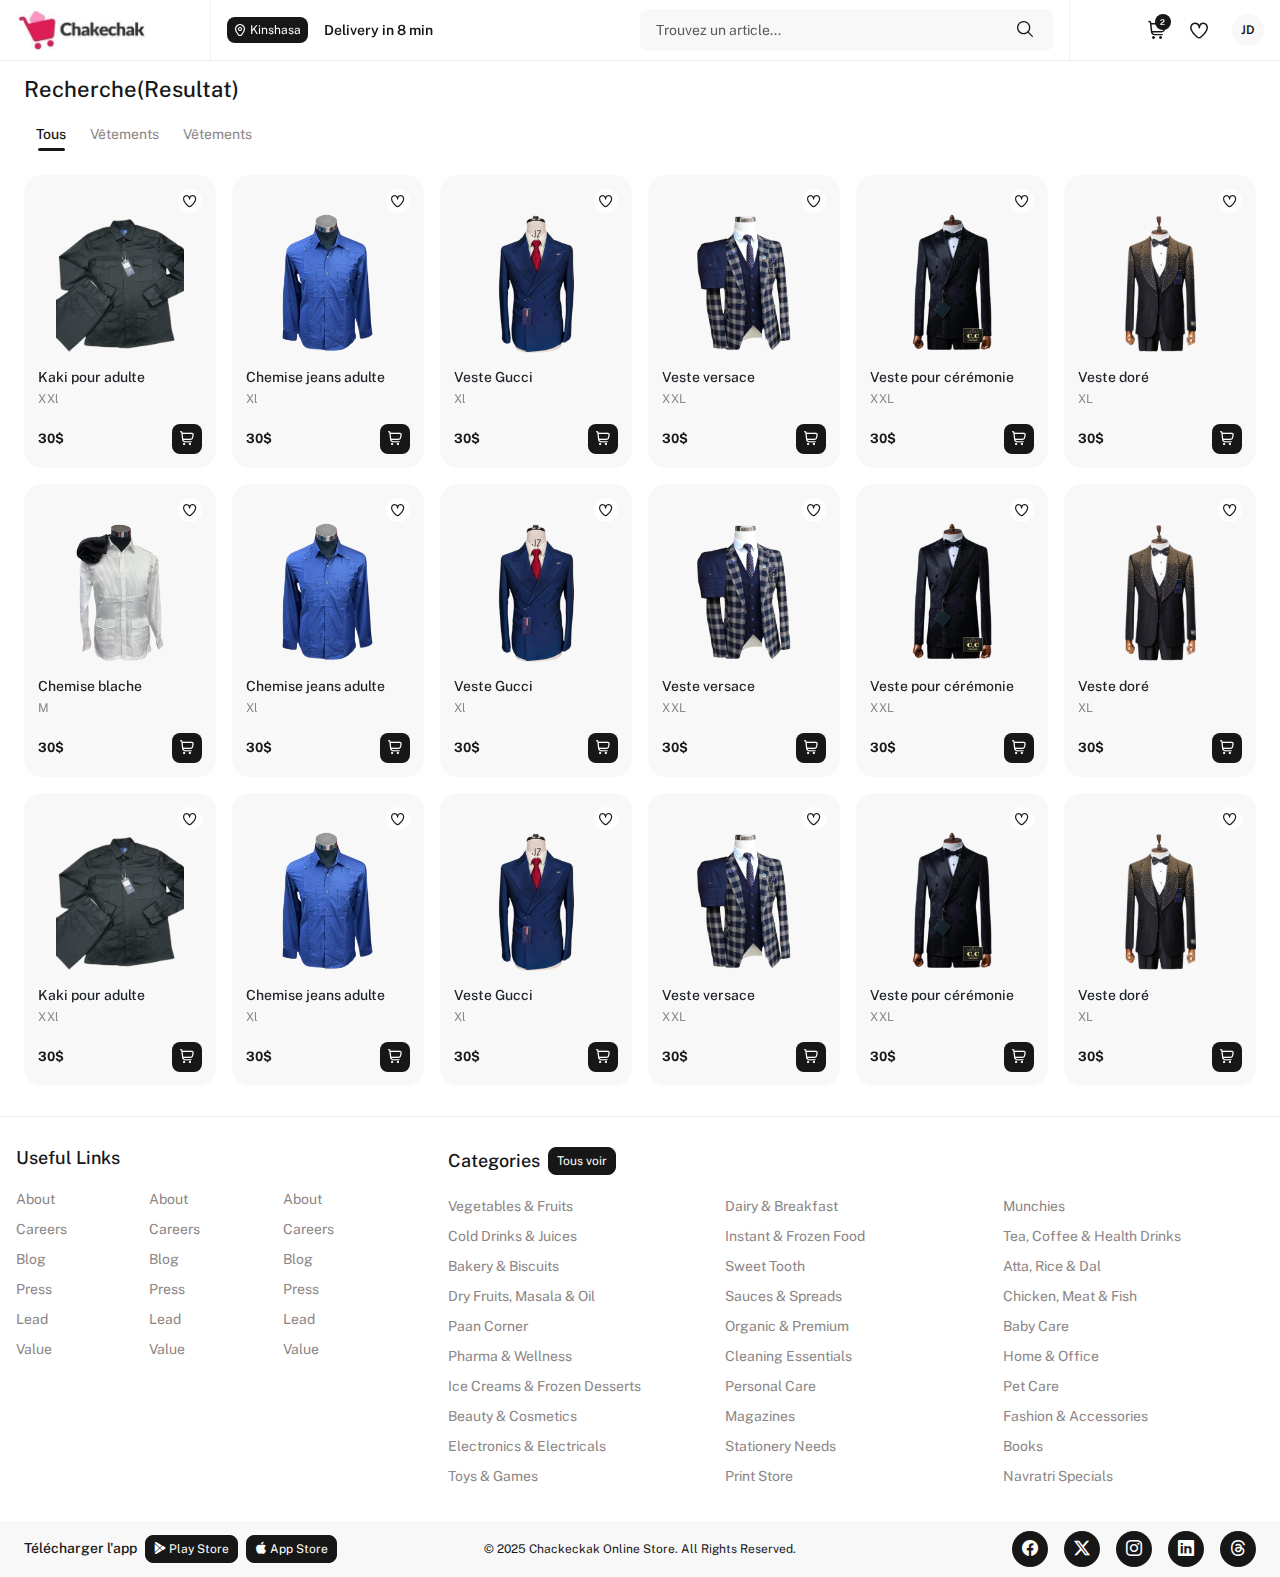
<file: recherche.html>
<!DOCTYPE html>
<html lang="en">
  <head>
    <meta charset="UTF-8" />
    <meta name="viewport" content="width=device-width, initial-scale=1.0" />
    <title>Chackeckak - Recherche</title>
    <link rel="stylesheet" href="https://cdn.jsdelivr.net/npm/bootstrap-icons@1.11.3/font/bootstrap-icons.min.css">
    <link rel="stylesheet" href="css/bootstrap.min.css" />
    <link rel="stylesheet" href="css/uicons-regular-rounded.css" />
    <link rel="stylesheet" href="css/uicons-solid-rounded.css" />
    <link rel="stylesheet" href="css/app.css" />
  </head>
  <body>
    <div class="global-div">
      <div class="wrapper d-flex flex-column">
        <!-- NAVBAR -->
        <header class="fixed-top">
          <nav class="navbar">
            <div class="content-nav w-100">
              <div class="container-fluid px-lg-3 px-xxl-4">
                <div class="row g-lg-3 g-1">
                  <div class="col-lg-3 col-xl-2 col-3">
                    <div
                      class="d-flex align-items-center gap-lg-3 gap-xxl-5 gap-3 h-100"
                    >
                      <a
                        href="index.html"
                        class="logo-app d-flex align-items-center gap-2"
                      >
                        <img
                          src="images/logoChakeckak.jpeg"
                          alt="logo Chackeckak"
                          class="d-none d-lg-block"
                        />
                        <img
                          src="images/iconApp.jpeg"
                          alt="icon-app"
                          class="d-block d-lg-none"
                        />
                      </a>
                    </div>
                  </div>
                  <div class="col-lg-6 col-xl-8 col-6">
                    <div
                      class="text-center d-flex flex-column justify-content-center info-location d-lg-none h-100"
                    >
                      <p class="mb-0">Livraison</p>
                      <h6 class="mb-0">
                        <i class="fi fi-rr-marker"></i> Kinshasa
                      </h6>
                    </div>
                    <div
                      class="content-nav-center h-100 d-none d-lg-flex align-items-center"
                    >
                      <div class="d-flex align-items-center w-100 gap-lg-5">
                        <div class="d-flex align-items-center gap-lg-3">
                          <div
                            class="content-location d-flex align-items-center gap-1"
                          >
                            <i class="fi fi-rr-marker"></i>
                            <span>Kinshasa</span>
                          </div>
                          <p class="mb-0">Delivery in 8 min</p>
                        </div>
                        <div
                          class="content-search d-flex align-items-center w-50 ms-auto"
                        >
                          <div
                            class="d-flex align-items-center position-relative w-100"
                          >
                            <input
                              type="text"
                              class="form-control form-bg"
                              placeholder="Trouvez un article..."
                            />
                            <div class="block-show-result-search">
                              <!-- <div class="block-impty d-flex flex-column text-center align-items-center gap-1 mt-4">
                                <i class="fi fi-rr-search-alt text md"></i>
                                <p class="text sm muted mb-0">Aucun resultat trouvé</p>
                              </div> -->
                              <div class="block-search-recent flex-wrap mb-2">
                                <div class="item-block">
                                  <a href="#"> Polo </a>
                                  <button class="btn">
                                    <i class="fi fi-rr-cross"></i>
                                  </button>
                                </div>
                                <div class="item-block">
                                  <a href="#"> Jeans </a>
                                  <button class="btn">
                                    <i class="fi fi-rr-cross"></i>
                                  </button>
                                </div>
                                <div class="item-block">
                                  <a href="#"> Chemise </a>
                                  <button class="btn">
                                    <i class="fi fi-rr-cross"></i>
                                  </button>
                                </div>
                                <div class="item-block">
                                  <a href="#"> Radio </a>
                                  <button class="btn">
                                    <i class="fi fi-rr-cross"></i>
                                  </button>
                                </div>
                                <div class="item-block">
                                  <a href="#"> Playstation </a>
                                  <button class="btn">
                                    <i class="fi fi-rr-cross"></i>
                                  </button>
                                </div>
                              </div>
                              <ul class="list-result">
                                <li>
                                  <a href="#">
                                    <i class="fi fi-rr-search me-1"></i>
                                    <span>Patalons</span>
                                  </a>
                                </li>
                                <li>
                                  <a href="#">
                                    <i class="fi fi-rr-search me-1"></i>
                                    <span>Polo</span>
                                  </a>
                                </li>
                                <li>
                                  <a href="#">
                                    <i class="fi fi-rr-search me-1"></i>
                                    <span> Chemise</span>
                                  </a>
                                </li>
                              </ul>
                            </div>
                            <div class="icon-search">
                              <i class="fi fi-rr-search"></i>
                            </div>
                          </div>
                        </div>
                      </div>
                    </div>
                  </div>
                  <div class="col-lg-3 col-xl-2 col-3">
                    <div
                      class="d-flex align-items-center justify-content-end gap-lg-4 gap-3 content-nav-right h-100"
                    >
                      <a
                        href="#panier"
                        class="link-icon d-none d-lg-flex align-items-center justify-content-center tooltip-hover"
                        data-position-tooltip="bottom"
                        data-bs-toggle="offcanvas"
                        aria-controls="offcanvasRight"
                      >
                        <div class="indice">2</div>
                        <i class="fi fi-rr-shopping-cart"></i>
                        <span class="tooltip-indicator"> Panier </span>
                      </a>
                      <a
                        href="favoris.html"
                        class="link-icon d-none d-lg-flex align-items-center justify-content-center tooltip-hover"
                        data-position-tooltip="bottom"
                      >
                        <i class="fi fi-rr-heart"></i>
                        <span class="tooltip-indicator"> Favoris </span>
                      </a>
                      <a
                        href="#"
                        class="link-icon link-search-mobile d-flex d-lg-none align-items-center justify-content-center tooltip-hover"
                      >
                        <i class="fi fi-rr-search"></i>
                      </a>
                      <a
                        href="#"
                        class="link-icon d-flex d-lg-none align-items-center justify-content-center tooltip-hover"
                        data-position-tooltip="bottom"
                      >
                        <div class="indice">2</div>
                        <i class="fi fi-rr-bell"></i>
                      </a>
                      <div class="dropdown d-none d-lg-block">
                        <a
                          href="#"
                          class="d-flex"
                          data-bs-toggle="dropdown"
                          aria-expanded="false"
                        >
                          <div class="avatar">
                            <div class="icon-avatar">
                              JD
                              <!-- <i class="fi fi-rr-user"></i> -->
                            </div>
                          </div>
                        </a>
                        <ul class="dropdown-menu dropdown-menu-end lg">
                          <div class="d-flex align-items-center gap-2">
                            <div class="avatar">
                              <div class="icon-avatar">
                                <i class="fi fi-rr-user"></i>
                              </div>
                            </div>
                            <div class="info-user">
                              <h6 class="mb-0 sm text">John Doe</h6>
                              <p class="text xm muted mb-0">Super admin</p>
                            </div>
                          </div>
                          <hr class="my-2" />
                          <li>
                            <a
                              class="dropdown-item d-flex align-items-center gap-2"
                              href="#"
                            >
                              <i class="fi fi-rr-user"></i>
                              Mon profil
                            </a>
                          </li>
                          <li>
                            <a
                              class="dropdown-item d-flex align-items-center gap-2"
                              href="mescommandes.html"
                            >
                              <i class="fi fi-rr-shopping-cart"></i>
                              Mes commandes
                            </a>
                          </li>
                          <li>
                            <a
                              class="dropdown-item d-flex align-items-center gap-2"
                              href="#"
                            >
                              <i class="fi fi-rr-bell"></i>
                              Notifications
                            </a>
                          </li>
                          <li class="li-border">
                            <a
                              class="dropdown-item d-flex align-items-center gap-2"
                              href="#"
                            >
                              <i class="fi fi-rr-sign-out-alt"></i>
                              Déconnexion
                            </a>
                          </li>
                        </ul>
                      </div>
                    </div>
                  </div>
                </div>
              </div>
            </div>
          </nav>
        </header>
        <!-- NAVBAR -->

        <!-- FAVORIS -->
        <div class="content-page flex-grow-1">
          <section class="block-favoris pt-0">
            <div class="container-fluid px-lg-3 px-xl-4">
              <div class="text-start mt-3">
                <h2 class="title-block mb-lg-3 mb-2">Recherche(Resultat)</h2>
              </div>
              <ul class="list-nav-filter d-flex align-items-center mb-lg-4 mb-3">
                <li>
                  <a href="#" class="active">
                    Tous
                  </a>
                </li>
                <li>
                  <a href="#">
                    Vêtements
                  </a>
                </li>
                <li>
                  <a href="#">
                    Vêtements
                  </a>
                </li>
              </ul>
              <div class="row g-lg-3 g-2">
                <div class="col-lg-3 col-6 col-xl-2">
                  <div class="card card-product sm">
                    <a href="#" class="like  ">
                      <i class="fi fi-rr-heart"></i>
                    </a>
                    <div class="content-img mb-3">
                      <img src="images/kaki.png" alt="img" class="w-100 h-100 object-fit-contain">
                    </div>
                    <div class="name-article mb-lg-3 mb-2">
                      <h5 class="mb-1">Kaki pour adulte</h5>
                      <p class="mb-0">XXl</p>
                    </div>
                    <div class="content-price-cart mt-auto d-flex align-items-center gap-2">
                      <h6 class="price mb-0">30$</h6>
                      <button class="btn btn-cart ms-auto">
                        <i class="fi fi-rr-shopping-cart"></i>
                      </button>
                    </div>
                  </div>
                </div>
                <div class="col-lg-3 col-6 col-xl-2">
                  <div class="card card-product sm">
                    <a href="#" class="like  ">
                      <i class="fi fi-rr-heart"></i>
                    </a>
                    <div class="content-img mb-3">
                      <img src="images/chemise.png" alt="img" class="w-100 h-100 object-fit-contain">
                    </div>
                    <div class="name-article mb-lg-3 mb-2">
                      <h5 class="mb-1">Chemise jeans adulte</h5>
                      <p class="mb-0">Xl</p>
                    </div>
                    <div class="content-price-cart mt-auto d-flex align-items-center gap-2">
                      <h6 class="price mb-0">30$</h6>
                      <button class="btn btn-cart ms-auto">
                        <i class="fi fi-rr-shopping-cart"></i>
                      </button>
                    </div>
                  </div>
                </div>
                <div class="col-lg-3 col-6 col-xl-2">
                  <div class="card card-product sm">
                    <a href="#" class="like  ">
                      <i class="fi fi-rr-heart"></i>
                    </a>
                    <div class="content-img mb-3">
                      <img src="images/veste.png" alt="img" class="w-100 h-100 object-fit-contain">
                    </div>
                    <div class="name-article mb-lg-3 mb-2">
                      <h5 class="mb-1">Veste Gucci</h5>
                      <p class="mb-0">Xl</p>
                    </div>
                    <div class="content-price-cart mt-auto d-flex align-items-center gap-2">
                      <h6 class="price mb-0">30$</h6>
                      <button class="btn btn-cart ms-auto">
                        <i class="fi fi-rr-shopping-cart"></i>
                      </button>
                    </div>
                  </div>
                </div>
                <div class="col-lg-3 col-6 col-xl-2">
                  <div class="card card-product sm">
                    <a href="#" class="like  ">
                      <i class="fi fi-rr-heart"></i>
                    </a>
                    <div class="content-img mb-3">
                      <img src="images/veste1.png" alt="img" class="w-100 h-100 object-fit-contain">
                    </div>
                    <div class="name-article mb-lg-3 mb-2">
                      <h5 class="mb-1">Veste versace</h5>
                      <p class="mb-0">XXL</p>
                    </div>
                    <div class="content-price-cart mt-auto d-flex align-items-center gap-2">
                      <h6 class="price mb-0">30$</h6>
                      <button class="btn btn-cart ms-auto">
                        <i class="fi fi-rr-shopping-cart"></i>
                      </button>
                    </div>
                  </div>
                </div>
                <div class="col-lg-3 col-6 col-xl-2">
                  <div class="card card-product sm">
                    <a href="#" class="like  ">
                      <i class="fi fi-rr-heart"></i>
                    </a>
                    <div class="content-img mb-3">
                      <img src="images/veste2.png" alt="img" class="w-100 h-100 object-fit-contain">
                    </div>
                    <div class="name-article mb-lg-3 mb-2">
                      <h5 class="mb-1">Veste pour cérémonie</h5>
                      <p class="mb-0">XXL</p>
                    </div>
                    <div class="content-price-cart mt-auto d-flex align-items-center gap-2">
                      <h6 class="price mb-0">30$</h6>
                      <button class="btn btn-cart ms-auto">
                        <i class="fi fi-rr-shopping-cart"></i>
                      </button>
                    </div>
                  </div>
                </div>
                <div class="col-lg-3 col-6 col-xl-2">
                  <div class="card card-product sm">
                    <a href="#" class="like  ">
                      <i class="fi fi-rr-heart"></i>
                    </a>
                    <div class="content-img mb-3">
                      <img src="images/veste3.png" alt="img" class="w-100 h-100 object-fit-contain">
                    </div>
                    <div class="name-article mb-lg-3 mb-2">
                      <h5 class="mb-1">Veste doré</h5>
                      <p class="mb-0">XL</p>
                    </div>
                    <div class="content-price-cart mt-auto d-flex align-items-center gap-2">
                      <h6 class="price mb-0">30$</h6>
                      <button class="btn btn-cart ms-auto">
                        <i class="fi fi-rr-shopping-cart"></i>
                      </button>
                    </div>
                  </div>
                </div>
                <div class="col-lg-3 col-6 col-xl-2">
                  <div class="card card-product sm">
                    <a href="#" class="like  ">
                      <i class="fi fi-rr-heart"></i>
                    </a>
                    <div class="content-img mb-3">
                      <img src="images/chemise1.png" alt="img" class="w-100 h-100 object-fit-contain">
                    </div>
                    <div class="name-article mb-lg-3 mb-2">
                      <h5 class="mb-1">Chemise blache</h5>
                      <p class="mb-0">M</p>
                    </div>
                    <div class="content-price-cart mt-auto d-flex align-items-center gap-2">
                      <h6 class="price mb-0">30$</h6>
                      <button class="btn btn-cart ms-auto">
                        <i class="fi fi-rr-shopping-cart"></i>
                      </button>
                    </div>
                  </div>
                </div>
                <div class="col-lg-3 col-6 col-xl-2">
                  <div class="card card-product sm">
                    <a href="#" class="like  ">
                      <i class="fi fi-rr-heart"></i>
                    </a>
                    <div class="content-img mb-3">
                      <img src="images/chemise.png" alt="img" class="w-100 h-100 object-fit-contain">
                    </div>
                    <div class="name-article mb-lg-3 mb-2">
                      <h5 class="mb-1">Chemise jeans adulte</h5>
                      <p class="mb-0">Xl</p>
                    </div>
                    <div class="content-price-cart mt-auto d-flex align-items-center gap-2">
                      <h6 class="price mb-0">30$</h6>
                      <button class="btn btn-cart ms-auto">
                        <i class="fi fi-rr-shopping-cart"></i>
                      </button>
                    </div>
                  </div>
                </div>
                <div class="col-lg-3 col-6 col-xl-2">
                  <div class="card card-product sm">
                    <a href="#" class="like  ">
                      <i class="fi fi-rr-heart"></i>
                    </a>
                    <div class="content-img mb-3">
                      <img src="images/veste.png" alt="img" class="w-100 h-100 object-fit-contain">
                    </div>
                    <div class="name-article mb-lg-3 mb-2">
                      <h5 class="mb-1">Veste Gucci</h5>
                      <p class="mb-0">Xl</p>
                    </div>
                    <div class="content-price-cart mt-auto d-flex align-items-center gap-2">
                      <h6 class="price mb-0">30$</h6>
                      <button class="btn btn-cart ms-auto">
                        <i class="fi fi-rr-shopping-cart"></i>
                      </button>
                    </div>
                  </div>
                </div>
                <div class="col-lg-3 col-6 col-xl-2">
                  <div class="card card-product sm">
                    <a href="#" class="like  ">
                      <i class="fi fi-rr-heart"></i>
                    </a>
                    <div class="content-img mb-3">
                      <img src="images/veste1.png" alt="img" class="w-100 h-100 object-fit-contain">
                    </div>
                    <div class="name-article mb-lg-3 mb-2">
                      <h5 class="mb-1">Veste versace</h5>
                      <p class="mb-0">XXL</p>
                    </div>
                    <div class="content-price-cart mt-auto d-flex align-items-center gap-2">
                      <h6 class="price mb-0">30$</h6>
                      <button class="btn btn-cart ms-auto">
                        <i class="fi fi-rr-shopping-cart"></i>
                      </button>
                    </div>
                  </div>
                </div>
                <div class="col-lg-3 col-6 col-xl-2">
                  <div class="card card-product sm">
                    <a href="#" class="like  ">
                      <i class="fi fi-rr-heart"></i>
                    </a>
                    <div class="content-img mb-3">
                      <img src="images/veste2.png" alt="img" class="w-100 h-100 object-fit-contain">
                    </div>
                    <div class="name-article mb-lg-3 mb-2">
                      <h5 class="mb-1">Veste pour cérémonie</h5>
                      <p class="mb-0">XXL</p>
                    </div>
                    <div class="content-price-cart mt-auto d-flex align-items-center gap-2">
                      <h6 class="price mb-0">30$</h6>
                      <button class="btn btn-cart ms-auto">
                        <i class="fi fi-rr-shopping-cart"></i>
                      </button>
                    </div>
                  </div>
                </div>
                <div class="col-lg-3 col-6 col-xl-2">
                  <div class="card card-product sm">
                    <a href="#" class="like  ">
                      <i class="fi fi-rr-heart"></i>
                    </a>
                    <div class="content-img mb-3">
                      <img src="images/veste3.png" alt="img" class="w-100 h-100 object-fit-contain">
                    </div>
                    <div class="name-article mb-lg-3 mb-2">
                      <h5 class="mb-1">Veste doré</h5>
                      <p class="mb-0">XL</p>
                    </div>
                    <div class="content-price-cart mt-auto d-flex align-items-center gap-2">
                      <h6 class="price mb-0">30$</h6>
                      <button class="btn btn-cart ms-auto">
                        <i class="fi fi-rr-shopping-cart"></i>
                      </button>
                    </div>
                  </div>
                </div>
                <div class="col-lg-3 col-6 col-xl-2">
                  <div class="card card-product sm">
                    <a href="#" class="like  ">
                      <i class="fi fi-rr-heart"></i>
                    </a>
                    <div class="content-img mb-3">
                      <img src="images/kaki.png" alt="img" class="w-100 h-100 object-fit-contain">
                    </div>
                    <div class="name-article mb-lg-3 mb-2">
                      <h5 class="mb-1">Kaki pour adulte</h5>
                      <p class="mb-0">XXl</p>
                    </div>
                    <div class="content-price-cart mt-auto d-flex align-items-center gap-2">
                      <h6 class="price mb-0">30$</h6>
                      <button class="btn btn-cart ms-auto">
                        <i class="fi fi-rr-shopping-cart"></i>
                      </button>
                    </div>
                  </div>
                </div>
                <div class="col-lg-3 col-6 col-xl-2">
                  <div class="card card-product sm">
                    <a href="#" class="like  ">
                      <i class="fi fi-rr-heart"></i>
                    </a>
                    <div class="content-img mb-3">
                      <img src="images/chemise.png" alt="img" class="w-100 h-100 object-fit-contain">
                    </div>
                    <div class="name-article mb-lg-3 mb-2">
                      <h5 class="mb-1">Chemise jeans adulte</h5>
                      <p class="mb-0">Xl</p>
                    </div>
                    <div class="content-price-cart mt-auto d-flex align-items-center gap-2">
                      <h6 class="price mb-0">30$</h6>
                      <button class="btn btn-cart ms-auto">
                        <i class="fi fi-rr-shopping-cart"></i>
                      </button>
                    </div>
                  </div>
                </div>
                <div class="col-lg-3 col-6 col-xl-2">
                  <div class="card card-product sm">
                    <a href="#" class="like  ">
                      <i class="fi fi-rr-heart"></i>
                    </a>
                    <div class="content-img mb-3">
                      <img src="images/veste.png" alt="img" class="w-100 h-100 object-fit-contain">
                    </div>
                    <div class="name-article mb-lg-3 mb-2">
                      <h5 class="mb-1">Veste Gucci</h5>
                      <p class="mb-0">Xl</p>
                    </div>
                    <div class="content-price-cart mt-auto d-flex align-items-center gap-2">
                      <h6 class="price mb-0">30$</h6>
                      <button class="btn btn-cart ms-auto">
                        <i class="fi fi-rr-shopping-cart"></i>
                      </button>
                    </div>
                  </div>
                </div>
                <div class="col-lg-3 col-6 col-xl-2">
                  <div class="card card-product sm">
                    <a href="#" class="like  ">
                      <i class="fi fi-rr-heart"></i>
                    </a>
                    <div class="content-img mb-3">
                      <img src="images/veste1.png" alt="img" class="w-100 h-100 object-fit-contain">
                    </div>
                    <div class="name-article mb-lg-3 mb-2">
                      <h5 class="mb-1">Veste versace</h5>
                      <p class="mb-0">XXL</p>
                    </div>
                    <div class="content-price-cart mt-auto d-flex align-items-center gap-2">
                      <h6 class="price mb-0">30$</h6>
                      <button class="btn btn-cart ms-auto">
                        <i class="fi fi-rr-shopping-cart"></i>
                      </button>
                    </div>
                  </div>
                </div>
                <div class="col-lg-3 col-6 col-xl-2">
                  <div class="card card-product sm">
                    <a href="#" class="like  ">
                      <i class="fi fi-rr-heart"></i>
                    </a>
                    <div class="content-img mb-3">
                      <img src="images/veste2.png" alt="img" class="w-100 h-100 object-fit-contain">
                    </div>
                    <div class="name-article mb-lg-3 mb-2">
                      <h5 class="mb-1">Veste pour cérémonie</h5>
                      <p class="mb-0">XXL</p>
                    </div>
                    <div class="content-price-cart mt-auto d-flex align-items-center gap-2">
                      <h6 class="price mb-0">30$</h6>
                      <button class="btn btn-cart ms-auto">
                        <i class="fi fi-rr-shopping-cart"></i>
                      </button>
                    </div>
                  </div>
                </div>
                <div class="col-lg-3 col-6 col-xl-2">
                  <div class="card card-product sm">
                    <a href="#" class="like  ">
                      <i class="fi fi-rr-heart"></i>
                    </a>
                    <div class="content-img mb-3">
                      <img src="images/veste3.png" alt="img" class="w-100 h-100 object-fit-contain">
                    </div>
                    <div class="name-article mb-lg-3 mb-2">
                      <h5 class="mb-1">Veste doré</h5>
                      <p class="mb-0">XL</p>
                    </div>
                    <div class="content-price-cart mt-auto d-flex align-items-center gap-2">
                      <h6 class="price mb-0">30$</h6>
                      <button class="btn btn-cart ms-auto">
                        <i class="fi fi-rr-shopping-cart"></i>
                      </button>
                    </div>
                  </div>
                </div>
              </div>
            </div>
          </section>
        </div>
        <!-- FAVORIS -->


        <!-- FOOTER -->
        <footer class="footer-page d-none d-lg-block">
          <div class="content-footer">
            <div class="container-fluid  px-lg-3 px-xxl-4">
                <div class="row g-lg-4 g-xl-5">
                    <div class="col-lg-5 col-xl-4">
                        <h4 class="title-footer mb-lg-3">Useful Links</h4>
                        <div class="row g-lg-3 g-2">
                            <div class="col-lg-4">
                                <ul class="list-link-footer">
                                    <li>
                                        <a href="#">About</a>
                                    </li>
                                    <li>
                                        <a href="#">Careers</a>
                                    </li>
                                    <li>
                                        <a href="#">Blog</a>
                                    </li>
                                    <li>
                                        <a href="#">Press</a>
                                    </li>
                                    <li>
                                        <a href="#">Lead</a>
                                    </li>
                                    <li>
                                        <a href="#">Value</a>
                                    </li>
                                </ul>
                            </div>
                            <div class="col-lg-4">
                                <ul class="list-link-footer">
                                    <li>
                                        <a href="#">About</a>
                                    </li>
                                    <li>
                                        <a href="#">Careers</a>
                                    </li>
                                    <li>
                                        <a href="#">Blog</a>
                                    </li>
                                    <li>
                                        <a href="#">Press</a>
                                    </li>
                                    <li>
                                        <a href="#">Lead</a>
                                    </li>
                                    <li>
                                        <a href="#">Value</a>
                                    </li>
                                </ul>
                            </div>
                            <div class="col-lg-4">
                                <ul class="list-link-footer">
                                    <li>
                                        <a href="#">About</a>
                                    </li>
                                    <li>
                                        <a href="#">Careers</a>
                                    </li>
                                    <li>
                                        <a href="#">Blog</a>
                                    </li>
                                    <li>
                                        <a href="#">Press</a>
                                    </li>
                                    <li>
                                        <a href="#">Lead</a>
                                    </li>
                                    <li>
                                        <a href="#">Value</a>
                                    </li>
                                </ul>
                            </div>
                        </div>
                    </div>
                    <div class="col-lg-7 col-xl-8">
                        <div class="d-flex align-items-center gap-2 mb-lg-3">
                            <h4 class="title-footer mb-0">Categories</h4>
                            <a href="#" class="btn btn-black btn-sm">Tous voir</a>
                        </div>
                        <div class="row g-lg-3 g-2">
                            <div class="col-lg-4">
                                <ul class="list-link-footer">
                                    <li>
                                        <a href="#">Vegetables & Fruits</a>
                                    </li>
                                    <li>
                                        <a href="#">Cold Drinks & Juices</a>
                                    </li>
                                    <li>
                                        <a href="#">Bakery & Biscuits</a>
                                    </li>
                                    <li>
                                        <a href="#">Dry Fruits, Masala & Oil</a>
                                    </li>
                                    <li>
                                        <a href="#">Paan Corner</a>
                                    </li>
                                    <li>
                                        <a href="#">Pharma & Wellness</a>
                                    </li>
                                    <li>
                                        <a href="#">Ice Creams & Frozen Desserts</a>
                                    </li>
                                    <li>
                                        <a href="#">Beauty & Cosmetics</a>
                                    </li>
                                    <li>
                                        <a href="#">Electronics & Electricals</a>
                                    </li>
                                    <li>
                                        <a href="#">Toys & Games</a>
                                    </li>
                                </ul>
                            </div>
                            <div class="col-lg-4">
                                <ul class="list-link-footer">
                                    <li>
                                        <a href="#">Dairy & Breakfast</a>
                                    </li>
                                    <li>
                                        <a href="#">Instant & Frozen Food</a>
                                    </li>
                                    <li>
                                        <a href="#">Sweet Tooth</a>
                                    </li>
                                    <li>
                                        <a href="#">Sauces & Spreads</a>
                                    </li>
                                    <li>
                                        <a href="#">Organic & Premium</a>
                                    </li>
                                    <li>
                                        <a href="#">Cleaning Essentials</a>
                                    </li>
                                    <li>
                                        <a href="#">Personal Care</a>
                                    </li>
                                    <li>
                                        <a href="#">Magazines</a>
                                    </li>
                                    <li>
                                        <a href="#">Stationery Needs</a>
                                    </li>
                                    <li>
                                        <a href="#">Print Store</a>
                                    </li>
                                </ul>
                            </div>
                            <div class="col-lg-4">
                                <ul class="list-link-footer">
                                    <li>
                                        <a href="#">Munchies</a>
                                    </li>
                                    <li>
                                        <a href="#">Tea, Coffee & Health Drinks</a>
                                    </li>
                                    <li>
                                        <a href="#">Atta, Rice & Dal</a>
                                    </li>
                                    <li>
                                        <a href="#">Chicken, Meat & Fish</a>
                                    </li>
                                    <li>
                                        <a href="#">Baby Care</a>
                                    </li>
                                    <li>
                                        <a href="#">Home & Office</a>
                                    </li>
                                    <li>
                                        <a href="#">Pet Care</a>
                                    </li>
                                    <li>
                                        <a href="#">Fashion & Accessories</a>
                                    </li>
                                    <li>
                                        <a href="#">Books</a>
                                    </li>
                                    <li>
                                        <a href="#">Navratri Specials</a>
                                    </li>
                                </ul>
                            </div>
                        </div>
                    </div>
                </div>
            </div>
          </div>
          <div class="footer-bottom">
            <div class="container-fluid px-lg-3 px-xl-4">
                <div class="row g-lg-3 g-2 align-items-center">
                    <div class="col-lg-4">
                      <div class="d-flex align-items-center gap-2 flex-wrap">
                        <h6 class="mb-0">Télécharger l'app</h6>
                        <a href="#" class="btn btn-black btn-sm">
                          <i class="bi bi-google-play"></i>
                          Play Store
                        </a>
                        <a href="#" class="btn btn-black btn-sm">
                          <i class="bi bi-apple"></i>
                          App Store
                        </a>
                      </div>
                    </div>
                    <div class="col-lg-4">
                        <div class="text-lg-center">
                            <p class="mb-0">© 2025 Chackeckak Online Store. All Rights Reserved.</p>
                        </div>
                    </div>
                    <div class="col-lg-4">
                      <div class="d-flex align-items-center gap-lg-3 gap-2 justify-content-lg-end">
                        <a href="#" class="link-network">
                          <i class="bi bi-facebook"></i>
                        </a>
                        <a href="#" class="link-network">
                          <i class="bi bi-twitter-x"></i>
                        </a>
                        <a href="#" class="link-network">
                          <i class="bi bi-instagram"></i>
                        </a>
                        <a href="#" class="link-network">
                          <i class="bi bi-linkedin"></i>
                        </a>
                        <a href="#" class="link-network">
                          <i class="bi bi-threads"></i>
                        </a>
                      </div>
                    </div>
                </div>
            </div>
          </div>
        </footer>
        <!-- FOOTER -->

        <!-- TABBAR -->
        <div class="tabBar position-fixed d-lg-none">
          <div class="content-tab d-flex gap-4">
            <a href="index.html" class="d-flex link-tab flex-column flex-1 align-items-center text-center">
              <div class="icon">
                <i class="fi fi-rr-home"></i>
              </div>
              <span>Accueil</span>
            </a>
            <a href="index.html" class="d-flex link-tab flex-column flex-1 align-items-center text-center">
              <div class="icon">
                <i class="fi fi-rr-apps"></i>
              </div>
              <span>Categories</span>
            </a>
            <a href="index.html" class="d-flex link-tab flex-column flex-1 align-items-center text-center">
              <div class="icon">
                <div class="indice">
                  2
                </div>
                <i class="fi fi-rr-shopping-cart"></i>
              </div>
              <span>Panier</span>
            </a>
            <a href="favoris.html" class="active d-flex  link-tab flex-column flex-1 align-items-center text-center">
              <div class="icon">
                <i class="fi fi-rr-heart"></i>
              </div>
              <span>Favoris</span>
            </a>
            <a href="index.html" class="d-flex link-tab flex-column flex-1 align-items-center text-center">
              <div class="icon">
                <i class="fi fi-rr-user"></i>
              </div>
              <span>profil</span>
            </a>
          </div>
         </div>
         <!-- TABBAR -->
      </div>
    </div>
    <!-- PANIER -->
    <div class="offcanvas offcanvas-end" tabindex="-1" id="panier" aria-labelledby="offcanvasRightLabel">
      <div class="offcanvas-header">
        <h5 class="offcanvas-title" id="offcanvasRightLabel">Mon panier</h5>
        <button type="button" class="btn-close" data-bs-dismiss="offcanvas" aria-label="Close">
          <i class="fi fi-rr-cross"></i>
        </button>
      </div>
      <div class="offcanvas-body">
        <div class="all-article-in-cart d-flex flex-column gap-2">
          <div class="d-flex align-items-center mb-2">
            <p class="text muted xm mb-0">
              4 items
            </p>
            <button class="btn btn-border btn-sm ms-auto">
              Vider mon panier
            </button>
          </div>
          <div class="card card-cart">
            <button href="#" class=" btn btn-remove-in-cart">
              <i class="fi fi-rr-cross"></i>
            </button>
            <div class="row g-2 g-lg-3">
              <div class="col-3">
                <div class="block-img">
                  <img src="images/kaki.png" alt="img" class="w-100 h-100 object-fit-contain">
                </div>
              </div>
              <div class="col-9">
                <div class="row g-2 align-items-center">
                  <div class="col-8">
                    <div class="block-info-article">
                      <h6 class="mb-1">
                        Kaki pour adulte
                      </h6>
                      <p class="mb-1">XXl</p>
                      <div class="price">
                        30$
                      </div>
                    </div>
                  </div>
                  <div class="col-4">
                    <div class="block-quantity">
                      <div class="content-block d-flex align-items-center">
                        <button class="btn btn-action" id="btn-up">
                          <i class="fi fi-rr-moins">
                            <i class="fi fi-sr-minus"></i>
                          </i>
                        </button>
                        <input type="text" class="form-control text-center" value="1">
                        <button class="btn btn-action" id="btn-down">
                          <i class="fi fi-rr-plus"></i>
                        </button>
                      </div>
                    </div>
                  </div>
                </div>
              </div>
            </div>
          </div>
          <div class="card card-cart">
            <button href="#" class=" btn btn-remove-in-cart">
              <i class="fi fi-rr-cross"></i>
            </button>
            <div class="row g-2 g-lg-3">
              <div class="col-3">
                <div class="block-img">
                  <img src="images/chemise.png" alt="img" class="w-100 h-100 object-fit-contain">
                </div>
              </div>
              <div class="col-9">
                <div class="row g-2 align-items-center">
                  <div class="col-8">
                    <div class="block-info-article">
                      <h6 class="mb-1">
                        Chemise jeans adulte
                      </h6>
                      <p class="mb-1">Xl</p>
                      <div class="price">
                        30$
                      </div>
                    </div>
                  </div>
                  <div class="col-4">
                    <div class="block-quantity">
                      <div class="content-block d-flex align-items-center">
                        <button class="btn btn-action" id="btn-up">
                          <i class="fi fi-rr-moins">
                            <i class="fi fi-sr-minus"></i>
                          </i>
                        </button>
                        <input type="text" class="form-control text-center" value="1">
                        <button class="btn btn-action" id="btn-down">
                          <i class="fi fi-rr-plus"></i>
                        </button>
                      </div>
                    </div>
                  </div>
                </div>
              </div>
            </div>
          </div>
          <div class="card card-cart">
            <button href="#" class=" btn btn-remove-in-cart">
              <i class="fi fi-rr-cross"></i>
            </button>
            <div class="row g-2 g-lg-3">
              <div class="col-3">
                <div class="block-img">
                  <img src="images/veste.png" alt="img" class="w-100 h-100 object-fit-contain">
                </div>
              </div>
              <div class="col-9">
                <div class="row g-2 align-items-center">
                  <div class="col-8">
                    <div class="block-info-article">
                      <h6 class="mb-1">
                        Veste Gucci
                      </h6>
                      <p class="mb-1">Xl</p>
                      <div class="price">
                        30$
                      </div>
                    </div>
                  </div>
                  <div class="col-4">
                    <div class="block-quantity">
                      <div class="content-block d-flex align-items-center">
                        <button class="btn btn-action" id="btn-up">
                          <i class="fi fi-rr-moins">
                            <i class="fi fi-sr-minus"></i>
                          </i>
                        </button>
                        <input type="text" class="form-control text-center" value="1">
                        <button class="btn btn-action" id="btn-down">
                          <i class="fi fi-rr-plus"></i>
                        </button>
                      </div>
                    </div>
                  </div>
                </div>
              </div>
            </div>
          </div>
          <div class="card card-cart">
            <button href="#" class=" btn btn-remove-in-cart">
              <i class="fi fi-rr-cross"></i>
            </button>
            <div class="row g-2 g-lg-3">
              <div class="col-3">
                <div class="block-img">
                  <img src="images/veste1.png" alt="img" class="w-100 h-100 object-fit-contain">
                </div>
              </div>
              <div class="col-9">
                <div class="row g-2 align-items-center">
                  <div class="col-8">
                    <div class="block-info-article">
                      <h6 class="mb-1">
                       Veste versace
                      </h6>
                      <p class="mb-1">XXL</p>
                      <div class="price">
                        30$
                      </div>
                    </div>
                  </div>
                  <div class="col-4">
                    <div class="block-quantity">
                      <div class="content-block d-flex align-items-center">
                        <button class="btn btn-action" id="btn-up">
                          <i class="fi fi-rr-moins">
                            <i class="fi fi-sr-minus"></i>
                          </i>
                        </button>
                        <input type="text" class="form-control text-center" value="1">
                        <button class="btn btn-action" id="btn-down">
                          <i class="fi fi-rr-plus"></i>
                        </button>
                      </div>
                    </div>
                  </div>
                </div>
              </div>
            </div>
          </div>
        </div>
      </div>
      <div class="offcanvas-footer">
        <div class="row align-items-center g-2">
          <div class="col-8">
            <p class="text muted sm mb-1">
              Total à payer
            </p>
            <h5 class="text mb-0 fw-bold">
              120$
            </h5>
          </div>
          <div class="col-4">
            <a href="#" class="btn btn-default btn-primary w-100">
              Check-out
            </a>
          </div>
        </div>
      </div>
    </div>
    <!-- PANIER -->
     <script src="js/jquery-3.6.0.min.js"></script>
     <script src="js/bootstrap.bundle.min.js"></script>
  </body>
</html>
</file>
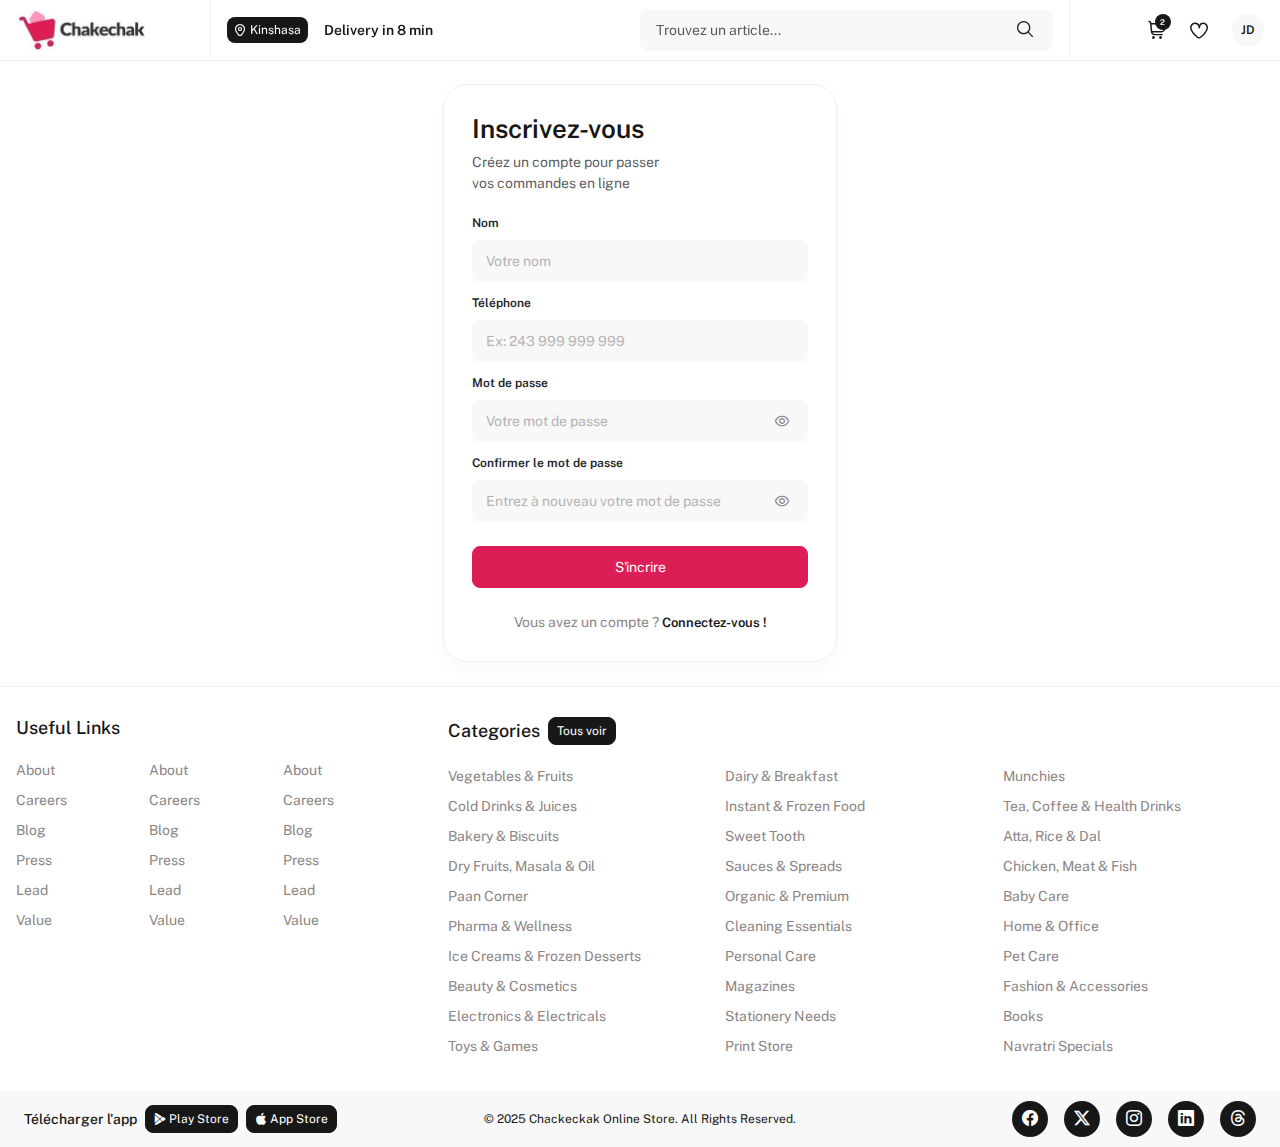
<file: sign-up.html>
<!DOCTYPE html>
<html lang="en">
  <head>
    <meta charset="UTF-8" />
    <meta name="viewport" content="width=device-width, initial-scale=1.0" />
    <title>Chackeckak - Sign-up</title>
    <link rel="stylesheet" href="https://cdn.jsdelivr.net/npm/bootstrap-icons@1.11.3/font/bootstrap-icons.min.css">
    <link rel="stylesheet" href="css/bootstrap.min.css" />
    <link rel="stylesheet" href="css/uicons-regular-rounded.css" />
    <link rel="stylesheet" href="css/uicons-solid-rounded.css" />
    <link rel="stylesheet" href="css/app.css" />
  </head>
  <body>
    <div class="global-div">
      <div class="wrapper d-flex flex-column">
       <!-- NAVBAR -->
       <header class="fixed-top">
        <nav class="navbar">
          <div class="content-nav w-100">
            <div class="container-fluid px-lg-3 px-xxl-4">
              <div class="row g-lg-3 g-1">
                <div class="col-lg-3 col-xl-2 col-3">
                  <div
                    class="d-flex align-items-center gap-lg-3 gap-xxl-5 gap-3 h-100"
                  >
                    <a
                      href="index.html"
                      class="logo-app d-flex align-items-center gap-2"
                    >
                      <img
                        src="images/logoChakeckak.jpeg"
                        alt="logo Chackeckak"
                        class="d-none d-lg-block"
                      />
                      <img
                        src="images/iconApp.jpeg"
                        alt="icon-app"
                        class="d-block d-lg-none"
                      />
                    </a>
                  </div>
                </div>
                <div class="col-lg-6 col-xl-8 col-6">
                  <div
                    class="text-center d-flex flex-column justify-content-center info-location d-lg-none h-100"
                  >
                    <p class="mb-0">Livraison</p>
                    <h6 class="mb-0">
                      <i class="fi fi-rr-marker"></i> Kinshasa
                    </h6>
                  </div>
                  <div
                    class="content-nav-center h-100 d-none d-lg-flex align-items-center"
                  >
                    <div class="d-flex align-items-center w-100 gap-lg-5">
                      <div class="d-flex align-items-center gap-lg-3">
                        <div
                          class="content-location d-flex align-items-center gap-1"
                        >
                          <i class="fi fi-rr-marker"></i>
                          <span>Kinshasa</span>
                        </div>
                        <p class="mb-0">Delivery in 8 min</p>
                      </div>
                      <div
                        class="content-search d-flex align-items-center w-50 ms-auto"
                      >
                        <div
                          class="d-flex align-items-center position-relative w-100"
                        >
                          <input
                            type="text"
                            class="form-control form-bg"
                            placeholder="Trouvez un article..."
                          />
                          <div class="block-show-result-search">
                            <!-- <div class="block-impty d-flex flex-column text-center align-items-center gap-1 mt-4">
                              <i class="fi fi-rr-search-alt text md"></i>
                              <p class="text sm muted mb-0">Aucun resultat trouvé</p>
                            </div> -->
                            <div class="block-search-recent flex-wrap mb-2">
                              <div class="item-block">
                                <a href="#"> Polo </a>
                                <button class="btn">
                                  <i class="fi fi-rr-cross"></i>
                                </button>
                              </div>
                              <div class="item-block">
                                <a href="#"> Jeans </a>
                                <button class="btn">
                                  <i class="fi fi-rr-cross"></i>
                                </button>
                              </div>
                              <div class="item-block">
                                <a href="#"> Chemise </a>
                                <button class="btn">
                                  <i class="fi fi-rr-cross"></i>
                                </button>
                              </div>
                              <div class="item-block">
                                <a href="#"> Radio </a>
                                <button class="btn">
                                  <i class="fi fi-rr-cross"></i>
                                </button>
                              </div>
                              <div class="item-block">
                                <a href="#"> Playstation </a>
                                <button class="btn">
                                  <i class="fi fi-rr-cross"></i>
                                </button>
                              </div>
                            </div>
                            <ul class="list-result">
                              <li>
                                <a href="#">
                                  <i class="fi fi-rr-search me-1"></i>
                                  <span>Patalons</span>
                                </a>
                              </li>
                              <li>
                                <a href="#">
                                  <i class="fi fi-rr-search me-1"></i>
                                  <span>Polo</span>
                                </a>
                              </li>
                              <li>
                                <a href="#">
                                  <i class="fi fi-rr-search me-1"></i>
                                  <span> Chemise</span>
                                </a>
                              </li>
                            </ul>
                          </div>
                          <div class="icon-search">
                            <i class="fi fi-rr-search"></i>
                          </div>
                        </div>
                      </div>
                    </div>
                  </div>
                </div>
                <div class="col-lg-3 col-xl-2 col-3">
                  <div
                    class="d-flex align-items-center justify-content-end gap-lg-4 gap-3 content-nav-right h-100"
                  >
                    <a
                      href="#panier"
                      class="link-icon d-none d-lg-flex align-items-center justify-content-center tooltip-hover"
                      data-position-tooltip="bottom"
                      data-bs-toggle="offcanvas"
                      aria-controls="offcanvasRight"
                    >
                      <div class="indice">2</div>
                      <i class="fi fi-rr-shopping-cart"></i>
                      <span class="tooltip-indicator"> Panier </span>
                    </a>
                    <a
                      href="favoris.html"
                      class="link-icon d-none d-lg-flex align-items-center justify-content-center tooltip-hover"
                      data-position-tooltip="bottom"
                    >
                      <i class="fi fi-rr-heart"></i>
                      <span class="tooltip-indicator"> Favoris </span>
                    </a>
                    <a
                      href="#"
                      class="link-icon link-search-mobile d-flex d-lg-none align-items-center justify-content-center tooltip-hover"
                    >
                      <i class="fi fi-rr-search"></i>
                    </a>
                    <a
                      href="#"
                      class="link-icon d-flex d-lg-none align-items-center justify-content-center tooltip-hover"
                      data-position-tooltip="bottom"
                    >
                      <div class="indice">2</div>
                      <i class="fi fi-rr-bell"></i>
                    </a>
                    <div class="dropdown d-none d-lg-block">
                      <a
                        href="#"
                        class="d-flex"
                        data-bs-toggle="dropdown"
                        aria-expanded="false"
                      >
                        <div class="avatar">
                          <div class="icon-avatar">
                            JD
                            <!-- <i class="fi fi-rr-user"></i> -->
                          </div>
                        </div>
                      </a>
                      <ul class="dropdown-menu dropdown-menu-end lg">
                        <div class="d-flex align-items-center gap-2">
                          <div class="avatar">
                            <div class="icon-avatar">
                              <i class="fi fi-rr-user"></i>
                            </div>
                          </div>
                          <div class="info-user">
                            <h6 class="mb-0 sm text">John Doe</h6>
                            <p class="text xm muted mb-0">Super admin</p>
                          </div>
                        </div>
                        <hr class="my-2" />
                        <li>
                          <a
                            class="dropdown-item d-flex align-items-center gap-2"
                            href="#"
                          >
                            <i class="fi fi-rr-user"></i>
                            Mon profil
                          </a>
                        </li>
                        <li>
                          <a
                            class="dropdown-item d-flex align-items-center gap-2"
                            href="mescommandes.html"
                          >
                            <i class="fi fi-rr-shopping-cart"></i>
                            Mes commandes
                          </a>
                        </li>
                        <li>
                          <a
                            class="dropdown-item d-flex align-items-center gap-2"
                            href="#"
                          >
                            <i class="fi fi-rr-bell"></i>
                            Notifications
                          </a>
                        </li>
                        <li class="li-border">
                          <a
                            class="dropdown-item d-flex align-items-center gap-2"
                            href="#"
                          >
                            <i class="fi fi-rr-sign-out-alt"></i>
                            Déconnexion
                          </a>
                        </li>
                      </ul>
                    </div>
                  </div>
                </div>
              </div>
            </div>
          </div>
        </nav>
      </header>
      <!-- NAVBAR -->

        <div class="content-page flex-grow-1">
          <div class="block-login my-lg-4 my-3">
            <div class="container-fluid px-lg-3 px-xl-4">
              <div class="row justify-content-center">
                <div class="col-lg-5 col-xl-4">
                  <div class="card card-login">
                    <div class="text-">
                      <h1>Inscrivez-vous</h1>
                    <p class="text-muted text-sm mb-lg-3">
                      Créez un compte pour passer <br> vos commandes en ligne
                    </p>
                    </div>
                    <form action="">
                      <div class="form-group row g-lg-2 g-3">
                        <div class="col-12">
                          <label for="name" class="mb-2 label-black text-sm">Nom</label>
                          <input type="text" id="name" name="name" class="form-control" placeholder="Votre nom" />
                        </div>
                        <div class="col-12">
                          <label for="phone" class="mb-2 label-black text-sm">Téléphone</label>
                          <input type="text" id="phone" name="phone" class="form-control" placeholder="Ex: 243 999 999 999" />
                        </div>
                        <div class="col-12">
                          <label for="password" class="mb-2 label-black text-sm">Mot de passe</label>
                          <div class="d-flex align-items-center position-relative">
                            <input type="text" id="password" name="password" class="form-control" placeholder="Votre mot de passe" />
                          <div class="icon-input">
                            <i class="fi fi-rr-eye"></i>
                          </div>
                          </div>
                        </div>
                        <div class="col-12">
                          <label for="password" class="mb-2 label-black text-sm">Confirmer le mot de passe</label>
                          <div class="d-flex align-items-center position-relative">
                            <input type="text" id="password" name="password" class="form-control" placeholder="Entrez à nouveau votre mot de passe" />
                          <div class="icon-input">
                            <i class="fi fi-rr-eye"></i>
                          </div>
                          </div>
                        </div>
                        <div class="col-12">
                          <button type="submit" class="btn btn-primary btn-lg w-100 mt-3">S'incrire</button>
                        </div>
                        <div class="col-12">
                          <p class="text sm muted mb-0 text-center mt-3">
                            Vous avez un compte ? <a href="login.html" class="link text">Connectez-vous !</a>
                          </p>
                        </div>
                      </div>
                    </form>
                  </div>
                </div>
              </div>
            </div>
          </div>
        </div>

        <!-- FOOTER -->
        <footer class="footer-page">
          <div class="content-footer">
            <div class="container-fluid  px-lg-3 px-xxl-4">
                <div class="row g-lg-4 g-xl-5">
                    <div class="col-lg-5 col-xl-4">
                        <h4 class="title-footer mb-lg-3">Useful Links</h4>
                        <div class="row g-lg-3 g-2">
                            <div class="col-lg-4">
                                <ul class="list-link-footer">
                                    <li>
                                        <a href="#">About</a>
                                    </li>
                                    <li>
                                        <a href="#">Careers</a>
                                    </li>
                                    <li>
                                        <a href="#">Blog</a>
                                    </li>
                                    <li>
                                        <a href="#">Press</a>
                                    </li>
                                    <li>
                                        <a href="#">Lead</a>
                                    </li>
                                    <li>
                                        <a href="#">Value</a>
                                    </li>
                                </ul>
                            </div>
                            <div class="col-lg-4">
                                <ul class="list-link-footer">
                                    <li>
                                        <a href="#">About</a>
                                    </li>
                                    <li>
                                        <a href="#">Careers</a>
                                    </li>
                                    <li>
                                        <a href="#">Blog</a>
                                    </li>
                                    <li>
                                        <a href="#">Press</a>
                                    </li>
                                    <li>
                                        <a href="#">Lead</a>
                                    </li>
                                    <li>
                                        <a href="#">Value</a>
                                    </li>
                                </ul>
                            </div>
                            <div class="col-lg-4">
                                <ul class="list-link-footer">
                                    <li>
                                        <a href="#">About</a>
                                    </li>
                                    <li>
                                        <a href="#">Careers</a>
                                    </li>
                                    <li>
                                        <a href="#">Blog</a>
                                    </li>
                                    <li>
                                        <a href="#">Press</a>
                                    </li>
                                    <li>
                                        <a href="#">Lead</a>
                                    </li>
                                    <li>
                                        <a href="#">Value</a>
                                    </li>
                                </ul>
                            </div>
                        </div>
                    </div>
                    <div class="col-lg-7 col-xl-8">
                        <div class="d-flex align-items-center gap-2 mb-lg-3">
                            <h4 class="title-footer mb-0">Categories</h4>
                            <a href="#" class="btn btn-black btn-sm">Tous voir</a>
                        </div>
                        <div class="row g-lg-3 g-2">
                            <div class="col-lg-4">
                                <ul class="list-link-footer">
                                    <li>
                                        <a href="#">Vegetables & Fruits</a>
                                    </li>
                                    <li>
                                        <a href="#">Cold Drinks & Juices</a>
                                    </li>
                                    <li>
                                        <a href="#">Bakery & Biscuits</a>
                                    </li>
                                    <li>
                                        <a href="#">Dry Fruits, Masala & Oil</a>
                                    </li>
                                    <li>
                                        <a href="#">Paan Corner</a>
                                    </li>
                                    <li>
                                        <a href="#">Pharma & Wellness</a>
                                    </li>
                                    <li>
                                        <a href="#">Ice Creams & Frozen Desserts</a>
                                    </li>
                                    <li>
                                        <a href="#">Beauty & Cosmetics</a>
                                    </li>
                                    <li>
                                        <a href="#">Electronics & Electricals</a>
                                    </li>
                                    <li>
                                        <a href="#">Toys & Games</a>
                                    </li>
                                </ul>
                            </div>
                            <div class="col-lg-4">
                                <ul class="list-link-footer">
                                    <li>
                                        <a href="#">Dairy & Breakfast</a>
                                    </li>
                                    <li>
                                        <a href="#">Instant & Frozen Food</a>
                                    </li>
                                    <li>
                                        <a href="#">Sweet Tooth</a>
                                    </li>
                                    <li>
                                        <a href="#">Sauces & Spreads</a>
                                    </li>
                                    <li>
                                        <a href="#">Organic & Premium</a>
                                    </li>
                                    <li>
                                        <a href="#">Cleaning Essentials</a>
                                    </li>
                                    <li>
                                        <a href="#">Personal Care</a>
                                    </li>
                                    <li>
                                        <a href="#">Magazines</a>
                                    </li>
                                    <li>
                                        <a href="#">Stationery Needs</a>
                                    </li>
                                    <li>
                                        <a href="#">Print Store</a>
                                    </li>
                                </ul>
                            </div>
                            <div class="col-lg-4">
                                <ul class="list-link-footer">
                                    <li>
                                        <a href="#">Munchies</a>
                                    </li>
                                    <li>
                                        <a href="#">Tea, Coffee & Health Drinks</a>
                                    </li>
                                    <li>
                                        <a href="#">Atta, Rice & Dal</a>
                                    </li>
                                    <li>
                                        <a href="#">Chicken, Meat & Fish</a>
                                    </li>
                                    <li>
                                        <a href="#">Baby Care</a>
                                    </li>
                                    <li>
                                        <a href="#">Home & Office</a>
                                    </li>
                                    <li>
                                        <a href="#">Pet Care</a>
                                    </li>
                                    <li>
                                        <a href="#">Fashion & Accessories</a>
                                    </li>
                                    <li>
                                        <a href="#">Books</a>
                                    </li>
                                    <li>
                                        <a href="#">Navratri Specials</a>
                                    </li>
                                </ul>
                            </div>
                        </div>
                    </div>
                </div>
            </div>
          </div>
          <div class="footer-bottom">
            <div class="container-fluid px-lg-3 px-xl-4">
                <div class="row g-lg-3 g-2 align-items-center">
                    <div class="col-lg-4">
                      <div class="d-flex align-items-center gap-2 flex-wrap">
                        <h6 class="mb-0">Télécharger l'app</h6>
                        <a href="#" class="btn btn-black btn-sm">
                          <i class="bi bi-google-play"></i>
                          Play Store
                        </a>
                        <a href="#" class="btn btn-black btn-sm">
                          <i class="bi bi-apple"></i>
                          App Store
                        </a>
                      </div>
                    </div>
                    <div class="col-lg-4">
                        <div class="text-lg-center">
                            <p class="mb-0">© 2025 Chackeckak Online Store. All Rights Reserved.</p>
                        </div>
                    </div>
                    <div class="col-lg-4">
                      <div class="d-flex align-items-center gap-lg-3 gap-2 justify-content-lg-end">
                        <a href="#" class="link-network">
                          <i class="bi bi-facebook"></i>
                        </a>
                        <a href="#" class="link-network">
                          <i class="bi bi-twitter-x"></i>
                        </a>
                        <a href="#" class="link-network">
                          <i class="bi bi-instagram"></i>
                        </a>
                        <a href="#" class="link-network">
                          <i class="bi bi-linkedin"></i>
                        </a>
                        <a href="#" class="link-network">
                          <i class="bi bi-threads"></i>
                        </a>
                      </div>
                    </div>
                </div>
            </div>
          </div>
        </footer>
        <!-- FOOTER -->
      </div>
    </div>
     <!-- PANIER -->
     <div class="offcanvas offcanvas-end" tabindex="-1" id="panier" aria-labelledby="offcanvasRightLabel">
      <div class="offcanvas-header">
        <h5 class="offcanvas-title" id="offcanvasRightLabel">Mon panier</h5>
        <button type="button" class="btn-close" data-bs-dismiss="offcanvas" aria-label="Close">
          <i class="fi fi-rr-cross"></i>
        </button>
      </div>
      <div class="offcanvas-body">
        <div class="all-article-in-cart d-flex flex-column gap-2">
          <div class="d-flex align-items-center mb-2">
            <p class="text muted xm mb-0">
              4 items
            </p>
            <button class="btn btn-border btn-sm ms-auto">
              Vider mon panier
            </button>
          </div>
          <div class="card card-cart">
            <button href="#" class=" btn btn-remove-in-cart">
              <i class="fi fi-rr-cross"></i>
            </button>
            <div class="row g-2 g-lg-3">
              <div class="col-3">
                <div class="block-img">
                  <img src="images/kaki.png" alt="img" class="w-100 h-100 object-fit-contain">
                </div>
              </div>
              <div class="col-9">
                <div class="row g-2 align-items-center">
                  <div class="col-8">
                    <div class="block-info-article">
                      <h6 class="mb-1">
                        Kaki pour adulte
                      </h6>
                      <p class="mb-1">XXl</p>
                      <div class="price">
                        30$
                      </div>
                    </div>
                  </div>
                  <div class="col-4">
                    <div class="block-quantity">
                      <div class="content-block d-flex align-items-center">
                        <button class="btn btn-action" id="btn-up">
                          <i class="fi fi-rr-moins">
                            <i class="fi fi-sr-minus"></i>
                          </i>
                        </button>
                        <input type="text" class="form-control text-center" value="1">
                        <button class="btn btn-action" id="btn-down">
                          <i class="fi fi-rr-plus"></i>
                        </button>
                      </div>
                    </div>
                  </div>
                </div>
              </div>
            </div>
          </div>
          <div class="card card-cart">
            <button href="#" class=" btn btn-remove-in-cart">
              <i class="fi fi-rr-cross"></i>
            </button>
            <div class="row g-2 g-lg-3">
              <div class="col-3">
                <div class="block-img">
                  <img src="images/chemise.png" alt="img" class="w-100 h-100 object-fit-contain">
                </div>
              </div>
              <div class="col-9">
                <div class="row g-2 align-items-center">
                  <div class="col-8">
                    <div class="block-info-article">
                      <h6 class="mb-1">
                        Chemise jeans adulte
                      </h6>
                      <p class="mb-1">Xl</p>
                      <div class="price">
                        30$
                      </div>
                    </div>
                  </div>
                  <div class="col-4">
                    <div class="block-quantity">
                      <div class="content-block d-flex align-items-center">
                        <button class="btn btn-action" id="btn-up">
                          <i class="fi fi-rr-moins">
                            <i class="fi fi-sr-minus"></i>
                          </i>
                        </button>
                        <input type="text" class="form-control text-center" value="1">
                        <button class="btn btn-action" id="btn-down">
                          <i class="fi fi-rr-plus"></i>
                        </button>
                      </div>
                    </div>
                  </div>
                </div>
              </div>
            </div>
          </div>
          <div class="card card-cart">
            <button href="#" class=" btn btn-remove-in-cart">
              <i class="fi fi-rr-cross"></i>
            </button>
            <div class="row g-2 g-lg-3">
              <div class="col-3">
                <div class="block-img">
                  <img src="images/veste.png" alt="img" class="w-100 h-100 object-fit-contain">
                </div>
              </div>
              <div class="col-9">
                <div class="row g-2 align-items-center">
                  <div class="col-8">
                    <div class="block-info-article">
                      <h6 class="mb-1">
                        Veste Gucci
                      </h6>
                      <p class="mb-1">Xl</p>
                      <div class="price">
                        30$
                      </div>
                    </div>
                  </div>
                  <div class="col-4">
                    <div class="block-quantity">
                      <div class="content-block d-flex align-items-center">
                        <button class="btn btn-action" id="btn-up">
                          <i class="fi fi-rr-moins">
                            <i class="fi fi-sr-minus"></i>
                          </i>
                        </button>
                        <input type="text" class="form-control text-center" value="1">
                        <button class="btn btn-action" id="btn-down">
                          <i class="fi fi-rr-plus"></i>
                        </button>
                      </div>
                    </div>
                  </div>
                </div>
              </div>
            </div>
          </div>
          <div class="card card-cart">
            <button href="#" class=" btn btn-remove-in-cart">
              <i class="fi fi-rr-cross"></i>
            </button>
            <div class="row g-2 g-lg-3">
              <div class="col-3">
                <div class="block-img">
                  <img src="images/veste1.png" alt="img" class="w-100 h-100 object-fit-contain">
                </div>
              </div>
              <div class="col-9">
                <div class="row g-2 align-items-center">
                  <div class="col-8">
                    <div class="block-info-article">
                      <h6 class="mb-1">
                       Veste versace
                      </h6>
                      <p class="mb-1">XXL</p>
                      <div class="price">
                        30$
                      </div>
                    </div>
                  </div>
                  <div class="col-4">
                    <div class="block-quantity">
                      <div class="content-block d-flex align-items-center">
                        <button class="btn btn-action" id="btn-up">
                          <i class="fi fi-rr-moins">
                            <i class="fi fi-sr-minus"></i>
                          </i>
                        </button>
                        <input type="text" class="form-control text-center" value="1">
                        <button class="btn btn-action" id="btn-down">
                          <i class="fi fi-rr-plus"></i>
                        </button>
                      </div>
                    </div>
                  </div>
                </div>
              </div>
            </div>
          </div>
        </div>
      </div>
      <div class="offcanvas-footer">
        <div class="row align-items-center g-2">
          <div class="col-8">
            <p class="text muted sm mb-1">
              Total à payer
            </p>
            <h5 class="text mb-0 fw-bold">
              120$
            </h5>
          </div>
          <div class="col-4">
            <a href="#" class="btn btn-default btn-primary w-100">
              Check-out
            </a>
          </div>
        </div>
      </div>
    </div>
    <!-- PANIER -->
    <script src="js/jquery-3.6.0.min.js"></script>
    <script src="js/bootstrap.bundle.min.js"></script>
  </body>
</html>
</file>
<file: css/uicons-regular-rounded.css>
@font-face {
font-family: "uicons-regular-rounded";
src: url("../css/fonts/uicons-regular-rounded.eot#iefix") format("embedded-opentype"),
url("../css/fonts/uicons-regular-rounded.woff2") format("woff2"),
url("../css/fonts/uicons-regular-rounded.woff") format("woff");
/* src: url("https://cdn-uicons.flaticon.com/uicons-regular-rounded/webfonts/uicons-regular-rounded.eot#iefix") format("embedded-opentype"),
url("https://cdn-uicons.flaticon.com/uicons-regular-rounded/webfonts/uicons-regular-rounded.woff2") format("woff2"),
url("https://cdn-uicons.flaticon.com/uicons-regular-rounded/webfonts/uicons-regular-rounded.woff") format("woff"); */
}

    i[class^="fi-rr-"]:before, i[class*=" fi-rr-"]:before, span[class^="fi-rr-"]:before, span[class*="fi-rr-"]:before {
font-family: uicons-regular-rounded !important;
font-style: normal;
font-weight: normal !important;
font-variant: normal;
text-transform: none;
line-height: 1;
-webkit-font-smoothing: antialiased;
-moz-osx-font-smoothing: grayscale;
}

        .fi-rr-a:before {
    content: "\f101";
    }
        .fi-rr-ad:before {
    content: "\f102";
    }
        .fi-rr-add-document:before {
    content: "\f103";
    }
        .fi-rr-add-folder:before {
    content: "\f104";
    }
        .fi-rr-add:before {
    content: "\f105";
    }
        .fi-rr-address-book:before {
    content: "\f106";
    }
        .fi-rr-air-conditioner:before {
    content: "\f107";
    }
        .fi-rr-air-freshener:before {
    content: "\f108";
    }
        .fi-rr-alarm-clock:before {
    content: "\f109";
    }
        .fi-rr-alarm-exclamation:before {
    content: "\f10a";
    }
        .fi-rr-alarm-plus:before {
    content: "\f10b";
    }
        .fi-rr-alarm-snooze:before {
    content: "\f10c";
    }
        .fi-rr-align-justify:before {
    content: "\f10d";
    }
        .fi-rr-align-left:before {
    content: "\f10e";
    }
        .fi-rr-ambulance:before {
    content: "\f10f";
    }
        .fi-rr-angle-circle-down:before {
    content: "\f110";
    }
        .fi-rr-angle-circle-left:before {
    content: "\f111";
    }
        .fi-rr-angle-circle-right:before {
    content: "\f112";
    }
        .fi-rr-angle-circle-up:before {
    content: "\f113";
    }
        .fi-rr-angle-double-left:before {
    content: "\f114";
    }
        .fi-rr-angle-double-right:before {
    content: "\f115";
    }
        .fi-rr-angle-double-small-down:before {
    content: "\f116";
    }
        .fi-rr-angle-double-small-left:before {
    content: "\f117";
    }
        .fi-rr-angle-double-small-right:before {
    content: "\f118";
    }
        .fi-rr-angle-double-small-up:before {
    content: "\f119";
    }
        .fi-rr-angle-down:before {
    content: "\f11a";
    }
        .fi-rr-angle-left:before {
    content: "\f11b";
    }
        .fi-rr-angle-right:before {
    content: "\f11c";
    }
        .fi-rr-angle-small-down:before {
    content: "\f11d";
    }
        .fi-rr-angle-small-left:before {
    content: "\f11e";
    }
        .fi-rr-angle-small-right:before {
    content: "\f11f";
    }
        .fi-rr-angle-small-up:before {
    content: "\f120";
    }
        .fi-rr-angle-square-down:before {
    content: "\f121";
    }
        .fi-rr-angle-square-left:before {
    content: "\f122";
    }
        .fi-rr-angle-square-right:before {
    content: "\f123";
    }
        .fi-rr-angle-square-up:before {
    content: "\f124";
    }
        .fi-rr-angle-up:before {
    content: "\f125";
    }
        .fi-rr-angry:before {
    content: "\f126";
    }
        .fi-rr-apple-whole:before {
    content: "\f127";
    }
        .fi-rr-apps-add:before {
    content: "\f128";
    }
        .fi-rr-apps-delete:before {
    content: "\f129";
    }
        .fi-rr-apps-sort:before {
    content: "\f12a";
    }
        .fi-rr-apps:before {
    content: "\f12b";
    }
        .fi-rr-archive:before {
    content: "\f12c";
    }
        .fi-rr-arrow-alt-circle-down:before {
    content: "\f12d";
    }
        .fi-rr-arrow-alt-circle-left:before {
    content: "\f12e";
    }
        .fi-rr-arrow-alt-circle-right:before {
    content: "\f12f";
    }
        .fi-rr-arrow-alt-circle-up:before {
    content: "\f130";
    }
        .fi-rr-arrow-alt-down:before {
    content: "\f131";
    }
        .fi-rr-arrow-alt-from-bottom:before {
    content: "\f132";
    }
        .fi-rr-arrow-alt-from-left:before {
    content: "\f133";
    }
        .fi-rr-arrow-alt-from-right:before {
    content: "\f134";
    }
        .fi-rr-arrow-alt-from-top:before {
    content: "\f135";
    }
        .fi-rr-arrow-alt-left:before {
    content: "\f136";
    }
        .fi-rr-arrow-alt-right:before {
    content: "\f137";
    }
        .fi-rr-arrow-alt-square-down:before {
    content: "\f138";
    }
        .fi-rr-arrow-alt-square-left:before {
    content: "\f139";
    }
        .fi-rr-arrow-alt-square-right:before {
    content: "\f13a";
    }
        .fi-rr-arrow-alt-square-up:before {
    content: "\f13b";
    }
        .fi-rr-arrow-alt-to-bottom:before {
    content: "\f13c";
    }
        .fi-rr-arrow-alt-to-left:before {
    content: "\f13d";
    }
        .fi-rr-arrow-alt-to-right:before {
    content: "\f13e";
    }
        .fi-rr-arrow-alt-to-top:before {
    content: "\f13f";
    }
        .fi-rr-arrow-alt-up:before {
    content: "\f140";
    }
        .fi-rr-arrow-circle-down:before {
    content: "\f141";
    }
        .fi-rr-arrow-circle-left:before {
    content: "\f142";
    }
        .fi-rr-arrow-circle-right:before {
    content: "\f143";
    }
        .fi-rr-arrow-circle-up:before {
    content: "\f144";
    }
        .fi-rr-arrow-down:before {
    content: "\f145";
    }
        .fi-rr-arrow-from-bottom:before {
    content: "\f146";
    }
        .fi-rr-arrow-from-left:before {
    content: "\f147";
    }
        .fi-rr-arrow-from-right:before {
    content: "\f148";
    }
        .fi-rr-arrow-from-top:before {
    content: "\f149";
    }
        .fi-rr-arrow-left:before {
    content: "\f14a";
    }
        .fi-rr-arrow-right:before {
    content: "\f14b";
    }
        .fi-rr-arrow-small-down:before {
    content: "\f14c";
    }
        .fi-rr-arrow-small-left:before {
    content: "\f14d";
    }
        .fi-rr-arrow-small-right:before {
    content: "\f14e";
    }
        .fi-rr-arrow-small-up:before {
    content: "\f14f";
    }
        .fi-rr-arrow-square-down:before {
    content: "\f150";
    }
        .fi-rr-arrow-square-left:before {
    content: "\f151";
    }
        .fi-rr-arrow-square-right:before {
    content: "\f152";
    }
        .fi-rr-arrow-square-up:before {
    content: "\f153";
    }
        .fi-rr-arrow-to-bottom:before {
    content: "\f154";
    }
        .fi-rr-arrow-to-left:before {
    content: "\f155";
    }
        .fi-rr-arrow-to-right:before {
    content: "\f156";
    }
        .fi-rr-arrow-to-top:before {
    content: "\f157";
    }
        .fi-rr-arrow-trend-down:before {
    content: "\f158";
    }
        .fi-rr-arrow-trend-up:before {
    content: "\f159";
    }
        .fi-rr-arrow-up-from-square:before {
    content: "\f15a";
    }
        .fi-rr-arrow-up-left-from-circle:before {
    content: "\f15b";
    }
        .fi-rr-arrow-up-left:before {
    content: "\f15c";
    }
        .fi-rr-arrow-up-right-and-arrow-down-left-from-center:before {
    content: "\f15d";
    }
        .fi-rr-arrow-up-right-from-square:before {
    content: "\f15e";
    }
        .fi-rr-arrow-up-right:before {
    content: "\f15f";
    }
        .fi-rr-arrow-up-square-triangle:before {
    content: "\f160";
    }
        .fi-rr-arrow-up-to-dotted-line:before {
    content: "\f161";
    }
        .fi-rr-arrow-up:before {
    content: "\f162";
    }
        .fi-rr-arrows-alt-h:before {
    content: "\f163";
    }
        .fi-rr-arrows-alt-v:before {
    content: "\f164";
    }
        .fi-rr-arrows-alt:before {
    content: "\f165";
    }
        .fi-rr-arrows-cross:before {
    content: "\f166";
    }
        .fi-rr-arrows-from-dotted-line:before {
    content: "\f167";
    }
        .fi-rr-arrows-from-line:before {
    content: "\f168";
    }
        .fi-rr-arrows-h-copy:before {
    content: "\f169";
    }
        .fi-rr-arrows-h:before {
    content: "\f16a";
    }
        .fi-rr-arrows-repeat-1:before {
    content: "\f16b";
    }
        .fi-rr-arrows-repeat:before {
    content: "\f16c";
    }
        .fi-rr-arrows-to-dotted-line:before {
    content: "\f16d";
    }
        .fi-rr-arrows-to-line:before {
    content: "\f16e";
    }
        .fi-rr-arrows:before {
    content: "\f16f";
    }
        .fi-rr-assept-document:before {
    content: "\f170";
    }
        .fi-rr-assistive-listening-systems:before {
    content: "\f171";
    }
        .fi-rr-asterik:before {
    content: "\f172";
    }
        .fi-rr-at:before {
    content: "\f173";
    }
        .fi-rr-aubergine:before {
    content: "\f174";
    }
        .fi-rr-avocado:before {
    content: "\f175";
    }
        .fi-rr-b:before {
    content: "\f176";
    }
        .fi-rr-baby-carriage:before {
    content: "\f177";
    }
        .fi-rr-backpack:before {
    content: "\f178";
    }
        .fi-rr-bacon:before {
    content: "\f179";
    }
        .fi-rr-badge-check:before {
    content: "\f17a";
    }
        .fi-rr-badge-dollar:before {
    content: "\f17b";
    }
        .fi-rr-badge-percent:before {
    content: "\f17c";
    }
        .fi-rr-badge-sheriff:before {
    content: "\f17d";
    }
        .fi-rr-badge:before {
    content: "\f17e";
    }
        .fi-rr-bags-shopping:before {
    content: "\f17f";
    }
        .fi-rr-bahai:before {
    content: "\f180";
    }
        .fi-rr-balance-scale-left:before {
    content: "\f181";
    }
        .fi-rr-balance-scale-right:before {
    content: "\f182";
    }
        .fi-rr-ball:before {
    content: "\f183";
    }
        .fi-rr-balloons:before {
    content: "\f184";
    }
        .fi-rr-ballot:before {
    content: "\f185";
    }
        .fi-rr-ban:before {
    content: "\f186";
    }
        .fi-rr-band-aid:before {
    content: "\f187";
    }
        .fi-rr-bank:before {
    content: "\f188";
    }
        .fi-rr-barber-shop:before {
    content: "\f189";
    }
        .fi-rr-bars-progress:before {
    content: "\f18a";
    }
        .fi-rr-baseball-alt:before {
    content: "\f18b";
    }
        .fi-rr-baseball:before {
    content: "\f18c";
    }
        .fi-rr-basket:before {
    content: "\f18d";
    }
        .fi-rr-basketball:before {
    content: "\f18e";
    }
        .fi-rr-bed-alt:before {
    content: "\f18f";
    }
        .fi-rr-bed:before {
    content: "\f190";
    }
        .fi-rr-beer:before {
    content: "\f191";
    }
        .fi-rr-bell-ring:before {
    content: "\f192";
    }
        .fi-rr-bell-school:before {
    content: "\f193";
    }
        .fi-rr-bell:before {
    content: "\f194";
    }
        .fi-rr-bike:before {
    content: "\f195";
    }
        .fi-rr-biking-mountain:before {
    content: "\f196";
    }
        .fi-rr-biking:before {
    content: "\f197";
    }
        .fi-rr-billiard:before {
    content: "\f198";
    }
        .fi-rr-blinds-open:before {
    content: "\f199";
    }
        .fi-rr-blinds-raised:before {
    content: "\f19a";
    }
        .fi-rr-blinds:before {
    content: "\f19b";
    }
        .fi-rr-bold:before {
    content: "\f19c";
    }
        .fi-rr-bolt:before {
    content: "\f19d";
    }
        .fi-rr-book-alt:before {
    content: "\f19e";
    }
        .fi-rr-book-arrow-right:before {
    content: "\f19f";
    }
        .fi-rr-book-arrow-up:before {
    content: "\f1a0";
    }
        .fi-rr-book-bookmark:before {
    content: "\f1a1";
    }
        .fi-rr-book-open-cover:before {
    content: "\f1a2";
    }
        .fi-rr-book-open-reader:before {
    content: "\f1a3";
    }
        .fi-rr-book:before {
    content: "\f1a4";
    }
        .fi-rr-bookmark:before {
    content: "\f1a5";
    }
        .fi-rr-books:before {
    content: "\f1a6";
    }
        .fi-rr-bottle:before {
    content: "\f1a7";
    }
        .fi-rr-bow-arrow:before {
    content: "\f1a8";
    }
        .fi-rr-bowling-ball:before {
    content: "\f1a9";
    }
        .fi-rr-bowling-pins:before {
    content: "\f1aa";
    }
        .fi-rr-bowling:before {
    content: "\f1ab";
    }
        .fi-rr-box-alt:before {
    content: "\f1ac";
    }
        .fi-rr-box-ballot:before {
    content: "\f1ad";
    }
        .fi-rr-box-check:before {
    content: "\f1ae";
    }
        .fi-rr-box-tissue:before {
    content: "\f1af";
    }
        .fi-rr-box:before {
    content: "\f1b0";
    }
        .fi-rr-boxes:before {
    content: "\f1b1";
    }
        .fi-rr-boxing-glove:before {
    content: "\f1b2";
    }
        .fi-rr-braille:before {
    content: "\f1b3";
    }
        .fi-rr-bread-slice:before {
    content: "\f1b4";
    }
        .fi-rr-bread:before {
    content: "\f1b5";
    }
        .fi-rr-briefcase:before {
    content: "\f1b6";
    }
        .fi-rr-broccoli:before {
    content: "\f1b7";
    }
        .fi-rr-broom:before {
    content: "\f1b8";
    }
        .fi-rr-browser:before {
    content: "\f1b9";
    }
        .fi-rr-brush:before {
    content: "\f1ba";
    }
        .fi-rr-bug:before {
    content: "\f1bb";
    }
        .fi-rr-building:before {
    content: "\f1bc";
    }
        .fi-rr-bulb:before {
    content: "\f1bd";
    }
        .fi-rr-bullseye-pointer:before {
    content: "\f1be";
    }
        .fi-rr-bullseye:before {
    content: "\f1bf";
    }
        .fi-rr-burrito:before {
    content: "\f1c0";
    }
        .fi-rr-bus-alt:before {
    content: "\f1c1";
    }
        .fi-rr-bus:before {
    content: "\f1c2";
    }
        .fi-rr-business-time:before {
    content: "\f1c3";
    }
        .fi-rr-butterfly:before {
    content: "\f1c4";
    }
        .fi-rr-c:before {
    content: "\f1c5";
    }
        .fi-rr-cake-birthday:before {
    content: "\f1c6";
    }
        .fi-rr-cake-wedding:before {
    content: "\f1c7";
    }
        .fi-rr-calculator:before {
    content: "\f1c8";
    }
        .fi-rr-calendar-check:before {
    content: "\f1c9";
    }
        .fi-rr-calendar-clock:before {
    content: "\f1ca";
    }
        .fi-rr-calendar-exclamation:before {
    content: "\f1cb";
    }
        .fi-rr-calendar-lines-pen:before {
    content: "\f1cc";
    }
        .fi-rr-calendar-lines:before {
    content: "\f1cd";
    }
        .fi-rr-calendar-minus:before {
    content: "\f1ce";
    }
        .fi-rr-calendar-pen:before {
    content: "\f1cf";
    }
        .fi-rr-calendar-plus:before {
    content: "\f1d0";
    }
        .fi-rr-calendar:before {
    content: "\f1d1";
    }
        .fi-rr-calendars:before {
    content: "\f1d2";
    }
        .fi-rr-call-history:before {
    content: "\f1d3";
    }
        .fi-rr-call-incoming:before {
    content: "\f1d4";
    }
        .fi-rr-call-missed:before {
    content: "\f1d5";
    }
        .fi-rr-call-outgoing:before {
    content: "\f1d6";
    }
        .fi-rr-camcorder:before {
    content: "\f1d7";
    }
        .fi-rr-camera:before {
    content: "\f1d8";
    }
        .fi-rr-camping:before {
    content: "\f1d9";
    }
        .fi-rr-candy-alt:before {
    content: "\f1da";
    }
        .fi-rr-candy:before {
    content: "\f1db";
    }
        .fi-rr-canned-food:before {
    content: "\f1dc";
    }
        .fi-rr-car-alt:before {
    content: "\f1dd";
    }
        .fi-rr-car-battery:before {
    content: "\f1de";
    }
        .fi-rr-car-bolt:before {
    content: "\f1df";
    }
        .fi-rr-car-building:before {
    content: "\f1e0";
    }
        .fi-rr-car-bump:before {
    content: "\f1e1";
    }
        .fi-rr-car-bus:before {
    content: "\f1e2";
    }
        .fi-rr-car-circle-bolt:before {
    content: "\f1e3";
    }
        .fi-rr-car-crash:before {
    content: "\f1e4";
    }
        .fi-rr-car-garage:before {
    content: "\f1e5";
    }
        .fi-rr-car-mechanic:before {
    content: "\f1e6";
    }
        .fi-rr-car-side-bolt:before {
    content: "\f1e7";
    }
        .fi-rr-car-side:before {
    content: "\f1e8";
    }
        .fi-rr-car-tilt:before {
    content: "\f1e9";
    }
        .fi-rr-car-wash:before {
    content: "\f1ea";
    }
        .fi-rr-car:before {
    content: "\f1eb";
    }
        .fi-rr-caravan-alt:before {
    content: "\f1ec";
    }
        .fi-rr-caravan:before {
    content: "\f1ed";
    }
        .fi-rr-caret-circle-down:before {
    content: "\f1ee";
    }
        .fi-rr-caret-circle-right:before {
    content: "\f1ef";
    }
        .fi-rr-caret-circle-up:before {
    content: "\f1f0";
    }
        .fi-rr-caret-down:before {
    content: "\f1f1";
    }
        .fi-rr-caret-left:before {
    content: "\f1f2";
    }
        .fi-rr-caret-quare-up:before {
    content: "\f1f3";
    }
        .fi-rr-caret-right:before {
    content: "\f1f4";
    }
        .fi-rr-caret-square-down:before {
    content: "\f1f5";
    }
        .fi-rr-caret-square-left_1:before {
    content: "\f1f6";
    }
        .fi-rr-caret-square-left:before {
    content: "\f1f7";
    }
        .fi-rr-caret-square-right:before {
    content: "\f1f8";
    }
        .fi-rr-caret-up:before {
    content: "\f1f9";
    }
        .fi-rr-carrot:before {
    content: "\f1fa";
    }
        .fi-rr-cars:before {
    content: "\f1fb";
    }
        .fi-rr-cash-register:before {
    content: "\f1fc";
    }
        .fi-rr-chair-office:before {
    content: "\f1fd";
    }
        .fi-rr-chair:before {
    content: "\f1fe";
    }
        .fi-rr-charging-station:before {
    content: "\f1ff";
    }
        .fi-rr-chart-area:before {
    content: "\f200";
    }
        .fi-rr-chart-connected:before {
    content: "\f201";
    }
        .fi-rr-chart-histogram:before {
    content: "\f202";
    }
        .fi-rr-chart-line-up:before {
    content: "\f203";
    }
        .fi-rr-chart-network:before {
    content: "\f204";
    }
        .fi-rr-chart-pie-alt:before {
    content: "\f205";
    }
        .fi-rr-chart-pie:before {
    content: "\f206";
    }
        .fi-rr-chart-pyramid:before {
    content: "\f207";
    }
        .fi-rr-chart-scatter:before {
    content: "\f208";
    }
        .fi-rr-chart-set-theory:before {
    content: "\f209";
    }
        .fi-rr-chart-tree:before {
    content: "\f20a";
    }
        .fi-rr-chat-arrow-down:before {
    content: "\f20b";
    }
        .fi-rr-chat-arrow-grow:before {
    content: "\f20c";
    }
        .fi-rr-check:before {
    content: "\f20d";
    }
        .fi-rr-checkbox:before {
    content: "\f20e";
    }
        .fi-rr-cheese:before {
    content: "\f20f";
    }
        .fi-rr-cherry:before {
    content: "\f210";
    }
        .fi-rr-chess-bishop:before {
    content: "\f211";
    }
        .fi-rr-chess-board:before {
    content: "\f212";
    }
        .fi-rr-chess-clock-alt:before {
    content: "\f213";
    }
        .fi-rr-chess-clock:before {
    content: "\f214";
    }
        .fi-rr-chess-king-alt:before {
    content: "\f215";
    }
        .fi-rr-chess-king:before {
    content: "\f216";
    }
        .fi-rr-chess-knight-alt:before {
    content: "\f217";
    }
        .fi-rr-chess-knight:before {
    content: "\f218";
    }
        .fi-rr-chess-pawn-alt:before {
    content: "\f219";
    }
        .fi-rr-chess-piece:before {
    content: "\f21a";
    }
        .fi-rr-chess-queen-alt:before {
    content: "\f21b";
    }
        .fi-rr-chess-queen:before {
    content: "\f21c";
    }
        .fi-rr-chess-rook-alt:before {
    content: "\f21d";
    }
        .fi-rr-chess-rook:before {
    content: "\f21e";
    }
        .fi-rr-chess:before {
    content: "\f21f";
    }
        .fi-rr-chevron-double-down:before {
    content: "\f220";
    }
        .fi-rr-chevron-double-up:before {
    content: "\f221";
    }
        .fi-rr-child-head:before {
    content: "\f222";
    }
        .fi-rr-chocolate:before {
    content: "\f223";
    }
        .fi-rr-circle-envelope:before {
    content: "\f224";
    }
        .fi-rr-circle-phone-flip:before {
    content: "\f225";
    }
        .fi-rr-circle-phone-hangup:before {
    content: "\f226";
    }
        .fi-rr-circle-phone:before {
    content: "\f227";
    }
        .fi-rr-circle-small:before {
    content: "\f228";
    }
        .fi-rr-circle:before {
    content: "\f229";
    }
        .fi-rr-clip:before {
    content: "\f22a";
    }
        .fi-rr-clipboard-list-check:before {
    content: "\f22b";
    }
        .fi-rr-clipboard-list:before {
    content: "\f22c";
    }
        .fi-rr-clock-eight-thirty:before {
    content: "\f22d";
    }
        .fi-rr-clock-eleven-thirty:before {
    content: "\f22e";
    }
        .fi-rr-clock-eleven:before {
    content: "\f22f";
    }
        .fi-rr-clock-five-thirty:before {
    content: "\f230";
    }
        .fi-rr-clock-five:before {
    content: "\f231";
    }
        .fi-rr-clock-four-thirty:before {
    content: "\f232";
    }
        .fi-rr-clock-nine-thirty:before {
    content: "\f233";
    }
        .fi-rr-clock-nine:before {
    content: "\f234";
    }
        .fi-rr-clock-one-thirty:before {
    content: "\f235";
    }
        .fi-rr-clock-one:before {
    content: "\f236";
    }
        .fi-rr-clock-seven-thirty:before {
    content: "\f237";
    }
        .fi-rr-clock-seven:before {
    content: "\f238";
    }
        .fi-rr-clock-six-thirty:before {
    content: "\f239";
    }
        .fi-rr-clock-six:before {
    content: "\f23a";
    }
        .fi-rr-clock-ten-thirty:before {
    content: "\f23b";
    }
        .fi-rr-clock-ten:before {
    content: "\f23c";
    }
        .fi-rr-clock-three-thirty:before {
    content: "\f23d";
    }
        .fi-rr-clock-three:before {
    content: "\f23e";
    }
        .fi-rr-clock-twelve-thirty:before {
    content: "\f23f";
    }
        .fi-rr-clock-twelve:before {
    content: "\f240";
    }
        .fi-rr-clock-two-thirty:before {
    content: "\f241";
    }
        .fi-rr-clock-two:before {
    content: "\f242";
    }
        .fi-rr-clock:before {
    content: "\f243";
    }
        .fi-rr-cloud-check:before {
    content: "\f244";
    }
        .fi-rr-cloud-disabled:before {
    content: "\f245";
    }
        .fi-rr-cloud-download-alt:before {
    content: "\f246";
    }
        .fi-rr-cloud-download:before {
    content: "\f247";
    }
        .fi-rr-cloud-drizzle:before {
    content: "\f248";
    }
        .fi-rr-cloud-hail-mixed:before {
    content: "\f249";
    }
        .fi-rr-cloud-hail:before {
    content: "\f24a";
    }
        .fi-rr-cloud-moon-rain:before {
    content: "\f24b";
    }
        .fi-rr-cloud-moon:before {
    content: "\f24c";
    }
        .fi-rr-cloud-rain:before {
    content: "\f24d";
    }
        .fi-rr-cloud-rainbow:before {
    content: "\f24e";
    }
        .fi-rr-cloud-share:before {
    content: "\f24f";
    }
        .fi-rr-cloud-showers-heavy:before {
    content: "\f250";
    }
        .fi-rr-cloud-showers:before {
    content: "\f251";
    }
        .fi-rr-cloud-sleet:before {
    content: "\f252";
    }
        .fi-rr-cloud-snow:before {
    content: "\f253";
    }
        .fi-rr-cloud-sun-rain:before {
    content: "\f254";
    }
        .fi-rr-cloud-sun:before {
    content: "\f255";
    }
        .fi-rr-cloud-upload-alt:before {
    content: "\f256";
    }
        .fi-rr-cloud-upload:before {
    content: "\f257";
    }
        .fi-rr-cloud:before {
    content: "\f258";
    }
        .fi-rr-clouds-moon:before {
    content: "\f259";
    }
        .fi-rr-clouds-sun:before {
    content: "\f25a";
    }
        .fi-rr-clouds:before {
    content: "\f25b";
    }
        .fi-rr-club:before {
    content: "\f25c";
    }
        .fi-rr-cocktail-alt:before {
    content: "\f25d";
    }
        .fi-rr-cocktail:before {
    content: "\f25e";
    }
        .fi-rr-coffee-pot:before {
    content: "\f25f";
    }
        .fi-rr-coffee:before {
    content: "\f260";
    }
        .fi-rr-coin:before {
    content: "\f261";
    }
        .fi-rr-coins:before {
    content: "\f262";
    }
        .fi-rr-comet:before {
    content: "\f263";
    }
        .fi-rr-comment-alt-middle-top:before {
    content: "\f264";
    }
        .fi-rr-comment-alt-middle:before {
    content: "\f265";
    }
        .fi-rr-comment-alt:before {
    content: "\f266";
    }
        .fi-rr-comment-arrow-down:before {
    content: "\f267";
    }
        .fi-rr-comment-arrow-up-right:before {
    content: "\f268";
    }
        .fi-rr-comment-arrow-up:before {
    content: "\f269";
    }
        .fi-rr-comment-check:before {
    content: "\f26a";
    }
        .fi-rr-comment-code:before {
    content: "\f26b";
    }
        .fi-rr-comment-dollar:before {
    content: "\f26c";
    }
        .fi-rr-comment-exclamation:before {
    content: "\f26d";
    }
        .fi-rr-comment-heart:before {
    content: "\f26e";
    }
        .fi-rr-comment-image:before {
    content: "\f26f";
    }
        .fi-rr-comment-info:before {
    content: "\f270";
    }
        .fi-rr-comment-pen:before {
    content: "\f271";
    }
        .fi-rr-comment-question:before {
    content: "\f272";
    }
        .fi-rr-comment-quote:before {
    content: "\f273";
    }
        .fi-rr-comment-slash:before {
    content: "\f274";
    }
        .fi-rr-comment-sms:before {
    content: "\f275";
    }
        .fi-rr-comment-text:before {
    content: "\f276";
    }
        .fi-rr-comment-user:before {
    content: "\f277";
    }
        .fi-rr-comment-xmark:before {
    content: "\f278";
    }
        .fi-rr-comment:before {
    content: "\f279";
    }
        .fi-rr-comments-dollar:before {
    content: "\f27a";
    }
        .fi-rr-comments-question-check:before {
    content: "\f27b";
    }
        .fi-rr-comments-question:before {
    content: "\f27c";
    }
        .fi-rr-comments:before {
    content: "\f27d";
    }
        .fi-rr-compress-alt:before {
    content: "\f27e";
    }
        .fi-rr-compress:before {
    content: "\f27f";
    }
        .fi-rr-computer:before {
    content: "\f280";
    }
        .fi-rr-confetti:before {
    content: "\f281";
    }
        .fi-rr-cookie:before {
    content: "\f282";
    }
        .fi-rr-copy-alt:before {
    content: "\f283";
    }
        .fi-rr-copy:before {
    content: "\f284";
    }
        .fi-rr-copyright:before {
    content: "\f285";
    }
        .fi-rr-corn:before {
    content: "\f286";
    }
        .fi-rr-cow:before {
    content: "\f287";
    }
        .fi-rr-cream:before {
    content: "\f288";
    }
        .fi-rr-credit-card:before {
    content: "\f289";
    }
        .fi-rr-cricket:before {
    content: "\f28a";
    }
        .fi-rr-croissant:before {
    content: "\f28b";
    }
        .fi-rr-cross-circle:before {
    content: "\f28c";
    }
        .fi-rr-cross-small:before {
    content: "\f28d";
    }
        .fi-rr-cross:before {
    content: "\f28e";
    }
        .fi-rr-crown:before {
    content: "\f28f";
    }
        .fi-rr-crystal-ball:before {
    content: "\f290";
    }
        .fi-rr-cube:before {
    content: "\f291";
    }
        .fi-rr-cupcake:before {
    content: "\f292";
    }
        .fi-rr-curling:before {
    content: "\f293";
    }
        .fi-rr-cursor-finger:before {
    content: "\f294";
    }
        .fi-rr-cursor-plus:before {
    content: "\f295";
    }
        .fi-rr-cursor-text-alt:before {
    content: "\f296";
    }
        .fi-rr-cursor-text:before {
    content: "\f297";
    }
        .fi-rr-cursor:before {
    content: "\f298";
    }
        .fi-rr-d:before {
    content: "\f299";
    }
        .fi-rr-dart:before {
    content: "\f29a";
    }
        .fi-rr-dashboard:before {
    content: "\f29b";
    }
        .fi-rr-data-transfer:before {
    content: "\f29c";
    }
        .fi-rr-database:before {
    content: "\f29d";
    }
        .fi-rr-delete-document:before {
    content: "\f29e";
    }
        .fi-rr-delete-user:before {
    content: "\f29f";
    }
        .fi-rr-delete:before {
    content: "\f2a0";
    }
        .fi-rr-democrat:before {
    content: "\f2a1";
    }
        .fi-rr-dewpoint:before {
    content: "\f2a2";
    }
        .fi-rr-diamond:before {
    content: "\f2a3";
    }
        .fi-rr-dice-alt:before {
    content: "\f2a4";
    }
        .fi-rr-dice-d10:before {
    content: "\f2a5";
    }
        .fi-rr-dice-d12:before {
    content: "\f2a6";
    }
        .fi-rr-dice-d20:before {
    content: "\f2a7";
    }
        .fi-rr-dice-d4:before {
    content: "\f2a8";
    }
        .fi-rr-dice-d6:before {
    content: "\f2a9";
    }
        .fi-rr-dice-d8:before {
    content: "\f2aa";
    }
        .fi-rr-dice-four:before {
    content: "\f2ab";
    }
        .fi-rr-dice-one:before {
    content: "\f2ac";
    }
        .fi-rr-dice-six:before {
    content: "\f2ad";
    }
        .fi-rr-dice-three:before {
    content: "\f2ae";
    }
        .fi-rr-dice-two:before {
    content: "\f2af";
    }
        .fi-rr-dice:before {
    content: "\f2b0";
    }
        .fi-rr-diploma:before {
    content: "\f2b1";
    }
        .fi-rr-disco-ball:before {
    content: "\f2b2";
    }
        .fi-rr-disk:before {
    content: "\f2b3";
    }
        .fi-rr-dizzy:before {
    content: "\f2b4";
    }
        .fi-rr-doctor:before {
    content: "\f2b5";
    }
        .fi-rr-document-signed:before {
    content: "\f2b6";
    }
        .fi-rr-document:before {
    content: "\f2b7";
    }
        .fi-rr-dollar:before {
    content: "\f2b8";
    }
        .fi-rr-donate:before {
    content: "\f2b9";
    }
        .fi-rr-down-left-and-up-right-to-center:before {
    content: "\f2ba";
    }
        .fi-rr-download:before {
    content: "\f2bb";
    }
        .fi-rr-drafting-compass:before {
    content: "\f2bc";
    }
        .fi-rr-dreidel:before {
    content: "\f2bd";
    }
        .fi-rr-drink-alt:before {
    content: "\f2be";
    }
        .fi-rr-drumstick:before {
    content: "\f2bf";
    }
        .fi-rr-duplicate:before {
    content: "\f2c0";
    }
        .fi-rr-e-learning:before {
    content: "\f2c1";
    }
        .fi-rr-e:before {
    content: "\f2c2";
    }
        .fi-rr-earnings:before {
    content: "\f2c3";
    }
        .fi-rr-eclipse-alt:before {
    content: "\f2c4";
    }
        .fi-rr-eclipse:before {
    content: "\f2c5";
    }
        .fi-rr-edit-alt:before {
    content: "\f2c6";
    }
        .fi-rr-edit:before {
    content: "\f2c7";
    }
        .fi-rr-egg-fried:before {
    content: "\f2c8";
    }
        .fi-rr-egg:before {
    content: "\f2c9";
    }
        .fi-rr-engine-warning:before {
    content: "\f2ca";
    }
        .fi-rr-enter:before {
    content: "\f2cb";
    }
        .fi-rr-envelope-ban:before {
    content: "\f2cc";
    }
        .fi-rr-envelope-bulk:before {
    content: "\f2cd";
    }
        .fi-rr-envelope-download:before {
    content: "\f2ce";
    }
        .fi-rr-envelope-marker:before {
    content: "\f2cf";
    }
        .fi-rr-envelope-open-dollar:before {
    content: "\f2d0";
    }
        .fi-rr-envelope-open-text:before {
    content: "\f2d1";
    }
        .fi-rr-envelope-open:before {
    content: "\f2d2";
    }
        .fi-rr-envelope-plus:before {
    content: "\f2d3";
    }
        .fi-rr-envelope:before {
    content: "\f2d4";
    }
        .fi-rr-equality:before {
    content: "\f2d5";
    }
        .fi-rr-euro:before {
    content: "\f2d6";
    }
        .fi-rr-exchange-alt:before {
    content: "\f2d7";
    }
        .fi-rr-exchange:before {
    content: "\f2d8";
    }
        .fi-rr-exclamation:before {
    content: "\f2d9";
    }
        .fi-rr-exit:before {
    content: "\f2da";
    }
        .fi-rr-expand-arrows-alt:before {
    content: "\f2db";
    }
        .fi-rr-expand-arrows:before {
    content: "\f2dc";
    }
        .fi-rr-expand:before {
    content: "\f2dd";
    }
        .fi-rr-eye-crossed:before {
    content: "\f2de";
    }
        .fi-rr-eye-dropper:before {
    content: "\f2df";
    }
        .fi-rr-eye:before {
    content: "\f2e0";
    }
        .fi-rr-f:before {
    content: "\f2e1";
    }
        .fi-rr-feather:before {
    content: "\f2e2";
    }
        .fi-rr-ferris-wheel:before {
    content: "\f2e3";
    }
        .fi-rr-fighter-jet:before {
    content: "\f2e4";
    }
        .fi-rr-file-ai:before {
    content: "\f2e5";
    }
        .fi-rr-file-chart-line:before {
    content: "\f2e6";
    }
        .fi-rr-file-chart-pie:before {
    content: "\f2e7";
    }
        .fi-rr-file-eps:before {
    content: "\f2e8";
    }
        .fi-rr-file-invoice-dollar:before {
    content: "\f2e9";
    }
        .fi-rr-file-invoice:before {
    content: "\f2ea";
    }
        .fi-rr-file-psd:before {
    content: "\f2eb";
    }
        .fi-rr-file-spreadsheet:before {
    content: "\f2ec";
    }
        .fi-rr-file-video:before {
    content: "\f2ed";
    }
        .fi-rr-file:before {
    content: "\f2ee";
    }
        .fi-rr-fill:before {
    content: "\f2ef";
    }
        .fi-rr-film-slash:before {
    content: "\f2f0";
    }
        .fi-rr-film:before {
    content: "\f2f1";
    }
        .fi-rr-filter-slash:before {
    content: "\f2f2";
    }
        .fi-rr-filter:before {
    content: "\f2f3";
    }
        .fi-rr-filters:before {
    content: "\f2f4";
    }
        .fi-rr-fingerprint:before {
    content: "\f2f5";
    }
        .fi-rr-fish:before {
    content: "\f2f6";
    }
        .fi-rr-flag-alt:before {
    content: "\f2f7";
    }
        .fi-rr-flag-usa:before {
    content: "\f2f8";
    }
        .fi-rr-flag:before {
    content: "\f2f9";
    }
        .fi-rr-flame:before {
    content: "\f2fa";
    }
        .fi-rr-flip-horizontal:before {
    content: "\f2fb";
    }
        .fi-rr-flower-bouquet:before {
    content: "\f2fc";
    }
        .fi-rr-flower-tulip:before {
    content: "\f2fd";
    }
        .fi-rr-flower:before {
    content: "\f2fe";
    }
        .fi-rr-flushed:before {
    content: "\f2ff";
    }
        .fi-rr-fog:before {
    content: "\f300";
    }
        .fi-rr-folder-download:before {
    content: "\f301";
    }
        .fi-rr-folder-minus:before {
    content: "\f302";
    }
        .fi-rr-folder-times:before {
    content: "\f303";
    }
        .fi-rr-folder-tree:before {
    content: "\f304";
    }
        .fi-rr-folder-upload:before {
    content: "\f305";
    }
        .fi-rr-folder:before {
    content: "\f306";
    }
        .fi-rr-folders:before {
    content: "\f307";
    }
        .fi-rr-following:before {
    content: "\f308";
    }
        .fi-rr-football:before {
    content: "\f309";
    }
        .fi-rr-fork:before {
    content: "\f30a";
    }
        .fi-rr-form:before {
    content: "\f30b";
    }
        .fi-rr-forward:before {
    content: "\f30c";
    }
        .fi-rr-fox:before {
    content: "\f30d";
    }
        .fi-rr-french-fries:before {
    content: "\f30e";
    }
        .fi-rr-frown:before {
    content: "\f30f";
    }
        .fi-rr-ftp:before {
    content: "\f310";
    }
        .fi-rr-funnel-dollar:before {
    content: "\f311";
    }
        .fi-rr-g:before {
    content: "\f312";
    }
        .fi-rr-gallery:before {
    content: "\f313";
    }
        .fi-rr-game-board-alt:before {
    content: "\f314";
    }
        .fi-rr-gamepad:before {
    content: "\f315";
    }
        .fi-rr-garage-car:before {
    content: "\f316";
    }
        .fi-rr-garage-open:before {
    content: "\f317";
    }
        .fi-rr-garage:before {
    content: "\f318";
    }
        .fi-rr-garlic:before {
    content: "\f319";
    }
        .fi-rr-gas-pump-alt:before {
    content: "\f31a";
    }
        .fi-rr-gas-pump-slash:before {
    content: "\f31b";
    }
        .fi-rr-gas-pump:before {
    content: "\f31c";
    }
        .fi-rr-gem:before {
    content: "\f31d";
    }
        .fi-rr-gif:before {
    content: "\f31e";
    }
        .fi-rr-gift-card:before {
    content: "\f31f";
    }
        .fi-rr-gift:before {
    content: "\f320";
    }
        .fi-rr-gifts:before {
    content: "\f321";
    }
        .fi-rr-gingerbread-man:before {
    content: "\f322";
    }
        .fi-rr-glass-cheers:before {
    content: "\f323";
    }
        .fi-rr-glass:before {
    content: "\f324";
    }
        .fi-rr-glasses:before {
    content: "\f325";
    }
        .fi-rr-globe-alt:before {
    content: "\f326";
    }
        .fi-rr-globe:before {
    content: "\f327";
    }
        .fi-rr-golf-ball:before {
    content: "\f328";
    }
        .fi-rr-golf:before {
    content: "\f329";
    }
        .fi-rr-graduation-cap:before {
    content: "\f32a";
    }
        .fi-rr-grape:before {
    content: "\f32b";
    }
        .fi-rr-graphic-tablet:before {
    content: "\f32c";
    }
        .fi-rr-grid-alt:before {
    content: "\f32d";
    }
        .fi-rr-grid:before {
    content: "\f32e";
    }
        .fi-rr-grill:before {
    content: "\f32f";
    }
        .fi-rr-grimace:before {
    content: "\f330";
    }
        .fi-rr-grin-alt:before {
    content: "\f331";
    }
        .fi-rr-grin-beam-sweat:before {
    content: "\f332";
    }
        .fi-rr-grin-beam:before {
    content: "\f333";
    }
        .fi-rr-grin-hearts:before {
    content: "\f334";
    }
        .fi-rr-grin-squint-tears:before {
    content: "\f335";
    }
        .fi-rr-grin-squint:before {
    content: "\f336";
    }
        .fi-rr-grin-stars:before {
    content: "\f337";
    }
        .fi-rr-grin-tears:before {
    content: "\f338";
    }
        .fi-rr-grin-tongue-squint:before {
    content: "\f339";
    }
        .fi-rr-grin-tongue-wink:before {
    content: "\f33a";
    }
        .fi-rr-grin-tongue:before {
    content: "\f33b";
    }
        .fi-rr-grin-wink:before {
    content: "\f33c";
    }
        .fi-rr-grin:before {
    content: "\f33d";
    }
        .fi-rr-guitar:before {
    content: "\f33e";
    }
        .fi-rr-gym:before {
    content: "\f33f";
    }
        .fi-rr-h:before {
    content: "\f340";
    }
        .fi-rr-hamburger-soda:before {
    content: "\f341";
    }
        .fi-rr-hamburger:before {
    content: "\f342";
    }
        .fi-rr-hand-holding-box:before {
    content: "\f343";
    }
        .fi-rr-hand-holding-heart:before {
    content: "\f344";
    }
        .fi-rr-hand-holding-seeding:before {
    content: "\f345";
    }
        .fi-rr-hand:before {
    content: "\f346";
    }
        .fi-rr-handshake:before {
    content: "\f347";
    }
        .fi-rr-hastag:before {
    content: "\f348";
    }
        .fi-rr-hat-birthday:before {
    content: "\f349";
    }
        .fi-rr-hat-chef:before {
    content: "\f34a";
    }
        .fi-rr-head-side-thinking:before {
    content: "\f34b";
    }
        .fi-rr-headphones:before {
    content: "\f34c";
    }
        .fi-rr-headset:before {
    content: "\f34d";
    }
        .fi-rr-heart-arrow:before {
    content: "\f34e";
    }
        .fi-rr-heart:before {
    content: "\f34f";
    }
        .fi-rr-heat:before {
    content: "\f350";
    }
        .fi-rr-helicopter-side:before {
    content: "\f351";
    }
        .fi-rr-highlighter:before {
    content: "\f352";
    }
        .fi-rr-hiking:before {
    content: "\f353";
    }
        .fi-rr-hockey-puck:before {
    content: "\f354";
    }
        .fi-rr-hockey-sticks:before {
    content: "\f355";
    }
        .fi-rr-home-location-alt:before {
    content: "\f356";
    }
        .fi-rr-home-location:before {
    content: "\f357";
    }
        .fi-rr-home:before {
    content: "\f358";
    }
        .fi-rr-hotdog:before {
    content: "\f359";
    }
        .fi-rr-hourglass-end:before {
    content: "\f35a";
    }
        .fi-rr-hourglass:before {
    content: "\f35b";
    }
        .fi-rr-house-flood:before {
    content: "\f35c";
    }
        .fi-rr-hryvnia:before {
    content: "\f35d";
    }
        .fi-rr-humidity:before {
    content: "\f35e";
    }
        .fi-rr-hurricane:before {
    content: "\f35f";
    }
        .fi-rr-i:before {
    content: "\f360";
    }
        .fi-rr-ice-cream:before {
    content: "\f361";
    }
        .fi-rr-ice-skate:before {
    content: "\f362";
    }
        .fi-rr-id-badge:before {
    content: "\f363";
    }
        .fi-rr-inbox-in:before {
    content: "\f364";
    }
        .fi-rr-inbox-out:before {
    content: "\f365";
    }
        .fi-rr-inbox:before {
    content: "\f366";
    }
        .fi-rr-incognito:before {
    content: "\f367";
    }
        .fi-rr-indent:before {
    content: "\f368";
    }
        .fi-rr-infinity:before {
    content: "\f369";
    }
        .fi-rr-info:before {
    content: "\f36a";
    }
        .fi-rr-interactive:before {
    content: "\f36b";
    }
        .fi-rr-interlining:before {
    content: "\f36c";
    }
        .fi-rr-interrogation:before {
    content: "\f36d";
    }
        .fi-rr-italic:before {
    content: "\f36e";
    }
        .fi-rr-j:before {
    content: "\f36f";
    }
        .fi-rr-jam:before {
    content: "\f370";
    }
        .fi-rr-jpg:before {
    content: "\f371";
    }
        .fi-rr-k:before {
    content: "\f372";
    }
        .fi-rr-kerning:before {
    content: "\f373";
    }
        .fi-rr-key:before {
    content: "\f374";
    }
        .fi-rr-keyboard:before {
    content: "\f375";
    }
        .fi-rr-keynote:before {
    content: "\f376";
    }
        .fi-rr-kiss-beam:before {
    content: "\f377";
    }
        .fi-rr-kiss-wink-heart:before {
    content: "\f378";
    }
        .fi-rr-kiss:before {
    content: "\f379";
    }
        .fi-rr-kite:before {
    content: "\f37a";
    }
        .fi-rr-knife:before {
    content: "\f37b";
    }
        .fi-rr-l:before {
    content: "\f37c";
    }
        .fi-rr-label:before {
    content: "\f37d";
    }
        .fi-rr-laptop:before {
    content: "\f37e";
    }
        .fi-rr-lasso:before {
    content: "\f37f";
    }
        .fi-rr-laugh-beam:before {
    content: "\f380";
    }
        .fi-rr-laugh-squint:before {
    content: "\f381";
    }
        .fi-rr-laugh-wink:before {
    content: "\f382";
    }
        .fi-rr-laugh:before {
    content: "\f383";
    }
        .fi-rr-layer-minus:before {
    content: "\f384";
    }
        .fi-rr-layer-plus:before {
    content: "\f385";
    }
        .fi-rr-layers:before {
    content: "\f386";
    }
        .fi-rr-layout-fluid:before {
    content: "\f387";
    }
        .fi-rr-leaf:before {
    content: "\f388";
    }
        .fi-rr-lemon:before {
    content: "\f389";
    }
        .fi-rr-letter-case:before {
    content: "\f38a";
    }
        .fi-rr-lettuce:before {
    content: "\f38b";
    }
        .fi-rr-level-down-alt:before {
    content: "\f38c";
    }
        .fi-rr-level-down:before {
    content: "\f38d";
    }
        .fi-rr-level-up-alt:before {
    content: "\f38e";
    }
        .fi-rr-level-up:before {
    content: "\f38f";
    }
        .fi-rr-life-ring:before {
    content: "\f390";
    }
        .fi-rr-lightbulb-dollar:before {
    content: "\f391";
    }
        .fi-rr-line-width:before {
    content: "\f392";
    }
        .fi-rr-link-alt:before {
    content: "\f393";
    }
        .fi-rr-link-slash-alt:before {
    content: "\f394";
    }
        .fi-rr-link-slash:before {
    content: "\f395";
    }
        .fi-rr-link:before {
    content: "\f396";
    }
        .fi-rr-lipstick:before {
    content: "\f397";
    }
        .fi-rr-lira-sign:before {
    content: "\f398";
    }
        .fi-rr-list-check:before {
    content: "\f399";
    }
        .fi-rr-list:before {
    content: "\f39a";
    }
        .fi-rr-loading:before {
    content: "\f39b";
    }
        .fi-rr-location-alt:before {
    content: "\f39c";
    }
        .fi-rr-lock-alt:before {
    content: "\f39d";
    }
        .fi-rr-lock:before {
    content: "\f39e";
    }
        .fi-rr-luchador:before {
    content: "\f39f";
    }
        .fi-rr-luggage-rolling:before {
    content: "\f3a0";
    }
        .fi-rr-m:before {
    content: "\f3a1";
    }
        .fi-rr-magic-wand:before {
    content: "\f3a2";
    }
        .fi-rr-mailbox:before {
    content: "\f3a3";
    }
        .fi-rr-makeup-brush:before {
    content: "\f3a4";
    }
        .fi-rr-man-head:before {
    content: "\f3a5";
    }
        .fi-rr-map-marker-cross:before {
    content: "\f3a6";
    }
        .fi-rr-map-marker-home:before {
    content: "\f3a7";
    }
        .fi-rr-map-marker-minus:before {
    content: "\f3a8";
    }
        .fi-rr-map-marker-plus:before {
    content: "\f3a9";
    }
        .fi-rr-map-marker:before {
    content: "\f3aa";
    }
        .fi-rr-map:before {
    content: "\f3ab";
    }
        .fi-rr-marker-time:before {
    content: "\f3ac";
    }
        .fi-rr-marker:before {
    content: "\f3ad";
    }
        .fi-rr-mars-double:before {
    content: "\f3ae";
    }
        .fi-rr-mars:before {
    content: "\f3af";
    }
        .fi-rr-mask-carnival:before {
    content: "\f3b0";
    }
        .fi-rr-mask:before {
    content: "\f3b1";
    }
        .fi-rr-medicine:before {
    content: "\f3b2";
    }
        .fi-rr-megaphone:before {
    content: "\f3b3";
    }
        .fi-rr-meh-blank:before {
    content: "\f3b4";
    }
        .fi-rr-meh-rolling-eyes:before {
    content: "\f3b5";
    }
        .fi-rr-meh:before {
    content: "\f3b6";
    }
        .fi-rr-melon:before {
    content: "\f3b7";
    }
        .fi-rr-menu-burger:before {
    content: "\f3b8";
    }
        .fi-rr-menu-dots-vertical:before {
    content: "\f3b9";
    }
        .fi-rr-menu-dots:before {
    content: "\f3ba";
    }
        .fi-rr-meteor:before {
    content: "\f3bb";
    }
        .fi-rr-microphone-alt:before {
    content: "\f3bc";
    }
        .fi-rr-microphone:before {
    content: "\f3bd";
    }
        .fi-rr-mind-share:before {
    content: "\f3be";
    }
        .fi-rr-minus-small:before {
    content: "\f3bf";
    }
        .fi-rr-minus:before {
    content: "\f3c0";
    }
        .fi-rr-mobile-button:before {
    content: "\f3c1";
    }
        .fi-rr-mobile-notch:before {
    content: "\f3c2";
    }
        .fi-rr-mobile:before {
    content: "\f3c3";
    }
        .fi-rr-mode-landscape:before {
    content: "\f3c4";
    }
        .fi-rr-mode-portrait:before {
    content: "\f3c5";
    }
        .fi-rr-money-bill-wave-alt:before {
    content: "\f3c6";
    }
        .fi-rr-money-bill-wave:before {
    content: "\f3c7";
    }
        .fi-rr-money-check-edit-alt:before {
    content: "\f3c8";
    }
        .fi-rr-money-check-edit:before {
    content: "\f3c9";
    }
        .fi-rr-money-check:before {
    content: "\f3ca";
    }
        .fi-rr-money:before {
    content: "\f3cb";
    }
        .fi-rr-moon-stars:before {
    content: "\f3cc";
    }
        .fi-rr-moon:before {
    content: "\f3cd";
    }
        .fi-rr-motorcycle:before {
    content: "\f3ce";
    }
        .fi-rr-mountains:before {
    content: "\f3cf";
    }
        .fi-rr-mouse:before {
    content: "\f3d0";
    }
        .fi-rr-mug-alt:before {
    content: "\f3d1";
    }
        .fi-rr-mug-hot-alt:before {
    content: "\f3d2";
    }
        .fi-rr-mug-hot:before {
    content: "\f3d3";
    }
        .fi-rr-mug-tea:before {
    content: "\f3d4";
    }
        .fi-rr-mug:before {
    content: "\f3d5";
    }
        .fi-rr-mushroom:before {
    content: "\f3d6";
    }
        .fi-rr-music-alt:before {
    content: "\f3d7";
    }
        .fi-rr-music-file:before {
    content: "\f3d8";
    }
        .fi-rr-music:before {
    content: "\f3d9";
    }
        .fi-rr-n:before {
    content: "\f3da";
    }
        .fi-rr-navigation:before {
    content: "\f3db";
    }
        .fi-rr-network-cloud:before {
    content: "\f3dc";
    }
        .fi-rr-network:before {
    content: "\f3dd";
    }
        .fi-rr-noodles:before {
    content: "\f3de";
    }
        .fi-rr-notebook:before {
    content: "\f3df";
    }
        .fi-rr-o:before {
    content: "\f3e0";
    }
        .fi-rr-oil-can:before {
    content: "\f3e1";
    }
        .fi-rr-oil-temp:before {
    content: "\f3e2";
    }
        .fi-rr-olive-oil:before {
    content: "\f3e3";
    }
        .fi-rr-olives:before {
    content: "\f3e4";
    }
        .fi-rr-onion:before {
    content: "\f3e5";
    }
        .fi-rr-opacity:before {
    content: "\f3e6";
    }
        .fi-rr-overline:before {
    content: "\f3e7";
    }
        .fi-rr-p:before {
    content: "\f3e8";
    }
        .fi-rr-package:before {
    content: "\f3e9";
    }
        .fi-rr-page-break:before {
    content: "\f3ea";
    }
        .fi-rr-paint-brush:before {
    content: "\f3eb";
    }
        .fi-rr-paint-roller:before {
    content: "\f3ec";
    }
        .fi-rr-palette:before {
    content: "\f3ed";
    }
        .fi-rr-pan:before {
    content: "\f3ee";
    }
        .fi-rr-paper-plane:before {
    content: "\f3ef";
    }
        .fi-rr-password:before {
    content: "\f3f0";
    }
        .fi-rr-pause:before {
    content: "\f3f1";
    }
        .fi-rr-paw:before {
    content: "\f3f2";
    }
        .fi-rr-peach:before {
    content: "\f3f3";
    }
        .fi-rr-pencil-ruler:before {
    content: "\f3f4";
    }
        .fi-rr-pencil:before {
    content: "\f3f5";
    }
        .fi-rr-pennant:before {
    content: "\f3f6";
    }
        .fi-rr-people-poll:before {
    content: "\f3f7";
    }
        .fi-rr-pepper-hot:before {
    content: "\f3f8";
    }
        .fi-rr-pepper:before {
    content: "\f3f9";
    }
        .fi-rr-percentage:before {
    content: "\f3fa";
    }
        .fi-rr-pharmacy:before {
    content: "\f3fb";
    }
        .fi-rr-phone-call:before {
    content: "\f3fc";
    }
        .fi-rr-phone-cross:before {
    content: "\f3fd";
    }
        .fi-rr-phone-office:before {
    content: "\f3fe";
    }
        .fi-rr-phone-pause:before {
    content: "\f3ff";
    }
        .fi-rr-phone-slash:before {
    content: "\f400";
    }
        .fi-rr-photo-film-music:before {
    content: "\f401";
    }
        .fi-rr-photo-video:before {
    content: "\f402";
    }
        .fi-rr-physics:before {
    content: "\f403";
    }
        .fi-rr-picnic:before {
    content: "\f404";
    }
        .fi-rr-picture:before {
    content: "\f405";
    }
        .fi-rr-pie:before {
    content: "\f406";
    }
        .fi-rr-piece:before {
    content: "\f407";
    }
        .fi-rr-piggy-bank:before {
    content: "\f408";
    }
        .fi-rr-pineapple:before {
    content: "\f409";
    }
        .fi-rr-ping-pong:before {
    content: "\f40a";
    }
        .fi-rr-pizza-slice:before {
    content: "\f40b";
    }
        .fi-rr-plane-alt:before {
    content: "\f40c";
    }
        .fi-rr-plane:before {
    content: "\f40d";
    }
        .fi-rr-plate:before {
    content: "\f40e";
    }
        .fi-rr-play-alt:before {
    content: "\f40f";
    }
        .fi-rr-play-pause:before {
    content: "\f410";
    }
        .fi-rr-play:before {
    content: "\f411";
    }
        .fi-rr-playing-cards:before {
    content: "\f412";
    }
        .fi-rr-plus-small:before {
    content: "\f413";
    }
        .fi-rr-plus:before {
    content: "\f414";
    }
        .fi-rr-podium-star:before {
    content: "\f415";
    }
        .fi-rr-podium:before {
    content: "\f416";
    }
        .fi-rr-poker-chip:before {
    content: "\f417";
    }
        .fi-rr-poo:before {
    content: "\f418";
    }
        .fi-rr-popcorn:before {
    content: "\f419";
    }
        .fi-rr-portrait:before {
    content: "\f41a";
    }
        .fi-rr-pot:before {
    content: "\f41b";
    }
        .fi-rr-pound:before {
    content: "\f41c";
    }
        .fi-rr-power:before {
    content: "\f41d";
    }
        .fi-rr-presentation:before {
    content: "\f41e";
    }
        .fi-rr-print:before {
    content: "\f41f";
    }
        .fi-rr-protractor:before {
    content: "\f420";
    }
        .fi-rr-pulse:before {
    content: "\f421";
    }
        .fi-rr-pumpkin:before {
    content: "\f422";
    }
        .fi-rr-puzzle:before {
    content: "\f423";
    }
        .fi-rr-pyramid:before {
    content: "\f424";
    }
        .fi-rr-q:before {
    content: "\f425";
    }
        .fi-rr-question-square:before {
    content: "\f426";
    }
        .fi-rr-question:before {
    content: "\f427";
    }
        .fi-rr-quote-right:before {
    content: "\f428";
    }
        .fi-rr-r:before {
    content: "\f429";
    }
        .fi-rr-racquet:before {
    content: "\f42a";
    }
        .fi-rr-radish:before {
    content: "\f42b";
    }
        .fi-rr-rainbow:before {
    content: "\f42c";
    }
        .fi-rr-raindrops:before {
    content: "\f42d";
    }
        .fi-rr-rec:before {
    content: "\f42e";
    }
        .fi-rr-receipt:before {
    content: "\f42f";
    }
        .fi-rr-record-vinyl:before {
    content: "\f430";
    }
        .fi-rr-rectabgle-vertical:before {
    content: "\f431";
    }
        .fi-rr-rectangle-horizontal:before {
    content: "\f432";
    }
        .fi-rr-rectangle-panoramic:before {
    content: "\f433";
    }
        .fi-rr-recycle:before {
    content: "\f434";
    }
        .fi-rr-redo-alt:before {
    content: "\f435";
    }
        .fi-rr-redo:before {
    content: "\f436";
    }
        .fi-rr-reflect:before {
    content: "\f437";
    }
        .fi-rr-refresh:before {
    content: "\f438";
    }
        .fi-rr-registered:before {
    content: "\f439";
    }
        .fi-rr-remove-user:before {
    content: "\f43a";
    }
        .fi-rr-reply-all:before {
    content: "\f43b";
    }
        .fi-rr-republican:before {
    content: "\f43c";
    }
        .fi-rr-resize:before {
    content: "\f43d";
    }
        .fi-rr-resources:before {
    content: "\f43e";
    }
        .fi-rr-restaurant:before {
    content: "\f43f";
    }
        .fi-rr-rewind:before {
    content: "\f440";
    }
        .fi-rr-rhombus:before {
    content: "\f441";
    }
        .fi-rr-rings-wedding:before {
    content: "\f442";
    }
        .fi-rr-road:before {
    content: "\f443";
    }
        .fi-rr-rocket-lunch:before {
    content: "\f444";
    }
        .fi-rr-rocket:before {
    content: "\f445";
    }
        .fi-rr-room-service:before {
    content: "\f446";
    }
        .fi-rr-rotate-left:before {
    content: "\f447";
    }
        .fi-rr-rotate-right:before {
    content: "\f448";
    }
        .fi-rr-ruble-sign:before {
    content: "\f449";
    }
        .fi-rr-rugby:before {
    content: "\f44a";
    }
        .fi-rr-ruler-combined:before {
    content: "\f44b";
    }
        .fi-rr-ruler-horizontal:before {
    content: "\f44c";
    }
        .fi-rr-ruler-triangle:before {
    content: "\f44d";
    }
        .fi-rr-ruler-vertical:before {
    content: "\f44e";
    }
        .fi-rr-running:before {
    content: "\f44f";
    }
        .fi-rr-rupee-sign:before {
    content: "\f450";
    }
        .fi-rr-rv:before {
    content: "\f451";
    }
        .fi-rr-s:before {
    content: "\f452";
    }
        .fi-rr-sack-dollar:before {
    content: "\f453";
    }
        .fi-rr-sack:before {
    content: "\f454";
    }
        .fi-rr-sad-cry:before {
    content: "\f455";
    }
        .fi-rr-sad-tear:before {
    content: "\f456";
    }
        .fi-rr-sad:before {
    content: "\f457";
    }
        .fi-rr-salad:before {
    content: "\f458";
    }
        .fi-rr-salt-pepper:before {
    content: "\f459";
    }
        .fi-rr-sandwich:before {
    content: "\f45a";
    }
        .fi-rr-sauce:before {
    content: "\f45b";
    }
        .fi-rr-sausage:before {
    content: "\f45c";
    }
        .fi-rr-scale:before {
    content: "\f45d";
    }
        .fi-rr-school-bus:before {
    content: "\f45e";
    }
        .fi-rr-school:before {
    content: "\f45f";
    }
        .fi-rr-scissors:before {
    content: "\f460";
    }
        .fi-rr-screen:before {
    content: "\f461";
    }
        .fi-rr-search-alt:before {
    content: "\f462";
    }
        .fi-rr-search-dollar:before {
    content: "\f463";
    }
        .fi-rr-search-heart:before {
    content: "\f464";
    }
        .fi-rr-search-location:before {
    content: "\f465";
    }
        .fi-rr-search:before {
    content: "\f466";
    }
        .fi-rr-security:before {
    content: "\f467";
    }
        .fi-rr-sensor-alert:before {
    content: "\f468";
    }
        .fi-rr-sensor-fire:before {
    content: "\f469";
    }
        .fi-rr-sensor-on:before {
    content: "\f46a";
    }
        .fi-rr-sensor-smoke:before {
    content: "\f46b";
    }
        .fi-rr-sensor:before {
    content: "\f46c";
    }
        .fi-rr-settings-sliders:before {
    content: "\f46d";
    }
        .fi-rr-settings:before {
    content: "\f46e";
    }
        .fi-rr-share:before {
    content: "\f46f";
    }
        .fi-rr-shekel-sign:before {
    content: "\f470";
    }
        .fi-rr-shield-check:before {
    content: "\f471";
    }
        .fi-rr-shield-exclamation:before {
    content: "\f472";
    }
        .fi-rr-shield-interrogation:before {
    content: "\f473";
    }
        .fi-rr-shield-plus:before {
    content: "\f474";
    }
        .fi-rr-shield:before {
    content: "\f475";
    }
        .fi-rr-ship-side:before {
    content: "\f476";
    }
        .fi-rr-ship:before {
    content: "\f477";
    }
        .fi-rr-shop:before {
    content: "\f478";
    }
        .fi-rr-shopping-bag-add:before {
    content: "\f479";
    }
        .fi-rr-shopping-bag:before {
    content: "\f47a";
    }
        .fi-rr-shopping-basket:before {
    content: "\f47b";
    }
        .fi-rr-shopping-cart-add:before {
    content: "\f47c";
    }
        .fi-rr-shopping-cart-check:before {
    content: "\f47d";
    }
        .fi-rr-shopping-cart:before {
    content: "\f47e";
    }
        .fi-rr-shrimp:before {
    content: "\f47f";
    }
        .fi-rr-shuffle:before {
    content: "\f480";
    }
        .fi-rr-shuttle-van:before {
    content: "\f481";
    }
        .fi-rr-shuttlecock:before {
    content: "\f482";
    }
        .fi-rr-sign-in-alt:before {
    content: "\f483";
    }
        .fi-rr-sign-out-alt:before {
    content: "\f484";
    }
        .fi-rr-signal-alt-1:before {
    content: "\f485";
    }
        .fi-rr-signal-alt-2:before {
    content: "\f486";
    }
        .fi-rr-signal-alt:before {
    content: "\f487";
    }
        .fi-rr-skateboard:before {
    content: "\f488";
    }
        .fi-rr-skating:before {
    content: "\f489";
    }
        .fi-rr-skewer:before {
    content: "\f48a";
    }
        .fi-rr-ski-jump:before {
    content: "\f48b";
    }
        .fi-rr-ski-lift:before {
    content: "\f48c";
    }
        .fi-rr-skiing-nordic:before {
    content: "\f48d";
    }
        .fi-rr-skiing:before {
    content: "\f48e";
    }
        .fi-rr-sledding:before {
    content: "\f48f";
    }
        .fi-rr-sleigh:before {
    content: "\f490";
    }
        .fi-rr-smartphone:before {
    content: "\f491";
    }
        .fi-rr-smile-beam:before {
    content: "\f492";
    }
        .fi-rr-smile-wink:before {
    content: "\f493";
    }
        .fi-rr-smile:before {
    content: "\f494";
    }
        .fi-rr-smog:before {
    content: "\f495";
    }
        .fi-rr-smoke:before {
    content: "\f496";
    }
        .fi-rr-snow-blowing:before {
    content: "\f497";
    }
        .fi-rr-snowboarding:before {
    content: "\f498";
    }
        .fi-rr-snowflake:before {
    content: "\f499";
    }
        .fi-rr-snowflakes:before {
    content: "\f49a";
    }
        .fi-rr-snowmobile:before {
    content: "\f49b";
    }
        .fi-rr-snowplow:before {
    content: "\f49c";
    }
        .fi-rr-soap:before {
    content: "\f49d";
    }
        .fi-rr-social-network:before {
    content: "\f49e";
    }
        .fi-rr-sort-alpha-down-alt:before {
    content: "\f49f";
    }
        .fi-rr-sort-alpha-down:before {
    content: "\f4a0";
    }
        .fi-rr-sort-alpha-up-alt:before {
    content: "\f4a1";
    }
        .fi-rr-sort-alpha-up:before {
    content: "\f4a2";
    }
        .fi-rr-sort-alt:before {
    content: "\f4a3";
    }
        .fi-rr-sort-amount-down-alt:before {
    content: "\f4a4";
    }
        .fi-rr-sort-amount-down:before {
    content: "\f4a5";
    }
        .fi-rr-sort-amount-up-alt:before {
    content: "\f4a6";
    }
        .fi-rr-sort-amount-up:before {
    content: "\f4a7";
    }
        .fi-rr-sort-down:before {
    content: "\f4a8";
    }
        .fi-rr-sort-numeric-down-alt:before {
    content: "\f4a9";
    }
        .fi-rr-sort-numeric-down:before {
    content: "\f4aa";
    }
        .fi-rr-sort:before {
    content: "\f4ab";
    }
        .fi-rr-soup:before {
    content: "\f4ac";
    }
        .fi-rr-spa:before {
    content: "\f4ad";
    }
        .fi-rr-space-shuttle:before {
    content: "\f4ae";
    }
        .fi-rr-spade:before {
    content: "\f4af";
    }
        .fi-rr-sparkles:before {
    content: "\f4b0";
    }
        .fi-rr-speaker:before {
    content: "\f4b1";
    }
        .fi-rr-sphere:before {
    content: "\f4b2";
    }
        .fi-rr-spinner:before {
    content: "\f4b3";
    }
        .fi-rr-spoon:before {
    content: "\f4b4";
    }
        .fi-rr-sport:before {
    content: "\f4b5";
    }
        .fi-rr-square-root:before {
    content: "\f4b6";
    }
        .fi-rr-square:before {
    content: "\f4b7";
    }
        .fi-rr-stamp:before {
    content: "\f4b8";
    }
        .fi-rr-star-octogram:before {
    content: "\f4b9";
    }
        .fi-rr-star:before {
    content: "\f4ba";
    }
        .fi-rr-starfighter:before {
    content: "\f4bb";
    }
        .fi-rr-stars:before {
    content: "\f4bc";
    }
        .fi-rr-stats:before {
    content: "\f4bd";
    }
        .fi-rr-steak:before {
    content: "\f4be";
    }
        .fi-rr-steering-wheel:before {
    content: "\f4bf";
    }
        .fi-rr-stethoscope:before {
    content: "\f4c0";
    }
        .fi-rr-sticker:before {
    content: "\f4c1";
    }
        .fi-rr-stop:before {
    content: "\f4c2";
    }
        .fi-rr-stopwatch:before {
    content: "\f4c3";
    }
        .fi-rr-store-alt:before {
    content: "\f4c4";
    }
        .fi-rr-strawberry:before {
    content: "\f4c5";
    }
        .fi-rr-subtitles:before {
    content: "\f4c6";
    }
        .fi-rr-subway:before {
    content: "\f4c7";
    }
        .fi-rr-suitcase-alt:before {
    content: "\f4c8";
    }
        .fi-rr-summer:before {
    content: "\f4c9";
    }
        .fi-rr-sun:before {
    content: "\f4ca";
    }
        .fi-rr-sunrise-alt:before {
    content: "\f4cb";
    }
        .fi-rr-sunrise:before {
    content: "\f4cc";
    }
        .fi-rr-sunset:before {
    content: "\f4cd";
    }
        .fi-rr-surfing:before {
    content: "\f4ce";
    }
        .fi-rr-surprise:before {
    content: "\f4cf";
    }
        .fi-rr-sushi:before {
    content: "\f4d0";
    }
        .fi-rr-swimmer:before {
    content: "\f4d1";
    }
        .fi-rr-sword:before {
    content: "\f4d2";
    }
        .fi-rr-symbol:before {
    content: "\f4d3";
    }
        .fi-rr-syringe:before {
    content: "\f4d4";
    }
        .fi-rr-t:before {
    content: "\f4d5";
    }
        .fi-rr-tablet:before {
    content: "\f4d6";
    }
        .fi-rr-tachometer-alt-average:before {
    content: "\f4d7";
    }
        .fi-rr-tachometer-alt-fastest:before {
    content: "\f4d8";
    }
        .fi-rr-tachometer-alt-slow:before {
    content: "\f4d9";
    }
        .fi-rr-tachometer-alt-slowest:before {
    content: "\f4da";
    }
        .fi-rr-tachometer-average:before {
    content: "\f4db";
    }
        .fi-rr-tachometer-fast:before {
    content: "\f4dc";
    }
        .fi-rr-tachometer-fastest:before {
    content: "\f4dd";
    }
        .fi-rr-tachometer-slow:before {
    content: "\f4de";
    }
        .fi-rr-tachometer-slowest:before {
    content: "\f4df";
    }
        .fi-rr-tachometer:before {
    content: "\f4e0";
    }
        .fi-rr-taco:before {
    content: "\f4e1";
    }
        .fi-rr-tags:before {
    content: "\f4e2";
    }
        .fi-rr-tally:before {
    content: "\f4e3";
    }
        .fi-rr-target:before {
    content: "\f4e4";
    }
        .fi-rr-taxi:before {
    content: "\f4e5";
    }
        .fi-rr-temperature-down:before {
    content: "\f4e6";
    }
        .fi-rr-temperature-frigid:before {
    content: "\f4e7";
    }
        .fi-rr-temperature-high:before {
    content: "\f4e8";
    }
        .fi-rr-temperature-low:before {
    content: "\f4e9";
    }
        .fi-rr-temperature-up:before {
    content: "\f4ea";
    }
        .fi-rr-tenge:before {
    content: "\f4eb";
    }
        .fi-rr-tennis:before {
    content: "\f4ec";
    }
        .fi-rr-terrace:before {
    content: "\f4ed";
    }
        .fi-rr-test-tube:before {
    content: "\f4ee";
    }
        .fi-rr-test:before {
    content: "\f4ef";
    }
        .fi-rr-text-check:before {
    content: "\f4f0";
    }
        .fi-rr-text-slash:before {
    content: "\f4f1";
    }
        .fi-rr-text:before {
    content: "\f4f2";
    }
        .fi-rr-thermometer-half:before {
    content: "\f4f3";
    }
        .fi-rr-thumbtack:before {
    content: "\f4f4";
    }
        .fi-rr-thunderstorm-moon:before {
    content: "\f4f5";
    }
        .fi-rr-thunderstorm-sun:before {
    content: "\f4f6";
    }
        .fi-rr-thunderstorm:before {
    content: "\f4f7";
    }
        .fi-rr-ticket:before {
    content: "\f4f8";
    }
        .fi-rr-time-add:before {
    content: "\f4f9";
    }
        .fi-rr-time-check:before {
    content: "\f4fa";
    }
        .fi-rr-time-delete:before {
    content: "\f4fb";
    }
        .fi-rr-time-fast:before {
    content: "\f4fc";
    }
        .fi-rr-time-forward-sixty:before {
    content: "\f4fd";
    }
        .fi-rr-time-forward-ten:before {
    content: "\f4fe";
    }
        .fi-rr-time-forward:before {
    content: "\f4ff";
    }
        .fi-rr-time-half-past:before {
    content: "\f500";
    }
        .fi-rr-time-oclock:before {
    content: "\f501";
    }
        .fi-rr-time-past:before {
    content: "\f502";
    }
        .fi-rr-time-quarter-past:before {
    content: "\f503";
    }
        .fi-rr-time-quarter-to:before {
    content: "\f504";
    }
        .fi-rr-time-twenty-four:before {
    content: "\f505";
    }
        .fi-rr-tire-flat:before {
    content: "\f506";
    }
        .fi-rr-tire-pressure-warning:before {
    content: "\f507";
    }
        .fi-rr-tire-rugged:before {
    content: "\f508";
    }
        .fi-rr-tire:before {
    content: "\f509";
    }
        .fi-rr-tired:before {
    content: "\f50a";
    }
        .fi-rr-tomato:before {
    content: "\f50b";
    }
        .fi-rr-tool-box:before {
    content: "\f50c";
    }
        .fi-rr-tool-crop:before {
    content: "\f50d";
    }
        .fi-rr-tool-marquee:before {
    content: "\f50e";
    }
        .fi-rr-tooth:before {
    content: "\f50f";
    }
        .fi-rr-tornado:before {
    content: "\f510";
    }
        .fi-rr-tractor:before {
    content: "\f511";
    }
        .fi-rr-trailer:before {
    content: "\f512";
    }
        .fi-rr-train-side:before {
    content: "\f513";
    }
        .fi-rr-train:before {
    content: "\f514";
    }
        .fi-rr-tram:before {
    content: "\f515";
    }
        .fi-rr-transform:before {
    content: "\f516";
    }
        .fi-rr-trash:before {
    content: "\f517";
    }
        .fi-rr-treasure-chest:before {
    content: "\f518";
    }
        .fi-rr-treatment:before {
    content: "\f519";
    }
        .fi-rr-tree-christmas:before {
    content: "\f51a";
    }
        .fi-rr-tree:before {
    content: "\f51b";
    }
        .fi-rr-triangle:before {
    content: "\f51c";
    }
        .fi-rr-trophy:before {
    content: "\f51d";
    }
        .fi-rr-truck-container:before {
    content: "\f51e";
    }
        .fi-rr-truck-couch:before {
    content: "\f51f";
    }
        .fi-rr-truck-loading:before {
    content: "\f520";
    }
        .fi-rr-truck-monster:before {
    content: "\f521";
    }
        .fi-rr-truck-moving:before {
    content: "\f522";
    }
        .fi-rr-truck-pickup:before {
    content: "\f523";
    }
        .fi-rr-truck-plow:before {
    content: "\f524";
    }
        .fi-rr-truck-ramp:before {
    content: "\f525";
    }
        .fi-rr-truck-side:before {
    content: "\f526";
    }
        .fi-rr-tty:before {
    content: "\f527";
    }
        .fi-rr-turkey:before {
    content: "\f528";
    }
        .fi-rr-tv-music:before {
    content: "\f529";
    }
        .fi-rr-typewriter:before {
    content: "\f52a";
    }
        .fi-rr-u:before {
    content: "\f52b";
    }
        .fi-rr-umbrella:before {
    content: "\f52c";
    }
        .fi-rr-underline:before {
    content: "\f52d";
    }
        .fi-rr-undo-alt:before {
    content: "\f52e";
    }
        .fi-rr-undo:before {
    content: "\f52f";
    }
        .fi-rr-unlock:before {
    content: "\f530";
    }
        .fi-rr-upload:before {
    content: "\f531";
    }
        .fi-rr-usb-pendrive:before {
    content: "\f532";
    }
        .fi-rr-usd-circle:before {
    content: "\f533";
    }
        .fi-rr-usd-square:before {
    content: "\f534";
    }
        .fi-rr-user-add:before {
    content: "\f535";
    }
        .fi-rr-user-time:before {
    content: "\f536";
    }
        .fi-rr-user:before {
    content: "\f537";
    }
        .fi-rr-users-alt:before {
    content: "\f538";
    }
        .fi-rr-users:before {
    content: "\f539";
    }
        .fi-rr-utensils:before {
    content: "\f53a";
    }
        .fi-rr-v:before {
    content: "\f53b";
    }
        .fi-rr-vector-alt:before {
    content: "\f53c";
    }
        .fi-rr-vector:before {
    content: "\f53d";
    }
        .fi-rr-venus-double:before {
    content: "\f53e";
    }
        .fi-rr-venus-mars:before {
    content: "\f53f";
    }
        .fi-rr-venus:before {
    content: "\f540";
    }
        .fi-rr-video-arrow-down-left:before {
    content: "\f541";
    }
        .fi-rr-video-arrow-up-right:before {
    content: "\f542";
    }
        .fi-rr-video-camera-alt:before {
    content: "\f543";
    }
        .fi-rr-video-camera:before {
    content: "\f544";
    }
        .fi-rr-video-plus:before {
    content: "\f545";
    }
        .fi-rr-video-slash:before {
    content: "\f546";
    }
        .fi-rr-volcano:before {
    content: "\f547";
    }
        .fi-rr-volleyball:before {
    content: "\f548";
    }
        .fi-rr-volume:before {
    content: "\f549";
    }
        .fi-rr-w:before {
    content: "\f54a";
    }
        .fi-rr-wagon-covered:before {
    content: "\f54b";
    }
        .fi-rr-wallet:before {
    content: "\f54c";
    }
        .fi-rr-water-bottle:before {
    content: "\f54d";
    }
        .fi-rr-water-lower:before {
    content: "\f54e";
    }
        .fi-rr-water-rise:before {
    content: "\f54f";
    }
        .fi-rr-water:before {
    content: "\f550";
    }
        .fi-rr-watermelon:before {
    content: "\f551";
    }
        .fi-rr-wheat:before {
    content: "\f552";
    }
        .fi-rr-wheelchair:before {
    content: "\f553";
    }
        .fi-rr-whistle:before {
    content: "\f554";
    }
        .fi-rr-wifi-alt:before {
    content: "\f555";
    }
        .fi-rr-wind-warning:before {
    content: "\f556";
    }
        .fi-rr-wind:before {
    content: "\f557";
    }
        .fi-rr-windsock:before {
    content: "\f558";
    }
        .fi-rr-woman-head:before {
    content: "\f559";
    }
        .fi-rr-world:before {
    content: "\f55a";
    }
        .fi-rr-x:before {
    content: "\f55b";
    }
        .fi-rr-y:before {
    content: "\f55c";
    }
        .fi-rr-yen:before {
    content: "\f55d";
    }
        .fi-rr-z:before {
    content: "\f55e";
    }
        .fi-rr-zoom-in:before {
    content: "\f55f";
    }
        .fi-rr-zoom-out:before {
    content: "\f560";
    }
</file>
<file: css/uicons-solid-rounded.css>
@font-face {
font-family: "uicons-solid-rounded";
src: url("../css/fonts/uicons-solid-rounded.eot#iefix") format("embedded-opentype"),
url("../css/fonts/uicons-solid-rounded.woff2") format("woff2"),
url("../css/fonts/uicons-solid-rounded.woff") format("woff");
}

    i[class^="fi-sr-"]:before, i[class*=" fi-sr-"]:before, span[class^="fi-sr-"]:before, span[class*="fi-sr-"]:before {
font-family: uicons-solid-rounded !important;
font-style: normal;
font-weight: normal !important;
font-variant: normal;
text-transform: none;
line-height: 1;
-webkit-font-smoothing: antialiased;
-moz-osx-font-smoothing: grayscale;
}

        .fi-sr-a:before {
    content: "\f101";
    }
        .fi-sr-ad:before {
    content: "\f102";
    }
        .fi-sr-add-document:before {
    content: "\f103";
    }
        .fi-sr-add-folder:before {
    content: "\f104";
    }
        .fi-sr-add:before {
    content: "\f105";
    }
        .fi-sr-address-book:before {
    content: "\f106";
    }
        .fi-sr-air-conditioner:before {
    content: "\f107";
    }
        .fi-sr-air-freshener:before {
    content: "\f108";
    }
        .fi-sr-alarm-clock:before {
    content: "\f109";
    }
        .fi-sr-alarm-exclamation:before {
    content: "\f10a";
    }
        .fi-sr-alarm-plus:before {
    content: "\f10b";
    }
        .fi-sr-alarm-snooze:before {
    content: "\f10c";
    }
        .fi-sr-align-justify:before {
    content: "\f10d";
    }
        .fi-sr-align-left:before {
    content: "\f10e";
    }
        .fi-sr-ambulance:before {
    content: "\f10f";
    }
        .fi-sr-amusement-park:before {
    content: "\f110";
    }
        .fi-sr-angle-circle-down:before {
    content: "\f111";
    }
        .fi-sr-angle-circle-left:before {
    content: "\f112";
    }
        .fi-sr-angle-circle-right:before {
    content: "\f113";
    }
        .fi-sr-angle-circle-up:before {
    content: "\f114";
    }
        .fi-sr-angle-double-left:before {
    content: "\f115";
    }
        .fi-sr-angle-double-right:before {
    content: "\f116";
    }
        .fi-sr-angle-double-small-down:before {
    content: "\f117";
    }
        .fi-sr-angle-double-small-left:before {
    content: "\f118";
    }
        .fi-sr-angle-double-small-right:before {
    content: "\f119";
    }
        .fi-sr-angle-double-small-up:before {
    content: "\f11a";
    }
        .fi-sr-angle-down:before {
    content: "\f11b";
    }
        .fi-sr-angle-left:before {
    content: "\f11c";
    }
        .fi-sr-angle-right:before {
    content: "\f11d";
    }
        .fi-sr-angle-small-down:before {
    content: "\f11e";
    }
        .fi-sr-angle-small-left:before {
    content: "\f11f";
    }
        .fi-sr-angle-small-right:before {
    content: "\f120";
    }
        .fi-sr-angle-small-up:before {
    content: "\f121";
    }
        .fi-sr-angle-square-down:before {
    content: "\f122";
    }
        .fi-sr-angle-square-left:before {
    content: "\f123";
    }
        .fi-sr-angle-square-right:before {
    content: "\f124";
    }
        .fi-sr-angle-square-up:before {
    content: "\f125";
    }
        .fi-sr-angle-up:before {
    content: "\f126";
    }
        .fi-sr-angry:before {
    content: "\f127";
    }
        .fi-sr-apple-whole:before {
    content: "\f128";
    }
        .fi-sr-apps-add:before {
    content: "\f129";
    }
        .fi-sr-apps-delete:before {
    content: "\f12a";
    }
        .fi-sr-apps-sort:before {
    content: "\f12b";
    }
        .fi-sr-apps:before {
    content: "\f12c";
    }
        .fi-sr-archive:before {
    content: "\f12d";
    }
        .fi-sr-arrow-alt-circle-down:before {
    content: "\f12e";
    }
        .fi-sr-arrow-alt-circle-left:before {
    content: "\f12f";
    }
        .fi-sr-arrow-alt-circle-right:before {
    content: "\f130";
    }
        .fi-sr-arrow-alt-circle-up:before {
    content: "\f131";
    }
        .fi-sr-arrow-alt-down:before {
    content: "\f132";
    }
        .fi-sr-arrow-alt-from-bottom:before {
    content: "\f133";
    }
        .fi-sr-arrow-alt-from-left:before {
    content: "\f134";
    }
        .fi-sr-arrow-alt-from-right:before {
    content: "\f135";
    }
        .fi-sr-arrow-alt-from-top:before {
    content: "\f136";
    }
        .fi-sr-arrow-alt-left:before {
    content: "\f137";
    }
        .fi-sr-arrow-alt-right:before {
    content: "\f138";
    }
        .fi-sr-arrow-alt-square-down:before {
    content: "\f139";
    }
        .fi-sr-arrow-alt-square-left:before {
    content: "\f13a";
    }
        .fi-sr-arrow-alt-square-right:before {
    content: "\f13b";
    }
        .fi-sr-arrow-alt-square-up:before {
    content: "\f13c";
    }
        .fi-sr-arrow-alt-to-bottom:before {
    content: "\f13d";
    }
        .fi-sr-arrow-alt-to-left:before {
    content: "\f13e";
    }
        .fi-sr-arrow-alt-to-right:before {
    content: "\f13f";
    }
        .fi-sr-arrow-alt-to-top:before {
    content: "\f140";
    }
        .fi-sr-arrow-alt-up:before {
    content: "\f141";
    }
        .fi-sr-arrow-circle-down:before {
    content: "\f142";
    }
        .fi-sr-arrow-circle-left:before {
    content: "\f143";
    }
        .fi-sr-arrow-circle-right:before {
    content: "\f144";
    }
        .fi-sr-arrow-circle-up:before {
    content: "\f145";
    }
        .fi-sr-arrow-down:before {
    content: "\f146";
    }
        .fi-sr-arrow-from-bottom:before {
    content: "\f147";
    }
        .fi-sr-arrow-from-left:before {
    content: "\f148";
    }
        .fi-sr-arrow-from-right:before {
    content: "\f149";
    }
        .fi-sr-arrow-from-top:before {
    content: "\f14a";
    }
        .fi-sr-arrow-left:before {
    content: "\f14b";
    }
        .fi-sr-arrow-right:before {
    content: "\f14c";
    }
        .fi-sr-arrow-small-down:before {
    content: "\f14d";
    }
        .fi-sr-arrow-small-left:before {
    content: "\f14e";
    }
        .fi-sr-arrow-small-right:before {
    content: "\f14f";
    }
        .fi-sr-arrow-small-up:before {
    content: "\f150";
    }
        .fi-sr-arrow-square-down:before {
    content: "\f151";
    }
        .fi-sr-arrow-square-left:before {
    content: "\f152";
    }
        .fi-sr-arrow-square-right:before {
    content: "\f153";
    }
        .fi-sr-arrow-square-up:before {
    content: "\f154";
    }
        .fi-sr-arrow-to-bottom:before {
    content: "\f155";
    }
        .fi-sr-arrow-to-left:before {
    content: "\f156";
    }
        .fi-sr-arrow-to-right:before {
    content: "\f157";
    }
        .fi-sr-arrow-to-top:before {
    content: "\f158";
    }
        .fi-sr-arrow-trend-down:before {
    content: "\f159";
    }
        .fi-sr-arrow-trend-up:before {
    content: "\f15a";
    }
        .fi-sr-arrow-up-from-square:before {
    content: "\f15b";
    }
        .fi-sr-arrow-up-left-from-circle:before {
    content: "\f15c";
    }
        .fi-sr-arrow-up-left:before {
    content: "\f15d";
    }
        .fi-sr-arrow-up-right-and-arrow-down-left-from-center:before {
    content: "\f15e";
    }
        .fi-sr-arrow-up-right-from-square:before {
    content: "\f15f";
    }
        .fi-sr-arrow-up-right:before {
    content: "\f160";
    }
        .fi-sr-arrow-up-square-triangle:before {
    content: "\f161";
    }
        .fi-sr-arrow-up-to-dotted-line:before {
    content: "\f162";
    }
        .fi-sr-arrow-up:before {
    content: "\f163";
    }
        .fi-sr-arrows-alt-h:before {
    content: "\f164";
    }
        .fi-sr-arrows-alt-v:before {
    content: "\f165";
    }
        .fi-sr-arrows-alt:before {
    content: "\f166";
    }
        .fi-sr-arrows-cross:before {
    content: "\f167";
    }
        .fi-sr-arrows-from-dotted-line:before {
    content: "\f168";
    }
        .fi-sr-arrows-from-line:before {
    content: "\f169";
    }
        .fi-sr-arrows-h-copy:before {
    content: "\f16a";
    }
        .fi-sr-arrows-h:before {
    content: "\f16b";
    }
        .fi-sr-arrows-repeat-1:before {
    content: "\f16c";
    }
        .fi-sr-arrows-repeat:before {
    content: "\f16d";
    }
        .fi-sr-arrows-to-dotted-line:before {
    content: "\f16e";
    }
        .fi-sr-arrows-to-line:before {
    content: "\f16f";
    }
        .fi-sr-arrows:before {
    content: "\f170";
    }
        .fi-sr-assept-document:before {
    content: "\f171";
    }
        .fi-sr-assistive-listening-systems:before {
    content: "\f172";
    }
        .fi-sr-asterik:before {
    content: "\f173";
    }
        .fi-sr-at:before {
    content: "\f174";
    }
        .fi-sr-aubergine:before {
    content: "\f175";
    }
        .fi-sr-avocado:before {
    content: "\f176";
    }
        .fi-sr-b:before {
    content: "\f177";
    }
        .fi-sr-baby-carriage:before {
    content: "\f178";
    }
        .fi-sr-backpack:before {
    content: "\f179";
    }
        .fi-sr-bacon:before {
    content: "\f17a";
    }
        .fi-sr-badge-check:before {
    content: "\f17b";
    }
        .fi-sr-badge-dollar:before {
    content: "\f17c";
    }
        .fi-sr-badge-percent:before {
    content: "\f17d";
    }
        .fi-sr-badge-sheriff:before {
    content: "\f17e";
    }
        .fi-sr-badge:before {
    content: "\f17f";
    }
        .fi-sr-bags-shopping:before {
    content: "\f180";
    }
        .fi-sr-bahai:before {
    content: "\f181";
    }
        .fi-sr-balance-scale-left:before {
    content: "\f182";
    }
        .fi-sr-balance-scale-right:before {
    content: "\f183";
    }
        .fi-sr-balance-scale:before {
    content: "\f184";
    }
        .fi-sr-balloons:before {
    content: "\f185";
    }
        .fi-sr-ballot:before {
    content: "\f186";
    }
        .fi-sr-ban:before {
    content: "\f187";
    }
        .fi-sr-band-aid:before {
    content: "\f188";
    }
        .fi-sr-bank:before {
    content: "\f189";
    }
        .fi-sr-barber-shop:before {
    content: "\f18a";
    }
        .fi-sr-bars-progress:before {
    content: "\f18b";
    }
        .fi-sr-baseball-alt:before {
    content: "\f18c";
    }
        .fi-sr-baseball:before {
    content: "\f18d";
    }
        .fi-sr-basketball-hoop:before {
    content: "\f18e";
    }
        .fi-sr-basketball:before {
    content: "\f18f";
    }
        .fi-sr-bed-alt:before {
    content: "\f190";
    }
        .fi-sr-bed:before {
    content: "\f191";
    }
        .fi-sr-beer:before {
    content: "\f192";
    }
        .fi-sr-bell-ring:before {
    content: "\f193";
    }
        .fi-sr-bell-school:before {
    content: "\f194";
    }
        .fi-sr-bell:before {
    content: "\f195";
    }
        .fi-sr-bike:before {
    content: "\f196";
    }
        .fi-sr-biking-mountain:before {
    content: "\f197";
    }
        .fi-sr-biking:before {
    content: "\f198";
    }
        .fi-sr-billiard:before {
    content: "\f199";
    }
        .fi-sr-blinds-open:before {
    content: "\f19a";
    }
        .fi-sr-blinds-raised:before {
    content: "\f19b";
    }
        .fi-sr-blinds:before {
    content: "\f19c";
    }
        .fi-sr-blossom:before {
    content: "\f19d";
    }
        .fi-sr-bold:before {
    content: "\f19e";
    }
        .fi-sr-bolt:before {
    content: "\f19f";
    }
        .fi-sr-book-alt:before {
    content: "\f1a0";
    }
        .fi-sr-book-arrow-right:before {
    content: "\f1a1";
    }
        .fi-sr-book-arrow-up:before {
    content: "\f1a2";
    }
        .fi-sr-book-bookmark:before {
    content: "\f1a3";
    }
        .fi-sr-book-open-cover:before {
    content: "\f1a4";
    }
        .fi-sr-book-open-reader:before {
    content: "\f1a5";
    }
        .fi-sr-book:before {
    content: "\f1a6";
    }
        .fi-sr-bookmark:before {
    content: "\f1a7";
    }
        .fi-sr-books:before {
    content: "\f1a8";
    }
        .fi-sr-bottle:before {
    content: "\f1a9";
    }
        .fi-sr-bow-arrow:before {
    content: "\f1aa";
    }
        .fi-sr-bowling-ball:before {
    content: "\f1ab";
    }
        .fi-sr-bowling-pins:before {
    content: "\f1ac";
    }
        .fi-sr-bowling:before {
    content: "\f1ad";
    }
        .fi-sr-box-alt:before {
    content: "\f1ae";
    }
        .fi-sr-box-ballot:before {
    content: "\f1af";
    }
        .fi-sr-box-check:before {
    content: "\f1b0";
    }
        .fi-sr-box-tissue:before {
    content: "\f1b1";
    }
        .fi-sr-box:before {
    content: "\f1b2";
    }
        .fi-sr-boxes:before {
    content: "\f1b3";
    }
        .fi-sr-boxing-glove:before {
    content: "\f1b4";
    }
        .fi-sr-braille:before {
    content: "\f1b5";
    }
        .fi-sr-bread-slice:before {
    content: "\f1b6";
    }
        .fi-sr-bread:before {
    content: "\f1b7";
    }
        .fi-sr-briefcase:before {
    content: "\f1b8";
    }
        .fi-sr-broccoli:before {
    content: "\f1b9";
    }
        .fi-sr-broom:before {
    content: "\f1ba";
    }
        .fi-sr-browser:before {
    content: "\f1bb";
    }
        .fi-sr-brush:before {
    content: "\f1bc";
    }
        .fi-sr-bug:before {
    content: "\f1bd";
    }
        .fi-sr-building:before {
    content: "\f1be";
    }
        .fi-sr-bulb:before {
    content: "\f1bf";
    }
        .fi-sr-bullseye-pointer:before {
    content: "\f1c0";
    }
        .fi-sr-bullseye:before {
    content: "\f1c1";
    }
        .fi-sr-burrito:before {
    content: "\f1c2";
    }
        .fi-sr-bus-alt:before {
    content: "\f1c3";
    }
        .fi-sr-bus:before {
    content: "\f1c4";
    }
        .fi-sr-business-time:before {
    content: "\f1c5";
    }
        .fi-sr-butterfly:before {
    content: "\f1c6";
    }
        .fi-sr-c:before {
    content: "\f1c7";
    }
        .fi-sr-cake-birthday:before {
    content: "\f1c8";
    }
        .fi-sr-cake-wedding:before {
    content: "\f1c9";
    }
        .fi-sr-calculator:before {
    content: "\f1ca";
    }
        .fi-sr-calendar-check:before {
    content: "\f1cb";
    }
        .fi-sr-calendar-clock:before {
    content: "\f1cc";
    }
        .fi-sr-calendar-exclamation:before {
    content: "\f1cd";
    }
        .fi-sr-calendar-lines-pen:before {
    content: "\f1ce";
    }
        .fi-sr-calendar-lines:before {
    content: "\f1cf";
    }
        .fi-sr-calendar-minus:before {
    content: "\f1d0";
    }
        .fi-sr-calendar-pen:before {
    content: "\f1d1";
    }
        .fi-sr-calendar-plus:before {
    content: "\f1d2";
    }
        .fi-sr-calendar:before {
    content: "\f1d3";
    }
        .fi-sr-calendars:before {
    content: "\f1d4";
    }
        .fi-sr-call-history:before {
    content: "\f1d5";
    }
        .fi-sr-call-incoming:before {
    content: "\f1d6";
    }
        .fi-sr-call-missed:before {
    content: "\f1d7";
    }
        .fi-sr-call-outgoing:before {
    content: "\f1d8";
    }
        .fi-sr-camcorder:before {
    content: "\f1d9";
    }
        .fi-sr-camera:before {
    content: "\f1da";
    }
        .fi-sr-camping:before {
    content: "\f1db";
    }
        .fi-sr-candy-alt:before {
    content: "\f1dc";
    }
        .fi-sr-candy:before {
    content: "\f1dd";
    }
        .fi-sr-canned-food:before {
    content: "\f1de";
    }
        .fi-sr-car-alt:before {
    content: "\f1df";
    }
        .fi-sr-car-battery:before {
    content: "\f1e0";
    }
        .fi-sr-car-bolt:before {
    content: "\f1e1";
    }
        .fi-sr-car-building:before {
    content: "\f1e2";
    }
        .fi-sr-car-bump:before {
    content: "\f1e3";
    }
        .fi-sr-car-bus:before {
    content: "\f1e4";
    }
        .fi-sr-car-circle-bolt:before {
    content: "\f1e5";
    }
        .fi-sr-car-crash:before {
    content: "\f1e6";
    }
        .fi-sr-car-garage:before {
    content: "\f1e7";
    }
        .fi-sr-car-mechanic:before {
    content: "\f1e8";
    }
        .fi-sr-car-side-bolt:before {
    content: "\f1e9";
    }
        .fi-sr-car-side:before {
    content: "\f1ea";
    }
        .fi-sr-car-tilt:before {
    content: "\f1eb";
    }
        .fi-sr-car-wash:before {
    content: "\f1ec";
    }
        .fi-sr-car:before {
    content: "\f1ed";
    }
        .fi-sr-caravan-alt:before {
    content: "\f1ee";
    }
        .fi-sr-caravan:before {
    content: "\f1ef";
    }
        .fi-sr-caret-circle-down:before {
    content: "\f1f0";
    }
        .fi-sr-caret-circle-right:before {
    content: "\f1f1";
    }
        .fi-sr-caret-circle-up:before {
    content: "\f1f2";
    }
        .fi-sr-caret-down:before {
    content: "\f1f3";
    }
        .fi-sr-caret-left:before {
    content: "\f1f4";
    }
        .fi-sr-caret-quare-up:before {
    content: "\f1f5";
    }
        .fi-sr-caret-right:before {
    content: "\f1f6";
    }
        .fi-sr-caret-square-down:before {
    content: "\f1f7";
    }
        .fi-sr-caret-square-left_1:before {
    content: "\f1f8";
    }
        .fi-sr-caret-square-left:before {
    content: "\f1f9";
    }
        .fi-sr-caret-square-right:before {
    content: "\f1fa";
    }
        .fi-sr-caret-up:before {
    content: "\f1fb";
    }
        .fi-sr-carrot:before {
    content: "\f1fc";
    }
        .fi-sr-cars:before {
    content: "\f1fd";
    }
        .fi-sr-cash-register:before {
    content: "\f1fe";
    }
        .fi-sr-chair-office:before {
    content: "\f1ff";
    }
        .fi-sr-chair:before {
    content: "\f200";
    }
        .fi-sr-charging-station:before {
    content: "\f201";
    }
        .fi-sr-chart-area:before {
    content: "\f202";
    }
        .fi-sr-chart-connected:before {
    content: "\f203";
    }
        .fi-sr-chart-histogram:before {
    content: "\f204";
    }
        .fi-sr-chart-line-up:before {
    content: "\f205";
    }
        .fi-sr-chart-network:before {
    content: "\f206";
    }
        .fi-sr-chart-pie-alt:before {
    content: "\f207";
    }
        .fi-sr-chart-pie:before {
    content: "\f208";
    }
        .fi-sr-chart-pyramid:before {
    content: "\f209";
    }
        .fi-sr-chart-scatter:before {
    content: "\f20a";
    }
        .fi-sr-chart-set-theory:before {
    content: "\f20b";
    }
        .fi-sr-chart-tree:before {
    content: "\f20c";
    }
        .fi-sr-chat-arrow-down:before {
    content: "\f20d";
    }
        .fi-sr-chat-arrow-grow:before {
    content: "\f20e";
    }
        .fi-sr-check:before {
    content: "\f20f";
    }
        .fi-sr-checkbox:before {
    content: "\f210";
    }
        .fi-sr-cheese:before {
    content: "\f211";
    }
        .fi-sr-cherry:before {
    content: "\f212";
    }
        .fi-sr-chess-bishop:before {
    content: "\f213";
    }
        .fi-sr-chess-board:before {
    content: "\f214";
    }
        .fi-sr-chess-clock-alt:before {
    content: "\f215";
    }
        .fi-sr-chess-clock:before {
    content: "\f216";
    }
        .fi-sr-chess-king-alt:before {
    content: "\f217";
    }
        .fi-sr-chess-king:before {
    content: "\f218";
    }
        .fi-sr-chess-knight-alt:before {
    content: "\f219";
    }
        .fi-sr-chess-knight:before {
    content: "\f21a";
    }
        .fi-sr-chess-pawn-alt:before {
    content: "\f21b";
    }
        .fi-sr-chess-pawn:before {
    content: "\f21c";
    }
        .fi-sr-chess-piece:before {
    content: "\f21d";
    }
        .fi-sr-chess-queen-alt:before {
    content: "\f21e";
    }
        .fi-sr-chess-queen:before {
    content: "\f21f";
    }
        .fi-sr-chess-rook-alt:before {
    content: "\f220";
    }
        .fi-sr-chess-rook:before {
    content: "\f221";
    }
        .fi-sr-chess:before {
    content: "\f222";
    }
        .fi-sr-chevron-double-down:before {
    content: "\f223";
    }
        .fi-sr-chevron-double-up:before {
    content: "\f224";
    }
        .fi-sr-child-head:before {
    content: "\f225";
    }
        .fi-sr-chocolate:before {
    content: "\f226";
    }
        .fi-sr-circle-envelope:before {
    content: "\f227";
    }
        .fi-sr-circle-phone-flip:before {
    content: "\f228";
    }
        .fi-sr-circle-phone-hangup:before {
    content: "\f229";
    }
        .fi-sr-circle-phone:before {
    content: "\f22a";
    }
        .fi-sr-circle-small:before {
    content: "\f22b";
    }
        .fi-sr-circle:before {
    content: "\f22c";
    }
        .fi-sr-clip:before {
    content: "\f22d";
    }
        .fi-sr-clipboard-list-check:before {
    content: "\f22e";
    }
        .fi-sr-clipboard-list:before {
    content: "\f22f";
    }
        .fi-sr-clock-eight-thirty:before {
    content: "\f230";
    }
        .fi-sr-clock-eleven-thirty:before {
    content: "\f231";
    }
        .fi-sr-clock-eleven:before {
    content: "\f232";
    }
        .fi-sr-clock-five-thirty:before {
    content: "\f233";
    }
        .fi-sr-clock-five:before {
    content: "\f234";
    }
        .fi-sr-clock-four-thirty:before {
    content: "\f235";
    }
        .fi-sr-clock-nine-thirty:before {
    content: "\f236";
    }
        .fi-sr-clock-nine:before {
    content: "\f237";
    }
        .fi-sr-clock-one-thirty:before {
    content: "\f238";
    }
        .fi-sr-clock-one:before {
    content: "\f239";
    }
        .fi-sr-clock-seven-thirty:before {
    content: "\f23a";
    }
        .fi-sr-clock-seven:before {
    content: "\f23b";
    }
        .fi-sr-clock-six-thirty:before {
    content: "\f23c";
    }
        .fi-sr-clock-six:before {
    content: "\f23d";
    }
        .fi-sr-clock-ten-thirty:before {
    content: "\f23e";
    }
        .fi-sr-clock-ten:before {
    content: "\f23f";
    }
        .fi-sr-clock-three-thirty:before {
    content: "\f240";
    }
        .fi-sr-clock-three:before {
    content: "\f241";
    }
        .fi-sr-clock-twelve-thirty:before {
    content: "\f242";
    }
        .fi-sr-clock-twelve:before {
    content: "\f243";
    }
        .fi-sr-clock-two-thirty:before {
    content: "\f244";
    }
        .fi-sr-clock-two:before {
    content: "\f245";
    }
        .fi-sr-clock:before {
    content: "\f246";
    }
        .fi-sr-cloud-check:before {
    content: "\f247";
    }
        .fi-sr-cloud-disabled:before {
    content: "\f248";
    }
        .fi-sr-cloud-download-alt:before {
    content: "\f249";
    }
        .fi-sr-cloud-download:before {
    content: "\f24a";
    }
        .fi-sr-cloud-drizzle:before {
    content: "\f24b";
    }
        .fi-sr-cloud-hail-mixed:before {
    content: "\f24c";
    }
        .fi-sr-cloud-hail:before {
    content: "\f24d";
    }
        .fi-sr-cloud-moon-rain:before {
    content: "\f24e";
    }
        .fi-sr-cloud-moon:before {
    content: "\f24f";
    }
        .fi-sr-cloud-rain:before {
    content: "\f250";
    }
        .fi-sr-cloud-rainbow:before {
    content: "\f251";
    }
        .fi-sr-cloud-share:before {
    content: "\f252";
    }
        .fi-sr-cloud-showers-heavy:before {
    content: "\f253";
    }
        .fi-sr-cloud-showers:before {
    content: "\f254";
    }
        .fi-sr-cloud-sleet:before {
    content: "\f255";
    }
        .fi-sr-cloud-snow:before {
    content: "\f256";
    }
        .fi-sr-cloud-sun-rain:before {
    content: "\f257";
    }
        .fi-sr-cloud-sun:before {
    content: "\f258";
    }
        .fi-sr-cloud-upload-alt:before {
    content: "\f259";
    }
        .fi-sr-cloud-upload:before {
    content: "\f25a";
    }
        .fi-sr-cloud:before {
    content: "\f25b";
    }
        .fi-sr-clouds-moon:before {
    content: "\f25c";
    }
        .fi-sr-clouds-sun:before {
    content: "\f25d";
    }
        .fi-sr-clouds:before {
    content: "\f25e";
    }
        .fi-sr-club:before {
    content: "\f25f";
    }
        .fi-sr-cocktail-alt:before {
    content: "\f260";
    }
        .fi-sr-cocktail:before {
    content: "\f261";
    }
        .fi-sr-coffee-pot:before {
    content: "\f262";
    }
        .fi-sr-coffee:before {
    content: "\f263";
    }
        .fi-sr-coin:before {
    content: "\f264";
    }
        .fi-sr-coins:before {
    content: "\f265";
    }
        .fi-sr-comet:before {
    content: "\f266";
    }
        .fi-sr-comment-alt-middle-top:before {
    content: "\f267";
    }
        .fi-sr-comment-alt-middle:before {
    content: "\f268";
    }
        .fi-sr-comment-alt:before {
    content: "\f269";
    }
        .fi-sr-comment-arrow-down:before {
    content: "\f26a";
    }
        .fi-sr-comment-arrow-up-right:before {
    content: "\f26b";
    }
        .fi-sr-comment-arrow-up:before {
    content: "\f26c";
    }
        .fi-sr-comment-check:before {
    content: "\f26d";
    }
        .fi-sr-comment-code:before {
    content: "\f26e";
    }
        .fi-sr-comment-dollar:before {
    content: "\f26f";
    }
        .fi-sr-comment-exclamation:before {
    content: "\f270";
    }
        .fi-sr-comment-heart:before {
    content: "\f271";
    }
        .fi-sr-comment-image:before {
    content: "\f272";
    }
        .fi-sr-comment-info:before {
    content: "\f273";
    }
        .fi-sr-comment-pen:before {
    content: "\f274";
    }
        .fi-sr-comment-question:before {
    content: "\f275";
    }
        .fi-sr-comment-quote:before {
    content: "\f276";
    }
        .fi-sr-comment-slash:before {
    content: "\f277";
    }
        .fi-sr-comment-sms:before {
    content: "\f278";
    }
        .fi-sr-comment-text:before {
    content: "\f279";
    }
        .fi-sr-comment-user:before {
    content: "\f27a";
    }
        .fi-sr-comment-xmark:before {
    content: "\f27b";
    }
        .fi-sr-comment:before {
    content: "\f27c";
    }
        .fi-sr-comments-dollar:before {
    content: "\f27d";
    }
        .fi-sr-comments-question-check:before {
    content: "\f27e";
    }
        .fi-sr-comments-question:before {
    content: "\f27f";
    }
        .fi-sr-comments:before {
    content: "\f280";
    }
        .fi-sr-compress-alt:before {
    content: "\f281";
    }
        .fi-sr-compress:before {
    content: "\f282";
    }
        .fi-sr-computer:before {
    content: "\f283";
    }
        .fi-sr-confetti:before {
    content: "\f284";
    }
        .fi-sr-cookie:before {
    content: "\f285";
    }
        .fi-sr-copy-alt:before {
    content: "\f286";
    }
        .fi-sr-copy:before {
    content: "\f287";
    }
        .fi-sr-copyright:before {
    content: "\f288";
    }
        .fi-sr-corn:before {
    content: "\f289";
    }
        .fi-sr-cow:before {
    content: "\f28a";
    }
        .fi-sr-cream:before {
    content: "\f28b";
    }
        .fi-sr-credit-card:before {
    content: "\f28c";
    }
        .fi-sr-cricket:before {
    content: "\f28d";
    }
        .fi-sr-croissant:before {
    content: "\f28e";
    }
        .fi-sr-cross-circle:before {
    content: "\f28f";
    }
        .fi-sr-cross-small:before {
    content: "\f290";
    }
        .fi-sr-cross:before {
    content: "\f291";
    }
        .fi-sr-crown:before {
    content: "\f292";
    }
        .fi-sr-crystal-ball:before {
    content: "\f293";
    }
        .fi-sr-cube:before {
    content: "\f294";
    }
        .fi-sr-cupcake:before {
    content: "\f295";
    }
        .fi-sr-curling:before {
    content: "\f296";
    }
        .fi-sr-cursor-finger:before {
    content: "\f297";
    }
        .fi-sr-cursor-plus:before {
    content: "\f298";
    }
        .fi-sr-cursor-text-alt:before {
    content: "\f299";
    }
        .fi-sr-cursor-text:before {
    content: "\f29a";
    }
        .fi-sr-cursor:before {
    content: "\f29b";
    }
        .fi-sr-d:before {
    content: "\f29c";
    }
        .fi-sr-dart:before {
    content: "\f29d";
    }
        .fi-sr-dashboard:before {
    content: "\f29e";
    }
        .fi-sr-data-transfer:before {
    content: "\f29f";
    }
        .fi-sr-database:before {
    content: "\f2a0";
    }
        .fi-sr-delete-document:before {
    content: "\f2a1";
    }
        .fi-sr-delete-user:before {
    content: "\f2a2";
    }
        .fi-sr-delete:before {
    content: "\f2a3";
    }
        .fi-sr-democrat:before {
    content: "\f2a4";
    }
        .fi-sr-dewpoint:before {
    content: "\f2a5";
    }
        .fi-sr-diamond:before {
    content: "\f2a6";
    }
        .fi-sr-dice-alt:before {
    content: "\f2a7";
    }
        .fi-sr-dice-d10:before {
    content: "\f2a8";
    }
        .fi-sr-dice-d12:before {
    content: "\f2a9";
    }
        .fi-sr-dice-d20:before {
    content: "\f2aa";
    }
        .fi-sr-dice-d4:before {
    content: "\f2ab";
    }
        .fi-sr-dice-d6:before {
    content: "\f2ac";
    }
        .fi-sr-dice-d8:before {
    content: "\f2ad";
    }
        .fi-sr-dice-four:before {
    content: "\f2ae";
    }
        .fi-sr-dice-one:before {
    content: "\f2af";
    }
        .fi-sr-dice-six:before {
    content: "\f2b0";
    }
        .fi-sr-dice-three:before {
    content: "\f2b1";
    }
        .fi-sr-dice-two:before {
    content: "\f2b2";
    }
        .fi-sr-dice:before {
    content: "\f2b3";
    }
        .fi-sr-diploma:before {
    content: "\f2b4";
    }
        .fi-sr-disk:before {
    content: "\f2b5";
    }
        .fi-sr-dizzy:before {
    content: "\f2b6";
    }
        .fi-sr-doctor:before {
    content: "\f2b7";
    }
        .fi-sr-document-signed:before {
    content: "\f2b8";
    }
        .fi-sr-document:before {
    content: "\f2b9";
    }
        .fi-sr-dollar:before {
    content: "\f2ba";
    }
        .fi-sr-donate:before {
    content: "\f2bb";
    }
        .fi-sr-down-left-and-up-right-to-center:before {
    content: "\f2bc";
    }
        .fi-sr-download:before {
    content: "\f2bd";
    }
        .fi-sr-drafting-compass:before {
    content: "\f2be";
    }
        .fi-sr-dreidel:before {
    content: "\f2bf";
    }
        .fi-sr-drink-alt:before {
    content: "\f2c0";
    }
        .fi-sr-drumstick:before {
    content: "\f2c1";
    }
        .fi-sr-duplicate:before {
    content: "\f2c2";
    }
        .fi-sr-e-learning:before {
    content: "\f2c3";
    }
        .fi-sr-e:before {
    content: "\f2c4";
    }
        .fi-sr-earnings:before {
    content: "\f2c5";
    }
        .fi-sr-eclipse-alt:before {
    content: "\f2c6";
    }
        .fi-sr-eclipse:before {
    content: "\f2c7";
    }
        .fi-sr-edit-alt:before {
    content: "\f2c8";
    }
        .fi-sr-edit:before {
    content: "\f2c9";
    }
        .fi-sr-egg-fried:before {
    content: "\f2ca";
    }
        .fi-sr-egg:before {
    content: "\f2cb";
    }
        .fi-sr-engine-warning:before {
    content: "\f2cc";
    }
        .fi-sr-enter:before {
    content: "\f2cd";
    }
        .fi-sr-entertainment:before {
    content: "\f2ce";
    }
        .fi-sr-envelope-ban:before {
    content: "\f2cf";
    }
        .fi-sr-envelope-bulk:before {
    content: "\f2d0";
    }
        .fi-sr-envelope-download:before {
    content: "\f2d1";
    }
        .fi-sr-envelope-marker:before {
    content: "\f2d2";
    }
        .fi-sr-envelope-open-dollar:before {
    content: "\f2d3";
    }
        .fi-sr-envelope-open-text:before {
    content: "\f2d4";
    }
        .fi-sr-envelope-open:before {
    content: "\f2d5";
    }
        .fi-sr-envelope-plus:before {
    content: "\f2d6";
    }
        .fi-sr-envelope:before {
    content: "\f2d7";
    }
        .fi-sr-equipment:before {
    content: "\f2d8";
    }
        .fi-sr-euro:before {
    content: "\f2d9";
    }
        .fi-sr-exchange-alt:before {
    content: "\f2da";
    }
        .fi-sr-exchange:before {
    content: "\f2db";
    }
        .fi-sr-exclamation:before {
    content: "\f2dc";
    }
        .fi-sr-exit:before {
    content: "\f2dd";
    }
        .fi-sr-expand-arrows-alt:before {
    content: "\f2de";
    }
        .fi-sr-expand-arrows:before {
    content: "\f2df";
    }
        .fi-sr-expand:before {
    content: "\f2e0";
    }
        .fi-sr-eye-crossed:before {
    content: "\f2e1";
    }
        .fi-sr-eye:before {
    content: "\f2e2";
    }
        .fi-sr-f:before {
    content: "\f2e3";
    }
        .fi-sr-feather:before {
    content: "\f2e4";
    }
        .fi-sr-field-hockey:before {
    content: "\f2e5";
    }
        .fi-sr-fighter-jet:before {
    content: "\f2e6";
    }
        .fi-sr-file-ai:before {
    content: "\f2e7";
    }
        .fi-sr-file-chart-line:before {
    content: "\f2e8";
    }
        .fi-sr-file-chart-pie:before {
    content: "\f2e9";
    }
        .fi-sr-file-eps:before {
    content: "\f2ea";
    }
        .fi-sr-file-invoice-dollar:before {
    content: "\f2eb";
    }
        .fi-sr-file-invoice:before {
    content: "\f2ec";
    }
        .fi-sr-file-psd:before {
    content: "\f2ed";
    }
        .fi-sr-file-spreadsheet:before {
    content: "\f2ee";
    }
        .fi-sr-file-video:before {
    content: "\f2ef";
    }
        .fi-sr-file:before {
    content: "\f2f0";
    }
        .fi-sr-fill:before {
    content: "\f2f1";
    }
        .fi-sr-film-slash:before {
    content: "\f2f2";
    }
        .fi-sr-film:before {
    content: "\f2f3";
    }
        .fi-sr-filter-slash:before {
    content: "\f2f4";
    }
        .fi-sr-filter:before {
    content: "\f2f5";
    }
        .fi-sr-filters:before {
    content: "\f2f6";
    }
        .fi-sr-fingerprint:before {
    content: "\f2f7";
    }
        .fi-sr-fish:before {
    content: "\f2f8";
    }
        .fi-sr-flag-alt:before {
    content: "\f2f9";
    }
        .fi-sr-flag-usa:before {
    content: "\f2fa";
    }
        .fi-sr-flag:before {
    content: "\f2fb";
    }
        .fi-sr-flame:before {
    content: "\f2fc";
    }
        .fi-sr-flip-horizontal:before {
    content: "\f2fd";
    }
        .fi-sr-flower-tulip:before {
    content: "\f2fe";
    }
        .fi-sr-flower:before {
    content: "\f2ff";
    }
        .fi-sr-flushed:before {
    content: "\f300";
    }
        .fi-sr-fog:before {
    content: "\f301";
    }
        .fi-sr-folder-download:before {
    content: "\f302";
    }
        .fi-sr-folder-minus:before {
    content: "\f303";
    }
        .fi-sr-folder-times:before {
    content: "\f304";
    }
        .fi-sr-folder-tree:before {
    content: "\f305";
    }
        .fi-sr-folder-upload:before {
    content: "\f306";
    }
        .fi-sr-folder:before {
    content: "\f307";
    }
        .fi-sr-folders:before {
    content: "\f308";
    }
        .fi-sr-following:before {
    content: "\f309";
    }
        .fi-sr-football:before {
    content: "\f30a";
    }
        .fi-sr-fork:before {
    content: "\f30b";
    }
        .fi-sr-form:before {
    content: "\f30c";
    }
        .fi-sr-forward:before {
    content: "\f30d";
    }
        .fi-sr-fox:before {
    content: "\f30e";
    }
        .fi-sr-french-fries:before {
    content: "\f30f";
    }
        .fi-sr-frown:before {
    content: "\f310";
    }
        .fi-sr-ftp:before {
    content: "\f311";
    }
        .fi-sr-funnel-dollar:before {
    content: "\f312";
    }
        .fi-sr-g:before {
    content: "\f313";
    }
        .fi-sr-gallery:before {
    content: "\f314";
    }
        .fi-sr-game-board-alt:before {
    content: "\f315";
    }
        .fi-sr-game:before {
    content: "\f316";
    }
        .fi-sr-gamepad:before {
    content: "\f317";
    }
        .fi-sr-games:before {
    content: "\f318";
    }
        .fi-sr-garage-car:before {
    content: "\f319";
    }
        .fi-sr-garage-open:before {
    content: "\f31a";
    }
        .fi-sr-garage:before {
    content: "\f31b";
    }
        .fi-sr-garlic:before {
    content: "\f31c";
    }
        .fi-sr-gas-pump-alt:before {
    content: "\f31d";
    }
        .fi-sr-gas-pump-slash:before {
    content: "\f31e";
    }
        .fi-sr-gas-pump:before {
    content: "\f31f";
    }
        .fi-sr-gem:before {
    content: "\f320";
    }
        .fi-sr-gif:before {
    content: "\f321";
    }
        .fi-sr-gift-card:before {
    content: "\f322";
    }
        .fi-sr-gift:before {
    content: "\f323";
    }
        .fi-sr-gifts:before {
    content: "\f324";
    }
        .fi-sr-gingerbread-man:before {
    content: "\f325";
    }
        .fi-sr-glass-cheers:before {
    content: "\f326";
    }
        .fi-sr-glass:before {
    content: "\f327";
    }
        .fi-sr-glasses:before {
    content: "\f328";
    }
        .fi-sr-globe-alt:before {
    content: "\f329";
    }
        .fi-sr-globe:before {
    content: "\f32a";
    }
        .fi-sr-golf-ball:before {
    content: "\f32b";
    }
        .fi-sr-golf-club:before {
    content: "\f32c";
    }
        .fi-sr-golf:before {
    content: "\f32d";
    }
        .fi-sr-graduation-cap:before {
    content: "\f32e";
    }
        .fi-sr-grape:before {
    content: "\f32f";
    }
        .fi-sr-graphic-tablet:before {
    content: "\f330";
    }
        .fi-sr-grid-alt:before {
    content: "\f331";
    }
        .fi-sr-grid:before {
    content: "\f332";
    }
        .fi-sr-grill:before {
    content: "\f333";
    }
        .fi-sr-grimace:before {
    content: "\f334";
    }
        .fi-sr-grin-alt:before {
    content: "\f335";
    }
        .fi-sr-grin-beam-sweat:before {
    content: "\f336";
    }
        .fi-sr-grin-beam:before {
    content: "\f337";
    }
        .fi-sr-grin-hearts:before {
    content: "\f338";
    }
        .fi-sr-grin-squint-tears:before {
    content: "\f339";
    }
        .fi-sr-grin-squint:before {
    content: "\f33a";
    }
        .fi-sr-grin-stars:before {
    content: "\f33b";
    }
        .fi-sr-grin-tears:before {
    content: "\f33c";
    }
        .fi-sr-grin-tongue-squint:before {
    content: "\f33d";
    }
        .fi-sr-grin-tongue-wink:before {
    content: "\f33e";
    }
        .fi-sr-grin-tongue:before {
    content: "\f33f";
    }
        .fi-sr-grin-wink:before {
    content: "\f340";
    }
        .fi-sr-grin:before {
    content: "\f341";
    }
        .fi-sr-guitar:before {
    content: "\f342";
    }
        .fi-sr-gym:before {
    content: "\f343";
    }
        .fi-sr-h:before {
    content: "\f344";
    }
        .fi-sr-hamburger-soda:before {
    content: "\f345";
    }
        .fi-sr-hamburger:before {
    content: "\f346";
    }
        .fi-sr-hand-holding-box:before {
    content: "\f347";
    }
        .fi-sr-hand-holding-heart:before {
    content: "\f348";
    }
        .fi-sr-hand-holding-seeding:before {
    content: "\f349";
    }
        .fi-sr-handshake:before {
    content: "\f34a";
    }
        .fi-sr-hastag:before {
    content: "\f34b";
    }
        .fi-sr-hat-birthday:before {
    content: "\f34c";
    }
        .fi-sr-hat-chef:before {
    content: "\f34d";
    }
        .fi-sr-head-side-thinking:before {
    content: "\f34e";
    }
        .fi-sr-headphones:before {
    content: "\f34f";
    }
        .fi-sr-headset:before {
    content: "\f350";
    }
        .fi-sr-heart-arrow:before {
    content: "\f351";
    }
        .fi-sr-heart:before {
    content: "\f352";
    }
        .fi-sr-heat:before {
    content: "\f353";
    }
        .fi-sr-helicopter-side:before {
    content: "\f354";
    }
        .fi-sr-highlighter:before {
    content: "\f355";
    }
        .fi-sr-hiking:before {
    content: "\f356";
    }
        .fi-sr-hockey-mask:before {
    content: "\f357";
    }
        .fi-sr-hockey-puck:before {
    content: "\f358";
    }
        .fi-sr-hockey-sticks:before {
    content: "\f359";
    }
        .fi-sr-home-location-alt:before {
    content: "\f35a";
    }
        .fi-sr-home-location:before {
    content: "\f35b";
    }
        .fi-sr-home:before {
    content: "\f35c";
    }
        .fi-sr-hotdog:before {
    content: "\f35d";
    }
        .fi-sr-hourglass-end:before {
    content: "\f35e";
    }
        .fi-sr-hourglass:before {
    content: "\f35f";
    }
        .fi-sr-house-flood:before {
    content: "\f360";
    }
        .fi-sr-hryvnia:before {
    content: "\f361";
    }
        .fi-sr-humidity:before {
    content: "\f362";
    }
        .fi-sr-hurricane:before {
    content: "\f363";
    }
        .fi-sr-i:before {
    content: "\f364";
    }
        .fi-sr-ice-cream:before {
    content: "\f365";
    }
        .fi-sr-id-badge:before {
    content: "\f366";
    }
        .fi-sr-inbox-in:before {
    content: "\f367";
    }
        .fi-sr-inbox-out:before {
    content: "\f368";
    }
        .fi-sr-inbox:before {
    content: "\f369";
    }
        .fi-sr-incognito:before {
    content: "\f36a";
    }
        .fi-sr-indent:before {
    content: "\f36b";
    }
        .fi-sr-infinity:before {
    content: "\f36c";
    }
        .fi-sr-info:before {
    content: "\f36d";
    }
        .fi-sr-interactive:before {
    content: "\f36e";
    }
        .fi-sr-interlining:before {
    content: "\f36f";
    }
        .fi-sr-interrogation:before {
    content: "\f370";
    }
        .fi-sr-italic:before {
    content: "\f371";
    }
        .fi-sr-j:before {
    content: "\f372";
    }
        .fi-sr-jam:before {
    content: "\f373";
    }
        .fi-sr-jpg:before {
    content: "\f374";
    }
        .fi-sr-k:before {
    content: "\f375";
    }
        .fi-sr-kerning:before {
    content: "\f376";
    }
        .fi-sr-key:before {
    content: "\f377";
    }
        .fi-sr-keyboard:before {
    content: "\f378";
    }
        .fi-sr-keynote:before {
    content: "\f379";
    }
        .fi-sr-kiss-beam:before {
    content: "\f37a";
    }
        .fi-sr-kiss-wink-heart:before {
    content: "\f37b";
    }
        .fi-sr-kiss:before {
    content: "\f37c";
    }
        .fi-sr-kite:before {
    content: "\f37d";
    }
        .fi-sr-knife:before {
    content: "\f37e";
    }
        .fi-sr-l:before {
    content: "\f37f";
    }
        .fi-sr-label:before {
    content: "\f380";
    }
        .fi-sr-laptop:before {
    content: "\f381";
    }
        .fi-sr-lasso:before {
    content: "\f382";
    }
        .fi-sr-laugh-beam:before {
    content: "\f383";
    }
        .fi-sr-laugh-squint:before {
    content: "\f384";
    }
        .fi-sr-laugh-wink:before {
    content: "\f385";
    }
        .fi-sr-laugh:before {
    content: "\f386";
    }
        .fi-sr-layer-minus:before {
    content: "\f387";
    }
        .fi-sr-layer-plus:before {
    content: "\f388";
    }
        .fi-sr-layers:before {
    content: "\f389";
    }
        .fi-sr-layout-fluid:before {
    content: "\f38a";
    }
        .fi-sr-leaf:before {
    content: "\f38b";
    }
        .fi-sr-lemon:before {
    content: "\f38c";
    }
        .fi-sr-letter-case:before {
    content: "\f38d";
    }
        .fi-sr-lettuce:before {
    content: "\f38e";
    }
        .fi-sr-level-down-alt:before {
    content: "\f38f";
    }
        .fi-sr-level-down:before {
    content: "\f390";
    }
        .fi-sr-level-up-alt:before {
    content: "\f391";
    }
        .fi-sr-level-up:before {
    content: "\f392";
    }
        .fi-sr-life-ring:before {
    content: "\f393";
    }
        .fi-sr-lightbulb-dollar:before {
    content: "\f394";
    }
        .fi-sr-line-width:before {
    content: "\f395";
    }
        .fi-sr-link-alt:before {
    content: "\f396";
    }
        .fi-sr-link-slash-alt:before {
    content: "\f397";
    }
        .fi-sr-link-slash:before {
    content: "\f398";
    }
        .fi-sr-link:before {
    content: "\f399";
    }
        .fi-sr-lipstick:before {
    content: "\f39a";
    }
        .fi-sr-lira-sign:before {
    content: "\f39b";
    }
        .fi-sr-list-check:before {
    content: "\f39c";
    }
        .fi-sr-list:before {
    content: "\f39d";
    }
        .fi-sr-loading:before {
    content: "\f39e";
    }
        .fi-sr-location-alt:before {
    content: "\f39f";
    }
        .fi-sr-lock-alt:before {
    content: "\f3a0";
    }
        .fi-sr-lock:before {
    content: "\f3a1";
    }
        .fi-sr-luchador:before {
    content: "\f3a2";
    }
        .fi-sr-luggage-rolling:before {
    content: "\f3a3";
    }
        .fi-sr-m:before {
    content: "\f3a4";
    }
        .fi-sr-mailbox:before {
    content: "\f3a5";
    }
        .fi-sr-makeup-brush:before {
    content: "\f3a6";
    }
        .fi-sr-man-head:before {
    content: "\f3a7";
    }
        .fi-sr-map-marker-cross:before {
    content: "\f3a8";
    }
        .fi-sr-map-marker-home:before {
    content: "\f3a9";
    }
        .fi-sr-map-marker-minus:before {
    content: "\f3aa";
    }
        .fi-sr-map-marker-plus:before {
    content: "\f3ab";
    }
        .fi-sr-map-marker:before {
    content: "\f3ac";
    }
        .fi-sr-map:before {
    content: "\f3ad";
    }
        .fi-sr-marker-time:before {
    content: "\f3ae";
    }
        .fi-sr-marker:before {
    content: "\f3af";
    }
        .fi-sr-mars-double:before {
    content: "\f3b0";
    }
        .fi-sr-mars:before {
    content: "\f3b1";
    }
        .fi-sr-mask-carnival:before {
    content: "\f3b2";
    }
        .fi-sr-medicine:before {
    content: "\f3b3";
    }
        .fi-sr-megaphone:before {
    content: "\f3b4";
    }
        .fi-sr-meh-blank:before {
    content: "\f3b5";
    }
        .fi-sr-meh-rolling-eyes:before {
    content: "\f3b6";
    }
        .fi-sr-meh:before {
    content: "\f3b7";
    }
        .fi-sr-melon:before {
    content: "\f3b8";
    }
        .fi-sr-menu-burger:before {
    content: "\f3b9";
    }
        .fi-sr-menu-dots-vertical:before {
    content: "\f3ba";
    }
        .fi-sr-menu-dots:before {
    content: "\f3bb";
    }
        .fi-sr-meteor:before {
    content: "\f3bc";
    }
        .fi-sr-microphone-alt:before {
    content: "\f3bd";
    }
        .fi-sr-microphone:before {
    content: "\f3be";
    }
        .fi-sr-mind-share:before {
    content: "\f3bf";
    }
        .fi-sr-minus-small:before {
    content: "\f3c0";
    }
        .fi-sr-minus:before {
    content: "\f3c1";
    }
        .fi-sr-mobile-button:before {
    content: "\f3c2";
    }
        .fi-sr-mobile-notch:before {
    content: "\f3c3";
    }
        .fi-sr-mobile:before {
    content: "\f3c4";
    }
        .fi-sr-mode-landscape:before {
    content: "\f3c5";
    }
        .fi-sr-mode-portrait:before {
    content: "\f3c6";
    }
        .fi-sr-money-bill-wave-alt:before {
    content: "\f3c7";
    }
        .fi-sr-money-bill-wave:before {
    content: "\f3c8";
    }
        .fi-sr-money-check-edit-alt:before {
    content: "\f3c9";
    }
        .fi-sr-money-check-edit:before {
    content: "\f3ca";
    }
        .fi-sr-money-check:before {
    content: "\f3cb";
    }
        .fi-sr-money:before {
    content: "\f3cc";
    }
        .fi-sr-moon-stars:before {
    content: "\f3cd";
    }
        .fi-sr-moon:before {
    content: "\f3ce";
    }
        .fi-sr-motorcycle:before {
    content: "\f3cf";
    }
        .fi-sr-mountains:before {
    content: "\f3d0";
    }
        .fi-sr-mouse:before {
    content: "\f3d1";
    }
        .fi-sr-mug-alt:before {
    content: "\f3d2";
    }
        .fi-sr-mug-hot-alt:before {
    content: "\f3d3";
    }
        .fi-sr-mug-hot:before {
    content: "\f3d4";
    }
        .fi-sr-mug-tea:before {
    content: "\f3d5";
    }
        .fi-sr-mug:before {
    content: "\f3d6";
    }
        .fi-sr-mushroom:before {
    content: "\f3d7";
    }
        .fi-sr-music-alt:before {
    content: "\f3d8";
    }
        .fi-sr-music-file:before {
    content: "\f3d9";
    }
        .fi-sr-music:before {
    content: "\f3da";
    }
        .fi-sr-n:before {
    content: "\f3db";
    }
        .fi-sr-navigation:before {
    content: "\f3dc";
    }
        .fi-sr-network-cloud:before {
    content: "\f3dd";
    }
        .fi-sr-network:before {
    content: "\f3de";
    }
        .fi-sr-noodles:before {
    content: "\f3df";
    }
        .fi-sr-notebook:before {
    content: "\f3e0";
    }
        .fi-sr-o:before {
    content: "\f3e1";
    }
        .fi-sr-oil-can:before {
    content: "\f3e2";
    }
        .fi-sr-oil-temp:before {
    content: "\f3e3";
    }
        .fi-sr-olive-oil:before {
    content: "\f3e4";
    }
        .fi-sr-olives:before {
    content: "\f3e5";
    }
        .fi-sr-onion:before {
    content: "\f3e6";
    }
        .fi-sr-opacity:before {
    content: "\f3e7";
    }
        .fi-sr-overline:before {
    content: "\f3e8";
    }
        .fi-sr-p:before {
    content: "\f3e9";
    }
        .fi-sr-package:before {
    content: "\f3ea";
    }
        .fi-sr-page-break:before {
    content: "\f3eb";
    }
        .fi-sr-paint-roller:before {
    content: "\f3ec";
    }
        .fi-sr-paint:before {
    content: "\f3ed";
    }
        .fi-sr-palette:before {
    content: "\f3ee";
    }
        .fi-sr-pan:before {
    content: "\f3ef";
    }
        .fi-sr-paper-plane:before {
    content: "\f3f0";
    }
        .fi-sr-party:before {
    content: "\f3f1";
    }
        .fi-sr-password:before {
    content: "\f3f2";
    }
        .fi-sr-pause:before {
    content: "\f3f3";
    }
        .fi-sr-paw:before {
    content: "\f3f4";
    }
        .fi-sr-peach:before {
    content: "\f3f5";
    }
        .fi-sr-pencil-ruler:before {
    content: "\f3f6";
    }
        .fi-sr-pencil:before {
    content: "\f3f7";
    }
        .fi-sr-pennant:before {
    content: "\f3f8";
    }
        .fi-sr-people-poll:before {
    content: "\f3f9";
    }
        .fi-sr-pepper-hot:before {
    content: "\f3fa";
    }
        .fi-sr-pepper:before {
    content: "\f3fb";
    }
        .fi-sr-percentage:before {
    content: "\f3fc";
    }
        .fi-sr-pharmacy:before {
    content: "\f3fd";
    }
        .fi-sr-phone-call:before {
    content: "\f3fe";
    }
        .fi-sr-phone-cross:before {
    content: "\f3ff";
    }
        .fi-sr-phone-office:before {
    content: "\f400";
    }
        .fi-sr-phone-pause:before {
    content: "\f401";
    }
        .fi-sr-phone-slash:before {
    content: "\f402";
    }
        .fi-sr-photo-film-music:before {
    content: "\f403";
    }
        .fi-sr-photo-video:before {
    content: "\f404";
    }
        .fi-sr-physics:before {
    content: "\f405";
    }
        .fi-sr-picnic:before {
    content: "\f406";
    }
        .fi-sr-picture:before {
    content: "\f407";
    }
        .fi-sr-pie:before {
    content: "\f408";
    }
        .fi-sr-piggy-bank:before {
    content: "\f409";
    }
        .fi-sr-pineapple:before {
    content: "\f40a";
    }
        .fi-sr-pipette:before {
    content: "\f40b";
    }
        .fi-sr-pizza-slice:before {
    content: "\f40c";
    }
        .fi-sr-plane-alt:before {
    content: "\f40d";
    }
        .fi-sr-plane:before {
    content: "\f40e";
    }
        .fi-sr-plate:before {
    content: "\f40f";
    }
        .fi-sr-play-alt:before {
    content: "\f410";
    }
        .fi-sr-play-pause:before {
    content: "\f411";
    }
        .fi-sr-play:before {
    content: "\f412";
    }
        .fi-sr-plus-small:before {
    content: "\f413";
    }
        .fi-sr-plus:before {
    content: "\f414";
    }
        .fi-sr-podium-star:before {
    content: "\f415";
    }
        .fi-sr-podium:before {
    content: "\f416";
    }
        .fi-sr-poo:before {
    content: "\f417";
    }
        .fi-sr-popcorn:before {
    content: "\f418";
    }
        .fi-sr-portrait:before {
    content: "\f419";
    }
        .fi-sr-pot:before {
    content: "\f41a";
    }
        .fi-sr-pound:before {
    content: "\f41b";
    }
        .fi-sr-power:before {
    content: "\f41c";
    }
        .fi-sr-presentation:before {
    content: "\f41d";
    }
        .fi-sr-print:before {
    content: "\f41e";
    }
        .fi-sr-protractor:before {
    content: "\f41f";
    }
        .fi-sr-pulse:before {
    content: "\f420";
    }
        .fi-sr-pumpkin:before {
    content: "\f421";
    }
        .fi-sr-puzzle-piece:before {
    content: "\f422";
    }
        .fi-sr-pyramid:before {
    content: "\f423";
    }
        .fi-sr-q:before {
    content: "\f424";
    }
        .fi-sr-question-square:before {
    content: "\f425";
    }
        .fi-sr-question:before {
    content: "\f426";
    }
        .fi-sr-quote-right:before {
    content: "\f427";
    }
        .fi-sr-r:before {
    content: "\f428";
    }
        .fi-sr-racquet:before {
    content: "\f429";
    }
        .fi-sr-radish:before {
    content: "\f42a";
    }
        .fi-sr-rainbow:before {
    content: "\f42b";
    }
        .fi-sr-raindrops:before {
    content: "\f42c";
    }
        .fi-sr-rec:before {
    content: "\f42d";
    }
        .fi-sr-receipt:before {
    content: "\f42e";
    }
        .fi-sr-record-vinyl:before {
    content: "\f42f";
    }
        .fi-sr-rectabgle-vertical:before {
    content: "\f430";
    }
        .fi-sr-rectangle-horizontal:before {
    content: "\f431";
    }
        .fi-sr-rectangle-panoramic:before {
    content: "\f432";
    }
        .fi-sr-recycle:before {
    content: "\f433";
    }
        .fi-sr-redo-alt:before {
    content: "\f434";
    }
        .fi-sr-redo:before {
    content: "\f435";
    }
        .fi-sr-reflect:before {
    content: "\f436";
    }
        .fi-sr-refresh:before {
    content: "\f437";
    }
        .fi-sr-registered:before {
    content: "\f438";
    }
        .fi-sr-remove-user:before {
    content: "\f439";
    }
        .fi-sr-reply-all:before {
    content: "\f43a";
    }
        .fi-sr-republican:before {
    content: "\f43b";
    }
        .fi-sr-resize:before {
    content: "\f43c";
    }
        .fi-sr-resources:before {
    content: "\f43d";
    }
        .fi-sr-restaurant:before {
    content: "\f43e";
    }
        .fi-sr-rewind:before {
    content: "\f43f";
    }
        .fi-sr-rhombus:before {
    content: "\f440";
    }
        .fi-sr-rings-wedding:before {
    content: "\f441";
    }
        .fi-sr-road:before {
    content: "\f442";
    }
        .fi-sr-rocket-lunch:before {
    content: "\f443";
    }
        .fi-sr-rocket:before {
    content: "\f444";
    }
        .fi-sr-room-service:before {
    content: "\f445";
    }
        .fi-sr-rotate-left:before {
    content: "\f446";
    }
        .fi-sr-rotate-right:before {
    content: "\f447";
    }
        .fi-sr-ruble-sign:before {
    content: "\f448";
    }
        .fi-sr-rugby-helmet:before {
    content: "\f449";
    }
        .fi-sr-rugby:before {
    content: "\f44a";
    }
        .fi-sr-ruler-combined:before {
    content: "\f44b";
    }
        .fi-sr-ruler-horizontal:before {
    content: "\f44c";
    }
        .fi-sr-ruler-triangle:before {
    content: "\f44d";
    }
        .fi-sr-ruler-vertical:before {
    content: "\f44e";
    }
        .fi-sr-running:before {
    content: "\f44f";
    }
        .fi-sr-rupee-sign:before {
    content: "\f450";
    }
        .fi-sr-rv:before {
    content: "\f451";
    }
        .fi-sr-s:before {
    content: "\f452";
    }
        .fi-sr-sack-dollar:before {
    content: "\f453";
    }
        .fi-sr-sack:before {
    content: "\f454";
    }
        .fi-sr-sad-cry:before {
    content: "\f455";
    }
        .fi-sr-sad-tear:before {
    content: "\f456";
    }
        .fi-sr-sad:before {
    content: "\f457";
    }
        .fi-sr-salad:before {
    content: "\f458";
    }
        .fi-sr-salt-pepper:before {
    content: "\f459";
    }
        .fi-sr-sandwich:before {
    content: "\f45a";
    }
        .fi-sr-sauce:before {
    content: "\f45b";
    }
        .fi-sr-sausage:before {
    content: "\f45c";
    }
        .fi-sr-scale:before {
    content: "\f45d";
    }
        .fi-sr-school-bus:before {
    content: "\f45e";
    }
        .fi-sr-school:before {
    content: "\f45f";
    }
        .fi-sr-scissors:before {
    content: "\f460";
    }
        .fi-sr-screen:before {
    content: "\f461";
    }
        .fi-sr-search-alt:before {
    content: "\f462";
    }
        .fi-sr-search-dollar:before {
    content: "\f463";
    }
        .fi-sr-search-heart:before {
    content: "\f464";
    }
        .fi-sr-search-location:before {
    content: "\f465";
    }
        .fi-sr-search:before {
    content: "\f466";
    }
        .fi-sr-select:before {
    content: "\f467";
    }
        .fi-sr-sensor-alert:before {
    content: "\f468";
    }
        .fi-sr-sensor-fire:before {
    content: "\f469";
    }
        .fi-sr-sensor-on:before {
    content: "\f46a";
    }
        .fi-sr-sensor-smoke:before {
    content: "\f46b";
    }
        .fi-sr-sensor:before {
    content: "\f46c";
    }
        .fi-sr-settings-sliders:before {
    content: "\f46d";
    }
        .fi-sr-settings:before {
    content: "\f46e";
    }
        .fi-sr-share:before {
    content: "\f46f";
    }
        .fi-sr-shekel-sign:before {
    content: "\f470";
    }
        .fi-sr-shield-check:before {
    content: "\f471";
    }
        .fi-sr-shield-exclamation:before {
    content: "\f472";
    }
        .fi-sr-shield-interrogation:before {
    content: "\f473";
    }
        .fi-sr-shield-plus:before {
    content: "\f474";
    }
        .fi-sr-shield:before {
    content: "\f475";
    }
        .fi-sr-ship-side:before {
    content: "\f476";
    }
        .fi-sr-ship:before {
    content: "\f477";
    }
        .fi-sr-shop:before {
    content: "\f478";
    }
        .fi-sr-shopping-bag-add:before {
    content: "\f479";
    }
        .fi-sr-shopping-bag:before {
    content: "\f47a";
    }
        .fi-sr-shopping-basket:before {
    content: "\f47b";
    }
        .fi-sr-shopping-cart-add:before {
    content: "\f47c";
    }
        .fi-sr-shopping-cart-check:before {
    content: "\f47d";
    }
        .fi-sr-shopping-cart:before {
    content: "\f47e";
    }
        .fi-sr-shrimp:before {
    content: "\f47f";
    }
        .fi-sr-shuffle:before {
    content: "\f480";
    }
        .fi-sr-shuttle-van:before {
    content: "\f481";
    }
        .fi-sr-shuttlecock:before {
    content: "\f482";
    }
        .fi-sr-sign-in-alt:before {
    content: "\f483";
    }
        .fi-sr-sign-out-alt:before {
    content: "\f484";
    }
        .fi-sr-signal-alt-1:before {
    content: "\f485";
    }
        .fi-sr-signal-alt-2:before {
    content: "\f486";
    }
        .fi-sr-signal-alt:before {
    content: "\f487";
    }
        .fi-sr-skateboard:before {
    content: "\f488";
    }
        .fi-sr-skating:before {
    content: "\f489";
    }
        .fi-sr-skewer:before {
    content: "\f48a";
    }
        .fi-sr-ski-jump:before {
    content: "\f48b";
    }
        .fi-sr-ski-lift:before {
    content: "\f48c";
    }
        .fi-sr-skiing-nordic:before {
    content: "\f48d";
    }
        .fi-sr-skiing:before {
    content: "\f48e";
    }
        .fi-sr-sledding:before {
    content: "\f48f";
    }
        .fi-sr-sleigh:before {
    content: "\f490";
    }
        .fi-sr-smartphone:before {
    content: "\f491";
    }
        .fi-sr-smile-beam:before {
    content: "\f492";
    }
        .fi-sr-smile-wink:before {
    content: "\f493";
    }
        .fi-sr-smile:before {
    content: "\f494";
    }
        .fi-sr-smog:before {
    content: "\f495";
    }
        .fi-sr-smoke:before {
    content: "\f496";
    }
        .fi-sr-snow-blowing:before {
    content: "\f497";
    }
        .fi-sr-snowboarding:before {
    content: "\f498";
    }
        .fi-sr-snowflake:before {
    content: "\f499";
    }
        .fi-sr-snowflakes:before {
    content: "\f49a";
    }
        .fi-sr-snowmobile:before {
    content: "\f49b";
    }
        .fi-sr-snowplow:before {
    content: "\f49c";
    }
        .fi-sr-soap:before {
    content: "\f49d";
    }
        .fi-sr-sort-alpha-down-alt:before {
    content: "\f49e";
    }
        .fi-sr-sort-alpha-down:before {
    content: "\f49f";
    }
        .fi-sr-sort-alpha-up-alt:before {
    content: "\f4a0";
    }
        .fi-sr-sort-alpha-up:before {
    content: "\f4a1";
    }
        .fi-sr-sort-alt:before {
    content: "\f4a2";
    }
        .fi-sr-sort-amount-down-alt:before {
    content: "\f4a3";
    }
        .fi-sr-sort-amount-down:before {
    content: "\f4a4";
    }
        .fi-sr-sort-amount-up-alt:before {
    content: "\f4a5";
    }
        .fi-sr-sort-amount-up:before {
    content: "\f4a6";
    }
        .fi-sr-sort-down:before {
    content: "\f4a7";
    }
        .fi-sr-sort-numeric-down-alt:before {
    content: "\f4a8";
    }
        .fi-sr-sort-numeric-down:before {
    content: "\f4a9";
    }
        .fi-sr-sort:before {
    content: "\f4aa";
    }
        .fi-sr-soup:before {
    content: "\f4ab";
    }
        .fi-sr-spa:before {
    content: "\f4ac";
    }
        .fi-sr-space-shuttle:before {
    content: "\f4ad";
    }
        .fi-sr-spade:before {
    content: "\f4ae";
    }
        .fi-sr-sparkles:before {
    content: "\f4af";
    }
        .fi-sr-speaker:before {
    content: "\f4b0";
    }
        .fi-sr-sphere:before {
    content: "\f4b1";
    }
        .fi-sr-spinner:before {
    content: "\f4b2";
    }
        .fi-sr-spoon:before {
    content: "\f4b3";
    }
        .fi-sr-square-root:before {
    content: "\f4b4";
    }
        .fi-sr-square:before {
    content: "\f4b5";
    }
        .fi-sr-stamp:before {
    content: "\f4b6";
    }
        .fi-sr-star-octogram:before {
    content: "\f4b7";
    }
        .fi-sr-star:before {
    content: "\f4b8";
    }
        .fi-sr-starfighter:before {
    content: "\f4b9";
    }
        .fi-sr-stars:before {
    content: "\f4ba";
    }
        .fi-sr-stats:before {
    content: "\f4bb";
    }
        .fi-sr-steak:before {
    content: "\f4bc";
    }
        .fi-sr-steering-wheel:before {
    content: "\f4bd";
    }
        .fi-sr-stethoscope:before {
    content: "\f4be";
    }
        .fi-sr-sticker:before {
    content: "\f4bf";
    }
        .fi-sr-stop:before {
    content: "\f4c0";
    }
        .fi-sr-stopwatch:before {
    content: "\f4c1";
    }
        .fi-sr-store-alt:before {
    content: "\f4c2";
    }
        .fi-sr-strawberry:before {
    content: "\f4c3";
    }
        .fi-sr-subtitles:before {
    content: "\f4c4";
    }
        .fi-sr-subway:before {
    content: "\f4c5";
    }
        .fi-sr-suitcase-alt:before {
    content: "\f4c6";
    }
        .fi-sr-summer:before {
    content: "\f4c7";
    }
        .fi-sr-sun:before {
    content: "\f4c8";
    }
        .fi-sr-sunrise-alt:before {
    content: "\f4c9";
    }
        .fi-sr-sunrise:before {
    content: "\f4ca";
    }
        .fi-sr-sunset:before {
    content: "\f4cb";
    }
        .fi-sr-surfing:before {
    content: "\f4cc";
    }
        .fi-sr-surprise:before {
    content: "\f4cd";
    }
        .fi-sr-sushi:before {
    content: "\f4ce";
    }
        .fi-sr-swimmer:before {
    content: "\f4cf";
    }
        .fi-sr-sword:before {
    content: "\f4d0";
    }
        .fi-sr-symbol:before {
    content: "\f4d1";
    }
        .fi-sr-syringe:before {
    content: "\f4d2";
    }
        .fi-sr-t:before {
    content: "\f4d3";
    }
        .fi-sr-tablet:before {
    content: "\f4d4";
    }
        .fi-sr-tachometer-alt-average:before {
    content: "\f4d5";
    }
        .fi-sr-tachometer-alt-fastest:before {
    content: "\f4d6";
    }
        .fi-sr-tachometer-alt-slow:before {
    content: "\f4d7";
    }
        .fi-sr-tachometer-alt-slowest:before {
    content: "\f4d8";
    }
        .fi-sr-tachometer-average:before {
    content: "\f4d9";
    }
        .fi-sr-tachometer-fast:before {
    content: "\f4da";
    }
        .fi-sr-tachometer-fastest:before {
    content: "\f4db";
    }
        .fi-sr-tachometer-slow:before {
    content: "\f4dc";
    }
        .fi-sr-tachometer-slowest:before {
    content: "\f4dd";
    }
        .fi-sr-tachometer:before {
    content: "\f4de";
    }
        .fi-sr-taco:before {
    content: "\f4df";
    }
        .fi-sr-tags:before {
    content: "\f4e0";
    }
        .fi-sr-tally:before {
    content: "\f4e1";
    }
        .fi-sr-target:before {
    content: "\f4e2";
    }
        .fi-sr-taxi:before {
    content: "\f4e3";
    }
        .fi-sr-temperature-down:before {
    content: "\f4e4";
    }
        .fi-sr-temperature-frigid:before {
    content: "\f4e5";
    }
        .fi-sr-temperature-high:before {
    content: "\f4e6";
    }
        .fi-sr-temperature-low:before {
    content: "\f4e7";
    }
        .fi-sr-temperature-up:before {
    content: "\f4e8";
    }
        .fi-sr-tenge:before {
    content: "\f4e9";
    }
        .fi-sr-tennis:before {
    content: "\f4ea";
    }
        .fi-sr-terrace:before {
    content: "\f4eb";
    }
        .fi-sr-test-tube:before {
    content: "\f4ec";
    }
        .fi-sr-test:before {
    content: "\f4ed";
    }
        .fi-sr-text-check:before {
    content: "\f4ee";
    }
        .fi-sr-text-slash:before {
    content: "\f4ef";
    }
        .fi-sr-text:before {
    content: "\f4f0";
    }
        .fi-sr-thermometer-half:before {
    content: "\f4f1";
    }
        .fi-sr-thumbs-down:before {
    content: "\f4f2";
    }
        .fi-sr-thumbs-up:before {
    content: "\f4f3";
    }
        .fi-sr-thumbtack:before {
    content: "\f4f4";
    }
        .fi-sr-thunderstorm-moon:before {
    content: "\f4f5";
    }
        .fi-sr-thunderstorm-sun:before {
    content: "\f4f6";
    }
        .fi-sr-thunderstorm:before {
    content: "\f4f7";
    }
        .fi-sr-ticket:before {
    content: "\f4f8";
    }
        .fi-sr-time-add:before {
    content: "\f4f9";
    }
        .fi-sr-time-check:before {
    content: "\f4fa";
    }
        .fi-sr-time-delete:before {
    content: "\f4fb";
    }
        .fi-sr-time-fast:before {
    content: "\f4fc";
    }
        .fi-sr-time-forward-sixty:before {
    content: "\f4fd";
    }
        .fi-sr-time-forward-ten:before {
    content: "\f4fe";
    }
        .fi-sr-time-forward:before {
    content: "\f4ff";
    }
        .fi-sr-time-half-past:before {
    content: "\f500";
    }
        .fi-sr-time-oclock:before {
    content: "\f501";
    }
        .fi-sr-time-past:before {
    content: "\f502";
    }
        .fi-sr-time-quarter-past:before {
    content: "\f503";
    }
        .fi-sr-time-quarter-to:before {
    content: "\f504";
    }
        .fi-sr-time-twenty-four:before {
    content: "\f505";
    }
        .fi-sr-tire-flat:before {
    content: "\f506";
    }
        .fi-sr-tire-pressure-warning:before {
    content: "\f507";
    }
        .fi-sr-tire-rugged:before {
    content: "\f508";
    }
        .fi-sr-tire:before {
    content: "\f509";
    }
        .fi-sr-tired:before {
    content: "\f50a";
    }
        .fi-sr-tomato:before {
    content: "\f50b";
    }
        .fi-sr-tool-box:before {
    content: "\f50c";
    }
        .fi-sr-tool-crop:before {
    content: "\f50d";
    }
        .fi-sr-tool-marquee:before {
    content: "\f50e";
    }
        .fi-sr-tooth:before {
    content: "\f50f";
    }
        .fi-sr-tornado:before {
    content: "\f510";
    }
        .fi-sr-tractor:before {
    content: "\f511";
    }
        .fi-sr-trailer:before {
    content: "\f512";
    }
        .fi-sr-train-side:before {
    content: "\f513";
    }
        .fi-sr-train:before {
    content: "\f514";
    }
        .fi-sr-tram:before {
    content: "\f515";
    }
        .fi-sr-transform:before {
    content: "\f516";
    }
        .fi-sr-trash:before {
    content: "\f517";
    }
        .fi-sr-treasure-chest:before {
    content: "\f518";
    }
        .fi-sr-treatment:before {
    content: "\f519";
    }
        .fi-sr-tree-christmas:before {
    content: "\f51a";
    }
        .fi-sr-tree:before {
    content: "\f51b";
    }
        .fi-sr-triangle:before {
    content: "\f51c";
    }
        .fi-sr-trophy:before {
    content: "\f51d";
    }
        .fi-sr-truck-container:before {
    content: "\f51e";
    }
        .fi-sr-truck-couch:before {
    content: "\f51f";
    }
        .fi-sr-truck-loading:before {
    content: "\f520";
    }
        .fi-sr-truck-monster:before {
    content: "\f521";
    }
        .fi-sr-truck-moving:before {
    content: "\f522";
    }
        .fi-sr-truck-pickup:before {
    content: "\f523";
    }
        .fi-sr-truck-plow:before {
    content: "\f524";
    }
        .fi-sr-truck-ramp:before {
    content: "\f525";
    }
        .fi-sr-truck-side:before {
    content: "\f526";
    }
        .fi-sr-tty:before {
    content: "\f527";
    }
        .fi-sr-turkey:before {
    content: "\f528";
    }
        .fi-sr-tv-music:before {
    content: "\f529";
    }
        .fi-sr-typewriter:before {
    content: "\f52a";
    }
        .fi-sr-u:before {
    content: "\f52b";
    }
        .fi-sr-umbrella:before {
    content: "\f52c";
    }
        .fi-sr-underline:before {
    content: "\f52d";
    }
        .fi-sr-undo-alt:before {
    content: "\f52e";
    }
        .fi-sr-undo:before {
    content: "\f52f";
    }
        .fi-sr-unlock:before {
    content: "\f530";
    }
        .fi-sr-upload:before {
    content: "\f531";
    }
        .fi-sr-usb-pendrive:before {
    content: "\f532";
    }
        .fi-sr-usd-circle:before {
    content: "\f533";
    }
        .fi-sr-usd-square:before {
    content: "\f534";
    }
        .fi-sr-user-add:before {
    content: "\f535";
    }
        .fi-sr-user-time:before {
    content: "\f536";
    }
        .fi-sr-user:before {
    content: "\f537";
    }
        .fi-sr-users-alt:before {
    content: "\f538";
    }
        .fi-sr-users:before {
    content: "\f539";
    }
        .fi-sr-utensils:before {
    content: "\f53a";
    }
        .fi-sr-v:before {
    content: "\f53b";
    }
        .fi-sr-vector-alt:before {
    content: "\f53c";
    }
        .fi-sr-vector:before {
    content: "\f53d";
    }
        .fi-sr-venus-double:before {
    content: "\f53e";
    }
        .fi-sr-venus-mars:before {
    content: "\f53f";
    }
        .fi-sr-venus:before {
    content: "\f540";
    }
        .fi-sr-video-arrow-down-left:before {
    content: "\f541";
    }
        .fi-sr-video-arrow-up-right:before {
    content: "\f542";
    }
        .fi-sr-video-camera-alt:before {
    content: "\f543";
    }
        .fi-sr-video-camera:before {
    content: "\f544";
    }
        .fi-sr-video-plus:before {
    content: "\f545";
    }
        .fi-sr-video-slash:before {
    content: "\f546";
    }
        .fi-sr-volcano:before {
    content: "\f547";
    }
        .fi-sr-volleyball:before {
    content: "\f548";
    }
        .fi-sr-volume:before {
    content: "\f549";
    }
        .fi-sr-w:before {
    content: "\f54a";
    }
        .fi-sr-wagon-covered:before {
    content: "\f54b";
    }
        .fi-sr-wallet:before {
    content: "\f54c";
    }
        .fi-sr-water-bottle:before {
    content: "\f54d";
    }
        .fi-sr-water-lower:before {
    content: "\f54e";
    }
        .fi-sr-water-rise:before {
    content: "\f54f";
    }
        .fi-sr-water:before {
    content: "\f550";
    }
        .fi-sr-watermelon:before {
    content: "\f551";
    }
        .fi-sr-wheat:before {
    content: "\f552";
    }
        .fi-sr-wheelchair:before {
    content: "\f553";
    }
        .fi-sr-whistle:before {
    content: "\f554";
    }
        .fi-sr-wifi-alt:before {
    content: "\f555";
    }
        .fi-sr-wind-warning:before {
    content: "\f556";
    }
        .fi-sr-wind:before {
    content: "\f557";
    }
        .fi-sr-windsock:before {
    content: "\f558";
    }
        .fi-sr-woman-head:before {
    content: "\f559";
    }
        .fi-sr-world:before {
    content: "\f55a";
    }
        .fi-sr-x:before {
    content: "\f55b";
    }
        .fi-sr-y:before {
    content: "\f55c";
    }
        .fi-sr-yen:before {
    content: "\f55d";
    }
        .fi-sr-z:before {
    content: "\f55e";
    }
        .fi-sr-zoom-in:before {
    content: "\f55f";
    }
        .fi-sr-zoom-out:before {
    content: "\f560";
    }
</file>
<file: css/app.css>
@import url("https://fonts.googleapis.com/css2?family=Open+Sans:wght@300..800&family=Poppins:ital,wght@0,400;0,500;0,600;0,700;0,800;0,900;1,700;1,800;1,900&family=Public+Sans:ital,wght@0,100..900;1,100..900&display=swap");
:root {
  --primaryColor: #dd1d56;
  --lightRed: #fff0f6;
  --whiteColor: #fff;
  --whiteLight: #d8e4e8;
  --darkenBlue: #0a152f;
  --colorTitre: #171717;
  --bgFond: #f8f8f8;
  --bgCard: #fff;
  --colorMuted: #8c8686;
  --colorBorder: #eef0f6;
  --colorBorderTr: #ebeef5;
  --redColor: #df5656;
  --greenColor: #44b6a1;
  --orangeColor: #dfa356;
  --boxShadowCard: 0 5px 18px rgba(179, 187, 204, 0.05);
  --boxShadowDropdown: rgba(179, 187, 204, 0.1) 0px 5px 24px 0px;
  --borderNone: none;
  --bgBadgeSuccess: #c1eae2;
  --bgBadgeDanger: #f7c0c0;
  --bgBadgeWarning: #f7e2c8;
  --bgBadgeGreen: #e6f7f0;
  --colorBadgeGreen: #40c18b;
  --bgBadgeRed: #fbeaea;
  --bgBadgePurple: #eee5f7;
  --bgBadgeOrange: #f9f0e8;
  --colorBadgeRed: var(--redColor);
  --borderRadius-6: 6px;
  --borderRadius-8: 8px;
  --borderRadius-12: 12px;
  --borderRadius-24: 24px;
  --borderRadius-50: 50px;
  --borderRadius-r-50: 50%;
  --borderRadius-r-100: 100%;
  --fnt-8: 8px;
  --fnt-10: 10px;
  --fnt-11: 11px;
  --fnt-12: 12px;
  --fnt-13: 13px;
  --fnt-14: 14px;
  --fnt-15: 15px;
  --fnt-16: 16px;
  --fnt-18: 18px;
  --fnt-20: 20px;
  --fnt-22: 22px;
  --fnt-24: 24px;
  --fnt-26: 26px;
  --fnt-28: 28px;
  --fnt-30: 30px;
  --fnt-32: 32px;
  --fnt-34: 34px;
  --fnt-36: 36px;
  --fw-500: 500;
  --fw-600: 600;
  --fw-700: 700;
  --transition-3: 0.3s cubic-bezier(0.4, 0, 0.2, 1);
}

body {
  overflow-x: hidden;
  font-family: "Public Sans", sans-serif;
}

.global-div {
  min-height: 100vh;
}

.bg-primary {
  background-color: var(--primaryColor) !important;
}

.wrapper {
  min-height: 100vh;
  background: var(--whiteColor);
}

.btn {
  font-size: var(--fnt-14);
  border-radius: var(--borderRadius-8);
  transition: var(--transition-3);
}
.btn.btn-default {
  padding: 8px 12px;
}
.btn.btn-primary {
  background: var(--primaryColor);
  border-color: var(--primaryColor);
}
.btn.btn-white {
  background: var(--bgCard);
  color: var(--colorTitre);
  border-color: var(--bgCard);
}
.btn.btn-border {
  border: 1px solid var(--colorBorder);
}
.btn.btn-border:hover {
  border-color: var(--colorTitre);
}
.btn.btn-sm {
  font-size: var(--fnt-12);
}
.btn.btn-black {
  background: var(--colorTitre);
  color: var(--whiteColor);
  border-color: var(--colorTitre);
}
.btn.btn-light {
  background: var(--bgFond);
  color: var(--colorTitre);
  border: none;
}

a {
  text-decoration: none;
}

.fi {
  display: inline-flex;
  align-items: center;
}
.fi::before {
  line-height: inherit !important;
}

.avatar {
  width: 32px;
  height: 32px;
  border-radius: 100%;
  position: relative;
  z-index: 1;
}
.avatar.md {
  width: 36px;
  height: 36px;
}
.avatar .icon-avatar {
  width: 100%;
  height: 100%;
  border-radius: var(--borderRadius-r-50);
  background: var(--bgFond);
  display: flex;
  align-items: center;
  justify-content: center;
  font-weight: var(--fw-600);
  font-size: var(--fnt-12);
  color: var(--colorTitre);
}
.avatar img {
  width: 100%;
  height: 100%;
  -o-object-fit: cover;
     object-fit: cover;
  border-radius: 100%;
}

.dropdown-menu {
  padding: 15px 14px;
  border: var(--borderNone) !important;
  box-shadow: var(--boxShadowDropdown);
  border-radius: 12px !important;
  background: var(--bgCard);
}
.dropdown-menu.lg {
  min-width: 190px;
}
.dropdown-menu li.li-border {
  padding-top: 5px;
  margin-top: 5px;
  border-top: 1px solid var(--colorBorder);
}
.dropdown-menu .dropdown-item {
  padding: 5px 7px;
  display: flex;
  align-items: center;
  font-size: 14px;
  color: var(--colorTitre);
  transition: 0.3s;
  border-radius: 8px;
}
.dropdown-menu .dropdown-item:hover, .dropdown-menu .dropdown-item.active {
  background: var(--bgBtnLight);
  color: var(--primaryColor);
}

.card-table {
  border-color: var(--colorBorder);
  border-radius: var(--borderRadius-24);
  padding: 18px;
  box-shadow: 0 10px 18px rgba(0, 0, 0, 0.0196078431);
}
.card-table.green {
  border: none;
  background: #e6f7f0;
  box-shadow: none;
}
.card-table.purple {
  border: none;
  background: #eee5f7;
  box-shadow: none;
}
.card-table.orange {
  border: none;
  background: #f9f0e8;
  box-shadow: none;
}

.table tr {
  border: none !important;
  vertical-align: middle;
}
.table th {
  font-size: 14px;
  color: var(--colorTitre);
  padding: 12px 14px;
  font-weight: 500;
  white-space: nowrap;
  border-bottom: 1px dashed var(--colorBorderTr) !important;
  background: var(--bgTh);
}
.table td {
  border-bottom: 1px dashed var(--colorBorderTr);
  font-size: 14px;
  color: var(--colorMuted);
  padding: 12px 14px;
  white-space: nowrap;
  background: transparent;
}
.table .btn-table {
  width: 28px;
  height: 28px;
  display: flex;
  align-items: center;
  justify-content: center;
  padding: 0;
  border-radius: 8px;
  font-size: 12px;
  color: var(--colorMuted);
  background: var(--bgFond);
}
.table .btn-table:hover {
  color: var(--colorTitre);
}
.table .block-info-user-table .avatar-user-table {
  width: 32px;
  height: 32px;
  border-radius: 100%;
}
.table .block-info-user-table .avatar-user-table .name-icon {
  display: flex;
  align-items: center;
  justify-content: center;
  color: var(--primaryColor);
  font-size: 12px;
  text-transform: uppercase;
  font-weight: 600;
  border-radius: 100%;
  width: 100%;
  height: 100%;
  background: var(--variantPrimaryColor);
}
.table .block-info-user-table .avatar-user-table img {
  width: 100%;
  height: 100%;
  border-radius: var(--borderRadius-r-50);
  -o-object-fit: cover;
     object-fit: cover;
}
.table .block-info-user-table .content-info-user h6 {
  font-size: var(--fnt-14);
  color: var(--colorTitle);
}
.table .block-info-user-table .content-info-user p {
  font-size: var(--fnt-12);
}

.badge {
  display: inline-flex;
  align-items: center;
  gap: 5px;
  padding: 6px 8px;
  font-weight: 500;
}
.badge.badge-success {
  background: var(--bgBadgeGreen);
  color: var(--colorBadgeGreen);
}
.badge.badge-danger {
  color: var(--colorBadgeRed);
  background: var(--bgBadgeRed);
}
.badge.badge-warning {
  color: var(--orangeColor);
  background: var(--bgBadgeOrange);
}
.badge.badge-purple {
  color: var(--purpleColor);
  background: var(--bgBadgePurple);
}

.border-end {
  border-color: var(--colorBorder) !important;
}

hr {
  border-top-color: var(--colorBorder);
  opacity: 0.6;
}

.tooltip-indicator {
  position: absolute;
  padding: 7px 14px;
  border-radius: var(--borderRadius-8);
  background: rgba(0, 0, 0, 0.9);
  color: var(--whiteColor);
  font-size: var(--fnt-12);
  transition: var(--transition-3);
  opacity: 0;
  visibility: hidden;
  pointer-events: none;
  white-space: nowrap;
  z-index: 100;
}
.tooltip-indicator.sm {
  padding: 2px 8px;
  font-size: var(--fnt-10);
}

.block-dashed-detail-pay {
  padding: 14px;
  border: 2px dashed var(--colorBorder);
  border-radius: var(--borderRadius-24);
}

.tooltip-hover {
  display: inline-flex;
  align-items: center !important;
  justify-content: center !important;
  position: relative;
}
.tooltip-hover:hover .tooltip-indicator {
  opacity: 1;
  visibility: visible;
}
.tooltip-hover[data-position-tooltip=top] .tooltip-indicator {
  bottom: 160%;
}
.tooltip-hover[data-position-tooltip=top] .tooltip-indicator.sm {
  bottom: 110%;
}
.tooltip-hover[data-position-tooltip=bottom] .tooltip-indicator {
  top: 160%;
}
.tooltip-hover[data-position-tooltip=left] .tooltip-indicator {
  left: 160%;
}
.tooltip-hover[data-position-tooltip=right] .tooltip-indicator {
  right: 160%;
}

.text {
  color: var(--colorTitre);
  font-size: var(--fnt-16);
}
.text.sm {
  font-size: var(--fnt-14);
}
.text.xm {
  font-size: var(--fnt-12);
}
.text.md {
  font-size: var(--fnt-20);
}
.text.lg {
  font-size: var(--fnt-24);
}
.text.xl {
  font-size: var(--fnt-28);
}
.text.muted {
  color: var(--colorMuted);
}

.content-page {
  margin-top: 60px;
}
.content-page.pl-320 {
  padding-left: 320px;
}

.card-content-info-product {
  border: none;
  border-radius: var(--borderRadius-24);
  padding: 0 34px;
}
.card-content-info-product .price {
  font-weight: var(--fw-600);
}
.card-content-info-product .btn-black:hover {
  background: var(--primaryColor);
  border-color: var(--primaryColor);
}
.card-content-info-product .like {
  width: 40px;
  height: 40px;
  border: 1px solid var(--colorBorder);
  display: flex;
  align-items: center;
  justify-content: center;
  flex: 0 0 auto;
  border-radius: var(--borderRadius-8);
  color: var(--colorTitre);
  transition: var(--transition-3);
}
.card-content-info-product .like:hover {
  border-color: var(--colorTitre);
}
.card-content-info-product .like.liked {
  color: var(--whiteColor);
  background: var(--colorTitre);
  border-color: var(--colorTitre);
}
.card-content-info-product .block-quantity {
  border-radius: var(--borderRadius-8);
  padding: 8px;
  border: 1px solid var(--colorTitre);
  width: 120px;
}
.card-content-info-product .block-quantity .btn-action {
  padding: 0;
  width: 18px;
  height: 18px;
  display: flex;
  align-items: center;
  justify-content: center;
  flex: 0 0 auto;
  font-size: var(--fnt-10);
  color: var(--colorTitre);
  transition: var(--transition-3);
  border: none;
}
.card-content-info-product .block-quantity .btn-action:hover {
  color: var(--colorTitre);
}
.card-content-info-product .block-quantity .form-control {
  height: 22px;
  border: none;
  box-shadow: none;
  font-size: var(--fnt-14);
  background: none;
}

.carousel-product .carousel-indicators {
  position: relative;
  margin: 0;
  inset: auto;
  height: 450px;
  justify-content: start;
  scrollbar-width: none;
  overflow-y: auto;
  flex: 0 0 auto;
}
.carousel-product .carousel-indicators button {
  text-indent: inherit;
  margin: 0;
  width: 70px;
  height: 70px;
  border: none;
  opacity: 1;
  flex: 0 0 auto;
}
.carousel-product .carousel-indicators button .content-img {
  width: 100%;
  height: 100%;
  display: flex;
  align-items: center;
  justify-content: center;
  border-radius: var(--borderRadius-8);
  background: var(--bgFond);
  border: 1px solid transparent;
}
.carousel-product .carousel-indicators button .content-img img {
  width: 40%;
}
.carousel-product .carousel-indicators button.active .content-img {
  border: 1px solid var(--colorTitre);
}

.block-select-boxs .select-box {
  position: relative;
}
.block-select-boxs .select-box span {
  border: 1px solid var(--colorBorder);
  border-radius: var(--borderRadius-8);
  padding: 6px 10px;
  font-size: var(--fnt-12);
  color: var(--colorTitre);
  transition: var(--transition-3);
  cursor: pointer;
  display: inline-flex;
}
.block-select-boxs .select-box:hover span {
  border-color: var(--colorTitre);
}
.block-select-boxs .select-box input {
  position: absolute;
  width: 100%;
  height: 100%;
  top: 0;
  left: 0;
  opacity: 0;
  cursor: pointer;
}
.block-select-boxs .select-box input:checked + span {
  background: var(--colorTitre);
  color: var(--whiteColor);
  border-color: var(--colorTitre);
}

.block-search-in-table {
  position: relative;
  display: flex;
  align-items: center;
}
.block-search-in-table .icon {
  position: absolute;
  color: var(--colorTitre);
  left: 14px;
  font-size: var(--fnt-14);
  transition: var(--transition-3);
  display: flex;
  align-items: center;
}
.block-search-in-table .form-control {
  padding-left: 38px;
  font-size: var(--fnt-14);
  color: var(--colorTitre);
  border-radius: var(--borderRadius-8);
  border-color: var(--colorBorder);
  box-shadow: none;
}
.block-search-in-table .form-control::-moz-placeholder {
  color: var(--colorMuted);
  opacity: 0.6;
}
.block-search-in-table .form-control::placeholder {
  color: var(--colorMuted);
  opacity: 0.6;
}
.block-search-in-table .form-control:focus {
  border-color: var(--colorTitre);
}

.navbar {
  background: rgba(255, 255, 255, 0.937254902);
  -webkit-backdrop-filter: blur(14px);
          backdrop-filter: blur(14px);
  padding: 0;
  border-bottom: 1px solid var(--colorBorder);
  position: relative;
  z-index: 1;
}
.navbar .info-location p {
  font-size: var(--fnt-12);
  color: var(--colorMuted);
}
.navbar .info-location h6 {
  font-size: var(--fnt-14);
  color: var(--colorTitre);
}
.navbar .logo-app {
  padding: 10px 0;
  width: 100%;
  border-right: 1px solid var(--colorBorder);
}
.navbar .logo-app img {
  width: 130px;
}
.navbar .content-nav-center .content-location {
  padding: 4px 7px;
  border-radius: var(--borderRadius-8);
  font-size: var(--fnt-12);
  color: var(--whiteColor);
  background: var(--colorTitre);
  flex: 0 0 auto;
}
.navbar .content-nav-center p {
  font-weight: var(--fw-600);
  font-size: var(--fnt-14);
  color: var(--colorTitre);
}
.navbar .content-nav-center .content-search {
  position: relative;
}
.navbar .content-nav-center .content-search .form-bg {
  background: var(--bgFond);
  border: none;
  border-radius: var(--borderRadius-8);
  font-size: var(--fnt-14);
  color: var(--colorTitre);
  height: 42px;
  padding-left: 16px;
  position: relative;
  z-index: 1;
}
.navbar .content-nav-center .content-search .form-bg:focus {
  border: none;
  box-shadow: none;
}
.navbar .content-nav-center .content-search .form-bg:focus + .block-show-result-search {
  opacity: 1;
  visibility: visible;
  pointer-events: visible;
}
.navbar .content-nav-center .content-search .icon-search {
  position: absolute;
  color: var(--colorTitre);
  font-size: var(--fnt-16);
  right: 20px;
  transition: var(--transition-3);
  z-index: 1;
}
.navbar .content-nav-center .content-search .block-show-result-search {
  position: absolute;
  width: 105%;
  background: var(--whiteColor);
  box-shadow: var(--boxShadowDropdown);
  left: 50%;
  transform: translateX(-50%);
  border-radius: var(--borderRadius-12);
  top: -10px;
  transition: 0.1s;
  opacity: 0;
  visibility: hidden;
  pointer-events: none;
  padding-top: 60px;
}
.navbar .content-nav-center .content-search .block-show-result-search p {
  font-size: var(--fnt-14);
  font-weight: normal;
  color: var(--colorMuted);
}
.navbar .content-nav-center .content-search .block-show-result-search .list-result {
  list-style: none;
  margin-bottom: 0;
  padding: 0 24px;
  padding-bottom: 14px;
  min-height: 120px;
  max-height: 170px;
  overflow-y: auto;
  scrollbar-width: thin;
}
.navbar .content-nav-center .content-search .block-show-result-search .list-result li a {
  color: var(--colorMuted);
  font-size: var(--fnt-13);
  display: inline-flex;
  padding: 6px 0;
}
.navbar .content-nav-center .content-search .block-show-result-search .list-result li a:hover {
  color: var(--colorTitre);
}
.navbar .content-nav-center .content-search .block-show-result-search .block-search-recent {
  padding: 0 24px;
}
.navbar .content-nav-center .content-search .block-show-result-search .block-search-recent .item-block {
  display: inline-flex;
  align-items: center;
  border-radius: var(--borderRadius-24);
  background: var(--bgFond);
  padding-right: 6px;
  gap: 3px;
}
.navbar .content-nav-center .content-search .block-show-result-search .block-search-recent .item-block a {
  display: inline-block;
  max-width: 50px;
  overflow: hidden;
  text-overflow: ellipsis;
  padding: 3px 6px;
  padding-right: 0;
  font-size: var(--fnt-11);
  color: var(--colorTitre);
}
.navbar .content-nav-center .content-search .block-show-result-search .block-search-recent .item-block .btn {
  padding: 0;
  font-size: 6px;
}
.navbar .content-nav-right {
  padding: 10px 0;
  border-left: 1px solid var(--colorBorder);
}
.navbar .link-icon {
  color: var(--colorTitre);
  font-size: var(--fnt-18);
  transition: var(--transition-3);
  position: relative;
}
.navbar .link-icon .indice {
  position: absolute;
  top: -3px;
  right: -5px;
  background: var(--colorTitre);
  color: var(--whiteColor);
  width: 16px;
  height: 16px;
  border-radius: var(--borderRadius-r-50);
  display: flex;
  align-items: center;
  justify-content: center;
  font-size: var(--fnt-8);
  font-weight: var(--fw-600);
}
.navbar .link-icon:hover {
  color: var(--primaryColor);
}

.block-search-mobile {
  position: fixed;
  top: 0;
  left: 0;
  width: 100%;
  height: 100%;
  background: var(--whiteColor);
  z-index: 2000;
  transition: var(--transition-3);
  transform: translateY(100%);
}
.block-search-mobile .navSearch {
  padding: 10px 0;
  border-bottom: 1px solid var(--colorBorder);
  background: rgba(255, 255, 255, 0.937254902);
  -webkit-backdrop-filter: blur(14px);
          backdrop-filter: blur(14px);
  position: relative;
}
.block-search-mobile .close-block-search-mobile {
  height: 34px;
  width: 34px;
  display: flex;
  align-items: center;
  justify-content: center;
  font-size: var(--fnt-14);
  cursor: pointer;
}
.block-search-mobile .body {
  flex-grow: 1;
  overflow-y: auto;
}
.block-search-mobile.show {
  transform: translateY(0);
}

.content-search-lg .form-bg {
  background: var(--bgFond);
  border: none;
  border-radius: var(--borderRadius-12);
  font-size: var(--fnt-14);
  color: var(--colorTitre);
  height: 42px;
  padding-left: 16px;
}
.content-search-lg .form-bg:focus {
  border: none;
  box-shadow: none;
}
.content-search-lg .form-bg:focus + .icon-search {
  color: var(--primaryColor);
}
.content-search-lg .icon-search {
  position: absolute;
  color: var(--colorTitre);
  font-size: var(--fnt-16);
  right: 20px;
  transition: var(--transition-3);
}

.nav-category {
  background: rgba(255, 255, 255, 0.937254902);
  -webkit-backdrop-filter: blur(14px);
          backdrop-filter: blur(14px);
  padding: 0;
  border-bottom: 1px solid var(--colorBorder);
}
.nav-category .list-category {
  list-style: none;
  padding-left: 0;
  margin-bottom: 0;
  overflow-x: auto;
  scrollbar-width: none;
}
.nav-category .list-category li a {
  display: inline-flex;
  padding: 12px 18px;
  font-size: var(--fnt-14);
  color: var(--colorTitre);
  align-items: center;
  justify-content: center;
  transition: var(--transition-3);
  position: relative;
  white-space: nowrap;
}
.nav-category .list-category li a::before {
  content: "";
  position: absolute;
  width: 5px;
  height: 5px;
  background: var(--primaryColor);
  border-radius: 100%;
  bottom: 4px;
  display: none;
}
.nav-category .list-category li a:hover {
  color: var(--primaryColor);
}
.nav-category .list-category li a.active {
  font-weight: var(--fw-500);
  color: var(--primaryColor);
}
.nav-category .list-category li a.active::before {
  display: block;
}

.icon-widget {
  display: inline-flex;
  align-items: center;
  justify-content: center;
  align-items: center;
  width: 40px;
  height: 40px;
  border-radius: var(--borderRadius-12);
  color: var(--whiteColor);
  font-size: var(--fnt-20);
  overflow: hidden;
}
.icon-widget.sm {
  width: 34px;
  height: 34px;
  font-size: var(--fnt-14);
}
.icon-widget.green {
  background: #44b6a1;
}

.badge {
  display: inline-flex;
  align-items: center;
  gap: 5px;
  padding: 6px 8px;
  font-weight: 500;
  border-radius: var(--borderRadius-8);
}
.badge.badge-success {
  background: var(--bgBadgeSuccess);
  color: var(--greenColor);
}
.badge.badge-danger {
  background: var(--bgBadgeDanger);
  color: var(--redColor);
}
.badge.bagde-warning {
  background: var(--bgBadgeWarning);
  color: var(--orangeColor);
}
.badge.bagde-light {
  background: var(--bgFond);
  color: var(--colorTitre);
}

.text-primary {
  color: var(--primaryColor) !important;
}

.banner .content-banner {
  width: 98%;
  background: var(--bgBadgeDanger);
  border-radius: var(--borderRadius-24);
  height: 370px;
  padding: 10px 0;
  padding-bottom: 0;
  overflow: hidden;
  position: relative;
  z-index: 1;
}
.banner .content-banner .title-banner {
  color: var(--whiteColor);
  font-size: 48px;
}
.banner .content-banner .title-banner span {
  font-weight: 600;
}
.banner .content-banner p {
  color: var(--whiteColor);
}
.banner .content-banner .content-banner-right {
  display: flex;
  align-items: center;
  justify-content: center;
  position: relative;
}
.banner .content-banner .content-banner-right .circle {
  display: none;
  position: absolute;
  z-index: -1;
  width: 370px;
  height: 370px;
  border: 30px solid var(--whiteColor);
  border-radius: 100%;
  opacity: 0.5;
}
.banner .content-banner .content-banner-right img {
  width: 320px;
}

.title-block {
  font-size: var(--fnt-22);
  color: var(--colorTitre);
}

.link {
  color: var(--primaryColor);
  font-size: var(--fnt-14);
  transition: var(--transition-3);
  font-weight: var(--fw-600);
}
.link:hover {
  color: var(--primaryColor);
}

.slide-category {
  padding: 30px 0;
}
.slide-category h2 {
  font-size: var(--fnt-24);
}
.slide-category .content-category {
  scroll-behavior: smooth;
  flex-wrap: wrap;
  justify-content: center;
}
.slide-category .content-category .idem-category {
  position: relative;
  flex: 0 0 auto;
  cursor: pointer;
  background: var(--bgFond);
  padding: 6px;
  border-radius: var(--borderRadius-50);
  transition: var(--transition-3);
}
.slide-category .content-category .idem-category:hover {
  background: var(--colorTitre);
}
.slide-category .content-category .idem-category:hover .title-category h3 {
  color: var(--whiteColor);
}
.slide-category .content-category .idem-category .img-category {
  width: 48px;
  height: 48px;
  overflow: hidden;
  border-radius: var(--borderRadius-r-50);
}
.slide-category .content-category .idem-category .title-category h3 {
  font-size: var(--fnt-12);
  color: var(--colorTitre);
  transition: var(--transition-3);
  font-weight: var(--fw-600);
}

.price-striker {
  display: inline-flex;
  position: relative;
  align-items: center;
  opacity: 0.7;
}
.price-striker::before {
  content: "";
  position: absolute;
  width: 100%;
  height: 1px;
  background: var(--colorMuted);
}

.badge-product {
  font-size: var(--fnt-10);
  display: inline-flex;
  padding: 4px 6px;
  border-radius: var(--borderRadius-6);
  line-height: 110%;
  font-weight: var(--fw-500);
}
.badge-product.new {
  background: #c0d5f7;
  color: var(--colorTitre);
}
.badge-product.solde {
  background: #f7dcc0;
  color: var(--colorTitre);
}

.block-product-slide {
  padding: 30px 0;
}
.block-product-slide .btn-scroll-block {
  position: absolute;
  width: 34px;
  height: 34px;
  border-radius: var(--borderRadius-50);
  background: var(--whiteColor);
  color: var(--colorTitre);
  font-size: var(--fnt-12);
  border: none;
  padding: 0;
  display: flex;
  align-items: center;
  justify-content: center;
  z-index: 1;
  top: 50%;
  transform: translateY(-50%);
  box-shadow: 0 5px 10px rgba(0, 0, 0, 0.08);
}
.block-product-slide .btn-scroll-block:hover {
  background: var(--colorTitre);
  color: var(--whiteColor);
}
.block-product-slide .btn-scroll-block.btn-scroll-block-left {
  left: 20px;
}
.block-product-slide .btn-scroll-block.btn-scroll-block-right {
  right: 20px;
}
.block-product-slide .content-product {
  overflow: hidden;
  overflow-x: auto;
  scrollbar-width: none;
}
.block-product-slide .content-product .item-product {
  background: var(--bgFond);
  padding: 16px;
  border-radius: var(--borderRadius-24);
  width: 220px;
  min-height: 270px;
  flex: 0 0 auto;
  transition: var(--transition-3);
}
.block-product-slide .content-product .item-product:hover {
  transform: scale(1.05);
}
.block-product-slide .content-product .item-product .content-img {
  height: 140px;
}
.block-product-slide .content-product .item-product .like {
  width: 32px;
  height: 32px;
  background: var(--whiteColor);
  display: flex;
  align-items: center;
  justify-content: center;
  border-radius: var(--borderRadius-50);
  color: var(--colorTitre);
  margin-left: auto;
}
.block-product-slide .content-product .item-product .name-article h5 {
  color: var(--colorTitre);
  font-size: var(--fnt-15);
}
.block-product-slide .content-product .item-product .name-article p {
  color: var(--colorMuted);
  font-size: var(--fnt-14);
}
.block-product-slide .content-product .item-product .block-name-shop p {
  color: var(--colorTitre);
  font-size: var(--fnt-12);
}
.block-product-slide .content-product .item-product .price {
  color: var(--colorTitre);
  font-size: var(--fnt-14);
  font-weight: var(--fw-700);
}
.block-product-slide .content-product .item-product .btn-cart {
  padding: 0;
  width: 34px;
  height: 34px;
  border-radius: var(--borderRadius-12);
  background: var(--colorTitre);
  border: none;
  color: var(--whiteColor);
  display: flex;
  align-items: center;
  justify-content: center;
  font-size: var(--fnt-14);
}
.block-product-slide .content-product .item-product .btn-cart:hover {
  background: var(--primaryColor);
}

.content-dashboard {
  padding: 30px 0;
}

.card-link-dash {
  border: none;
  border-radius: 0;
  position: sticky;
  border-right: 1px solid var(--colorBorder);
  height: calc(100vh - 60px);
  top: 60px;
  margin-top: -18px;
}
.card-link-dash .header {
  padding: 16px 0px;
  padding-top: 14px;
  border-bottom: 1px solid var(--colorBorder);
}
.card-link-dash .body {
  padding: 18px;
  padding-top: 10px;
}
.card-link-dash .body .list-link-dash {
  list-style: none;
}
.card-link-dash .body .list-link-dash li a {
  font-size: var(--fnt-14);
  color: var(--colorMuted);
  padding: 6px 0;
  transition: var(--transition-3);
}
.card-link-dash .body .list-link-dash li a .fi {
  font-size: var(--fnt-16);
}
.card-link-dash .body .list-link-dash li a:hover, .card-link-dash .body .list-link-dash li a.active {
  color: var(--colorTitre);
}

.block-content-img-product {
  background: var(--bgFond);
  border-radius: var(--borderRadius-24);
  padding: 20px;
  width: 100%;
  min-height: 450px;
}
.block-content-img-product img {
  width: 60%;
}

.breadcrumb li {
  font-size: var(--fnt-12);
}
.breadcrumb li.active {
  color: var(--colorMuted);
}
.breadcrumb li a {
  font-size: var(--fnt-12);
  color: var(--colorTitre);
}

.footer-page {
  background: var(--bgCard);
}
.footer-page .content-footer {
  border-top: 1px solid var(--colorBorder);
  padding: 30px 0;
}
.footer-page .content-footer .title-footer {
  font-size: var(--fnt-18);
  color: var(--colorTitre);
}
.footer-page .content-footer .list-link-footer {
  padding-left: 0;
  margin-bottom: 0;
  list-style: none;
}
.footer-page .content-footer .list-link-footer li {
  padding: 3px 0;
}
.footer-page .content-footer .list-link-footer li a {
  color: var(--colorMuted);
  font-size: var(--fnt-14);
  transition: var(--transition-3);
}
.footer-page .content-footer .list-link-footer li a:hover {
  color: var(--colorTitre);
}
.footer-page .footer-bottom {
  padding: 10px 0;
  background: var(--bgFond);
}
.footer-page .footer-bottom p {
  color: var(--colorTitre);
  font-size: var(--fnt-12);
}
.footer-page .footer-bottom h6 {
  font-size: var(--fnt-14);
  color: var(--colorTitre);
}
.footer-page .footer-bottom .link-network {
  display: flex;
  align-items: center;
  justify-content: center;
  width: 36px;
  height: 36px;
  border-radius: var(--borderRadius-r-50);
  background: var(--colorTitre);
  color: var(--whiteColor);
}

.text-muted {
  color: var(--colorMuted);
}

.text-sm {
  font-size: var(--fnt-14);
}

.block-login {
  position: relative;
  z-index: 1;
}
.block-login .card-login {
  border-color: var(--colorBorder);
  border-radius: var(--borderRadius-24);
  padding: 28px;
  box-shadow: 0 10px 18px rgba(0, 0, 0, 0.0196078431);
}
.block-login .card-login h1 {
  color: var(--colorTitre);
  font-size: var(--fnt-26);
  font-weight: var(--fw-600);
}
.block-login .card-login .icon-input {
  position: absolute;
  width: 32px;
  display: flex;
  align-items: center;
  justify-content: center;
  height: 32px;
  background: var(--bgFond);
  right: 10px;
  cursor: pointer;
  font-size: var(--fnt-14);
  color: var(--colorMuted);
  transition: var(--transition-3);
}
.block-login .card-login .icon-input:hover {
  color: var(--colorTitre);
}
.block-login .card-login .label-black {
  font-weight: var(--fw-600);
  font-size: var(--fnt-12);
}
.block-login .card-login .form-control {
  background: var(--bgFond);
  border: none;
  padding-left: 14px;
  box-shadow: none;
  font-size: var(--fnt-14);
  color: var(--colorTitre);
  border-radius: var(--borderRadius-8);
}
.block-login .card-login .form-control::-moz-placeholder {
  color: var(--colorMuted);
  opacity: 0.6;
}
.block-login .card-login .form-control::placeholder {
  color: var(--colorMuted);
  opacity: 0.6;
}
.block-login .card-login input, .block-login .card-login .btn-lg {
  height: 42px;
}
.block-login .card-login .link {
  color: var(--colorTitre);
  font-size: var(--fnt-13);
}
.block-login .card-login .link:hover {
  color: var(--primaryColor);
}
.block-login .card-login .link-login-network {
  width: 40px;
  height: 40px;
  border: 1px solid var(--colorBorder);
  border-radius: var(--borderRadius-r-50);
  transition: var(--transition-3);
}
.block-login .card-login .link-login-network:hover {
  background: var(--bgFond);
  border-color: transparent;
}
.block-login .card-login .link-login-network img {
  width: 20px;
}

.block-favoris {
  padding: 30px 0;
}

.list-nav-filter {
  list-style: none;
  padding-left: 0;
  overflow-x: auto;
  scrollbar-width: none;
}
.list-nav-filter li a {
  font-size: var(--fnt-14);
  color: var(--colorMuted);
  display: inline-flex;
  justify-content: center;
  align-items: center;
  padding: 6px 12px;
  transition: var(--transition-3);
  position: relative;
  white-space: nowrap;
}
.list-nav-filter li a:hover {
  color: var(--colorTitre);
}
.list-nav-filter li a::before {
  content: "";
  position: absolute;
  width: 50%;
  height: 3px;
  background: var(--colorTitre);
  bottom: 0;
  border-radius: var(--borderRadius-8);
  display: none;
}
.list-nav-filter li a.active {
  color: var(--colorTitre);
  font-weight: var(--fw-500);
}
.list-nav-filter li a.active::before {
  display: block;
}

.card-product {
  border: none;
  border-radius: var(--borderRadius-24);
  background: var(--bgFond);
  transition: var(--transition-3);
  transform: scale(1);
  will-change: transform;
  height: 100%;
}
.card-product:hover {
  transform: scale(1.05);
}
.card-product.sm {
  padding: 14px;
  border-radius: 18px;
}
.card-product.sm .content-img {
  height: 140px;
}
.card-product.sm .name-article h5 {
  font-size: var(--fnt-14);
}
.card-product.sm .name-article p {
  color: var(--colorMuted);
  font-size: var(--fnt-12);
}
.card-product.sm .price {
  color: var(--colorTitre);
  font-size: var(--fnt-13);
  font-weight: var(--fw-700);
}
.card-product.sm .btn-cart {
  padding: 0;
  width: 30px;
  height: 30px;
  border-radius: var(--borderRadius-8);
  background: var(--colorTitre);
  border: none;
  color: var(--whiteColor);
  display: flex;
  align-items: center;
  justify-content: center;
  font-size: var(--fnt-14);
}
.card-product.sm .btn-cart:hover {
  background: var(--primaryColor);
}
.card-product.sm .like {
  width: 24px;
  height: 24px;
  background: var(--whiteColor);
  display: flex;
  align-items: center;
  justify-content: center;
  border-radius: var(--borderRadius-50);
  color: var(--colorTitre);
  font-size: var(--fnt-14);
  margin-left: auto;
}
.card-product.sm .like.liked {
  color: var(--primaryColor);
}

.offcanvas {
  border: none !important;
}
.offcanvas .offcanvas-header {
  border-bottom: 1px solid var(--colorBorder);
}
.offcanvas .offcanvas-header .offcanvas-title {
  color: var(--colorTitre);
  font-size: var(--fnt-18);
}
.offcanvas .offcanvas-header .btn-close {
  background-image: none;
  box-shadow: none;
  background: var(--bgFond);
  width: 28px;
  height: 28px;
  padding: 0;
  display: flex;
  align-items: center;
  justify-content: center;
  font-size: var(--fnt-12);
  opacity: 1;
  color: var(--colorMuted);
}
.offcanvas .offcanvas-header .btn-close:hover {
  color: var(--colorTitre);
}
.offcanvas .offcanvas-footer {
  padding: var(--bs-offcanvas-padding-y) var(--bs-offcanvas-padding-x);
  border-top: 1px solid var(--colorBorder);
}

.card-cart {
  background: var(--bgFond);
  border: none;
  border-radius: var(--borderRadius-24);
  padding: 14px;
}
.card-cart:hover .btn-remove-in-cart {
  opacity: 1;
}
.card-cart .block-img {
  height: 70px;
}
.card-cart .btn-remove-in-cart {
  background: var(--colorTitre) !important;
  width: 18px;
  height: 18px;
  position: absolute;
  display: inline-flex;
  align-items: center;
  justify-content: center;
  font-size: var(--fnt-8);
  color: var(--whiteColor) !important;
  border-radius: var(--borderRadius-r-50);
  left: -1px;
  top: -1px;
  transition: var(--transition-3);
  opacity: 0;
  padding: 0;
  border: none;
}
.card-cart .block-info-article h6 {
  font-size: var(--fnt-14);
  color: var(--colorTitre);
}
.card-cart .block-info-article p {
  color: var(--colorMuted);
  font-size: var(--fnt-12);
}
.card-cart .block-info-article .price {
  color: var(--colorTitre);
  font-size: var(--fnt-13);
  font-weight: var(--fw-700);
}
.card-cart .block-quantity {
  border-radius: var(--borderRadius-8);
  padding: 4px;
  border: 1px solid var(--colorTitre);
}
.card-cart .block-quantity .btn-action {
  padding: 0;
  width: 18px;
  height: 18px;
  display: flex;
  align-items: center;
  justify-content: center;
  flex: 0 0 auto;
  font-size: var(--fnt-10);
  color: var(--colorTitre);
  transition: var(--transition-3);
  border: none;
}
.card-cart .block-quantity .btn-action:hover {
  color: var(--colorTitre);
}
.card-cart .block-quantity .form-control {
  height: 22px;
  border: none;
  box-shadow: none;
  font-size: var(--fnt-12);
  background: none;
}

.tabBar {
  background: rgba(255, 255, 255, 0.937254902);
  -webkit-backdrop-filter: blur(14px);
          backdrop-filter: blur(14px);
  border-top: 1px solid var(--colorBorder);
  width: 100%;
  left: 0;
  bottom: 0;
}
.tabBar .content-tab {
  padding: 8px 14px;
}
.tabBar .content-tab .link-tab {
  flex: 1;
}
.tabBar .content-tab .link-tab span {
  color: var(--colorMuted);
  font-size: var(--fnt-10);
}
.tabBar .content-tab .link-tab .icon {
  position: relative;
}
.tabBar .content-tab .link-tab .icon .indice {
  position: absolute;
  top: -3px;
  right: -5px;
  background: var(--colorTitre);
  color: var(--whiteColor);
  width: 16px;
  height: 16px;
  border-radius: var(--borderRadius-r-50);
  display: flex;
  align-items: center;
  justify-content: center;
  font-size: var(--fnt-8);
  font-weight: var(--fw-600);
}
.tabBar .content-tab .link-tab.active span {
  color: var(--colorTitre);
}
.tabBar .content-tab .link-tab.active .fi {
  color: var(--primaryColor);
}
.tabBar .content-tab .link-tab .fi {
  color: var(--colorMuted);
  font-size: var(--fnt-18);
}

.block-img-in-table {
  width: 44px;
  height: 44px;
  background: var(--bgFond);
  border-radius: var(--borderRadius-8);
  display: flex;
  align-items: center;
  justify-content: center;
}
.block-img-in-table img {
  width: 80%;
  height: 80%;
}

.sidebar-category {
  position: sticky;
  border-right: 1px solid var(--colorBorder);
  height: calc(100vh - 60px);
  margin-top: -18px;
  top: 60px;
}
.sidebar-category .header {
  padding: 14px;
}
.sidebar-category .body {
  padding: 14px;
  overflow-y: auto;
  scrollbar-width: thin;
}

.block-content-category {
  padding: 12px 0;
  border-bottom: 1px solid var(--colorBorder);
}
.block-content-category:first-child {
  padding-top: 0;
}
.block-content-category:last-child {
  border-bottom: none;
}
.block-content-category .img-categoty {
  width: 36px;
  height: 36px;
  border-radius: var(--borderRadius-r-50);
}
.block-content-category .img-categoty img {
  border-radius: inherit;
}
.block-content-category h5 {
  font-size: var(--fnt-15);
}
.block-content-category .block-link-category {
  list-style: none;
  margin-bottom: 0;
}
.block-content-category .block-link-category li a {
  display: inline-flex;
  width: 100%;
  font-size: var(--fnt-14);
  padding: 4px 0;
  color: var(--colorMuted);
  transition: var(--transition-3);
  position: relative;
  align-items: center;
}
.block-content-category .block-link-category li a span {
  font-size: var(--fnt-11);
}
.block-content-category .block-link-category li a:hover, .block-content-category .block-link-category li a.active {
  color: var(--colorTitre);
}
.block-content-category .block-link-category li a::before {
  width: 5px;
  height: 5px;
  position: absolute;
  content: "";
  left: -10px;
  background: var(--primaryColor);
  border-radius: var(--borderRadius-6);
  display: none;
}
.block-content-category .block-link-category li a.active::before {
  display: block;
}

@media (max-width: 576px) {
  .navbar .logo-app {
    border-right: none;
    padding: 12px 0;
  }
  .navbar .logo-app img {
    width: 28px;
  }
  .navbar .content-nav-right {
    padding: 12px 0;
    border-left: none;
  }
  .navbar .link-icon .indice {
    top: -3px;
    right: -5px;
  }
  .banner .content-banner {
    height: 120px;
    padding: 10px 0;
    width: 98%;
  }
  .banner .content-banner .title-banner {
    font-size: 18px;
    font-weight: 600;
  }
  .banner .content-banner p {
    color: var(--whiteColor);
    font-size: var(--fnt-10);
    display: none;
  }
  .banner .content-banner .btn {
    font-size: var(--fnt-10);
  }
  .banner .content-banner .content-banner-right img {
    width: 110px;
  }
  .slide-category {
    padding: 20px 0;
  }
  .slide-category h2 {
    font-size: var(--fnt-16);
  }
  .slide-category .content-category {
    overflow: hidden;
    overflow-x: auto;
    scrollbar-width: none;
  }
  .slide-category .content-category .idem-category {
    padding: 4px;
  }
  .slide-category .content-category .idem-category .img-category {
    width: 34px;
    height: 34px;
    overflow: hidden;
  }
  .slide-category .content-category .idem-category .title-category h3 {
    font-size: var(--fnt-12);
  }
  .badge-product {
    font-size: var(--fnt-10);
    padding: 4px 6px;
  }
  .block-product-slide {
    padding: 20px 0;
  }
  .block-product-slide .content-product .item-product {
    padding: 12px;
    width: 180px;
    min-height: 250px;
    border-radius: 18px;
  }
  .block-product-slide .content-product .item-product:hover {
    transform: scale(1);
  }
  .block-product-slide .content-product .item-product .content-img {
    height: 100px;
  }
  .block-product-slide .content-product .item-product .like {
    width: 28px;
    height: 28px;
    font-size: var(--fnt-14);
  }
  .block-product-slide .content-product .item-product .name-article h5 {
    font-size: var(--fnt-12);
  }
  .block-product-slide .content-product .item-product .name-article p {
    font-size: var(--fnt-10);
  }
  .block-product-slide .content-product .item-product .price {
    font-size: var(--fnt-13);
  }
  .block-product-slide .content-product .item-product .btn-cart {
    width: 32px;
    height: 32px;
    border-radius: var(--borderRadius-8);
    font-size: var(--fnt-16);
    background: var(--primaryColor);
  }
  .title-block {
    font-size: var(--fnt-18);
  }
  .link {
    font-size: var(--fnt-12);
  }
  .list-nav-filter {
    list-style: none;
    scrollbar-width: none;
    overflow-x: auto;
  }
  .list-nav-filter li a {
    font-size: var(--fnt-13);
    white-space: nowrap;
  }
  .nav-category .list-category {
    overflow-x: auto;
    scrollbar-width: none;
  }
  .nav-category .list-category li a {
    font-size: var(--fnt-13);
  }
  .card-product.sm {
    padding: 14px;
    border-radius: 18px;
  }
  .card-product.sm .content-img {
    height: 100px;
  }
  .card-product.sm .name-article h5 {
    font-size: var(--fnt-14);
  }
  .card-product.sm .name-article p {
    color: var(--colorMuted);
    font-size: var(--fnt-12);
  }
  .card-product.sm .price {
    color: var(--colorTitre);
    font-size: var(--fnt-13);
    font-weight: var(--fw-700);
  }
  .card-product.sm .btn-cart {
    padding: 0;
    width: 30px;
    height: 30px;
    background: var(--primaryColor);
  }
}/*# sourceMappingURL=app.css.map */
</file>
